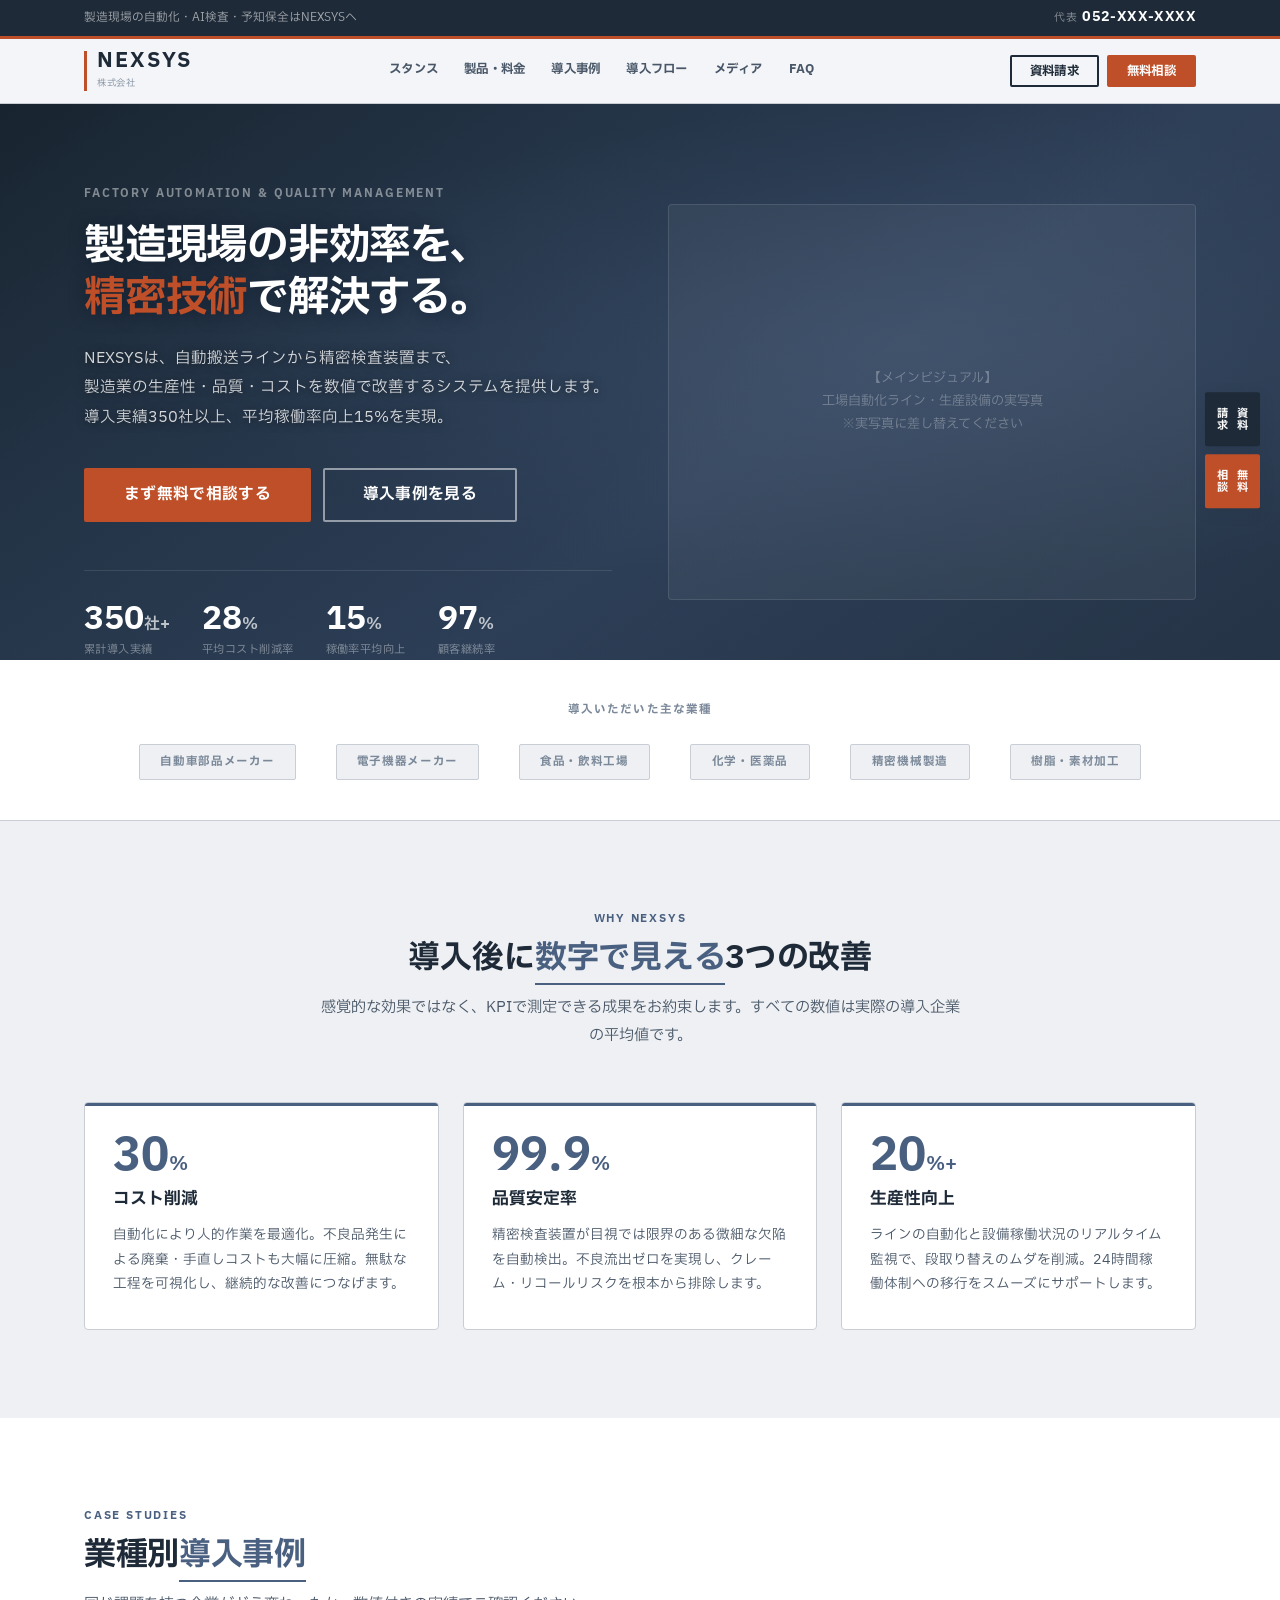
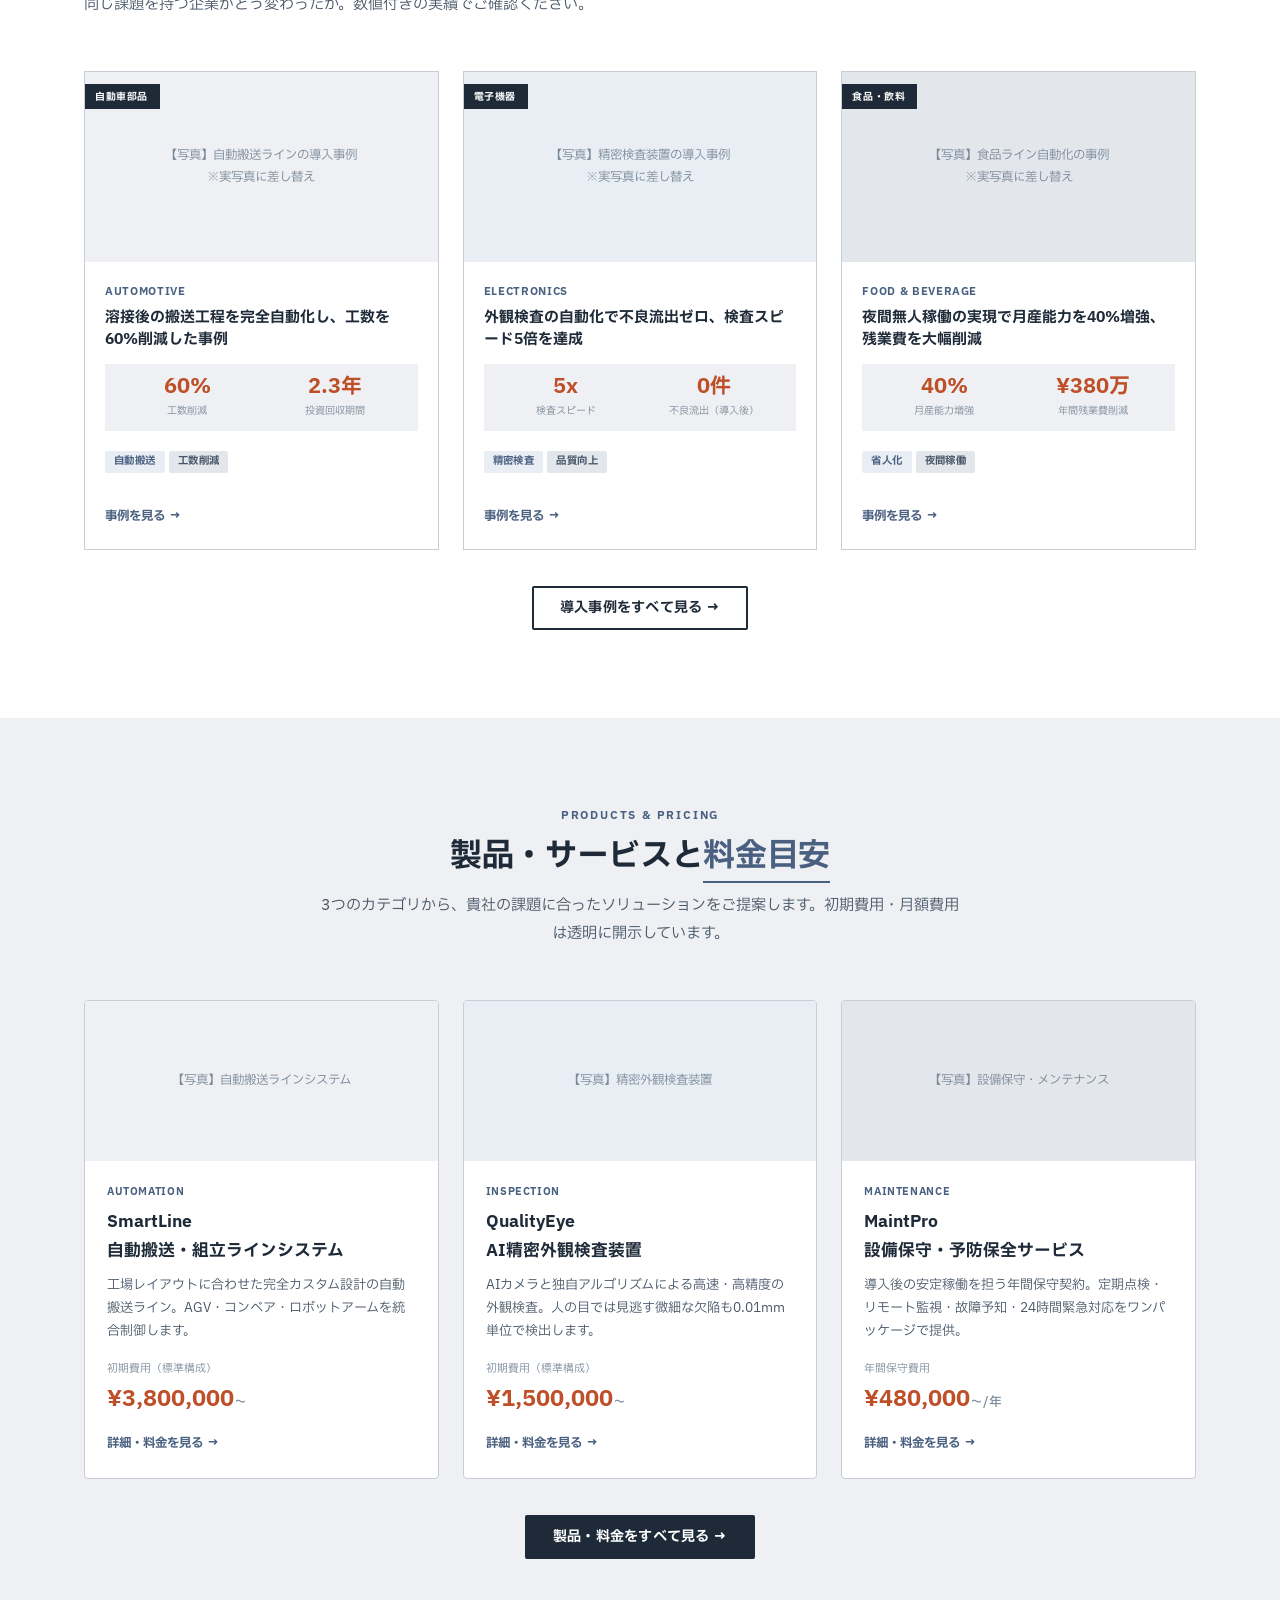
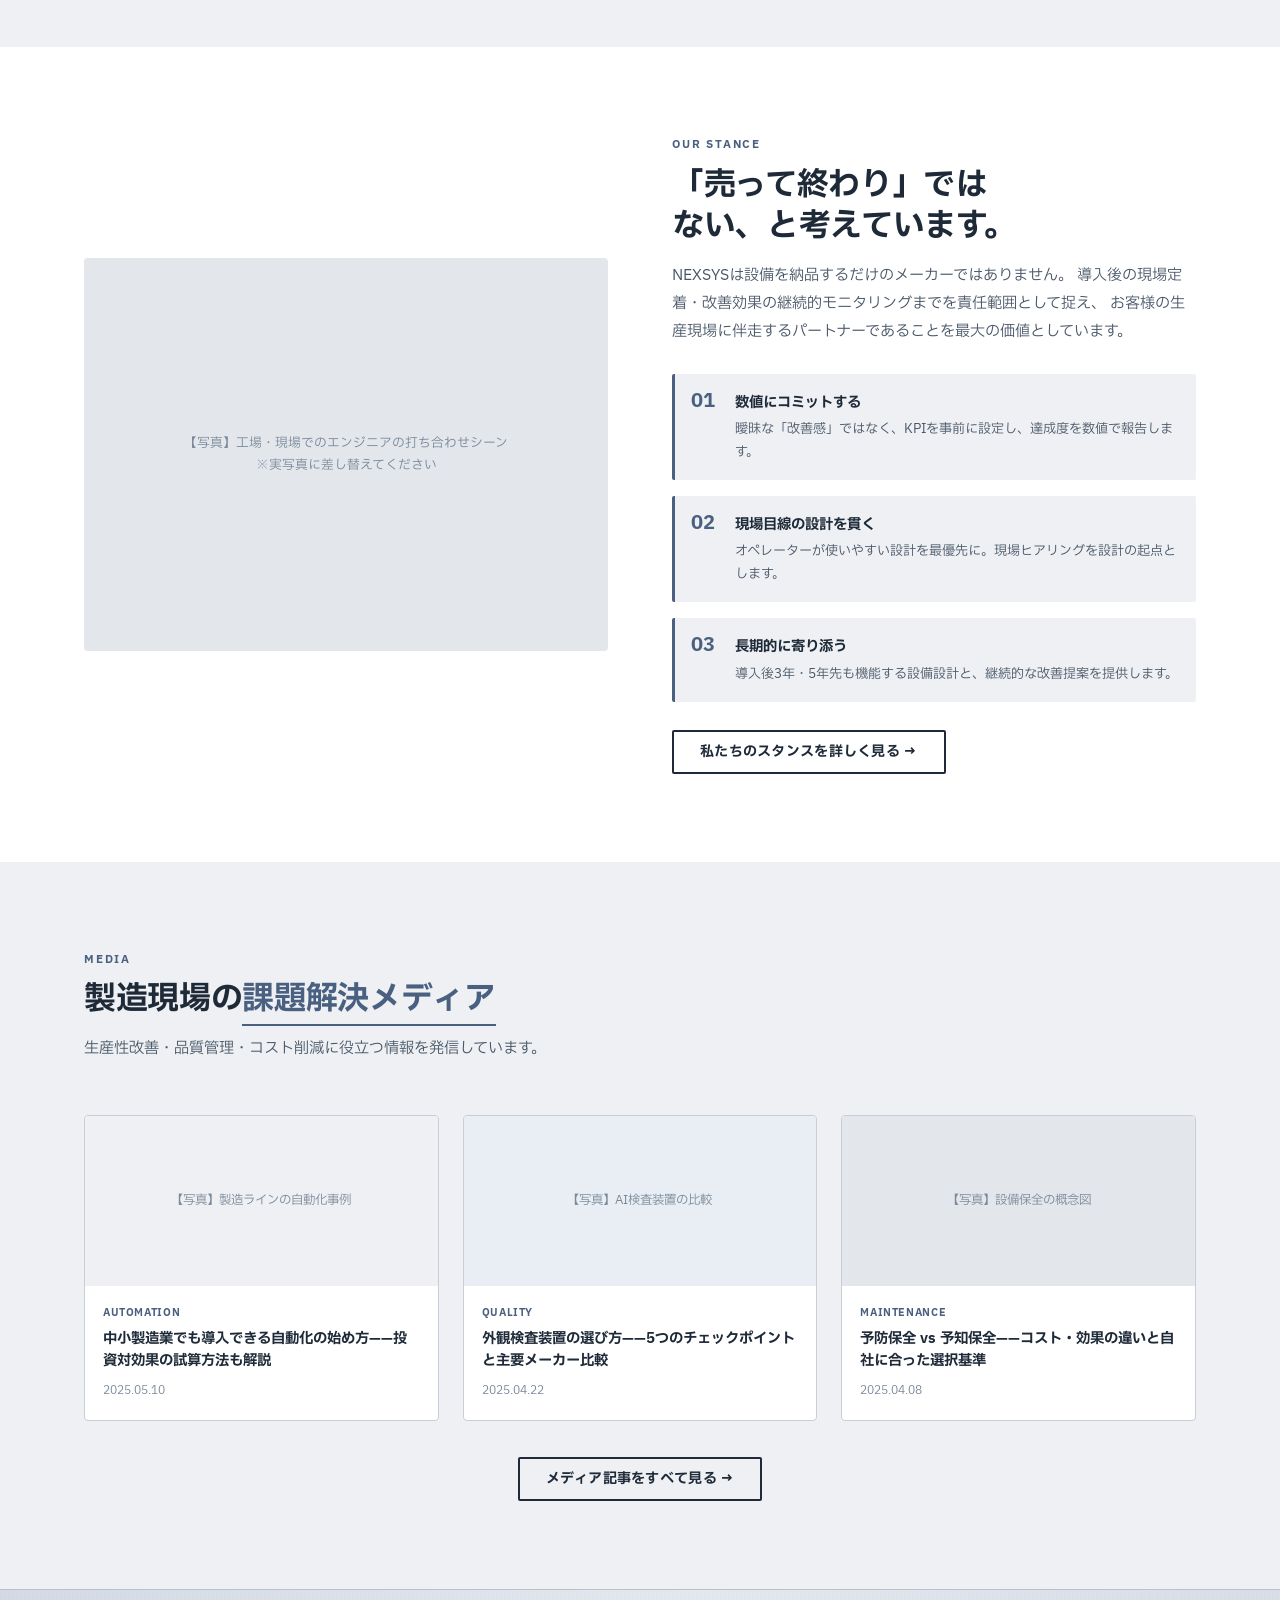
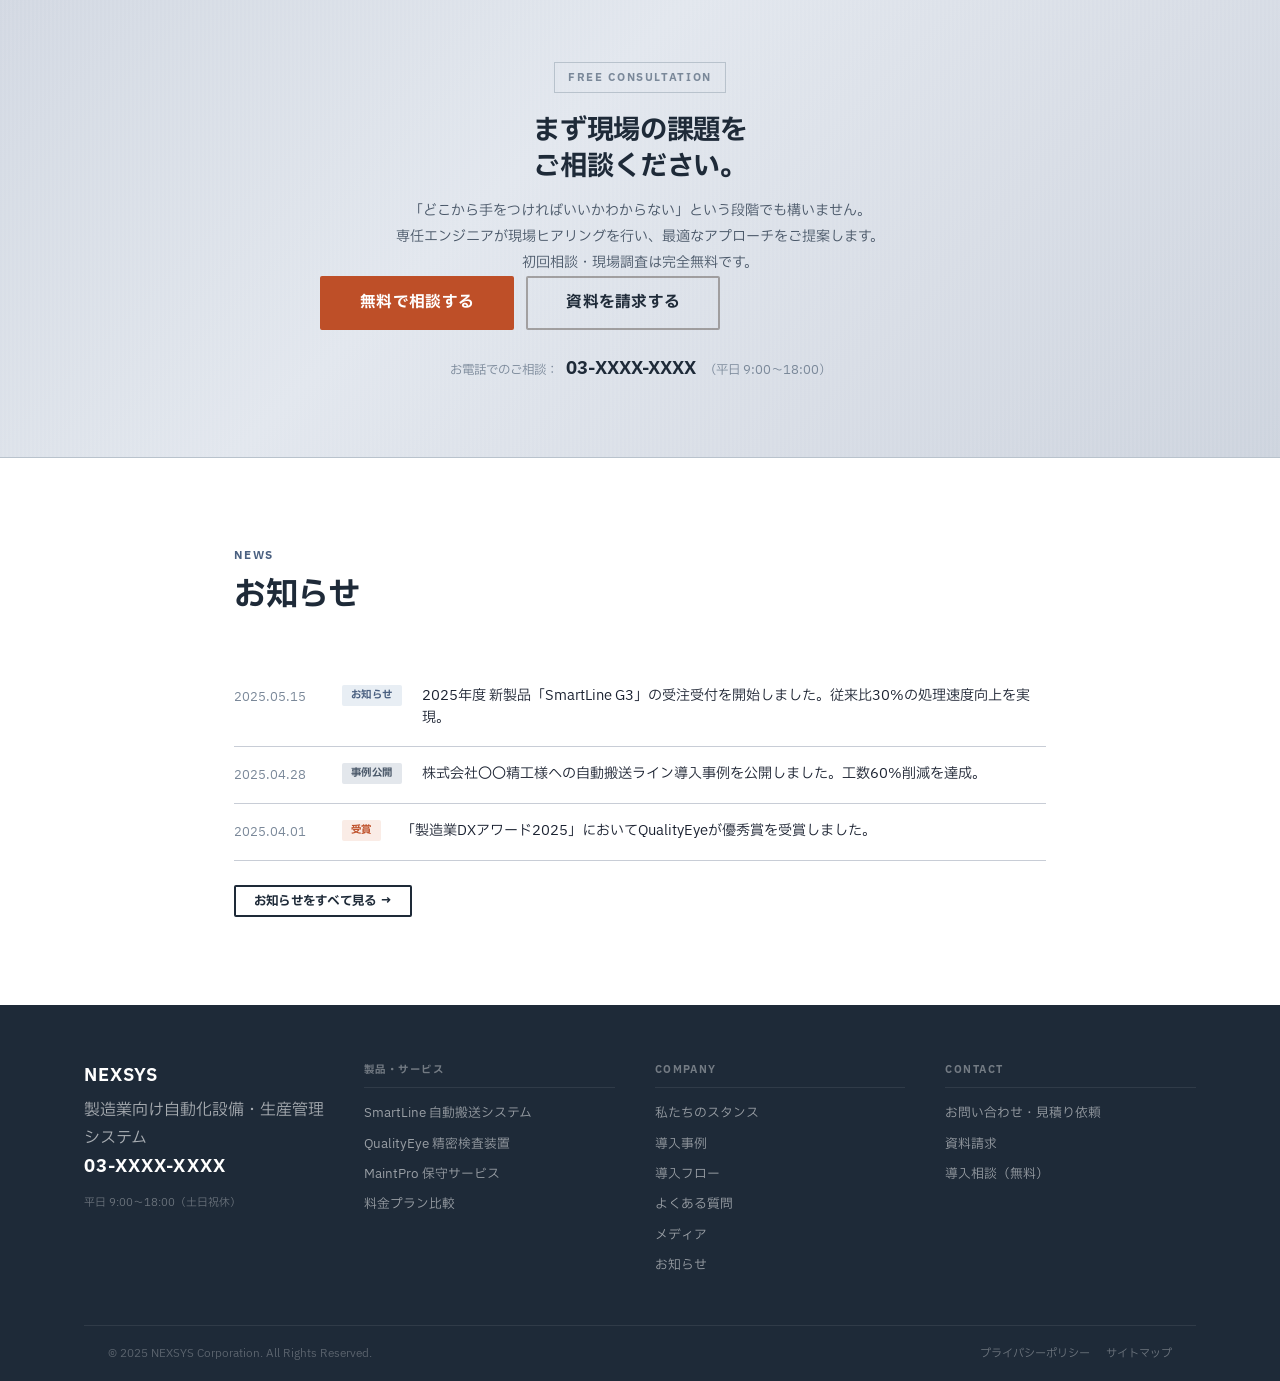
<file: index.html>
<!DOCTYPE html>
<html lang="ja">
<head>
<meta charset="UTF-8">
<meta name="viewport" content="width=device-width, initial-scale=1.0">
<title>NEXSYS株式会社 | 製造業向け自動化設備・生産管理システム</title>
<link rel="preconnect" href="https://fonts.googleapis.com">
<link href="https://fonts.googleapis.com/css2?family=IBM+Plex+Sans+JP:wght@400;500;700&display=swap" rel="stylesheet">
<link rel="stylesheet" href="style.css">
<style>
/* ===== HERO ===== */
.hero {
  background: linear-gradient(145deg, #18242F 0%, #243447 30%, #2C3E56 60%, #1E2D40 100%);
  padding: 80px 0 0;
  overflow: hidden;
  position: relative;
}
.hero::before {
  content: '';
  position: absolute;
  inset: 0;
  /* 右側に淡いスチールハイライト */
  background:
    radial-gradient(ellipse at 72% 44%, rgba(74,96,128,0.32) 0%, transparent 55%),
    linear-gradient(135deg, transparent 50%, rgba(255,255,255,0.03) 100%);
}
.hero-inner {
  display: grid;
  grid-template-columns: 1fr 1fr;
  gap: 56px;
  align-items: center;
  max-width: var(--container);
  margin: 0 auto;
  padding: 0 24px;
  position: relative;
  z-index: 1;
}
.hero-eyebrow {
  font-size: .72rem;
  font-weight: 700;
  letter-spacing: .16em;
  text-transform: uppercase;
  color: rgba(255,255,255,.45);
  display: block;
  margin-bottom: 16px;
}
.hero-h1 {
  font-size: 2.6rem;
  font-weight: 800;
  color: #fff;
  line-height: 1.25;
  letter-spacing: -.03em;
  margin-bottom: 20px;
  text-shadow: 0 2px 16px rgba(10,20,36,0.55);
}
.hero-h1 em { font-style: normal; color: var(--c-orange); }
.hero-desc { font-size: .97rem; color: rgba(255,255,255,.82); line-height: 1.9; margin-bottom: 36px; text-shadow: 0 1px 8px rgba(0,0,0,0.55); }
.hero-btns { display: flex; gap: 12px; flex-wrap: wrap; }
.hero-stats {
  display: flex;
  gap: 32px;
  margin-top: 48px;
  padding-top: 32px;
  border-top: 1px solid rgba(255,255,255,.1);
}
.hero-stat-num { font-size: 2rem; font-weight: 800; color: #fff; line-height: 1; }
.hero-stat-unit { font-size: 1rem; font-weight: 600; color: rgba(255,255,255,.7); }
.hero-stat-label { font-size: .7rem; color: rgba(255,255,255,.45); margin-top: 5px; letter-spacing: .04em; }
.hero-visual {
  aspect-ratio: 4/3;
  background: rgba(255,255,255,.05);
  border: 1px solid rgba(255,255,255,.1);
  border-radius: var(--r-md);
  display: flex;
  align-items: center;
  justify-content: center;
  color: rgba(255,255,255,.3);
  font-size: .82rem;
  text-align: center;
  padding: 24px;
  margin-bottom: 40px;
}

/* ===== CLIENTS ===== */
.clients { padding: 40px 0; border-bottom: 1px solid var(--c-border); }
.clients-label { font-size: .72rem; font-weight: 700; color: var(--c-text-3); letter-spacing: .1em; text-align: center; margin-bottom: 24px; }
.clients-logos {
  display: flex;
  align-items: center;
  justify-content: center;
  gap: 40px;
  flex-wrap: wrap;
}
.client-logo {
  height: 36px;
  padding: 6px 20px;
  background: var(--c-bg);
  border: 1px solid var(--c-border);
  border-radius: var(--r-sm);
  display: flex;
  align-items: center;
  justify-content: center;
  font-size: .72rem;
  font-weight: 700;
  color: var(--c-text-3);
  letter-spacing: .06em;
  min-width: 120px;
}

/* ===== BENEFITS ===== */
.benefits-grid { display: grid; grid-template-columns: repeat(3, 1fr); gap: 24px; }
.benefit-card {
  background: #fff;
  border: 1px solid var(--c-border);
  border-radius: var(--r-md);
  padding: 32px 28px;
  position: relative;
  overflow: hidden;
}
.benefit-card::before {
  content: '';
  position: absolute;
  top: 0; left: 0; right: 0;
  height: 3px;
  background: var(--c-blue);
}
.benefit-num {
  font-size: 2.8rem;
  font-weight: 800;
  color: var(--c-blue);
  line-height: 1;
  margin-bottom: 4px;
}
.benefit-num span { font-size: 1.2rem; font-weight: 600; }
.benefit-title { font-size: 1.05rem; font-weight: 700; color: var(--c-navy); margin-bottom: 10px; }
.benefit-desc { font-size: .85rem; color: var(--c-text-2); line-height: 1.8; }

/* ===== CASES PREVIEW ===== */
/* shared .cases-grid in style.css */

/* ===== PRODUCTS PREVIEW ===== */
.products-grid { display: grid; grid-template-columns: repeat(3, 1fr); gap: 24px; }
.product-card {
  background: #fff;
  border: 1px solid var(--c-border);
  border-radius: var(--r-md);
  overflow: hidden;
  transition: transform .2s, box-shadow .2s;
}
.product-card:hover { transform: translateY(-3px); box-shadow: var(--shadow); }
.product-thumb {
  height: 160px;
  background: var(--c-bg);
  display: flex;
  align-items: center;
  justify-content: center;
  color: var(--c-text-3);
  font-size: .78rem;
  text-align: center;
  padding: 20px;
}
.product-thumb--b { background: var(--c-blue-light); }
.product-thumb--d { background: var(--c-bg-alt); }
.product-body { padding: 22px; }
.product-tag { font-size: .65rem; font-weight: 700; color: var(--c-blue); letter-spacing: .06em; text-transform: uppercase; margin-bottom: 6px; display: block; }
.product-name { font-size: 1.05rem; font-weight: 700; color: var(--c-navy); margin-bottom: 8px; }
.product-desc { font-size: .82rem; color: var(--c-text-2); line-height: 1.75; margin-bottom: 16px; }
.product-price-label { font-size: .68rem; color: var(--c-text-3); margin-bottom: 2px; }
.product-price { font-size: 1.4rem; font-weight: 800; color: var(--c-orange); }
.product-price span { font-size: .8rem; font-weight: 500; color: var(--c-text-3); }
.product-link {
  display: inline-flex;
  align-items: center;
  gap: 4px;
  font-size: .78rem;
  font-weight: 700;
  color: var(--c-blue);
  margin-top: 14px;
}
.product-link::after { content: ' →'; }

/* ===== STANCE PREVIEW ===== */
.stance-inner {
  display: grid;
  grid-template-columns: 1fr 1fr;
  gap: 64px;
  align-items: center;
}
.stance-photo {
  aspect-ratio: 4/3;
  background: var(--c-bg-alt);
  border-radius: var(--r-md);
  display: flex;
  align-items: center;
  justify-content: center;
  color: var(--c-text-3);
  font-size: .8rem;
  text-align: center;
  padding: 24px;
}
.stance-body .sec-desc { max-width: none; }
.stance-values { margin-top: 28px; display: flex; flex-direction: column; gap: 16px; }
.stance-value {
  display: flex;
  align-items: flex-start;
  gap: 16px;
  padding: 16px;
  background: var(--c-bg);
  border-radius: var(--r-sm);
  border-left: 3px solid var(--c-blue);
}
.stance-value-num {
  font-size: 1.2rem;
  font-weight: 800;
  color: var(--c-blue);
  min-width: 28px;
  line-height: 1;
  padding-top: 2px;
}
.stance-value-title { font-size: .9rem; font-weight: 700; color: var(--c-navy); margin-bottom: 3px; }
.stance-value-desc { font-size: .82rem; color: var(--c-text-2); }

/* ===== BLOG PREVIEW ===== */
.blog-grid { display: grid; grid-template-columns: repeat(3, 1fr); gap: 24px; }
.blog-card {
  background: #fff;
  border: 1px solid var(--c-border);
  border-radius: var(--r-md);
  overflow: hidden;
  transition: transform .2s, box-shadow .2s;
  display: block;
}
.blog-card:hover { transform: translateY(-3px); box-shadow: var(--shadow); }
.blog-thumb {
  height: 170px;
  background: var(--c-bg);
  display: flex;
  align-items: center;
  justify-content: center;
  color: var(--c-text-3);
  font-size: .78rem;
  text-align: center;
  padding: 16px;
}
.blog-thumb--b { background: var(--c-blue-light); }
.blog-thumb--d { background: var(--c-bg-alt); }
.blog-body { padding: 18px; }
.blog-cat { font-size: .65rem; font-weight: 700; color: var(--c-blue); letter-spacing: .06em; text-transform: uppercase; margin-bottom: 6px; display: block; }
.blog-title { font-size: .9rem; font-weight: 700; color: var(--c-navy); line-height: 1.5; margin-bottom: 10px; }
.blog-date { font-size: .72rem; color: var(--c-text-3); }

/* ===== NEWS ===== */
/* .news-item は style.css に定義済み */

/* ===== RESPONSIVE ===== */
@media (max-width: 1024px) {
  .hero-inner { grid-template-columns: 1fr; }
  .hero-visual { display: none; }
  .benefits-grid { grid-template-columns: repeat(2, 1fr); }
  .products-grid { grid-template-columns: repeat(2, 1fr); }
  .stance-inner { grid-template-columns: 1fr; }
  .stance-photo { display: none; }
  .blog-grid { grid-template-columns: repeat(2, 1fr); }
}
@media (max-width: 768px) {
  .hero-h1 { font-size: 1.9rem; }
  .hero-stats { gap: 20px; }
  .benefits-grid, .products-grid, .blog-grid { grid-template-columns: 1fr; }
  .clients-logos { gap: 16px; }
}
</style>
</head>
<body>

<div class="topbar">
  <div class="topbar-inner">
    <span>製造現場の自動化・AI検査・予知保全はNEXSYSへ</span>
    <a href="tel:052XXXXXXXX" class="topbar-tel"><span>代表</span>052-XXX-XXXX</a>
  </div>
</div>

<header id="header">
  <div class="header-inner">
    <a href="index.html" class="logo">
      <span class="logo-mark">NEXSYS</span>
      <span class="logo-tagline">株式会社</span>
    </a>
    <nav>
      <a href="why.html" class="nav-link">スタンス</a>
      <a href="items.html" class="nav-link">製品・料金</a>
      <a href="cases.html" class="nav-link">導入事例</a>
      <a href="flow.html" class="nav-link">導入フロー</a>
      <a href="blog.html" class="nav-link">メディア</a>
      <a href="faq.html" class="nav-link">FAQ</a>
    </nav>
    <div class="header-actions">
      <a href="contact.html" class="btn btn-outline btn-sm">資料請求</a>
      <a href="contact.html" class="btn btn-primary btn-sm">無料相談</a>
    </div>
    <button class="menu-toggle" id="menuToggle" aria-expanded="false" aria-label="メニューを開く">
      <span></span><span></span><span></span>
    </button>
  </div>
</header>
<nav id="mobile-nav">
  <a href="why.html" class="nav-link">スタンス</a>
  <a href="items.html" class="nav-link">製品・料金</a>
  <a href="cases.html" class="nav-link">導入事例</a>
  <a href="flow.html" class="nav-link">導入フロー</a>
  <a href="blog.html" class="nav-link">メディア</a>
  <a href="faq.html" class="nav-link">FAQ</a>
  <div class="mobile-actions">
    <a href="contact.html" class="btn btn-primary btn-block">無料相談する</a>
  </div>
</nav>

<div class="float-cta">
  <a href="contact.html" class="float-btn">資料<br>請求</a>
  <a href="contact.html" class="float-btn float-btn--orange">無料<br>相談</a>
</div>

<!-- ============================================================
     HERO
     ============================================================ -->
<section class="hero">
  <div class="hero-inner">
    <div>
      <span class="hero-eyebrow">Factory Automation &amp; Quality Management</span>
      <h1 class="hero-h1">製造現場の非効率を、<br><em>精密技術</em>で解決する。</h1>
      <p class="hero-desc">
        NEXSYSは、自動搬送ラインから精密検査装置まで、<br>
        製造業の生産性・品質・コストを数値で改善するシステムを提供します。<br>
        導入実績350社以上、平均稼働率向上15%を実現。
      </p>
      <div class="hero-btns">
        <a href="contact.html" class="btn btn-primary btn-lg">まず無料で相談する</a>
        <a href="cases.html"   class="btn btn-outline-white btn-lg">導入事例を見る</a>
      </div>
      <div class="hero-stats">
        <div>
          <div class="hero-stat-num">350<span class="hero-stat-unit">社+</span></div>
          <div class="hero-stat-label">累計導入実績</div>
        </div>
        <div>
          <div class="hero-stat-num">28<span class="hero-stat-unit">%</span></div>
          <div class="hero-stat-label">平均コスト削減率</div>
        </div>
        <div>
          <div class="hero-stat-num">15<span class="hero-stat-unit">%</span></div>
          <div class="hero-stat-label">稼働率平均向上</div>
        </div>
        <div>
          <div class="hero-stat-num">97<span class="hero-stat-unit">%</span></div>
          <div class="hero-stat-label">顧客継続率</div>
        </div>
      </div>
    </div>
    <div class="hero-visual">
      【メインビジュアル】<br>工場自動化ライン・生産設備の実写真<br>※実写真に差し替えてください
    </div>
  </div>
</section>

<!-- ============================================================
     CLIENT LOGOS（信頼性・実績）
     ============================================================ -->
<div class="clients">
  <div class="container">
    <p class="clients-label">導入いただいた主な業種</p>
    <div class="clients-logos">
      <div class="client-logo">自動車部品メーカー</div>
      <div class="client-logo">電子機器メーカー</div>
      <div class="client-logo">食品・飲料工場</div>
      <div class="client-logo">化学・医薬品</div>
      <div class="client-logo">精密機械製造</div>
      <div class="client-logo">樹脂・素材加工</div>
    </div>
  </div>
</div>

<!-- ============================================================
     BENEFITS（メリット — 数字で示す）
     ============================================================ -->
<section class="section section--alt">
  <div class="container">
    <div class="sec-header center">
      <span class="sec-eyebrow">Why NEXSYS</span>
      <h2 class="sec-title">導入後に<em>数字で見える</em>3つの改善</h2>
      <p class="sec-desc">感覚的な効果ではなく、KPIで測定できる成果をお約束します。すべての数値は実際の導入企業の平均値です。</p>
    </div>
    <div class="benefits-grid">
      <div class="benefit-card fade-in">
        <div class="benefit-num">30<span>%</span></div>
        <div class="benefit-title">コスト削減</div>
        <p class="benefit-desc">自動化により人的作業を最適化。不良品発生による廃棄・手直しコストも大幅に圧縮。無駄な工程を可視化し、継続的な改善につなげます。</p>
      </div>
      <div class="benefit-card fade-in fade-in-delay-1">
        <div class="benefit-num">99.9<span>%</span></div>
        <div class="benefit-title">品質安定率</div>
        <p class="benefit-desc">精密検査装置が目視では限界のある微細な欠陥を自動検出。不良流出ゼロを実現し、クレーム・リコールリスクを根本から排除します。</p>
      </div>
      <div class="benefit-card fade-in fade-in-delay-2">
        <div class="benefit-num">20<span>%+</span></div>
        <div class="benefit-title">生産性向上</div>
        <p class="benefit-desc">ラインの自動化と設備稼働状況のリアルタイム監視で、段取り替えのムダを削減。24時間稼働体制への移行をスムーズにサポートします。</p>
      </div>
    </div>
  </div>
</section>

<!-- ============================================================
     CASE STUDIES PREVIEW（導入事例）
     ============================================================ -->
<section class="section">
  <div class="container">
    <div class="sec-header">
      <span class="sec-eyebrow">Case Studies</span>
      <h2 class="sec-title">業種別<em>導入事例</em></h2>
      <p class="sec-desc">同じ課題を持つ企業がどう変わったか。数値付きの実績でご確認ください。</p>
    </div>
    <div class="cases-grid">
      <!-- Case 1 -->
      <a href="cases.html" class="case-card fade-in">
        <div class="case-photo">
          <span class="case-ribbon">自動車部品</span>
          【写真】自動搬送ラインの導入事例<br>※実写真に差し替え
        </div>
        <div class="case-body">
          <div class="case-category">Automotive</div>
          <div class="case-title">溶接後の搬送工程を完全自動化し、工数を60%削減した事例</div>
          <div class="case-result">
            <div class="case-result-item">
              <div class="case-result-num">60%</div>
              <div class="case-result-label">工数削減</div>
            </div>
            <div class="case-result-item">
              <div class="case-result-num">2.3年</div>
              <div class="case-result-label">投資回収期間</div>
            </div>
          </div>
          <div><span class="tag tag--blue">自動搬送</span> <span class="tag tag--gray">工数削減</span></div>
          <br><span class="case-link">事例を見る</span>
        </div>
      </a>
      <!-- Case 2 -->
      <a href="cases.html" class="case-card fade-in fade-in-delay-1">
        <div class="case-photo case-photo--b">
          <span class="case-ribbon">電子機器</span>
          【写真】精密検査装置の導入事例<br>※実写真に差し替え
        </div>
        <div class="case-body">
          <div class="case-category">Electronics</div>
          <div class="case-title">外観検査の自動化で不良流出ゼロ、検査スピード5倍を達成</div>
          <div class="case-result">
            <div class="case-result-item">
              <div class="case-result-num">5x</div>
              <div class="case-result-label">検査スピード</div>
            </div>
            <div class="case-result-item">
              <div class="case-result-num">0件</div>
              <div class="case-result-label">不良流出（導入後）</div>
            </div>
          </div>
          <div><span class="tag tag--blue">精密検査</span> <span class="tag tag--gray">品質向上</span></div>
          <br><span class="case-link">事例を見る</span>
        </div>
      </a>
      <!-- Case 3 -->
      <a href="cases.html" class="case-card fade-in fade-in-delay-2">
        <div class="case-photo case-photo--d">
          <span class="case-ribbon">食品・飲料</span>
          【写真】食品ライン自動化の事例<br>※実写真に差し替え
        </div>
        <div class="case-body">
          <div class="case-category">Food &amp; Beverage</div>
          <div class="case-title">夜間無人稼働の実現で月産能力を40%増強、残業費を大幅削減</div>
          <div class="case-result">
            <div class="case-result-item">
              <div class="case-result-num">40%</div>
              <div class="case-result-label">月産能力増強</div>
            </div>
            <div class="case-result-item">
              <div class="case-result-num">¥380万</div>
              <div class="case-result-label">年間残業費削減</div>
            </div>
          </div>
          <div><span class="tag tag--blue">省人化</span> <span class="tag tag--gray">夜間稼働</span></div>
          <br><span class="case-link">事例を見る</span>
        </div>
      </a>
    </div>
    <div style="text-align:center;margin-top:36px;">
      <a href="cases.html" class="btn btn-outline">導入事例をすべて見る →</a>
    </div>
  </div>
</section>

<!-- ============================================================
     PRODUCTS PREVIEW（製品・料金）
     ============================================================ -->
<section class="section section--alt">
  <div class="container">
    <div class="sec-header center">
      <span class="sec-eyebrow">Products &amp; Pricing</span>
      <h2 class="sec-title">製品・サービスと<em>料金目安</em></h2>
      <p class="sec-desc">3つのカテゴリから、貴社の課題に合ったソリューションをご提案します。初期費用・月額費用は透明に開示しています。</p>
    </div>
    <div class="products-grid">
      <!-- Product 1 -->
      <div class="product-card fade-in">
        <div class="product-thumb">【写真】自動搬送ラインシステム</div>
        <div class="product-body">
          <span class="product-tag">Automation</span>
          <div class="product-name">SmartLine<br>自動搬送・組立ラインシステム</div>
          <p class="product-desc">工場レイアウトに合わせた完全カスタム設計の自動搬送ライン。AGV・コンベア・ロボットアームを統合制御します。</p>
          <div class="product-price-label">初期費用（標準構成）</div>
          <div class="product-price">¥3,800,000<span>〜</span></div>
          <a href="items.html#smartline" class="product-link">詳細・料金を見る</a>
        </div>
      </div>
      <!-- Product 2 -->
      <div class="product-card fade-in fade-in-delay-1">
        <div class="product-thumb product-thumb--b">【写真】精密外観検査装置</div>
        <div class="product-body">
          <span class="product-tag">Inspection</span>
          <div class="product-name">QualityEye<br>AI精密外観検査装置</div>
          <p class="product-desc">AIカメラと独自アルゴリズムによる高速・高精度の外観検査。人の目では見逃す微細な欠陥も0.01mm単位で検出します。</p>
          <div class="product-price-label">初期費用（標準構成）</div>
          <div class="product-price">¥1,500,000<span>〜</span></div>
          <a href="items.html#qualityeye" class="product-link">詳細・料金を見る</a>
        </div>
      </div>
      <!-- Product 3 -->
      <div class="product-card fade-in fade-in-delay-2">
        <div class="product-thumb product-thumb--d">【写真】設備保守・メンテナンス</div>
        <div class="product-body">
          <span class="product-tag">Maintenance</span>
          <div class="product-name">MaintPro<br>設備保守・予防保全サービス</div>
          <p class="product-desc">導入後の安定稼働を担う年間保守契約。定期点検・リモート監視・故障予知・24時間緊急対応をワンパッケージで提供。</p>
          <div class="product-price-label">年間保守費用</div>
          <div class="product-price">¥480,000<span>〜/年</span></div>
          <a href="items.html#maintpro" class="product-link">詳細・料金を見る</a>
        </div>
      </div>
    </div>
    <div style="text-align:center;margin-top:36px;">
      <a href="items.html" class="btn btn-secondary">製品・料金をすべて見る →</a>
    </div>
  </div>
</section>

<!-- ============================================================
     STANCE PREVIEW（私たちのスタンス）
     ============================================================ -->
<section class="section">
  <div class="container">
    <div class="stance-inner">
      <div class="stance-photo">
        【写真】工場・現場でのエンジニアの打ち合わせシーン<br>
        ※実写真に差し替えてください
      </div>
      <div class="stance-body fade-in">
        <span class="sec-eyebrow">Our Stance</span>
        <h2 class="sec-title">「売って終わり」では<br>ない、と考えています。</h2>
        <p class="sec-desc">
          NEXSYSは設備を納品するだけのメーカーではありません。
          導入後の現場定着・改善効果の継続的モニタリングまでを責任範囲として捉え、
          お客様の生産現場に伴走するパートナーであることを最大の価値としています。
        </p>
        <div class="stance-values">
          <div class="stance-value">
            <div class="stance-value-num">01</div>
            <div>
              <div class="stance-value-title">数値にコミットする</div>
              <div class="stance-value-desc">曖昧な「改善感」ではなく、KPIを事前に設定し、達成度を数値で報告します。</div>
            </div>
          </div>
          <div class="stance-value">
            <div class="stance-value-num">02</div>
            <div>
              <div class="stance-value-title">現場目線の設計を貫く</div>
              <div class="stance-value-desc">オペレーターが使いやすい設計を最優先に。現場ヒアリングを設計の起点とします。</div>
            </div>
          </div>
          <div class="stance-value">
            <div class="stance-value-num">03</div>
            <div>
              <div class="stance-value-title">長期的に寄り添う</div>
              <div class="stance-value-desc">導入後3年・5年先も機能する設備設計と、継続的な改善提案を提供します。</div>
            </div>
          </div>
        </div>
        <div style="margin-top:28px;">
          <a href="why.html" class="btn btn-outline">私たちのスタンスを詳しく見る →</a>
        </div>
      </div>
    </div>
  </div>
</section>

<!-- ============================================================
     BLOG PREVIEW（オウンドメディア）
     ============================================================ -->
<section class="section section--alt">
  <div class="container">
    <div class="sec-header">
      <span class="sec-eyebrow">Media</span>
      <h2 class="sec-title">製造現場の<em>課題解決メディア</em></h2>
      <p class="sec-desc">生産性改善・品質管理・コスト削減に役立つ情報を発信しています。</p>
    </div>
    <div class="blog-grid">
      <a href="blog-single.html" class="blog-card fade-in">
        <div class="blog-thumb">【写真】製造ラインの自動化事例</div>
        <div class="blog-body">
          <span class="blog-cat">Automation</span>
          <div class="blog-title">中小製造業でも導入できる自動化の始め方——投資対効果の試算方法も解説</div>
          <div class="blog-date">2025.05.10</div>
        </div>
      </a>
      <a href="blog-single.html" class="blog-card fade-in fade-in-delay-1">
        <div class="blog-thumb blog-thumb--b">【写真】AI検査装置の比較</div>
        <div class="blog-body">
          <span class="blog-cat">Quality</span>
          <div class="blog-title">外観検査装置の選び方——5つのチェックポイントと主要メーカー比較</div>
          <div class="blog-date">2025.04.22</div>
        </div>
      </a>
      <a href="blog-single.html" class="blog-card fade-in fade-in-delay-2">
        <div class="blog-thumb blog-thumb--d">【写真】設備保全の概念図</div>
        <div class="blog-body">
          <span class="blog-cat">Maintenance</span>
          <div class="blog-title">予防保全 vs 予知保全——コスト・効果の違いと自社に合った選択基準</div>
          <div class="blog-date">2025.04.08</div>
        </div>
      </a>
    </div>
    <div style="text-align:center;margin-top:36px;">
      <a href="blog.html" class="btn btn-outline">メディア記事をすべて見る →</a>
    </div>
  </div>
</section>

<!-- ============================================================
     CTA BANNER
     ============================================================ -->
<section class="cta-banner">
  <div class="container">
    <div class="cta-inner">
      <span class="cta-label">Free Consultation</span>
      <h2 class="cta-title">まず現場の課題を<br>ご相談ください。</h2>
      <p class="cta-desc">
        「どこから手をつければいいかわからない」という段階でも構いません。<br>
        専任エンジニアが現場ヒアリングを行い、最適なアプローチをご提案します。<br>
        初回相談・現場調査は完全無料です。
      </p>
      <div class="cta-btns">
        <a href="contact.html" class="btn btn-primary btn-lg">無料で相談する</a>
        <a href="contact.html" class="btn btn-outline-white btn-lg">資料を請求する</a>
      </div>
      <div class="cta-tel">お電話でのご相談：<strong>03-XXXX-XXXX</strong>（平日 9:00〜18:00）</div>
    </div>
  </div>
</section>

<!-- ============================================================
     NEWS
     ============================================================ -->
<section class="section">
  <div class="container" style="max-width:860px;">
    <div class="sec-header">
      <span class="sec-eyebrow">News</span>
      <h2 class="sec-title">お知らせ</h2>
    </div>
    <a href="news.html" class="news-item">
      <span class="news-date">2025.05.15</span>
      <span class="tag tag--blue" style="flex-shrink:0;">お知らせ</span>
      <span class="news-title">2025年度 新製品「SmartLine G3」の受注受付を開始しました。従来比30%の処理速度向上を実現。</span>
    </a>
    <a href="news.html" class="news-item">
      <span class="news-date">2025.04.28</span>
      <span class="tag tag--gray" style="flex-shrink:0;">事例公開</span>
      <span class="news-title">株式会社〇〇精工様への自動搬送ライン導入事例を公開しました。工数60%削減を達成。</span>
    </a>
    <a href="news.html" class="news-item">
      <span class="news-date">2025.04.01</span>
      <span class="tag tag--orange" style="flex-shrink:0;">受賞</span>
      <span class="news-title">「製造業DXアワード2025」においてQualityEyeが優秀賞を受賞しました。</span>
    </a>
    <div style="margin-top:24px;">
      <a href="news.html" class="btn btn-outline btn-sm">お知らせをすべて見る →</a>
    </div>
  </div>
</section>

<!-- FOOTER -->
<footer>
  <div class="container">
    <div class="footer-top">
      <div>
        <span class="footer-logo-mark">NEXSYS</span>
        <p class="footer-tagline">製造業向け自動化設備・生産管理システム</p>
        <span class="footer-tel">03-XXXX-XXXX</span>
        <span class="footer-hours">平日 9:00〜18:00（土日祝休）</span>
      </div>
      <div class="footer-col">
        <h4>製品・サービス</h4>
        <ul>
          <li><a href="items.html#smartline">SmartLine 自動搬送システム</a></li>
          <li><a href="items.html#qualityeye">QualityEye 精密検査装置</a></li>
          <li><a href="items.html#maintpro">MaintPro 保守サービス</a></li>
          <li><a href="items.html#pricing">料金プラン比較</a></li>
        </ul>
      </div>
      <div class="footer-col">
        <h4>Company</h4>
        <ul>
          <li><a href="why.html">私たちのスタンス</a></li>
          <li><a href="cases.html">導入事例</a></li>
          <li><a href="flow.html">導入フロー</a></li>
          <li><a href="faq.html">よくある質問</a></li>
          <li><a href="blog.html">メディア</a></li>
          <li><a href="news.html">お知らせ</a></li>
        </ul>
      </div>
      <div class="footer-col">
        <h4>Contact</h4>
        <ul>
          <li><a href="contact.html">お問い合わせ・見積り依頼</a></li>
          <li><a href="contact.html">資料請求</a></li>
          <li><a href="contact.html">導入相談（無料）</a></li>
        </ul>
      </div>
    </div>
    <div class="footer-bottom">
      <div>© 2025 NEXSYS Corporation. All Rights Reserved.</div>
      <div class="footer-links">
        <a href="#">プライバシーポリシー</a>
        <a href="#">サイトマップ</a>
      </div>
    </div>
  </div>
</footer>

<script src="main.js"></script>
</body>
</html>
</file>
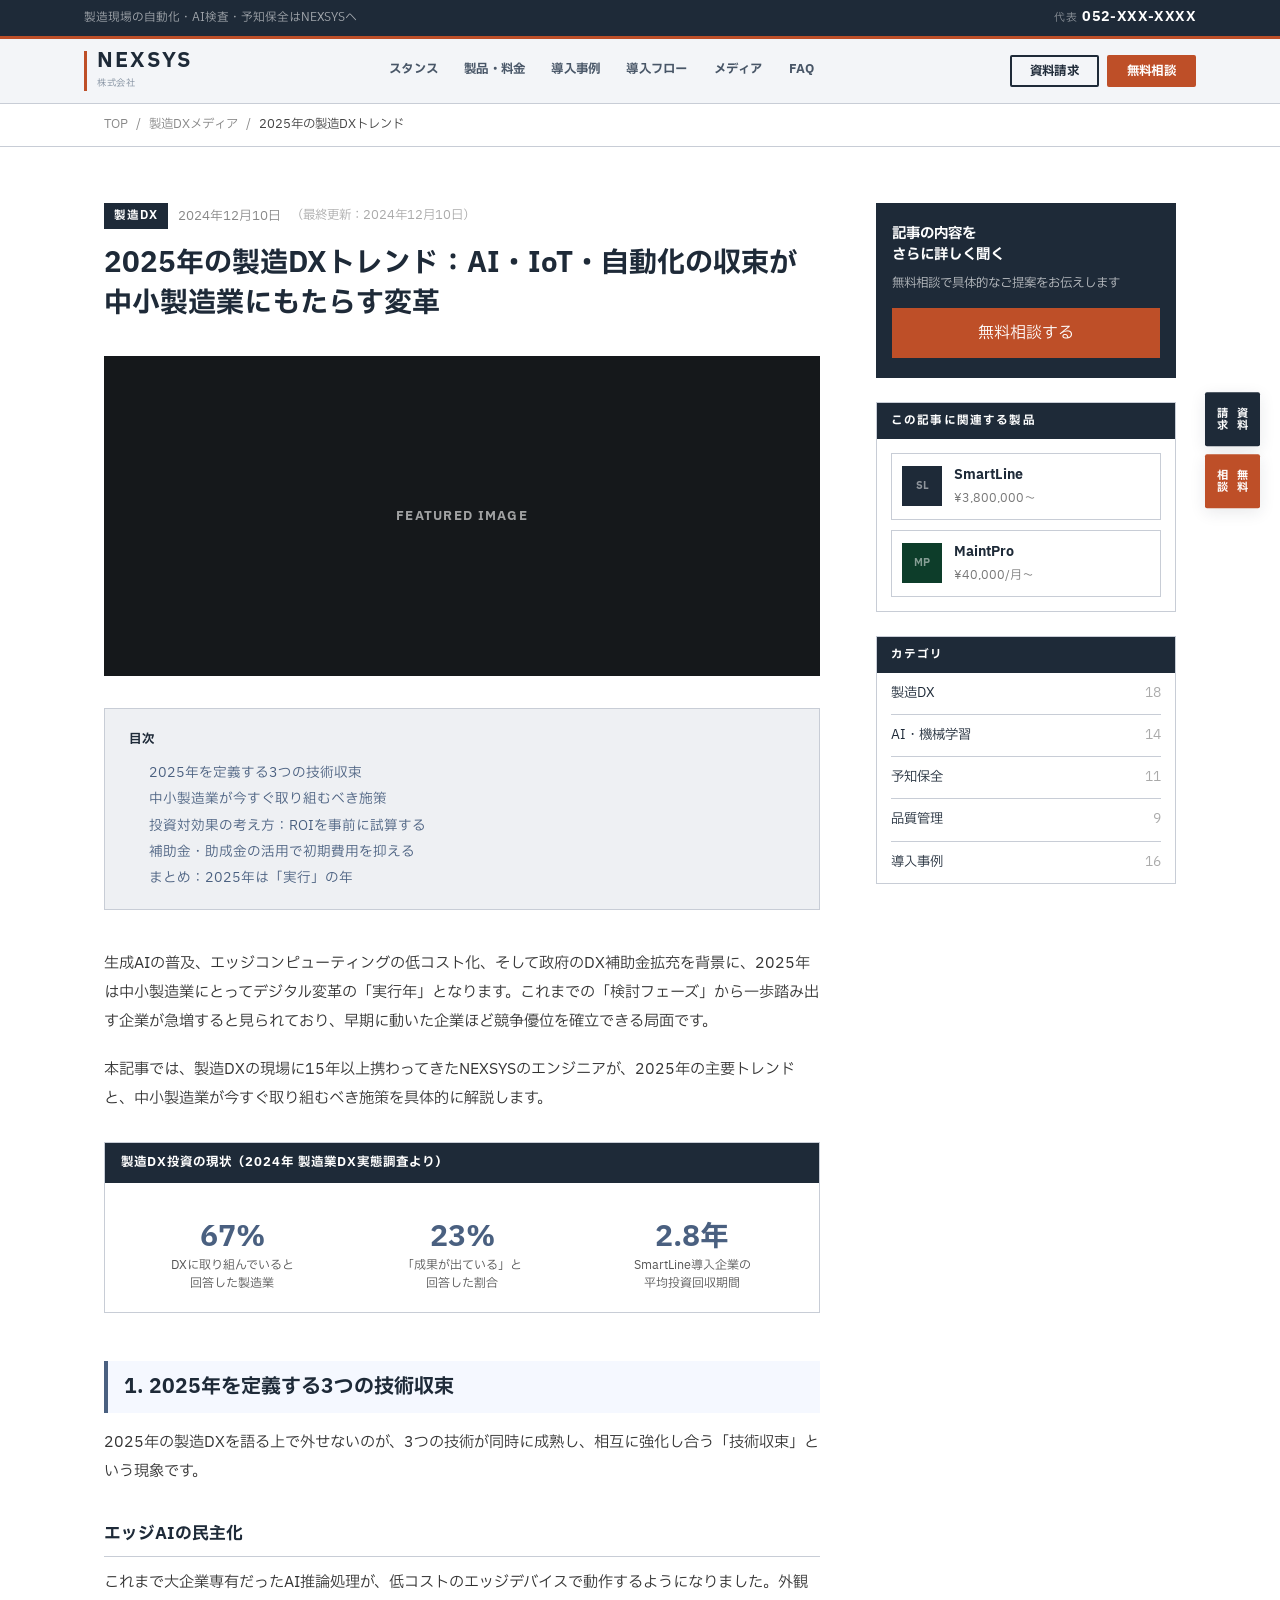
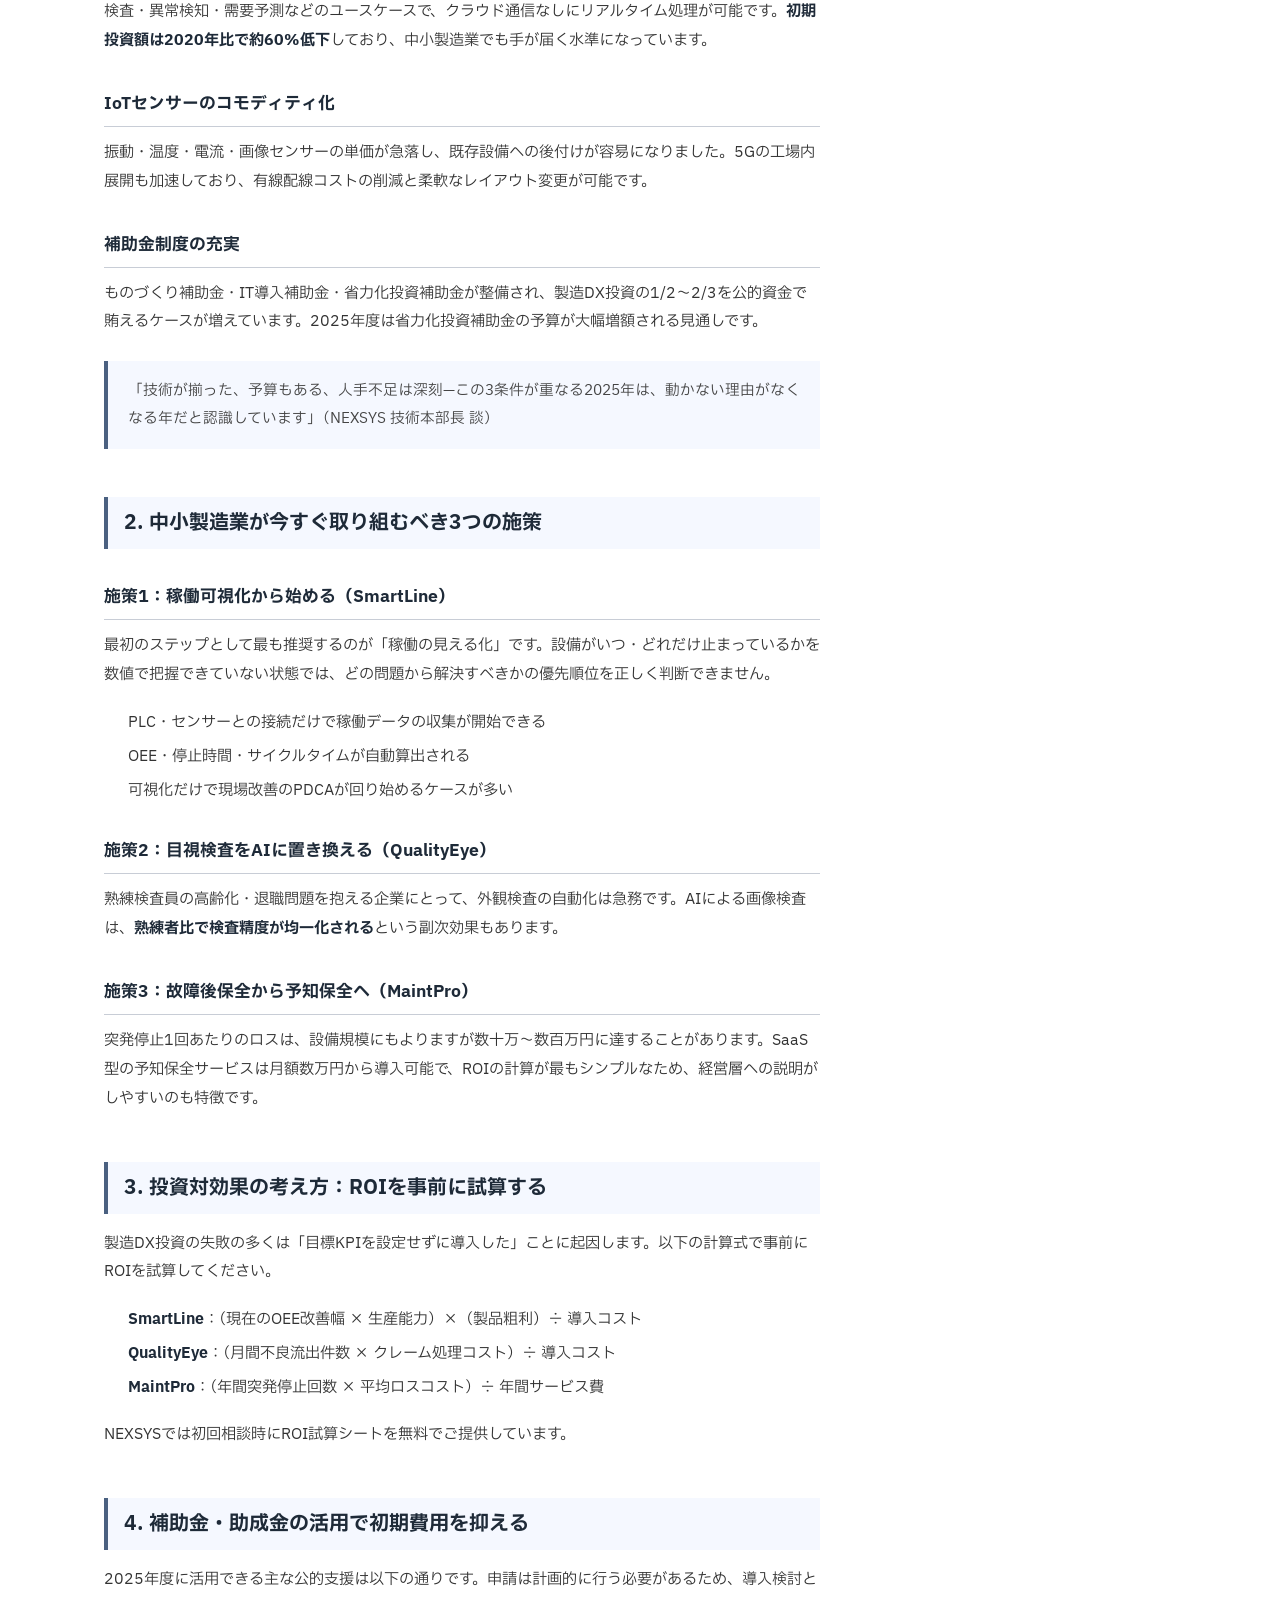
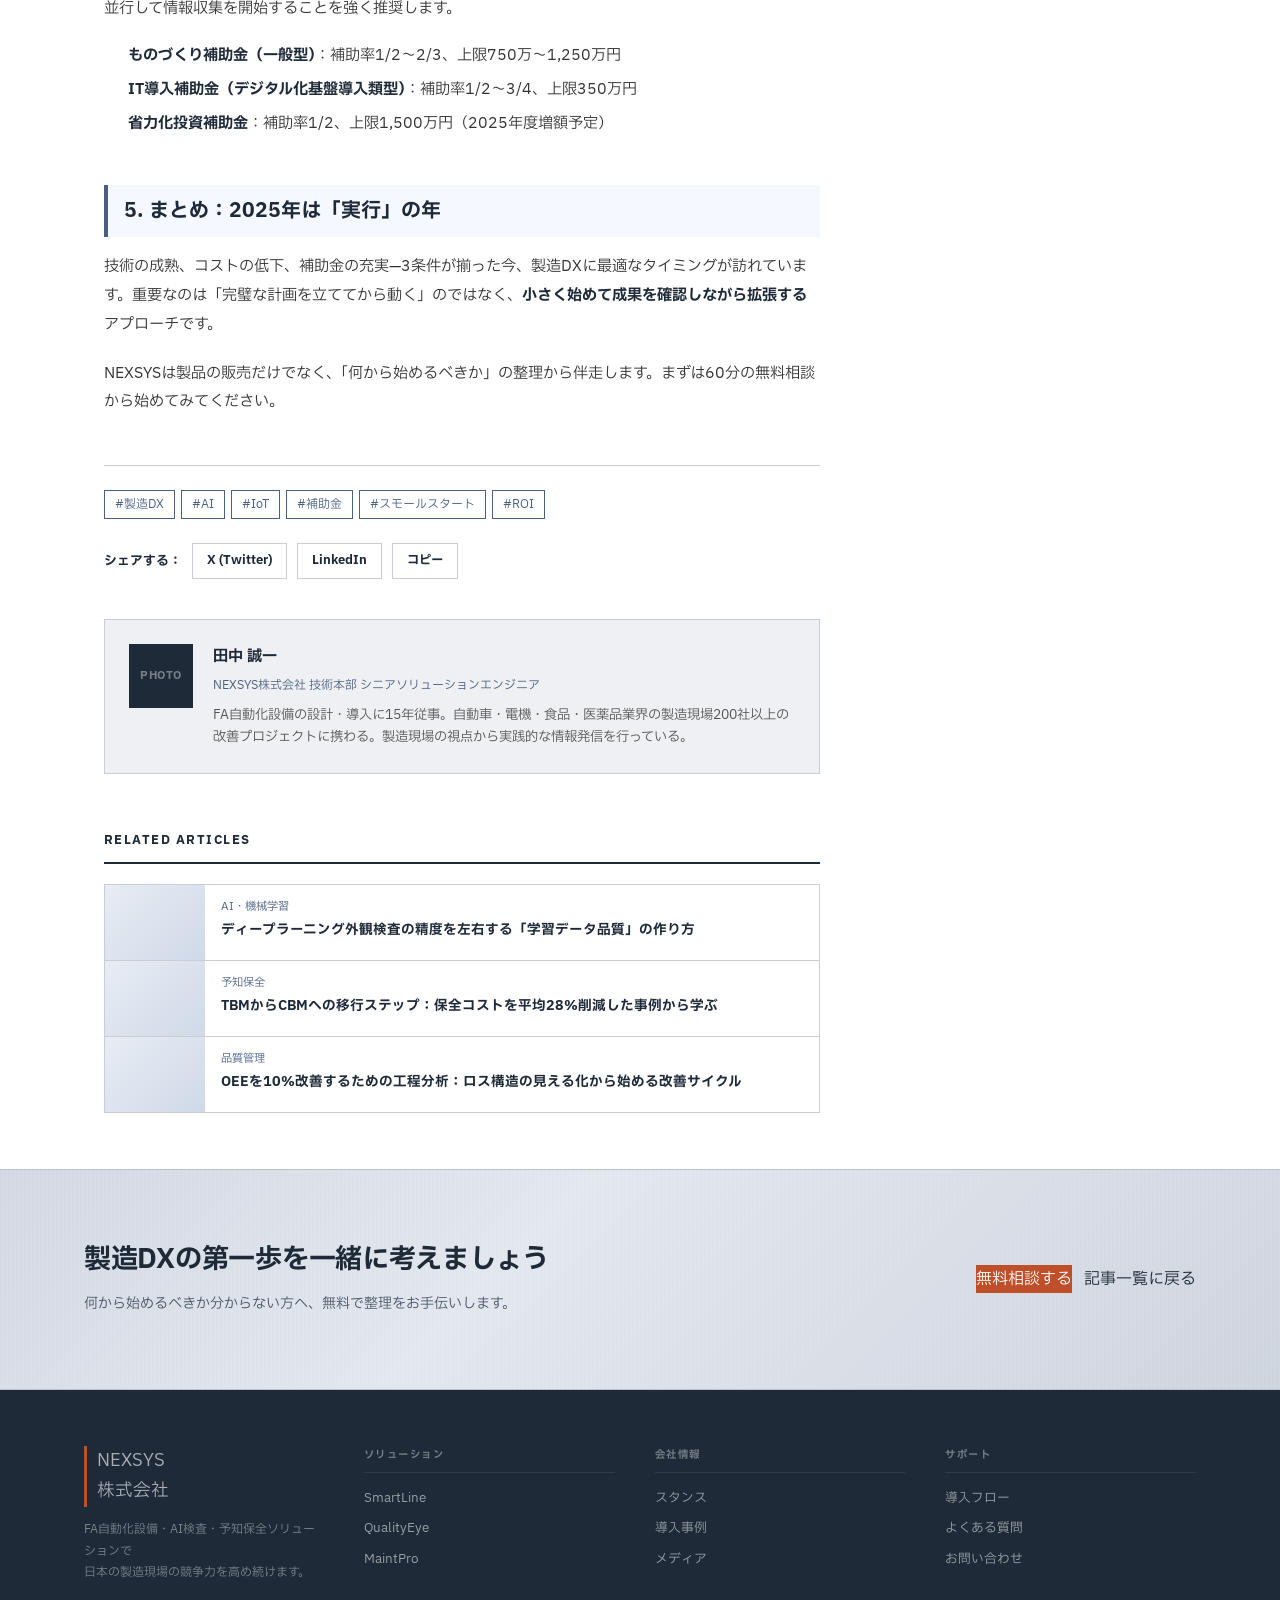
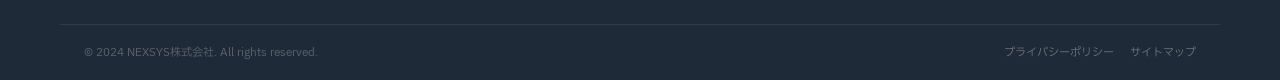
<file: blog-single.html>
<!DOCTYPE html>
<html lang="ja">
<head>
  <meta charset="UTF-8">
  <meta name="viewport" content="width=device-width, initial-scale=1.0">
  <title>2025年の製造DXトレンド | NEXSYS株式会社</title>
  <link rel="preconnect" href="https://fonts.googleapis.com">
  <link href="https://fonts.googleapis.com/css2?family=IBM+Plex+Sans+JP:wght@400;500;700&display=swap" rel="stylesheet">
  <link rel="stylesheet" href="style.css">
  <style>
    /* ── Layout ── */
    .single-layout {
      max-width: 1120px;
      margin: 0 auto;
      padding: 56px 24px;
      display: grid;
      grid-template-columns: 1fr 300px;
      gap: 56px;
      align-items: start;
    }

    /* ── Article Header ── */
    .article-header { margin-bottom: 32px; }
    .article-header-meta {
      display: flex;
      align-items: center;
      gap: 10px;
      margin-bottom: 14px;
    }
    .article-cat-badge {
      font-size: .72rem;
      font-weight: 700;
      letter-spacing: .08em;
      padding: 3px 10px;
      background: var(--c-navy);
      color: #fff;
    }
    .article-header-date {
      font-size: .8rem;
      color: #888;
    }
    .article-header-updated {
      font-size: .78rem;
      color: #aaa;
    }
    .article-h1 {
      font-size: 1.75rem;
      font-weight: 700;
      color: var(--c-navy);
      line-height: 1.45;
      margin: 0 0 16px;
    }
    .article-header-thumb {
      background: var(--c-navy);
      background-image: url('https://images.pexels.com/photos/10406128/pexels-photo-10406128.jpeg?auto=compress&cs=tinysrgb&w=1200&h=400&fit=crop');
      background-size: cover;
      background-position: center;
      height: 320px;
      display: flex;
      align-items: center;
      justify-content: center;
      margin-bottom: 32px;
      position: relative;
    }
    .article-header-thumb::after {
      content: '';
      position: absolute;
      inset: 0;
      background: rgba(15,10,5,0.55);
    }
    .article-header-thumb-label {
      font-size: .8rem;
      font-weight: 700;
      letter-spacing: .1em;
      color: rgba(255,255,255,.6);
      position: relative;
      z-index: 1;
    }

    /* ── TOC ── */
    .article-toc {
      border: 1px solid var(--c-border);
      padding: 20px 24px;
      background: var(--c-bg);
      margin-bottom: 40px;
    }
    .article-toc-title {
      font-size: .78rem;
      font-weight: 700;
      letter-spacing: .1em;
      color: var(--c-navy);
      margin: 0 0 12px;
    }
    .article-toc ol {
      margin: 0;
      padding-left: 20px;
      display: flex;
      flex-direction: column;
      gap: 6px;
    }
    .article-toc li {
      font-size: .85rem;
      line-height: 1.5;
    }
    .article-toc a {
      color: var(--c-blue);
      text-decoration: none;
    }
    .article-toc a:hover { text-decoration: underline; }

    /* ── Article Body ── */
    .article-body { font-size: .95rem; line-height: 1.9; color: #333; }
    .article-body h2 {
      font-size: 1.25rem;
      font-weight: 700;
      color: var(--c-navy);
      margin: 48px 0 16px;
      padding: 12px 16px;
      border-left: 4px solid var(--c-blue);
      background: #f5f8ff;
      line-height: 1.4;
    }
    .article-body h3 {
      font-size: 1.05rem;
      font-weight: 700;
      color: var(--c-navy);
      margin: 32px 0 12px;
      padding-bottom: 6px;
      border-bottom: 1px solid var(--c-border);
    }
    .article-body p { margin: 0 0 20px; }
    .article-body ul, .article-body ol {
      padding-left: 24px;
      margin: 0 0 20px;
      display: flex;
      flex-direction: column;
      gap: 8px;
    }
    .article-body li { line-height: 1.7; }
    .article-body strong { font-weight: 700; color: var(--c-navy); }
    .article-body blockquote {
      border-left: 4px solid var(--c-blue);
      margin: 24px 0;
      padding: 16px 20px;
      background: #f5f8ff;
      color: #444;
      font-size: .92rem;
    }
    .article-body blockquote p { margin: 0; }

    /* ── Data box ── */
    .data-box {
      border: 1px solid var(--c-border);
      margin: 28px 0;
    }
    .data-box-title {
      background: var(--c-navy);
      color: #fff;
      font-size: .78rem;
      font-weight: 700;
      letter-spacing: .08em;
      padding: 8px 16px;
    }
    .data-box-body {
      padding: 20px;
      display: grid;
      grid-template-columns: repeat(3, 1fr);
      gap: 16px;
    }
    .data-box-item { text-align: center; }
    .data-box-num {
      font-size: 1.8rem;
      font-weight: 700;
      color: var(--c-blue);
      line-height: 1;
      margin-bottom: 4px;
    }
    .data-box-label { font-size: .75rem; color: #555; line-height: 1.5; }

    /* ── Article Footer ── */
    .article-footer {
      margin-top: 48px;
      padding-top: 24px;
      border-top: 1px solid var(--c-border);
    }
    .article-tags {
      display: flex;
      flex-wrap: wrap;
      gap: 6px;
      margin-bottom: 24px;
    }
    .article-tag-item {
      font-size: .75rem;
      color: var(--c-blue);
      border: 1px solid var(--c-blue);
      padding: 3px 10px;
      text-decoration: none;
    }
    .article-tag-item:hover { background: var(--c-blue); color: #fff; }
    .article-share {
      display: flex;
      align-items: center;
      gap: 10px;
    }
    .article-share-label { font-size: .8rem; font-weight: 700; color: var(--c-navy); }
    .share-btn {
      display: inline-block;
      font-size: .78rem;
      font-weight: 700;
      padding: 6px 14px;
      border: 1px solid var(--c-border);
      color: var(--c-navy);
      text-decoration: none;
      transition: all .15s;
    }
    .share-btn:hover { background: var(--c-navy); color: #fff; border-color: var(--c-navy); }

    /* ── Author box ── */
    .author-box {
      display: flex;
      gap: 20px;
      align-items: flex-start;
      border: 1px solid var(--c-border);
      padding: 24px;
      margin-top: 40px;
      background: var(--c-bg);
    }
    .author-avatar {
      width: 64px; height: 64px;
      background: var(--c-navy);
      flex-shrink: 0;
      display: flex;
      align-items: center;
      justify-content: center;
      font-size: .7rem;
      font-weight: 700;
      color: rgba(255,255,255,.4);
      letter-spacing: .05em;
    }
    .author-name { font-size: .95rem; font-weight: 700; color: var(--c-navy); margin: 0 0 4px; }
    .author-role { font-size: .75rem; color: var(--c-blue); margin: 0 0 8px; }
    .author-bio { font-size: .83rem; color: #555; line-height: 1.7; margin: 0; }

    /* ── Related articles ── */
    .related-articles { margin-top: 56px; }
    .related-title {
      font-size: .78rem;
      font-weight: 700;
      letter-spacing: .12em;
      color: var(--c-navy);
      border-bottom: 2px solid var(--c-navy);
      padding-bottom: 10px;
      margin-bottom: 20px;
    }
    .related-list { display: flex; flex-direction: column; gap: 0; }
    .related-item {
      display: grid;
      grid-template-columns: 100px 1fr;
      gap: 0;
      border: 1px solid var(--c-border);
      border-bottom: none;
      text-decoration: none;
      color: inherit;
      transition: background .15s;
    }
    .related-item:last-child { border-bottom: 1px solid var(--c-border); }
    .related-item:hover { background: var(--c-bg); }
    .related-thumb {
      background: linear-gradient(135deg, #e8edf4, #d0d9e8);
      aspect-ratio: 4/3;
    }
    .related-body { padding: 12px 16px; }
    .related-cat { font-size: .7rem; color: var(--c-blue); margin: 0 0 4px; }
    .related-item-title {
      font-size: .85rem;
      font-weight: 700;
      color: var(--c-navy);
      line-height: 1.5;
      margin: 0;
      display: -webkit-box;
      -webkit-line-clamp: 2;
      -webkit-box-orient: vertical;
      overflow: hidden;
    }

    /* ── Sidebar ── */
    .single-sidebar { display: flex; flex-direction: column; gap: 24px; }
    .sidebar-block { border: 1px solid var(--c-border); background: #fff; }
    .sidebar-block-title {
      font-size: .72rem;
      font-weight: 700;
      letter-spacing: .1em;
      color: #fff;
      background: var(--c-navy);
      padding: 8px 14px;
    }
    .sidebar-block-body { padding: 14px; }
    .sidebar-cta-card {
      background: var(--c-navy);
      padding: 20px 16px;
    }
    .sidebar-cta-title { font-size: .9rem; font-weight: 700; color: #fff; margin: 0 0 8px; line-height: 1.5; }
    .sidebar-cta-desc { font-size: .78rem; color: rgba(255,255,255,.7); line-height: 1.6; margin: 0 0 14px; }

    @media (max-width: 1024px) {
      .single-layout { grid-template-columns: 1fr; }
      .single-sidebar { display: grid; grid-template-columns: repeat(2, 1fr); }
    }
    @media (max-width: 768px) {
      .article-h1 { font-size: 1.35rem; }
      .article-header-thumb { height: 200px; }
      .data-box-body { grid-template-columns: 1fr; }
      .single-sidebar { grid-template-columns: 1fr; }
    }
  </style>
</head>
<body>

<div class="topbar">
  <div class="topbar-inner">
    <span>製造現場の自動化・AI検査・予知保全はNEXSYSへ</span>
    <a href="tel:052XXXXXXXX" class="topbar-tel"><span>代表</span>052-XXX-XXXX</a>
  </div>
</div>

<header id="header">
  <div class="header-inner">
    <a href="index.html" class="logo">
      <span class="logo-mark">NEXSYS</span>
      <span class="logo-tagline">株式会社</span>
    </a>
    <nav>
      <a href="why.html" class="nav-link">スタンス</a>
      <a href="items.html" class="nav-link">製品・料金</a>
      <a href="cases.html" class="nav-link">導入事例</a>
      <a href="flow.html" class="nav-link">導入フロー</a>
      <a href="blog.html" class="nav-link">メディア</a>
      <a href="faq.html" class="nav-link">FAQ</a>
    </nav>
    <div class="header-actions">
      <a href="contact.html" class="btn btn-outline btn-sm">資料請求</a>
      <a href="contact.html" class="btn btn-primary btn-sm">無料相談</a>
    </div>
    <button class="menu-toggle" id="menuToggle" aria-expanded="false" aria-label="メニューを開く">
      <span></span><span></span><span></span>
    </button>
  </div>
</header>
<nav id="mobile-nav">
  <a href="why.html" class="nav-link">スタンス</a>
  <a href="items.html" class="nav-link">製品・料金</a>
  <a href="cases.html" class="nav-link">導入事例</a>
  <a href="flow.html" class="nav-link">導入フロー</a>
  <a href="blog.html" class="nav-link">メディア</a>
  <a href="faq.html" class="nav-link">FAQ</a>
  <div class="mobile-actions">
    <a href="contact.html" class="btn btn-primary btn-block">無料相談する</a>
  </div>
</nav>

<div class="float-cta">
  <a href="contact.html" class="float-btn">資料<br>請求</a>
  <a href="contact.html" class="float-btn float-btn--orange">無料<br>相談</a>
</div>

<!-- Breadcrumb -->
  <div style="background:#fff;border-bottom:1px solid var(--c-border);">
    <div style="max-width:1120px;margin:0 auto;padding:10px 24px;font-size:.78rem;color:#888;display:flex;gap:8px;align-items:center;">
      <a href="index.html" style="color:#888;text-decoration:none;">TOP</a>
      <span>/</span>
      <a href="blog.html" style="color:#888;text-decoration:none;">製造DXメディア</a>
      <span>/</span>
      <span style="color:#444;">2025年の製造DXトレンド</span>
    </div>
  </div>

  <!-- Single Layout -->
  <div class="single-layout">

    <!-- Article -->
    <article>
      <div class="article-header">
        <div class="article-header-meta">
          <span class="article-cat-badge">製造DX</span>
          <span class="article-header-date">2024年12月10日</span>
          <span class="article-header-updated">（最終更新：2024年12月10日）</span>
        </div>
        <h1 class="article-h1">2025年の製造DXトレンド：AI・IoT・自動化の収束が中小製造業にもたらす変革</h1>
      </div>

      <div class="article-header-thumb">
        <span class="article-header-thumb-label">FEATURED IMAGE</span>
      </div>

      <!-- TOC -->
      <div class="article-toc">
        <p class="article-toc-title">目次</p>
        <ol>
          <li><a href="#trend1">2025年を定義する3つの技術収束</a></li>
          <li><a href="#trend2">中小製造業が今すぐ取り組むべき施策</a></li>
          <li><a href="#trend3">投資対効果の考え方：ROIを事前に試算する</a></li>
          <li><a href="#trend4">補助金・助成金の活用で初期費用を抑える</a></li>
          <li><a href="#trend5">まとめ：2025年は「実行」の年</a></li>
        </ol>
      </div>

      <!-- Body -->
      <div class="article-body">

        <p>生成AIの普及、エッジコンピューティングの低コスト化、そして政府のDX補助金拡充を背景に、2025年は中小製造業にとってデジタル変革の「実行年」となります。これまでの「検討フェーズ」から一歩踏み出す企業が急増すると見られており、早期に動いた企業ほど競争優位を確立できる局面です。</p>

        <p>本記事では、製造DXの現場に15年以上携わってきたNEXSYSのエンジニアが、2025年の主要トレンドと、中小製造業が今すぐ取り組むべき施策を具体的に解説します。</p>

        <div class="data-box">
          <p class="data-box-title">製造DX投資の現状（2024年 製造業DX実態調査より）</p>
          <div class="data-box-body">
            <div class="data-box-item">
              <div class="data-box-num">67%</div>
              <div class="data-box-label">DXに取り組んでいると<br>回答した製造業</div>
            </div>
            <div class="data-box-item">
              <div class="data-box-num">23%</div>
              <div class="data-box-label">「成果が出ている」と<br>回答した割合</div>
            </div>
            <div class="data-box-item">
              <div class="data-box-num">2.8年</div>
              <div class="data-box-label">SmartLine導入企業の<br>平均投資回収期間</div>
            </div>
          </div>
        </div>

        <h2 id="trend1">1. 2025年を定義する3つの技術収束</h2>

        <p>2025年の製造DXを語る上で外せないのが、3つの技術が同時に成熟し、相互に強化し合う「技術収束」という現象です。</p>

        <h3>エッジAIの民主化</h3>
        <p>これまで大企業専有だったAI推論処理が、低コストのエッジデバイスで動作するようになりました。外観検査・異常検知・需要予測などのユースケースで、クラウド通信なしにリアルタイム処理が可能です。<strong>初期投資額は2020年比で約60%低下</strong>しており、中小製造業でも手が届く水準になっています。</p>

        <h3>IoTセンサーのコモディティ化</h3>
        <p>振動・温度・電流・画像センサーの単価が急落し、既存設備への後付けが容易になりました。5Gの工場内展開も加速しており、有線配線コストの削減と柔軟なレイアウト変更が可能です。</p>

        <h3>補助金制度の充実</h3>
        <p>ものづくり補助金・IT導入補助金・省力化投資補助金が整備され、製造DX投資の1/2〜2/3を公的資金で賄えるケースが増えています。2025年度は省力化投資補助金の予算が大幅増額される見通しです。</p>

        <blockquote>
          <p>「技術が揃った、予算もある、人手不足は深刻—この3条件が重なる2025年は、動かない理由がなくなる年だと認識しています」（NEXSYS 技術本部長 談）</p>
        </blockquote>

        <h2 id="trend2">2. 中小製造業が今すぐ取り組むべき3つの施策</h2>

        <h3>施策1：稼働可視化から始める（SmartLine）</h3>
        <p>最初のステップとして最も推奨するのが「稼働の見える化」です。設備がいつ・どれだけ止まっているかを数値で把握できていない状態では、どの問題から解決すべきかの優先順位を正しく判断できません。</p>
        <ul>
          <li>PLC・センサーとの接続だけで稼働データの収集が開始できる</li>
          <li>OEE・停止時間・サイクルタイムが自動算出される</li>
          <li>可視化だけで現場改善のPDCAが回り始めるケースが多い</li>
        </ul>

        <h3>施策2：目視検査をAIに置き換える（QualityEye）</h3>
        <p>熟練検査員の高齢化・退職問題を抱える企業にとって、外観検査の自動化は急務です。AIによる画像検査は、<strong>熟練者比で検査精度が均一化される</strong>という副次効果もあります。</p>

        <h3>施策3：故障後保全から予知保全へ（MaintPro）</h3>
        <p>突発停止1回あたりのロスは、設備規模にもよりますが数十万〜数百万円に達することがあります。SaaS型の予知保全サービスは月額数万円から導入可能で、ROIの計算が最もシンプルなため、経営層への説明がしやすいのも特徴です。</p>

        <h2 id="trend3">3. 投資対効果の考え方：ROIを事前に試算する</h2>
        <p>製造DX投資の失敗の多くは「目標KPIを設定せずに導入した」ことに起因します。以下の計算式で事前にROIを試算してください。</p>
        <ul>
          <li><strong>SmartLine</strong>：（現在のOEE改善幅 × 生産能力）×（製品粗利）÷ 導入コスト</li>
          <li><strong>QualityEye</strong>：（月間不良流出件数 × クレーム処理コスト）÷ 導入コスト</li>
          <li><strong>MaintPro</strong>：（年間突発停止回数 × 平均ロスコスト）÷ 年間サービス費</li>
        </ul>
        <p>NEXSYSでは初回相談時にROI試算シートを無料でご提供しています。</p>

        <h2 id="trend4">4. 補助金・助成金の活用で初期費用を抑える</h2>
        <p>2025年度に活用できる主な公的支援は以下の通りです。申請は計画的に行う必要があるため、導入検討と並行して情報収集を開始することを強く推奨します。</p>
        <ul>
          <li><strong>ものづくり補助金（一般型）</strong>：補助率1/2〜2/3、上限750万〜1,250万円</li>
          <li><strong>IT導入補助金（デジタル化基盤導入類型）</strong>：補助率1/2〜3/4、上限350万円</li>
          <li><strong>省力化投資補助金</strong>：補助率1/2、上限1,500万円（2025年度増額予定）</li>
        </ul>

        <h2 id="trend5">5. まとめ：2025年は「実行」の年</h2>
        <p>技術の成熟、コストの低下、補助金の充実—3条件が揃った今、製造DXに最適なタイミングが訪れています。重要なのは「完璧な計画を立ててから動く」のではなく、<strong>小さく始めて成果を確認しながら拡張する</strong>アプローチです。</p>
        <p>NEXSYSは製品の販売だけでなく、「何から始めるべきか」の整理から伴走します。まずは60分の無料相談から始めてみてください。</p>

      </div>

      <!-- Article Footer -->
      <div class="article-footer">
        <div class="article-tags">
          <a href="blog.html" class="article-tag-item">#製造DX</a>
          <a href="blog.html" class="article-tag-item">#AI</a>
          <a href="blog.html" class="article-tag-item">#IoT</a>
          <a href="blog.html" class="article-tag-item">#補助金</a>
          <a href="blog.html" class="article-tag-item">#スモールスタート</a>
          <a href="blog.html" class="article-tag-item">#ROI</a>
        </div>
        <div class="article-share">
          <span class="article-share-label">シェアする：</span>
          <a href="#" class="share-btn">X (Twitter)</a>
          <a href="#" class="share-btn">LinkedIn</a>
          <a href="#" class="share-btn">コピー</a>
        </div>
      </div>

      <!-- Author -->
      <div class="author-box">
        <div class="author-avatar">PHOTO</div>
        <div>
          <p class="author-name">田中 誠一</p>
          <p class="author-role">NEXSYS株式会社 技術本部 シニアソリューションエンジニア</p>
          <p class="author-bio">FA自動化設備の設計・導入に15年従事。自動車・電機・食品・医薬品業界の製造現場200社以上の改善プロジェクトに携わる。製造現場の視点から実践的な情報発信を行っている。</p>
        </div>
      </div>

      <!-- Related -->
      <div class="related-articles">
        <p class="related-title">RELATED ARTICLES</p>
        <div class="related-list">
          <a href="blog-single.html" class="related-item">
            <div class="related-thumb"></div>
            <div class="related-body">
              <p class="related-cat">AI・機械学習</p>
              <p class="related-item-title">ディープラーニング外観検査の精度を左右する「学習データ品質」の作り方</p>
            </div>
          </a>
          <a href="blog-single.html" class="related-item">
            <div class="related-thumb"></div>
            <div class="related-body">
              <p class="related-cat">予知保全</p>
              <p class="related-item-title">TBMからCBMへの移行ステップ：保全コストを平均28%削減した事例から学ぶ</p>
            </div>
          </a>
          <a href="blog-single.html" class="related-item">
            <div class="related-thumb"></div>
            <div class="related-body">
              <p class="related-cat">品質管理</p>
              <p class="related-item-title">OEEを10%改善するための工程分析：ロス構造の見える化から始める改善サイクル</p>
            </div>
          </a>
        </div>
      </div>
    </article>

    <!-- Sidebar -->
    <aside class="single-sidebar">

      <div class="sidebar-cta-card">
        <p class="sidebar-cta-title">記事の内容を<br>さらに詳しく聞く</p>
        <p class="sidebar-cta-desc">無料相談で具体的なご提案をお伝えします</p>
        <a href="contact.html" class="btn-primary" style="display:block;text-align:center;padding:11px 0;">無料相談する</a>
      </div>

      <div class="sidebar-block">
        <p class="sidebar-block-title">この記事に関連する製品</p>
        <div class="sidebar-block-body" style="display:flex;flex-direction:column;gap:10px;">
          <a href="items.html#smartline" style="display:flex;gap:12px;align-items:center;text-decoration:none;color:inherit;border:1px solid var(--c-border);padding:10px;">
            <div style="width:40px;height:40px;background:var(--c-navy);display:flex;align-items:center;justify-content:center;font-size:.65rem;font-weight:700;color:rgba(255,255,255,.5);flex-shrink:0;">SL</div>
            <div>
              <div style="font-size:.85rem;font-weight:700;color:var(--c-navy);">SmartLine</div>
              <div style="font-size:.75rem;color:#777;">¥3,800,000〜</div>
            </div>
          </a>
          <a href="items.html#maintpro" style="display:flex;gap:12px;align-items:center;text-decoration:none;color:inherit;border:1px solid var(--c-border);padding:10px;">
            <div style="width:40px;height:40px;background:#0d3d2a;display:flex;align-items:center;justify-content:center;font-size:.65rem;font-weight:700;color:rgba(255,255,255,.5);flex-shrink:0;">MP</div>
            <div>
              <div style="font-size:.85rem;font-weight:700;color:var(--c-navy);">MaintPro</div>
              <div style="font-size:.75rem;color:#777;">¥40,000/月〜</div>
            </div>
          </a>
        </div>
      </div>

      <div class="sidebar-block">
        <p class="sidebar-block-title">カテゴリ</p>
        <div class="sidebar-block-body" style="padding:0;">
          <ul style="list-style:none;padding:0 14px;margin:0;">
            <li style="border-bottom:1px solid var(--c-border);"><a href="blog.html" style="display:flex;justify-content:space-between;padding:9px 0;font-size:.83rem;color:var(--c-navy);text-decoration:none;">製造DX <span style="color:#aaa;">18</span></a></li>
            <li style="border-bottom:1px solid var(--c-border);"><a href="blog.html" style="display:flex;justify-content:space-between;padding:9px 0;font-size:.83rem;color:var(--c-navy);text-decoration:none;">AI・機械学習 <span style="color:#aaa;">14</span></a></li>
            <li style="border-bottom:1px solid var(--c-border);"><a href="blog.html" style="display:flex;justify-content:space-between;padding:9px 0;font-size:.83rem;color:var(--c-navy);text-decoration:none;">予知保全 <span style="color:#aaa;">11</span></a></li>
            <li style="border-bottom:1px solid var(--c-border);"><a href="blog.html" style="display:flex;justify-content:space-between;padding:9px 0;font-size:.83rem;color:var(--c-navy);text-decoration:none;">品質管理 <span style="color:#aaa;">9</span></a></li>
            <li><a href="blog.html" style="display:flex;justify-content:space-between;padding:9px 0;font-size:.83rem;color:var(--c-navy);text-decoration:none;">導入事例 <span style="color:#aaa;">16</span></a></li>
          </ul>
        </div>
      </div>

    </aside>
  </div>

  <!-- CTA Banner -->
  <section class="cta-banner">
    <div class="cta-banner-inner">
      <div>
        <p class="cta-banner-title">製造DXの第一歩を一緒に考えましょう</p>
        <p class="cta-banner-sub">何から始めるべきか分からない方へ、無料で整理をお手伝いします。</p>
      </div>
      <div class="cta-banner-btns">
        <a href="contact.html" class="btn-primary">無料相談する</a>
        <a href="blog.html" class="btn-outline-white">記事一覧に戻る</a>
      </div>
    </div>
  </section>

  <!-- Footer -->
  <footer>
    <div class="footer-inner">
      <div class="footer-brand">
        <a href="index.html" class="logo" style="font-size:1.1rem;">NEXSYS<span>株式会社</span></a>
        <p class="footer-desc">FA自動化設備・AI検査・予知保全ソリューションで<br>日本の製造現場の競争力を高め続けます。</p>
      </div>
      <div class="footer-nav-group">
        <p class="footer-nav-title">ソリューション</p>
        <a href="items.html#smartline">SmartLine</a>
        <a href="items.html#qualityeye">QualityEye</a>
        <a href="items.html#maintpro">MaintPro</a>
      </div>
      <div class="footer-nav-group">
        <p class="footer-nav-title">会社情報</p>
        <a href="why.html">スタンス</a>
        <a href="cases.html">導入事例</a>
        <a href="blog.html">メディア</a>
      </div>
      <div class="footer-nav-group">
        <p class="footer-nav-title">サポート</p>
        <a href="flow.html">導入フロー</a>
        <a href="faq.html">よくある質問</a>
        <a href="contact.html">お問い合わせ</a>
      </div>
    </div>
    <div class="footer-bottom">
      <p>&copy; 2024 NEXSYS株式会社. All rights reserved.</p>
      <div class="footer-bottom-links">
        <a href="#">プライバシーポリシー</a>
        <a href="#">サイトマップ</a>
      </div>
    </div>
  </footer>


  <script src="main.js"></script>
</body>
</html>
</file>
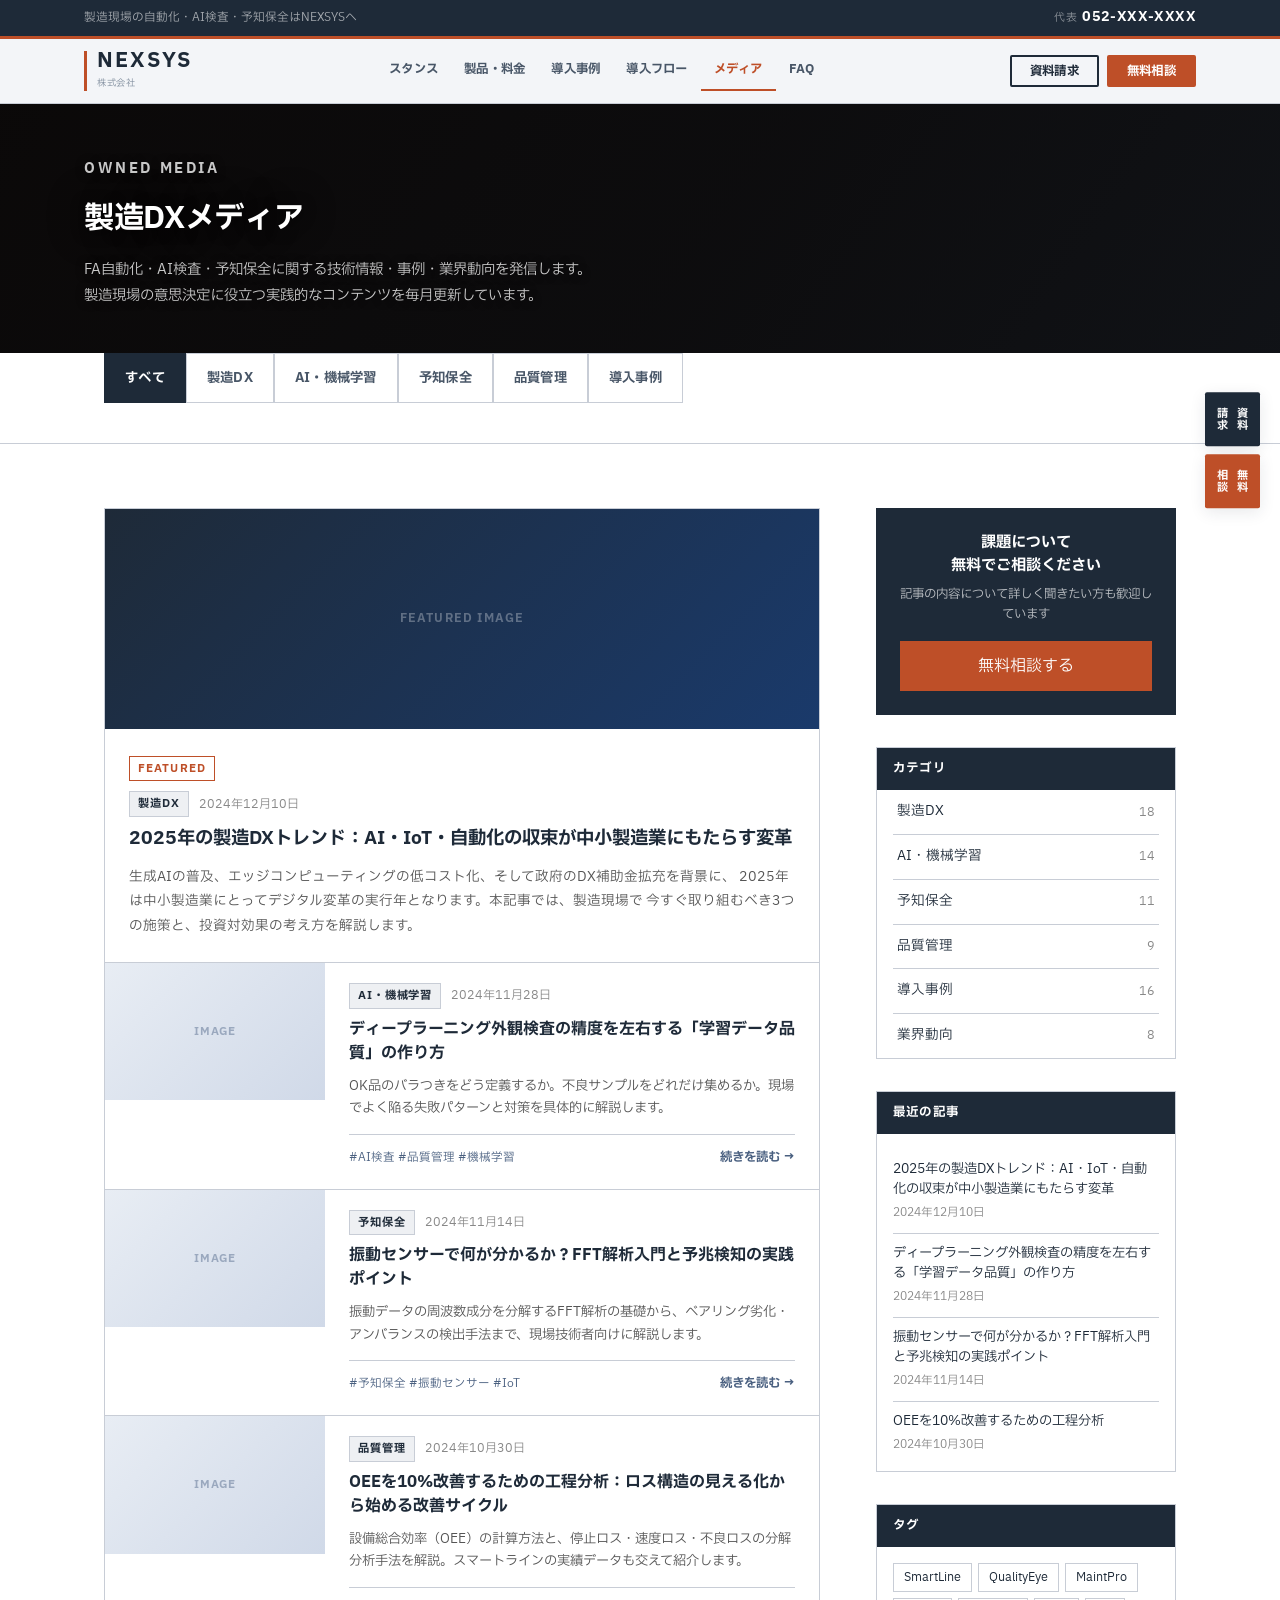
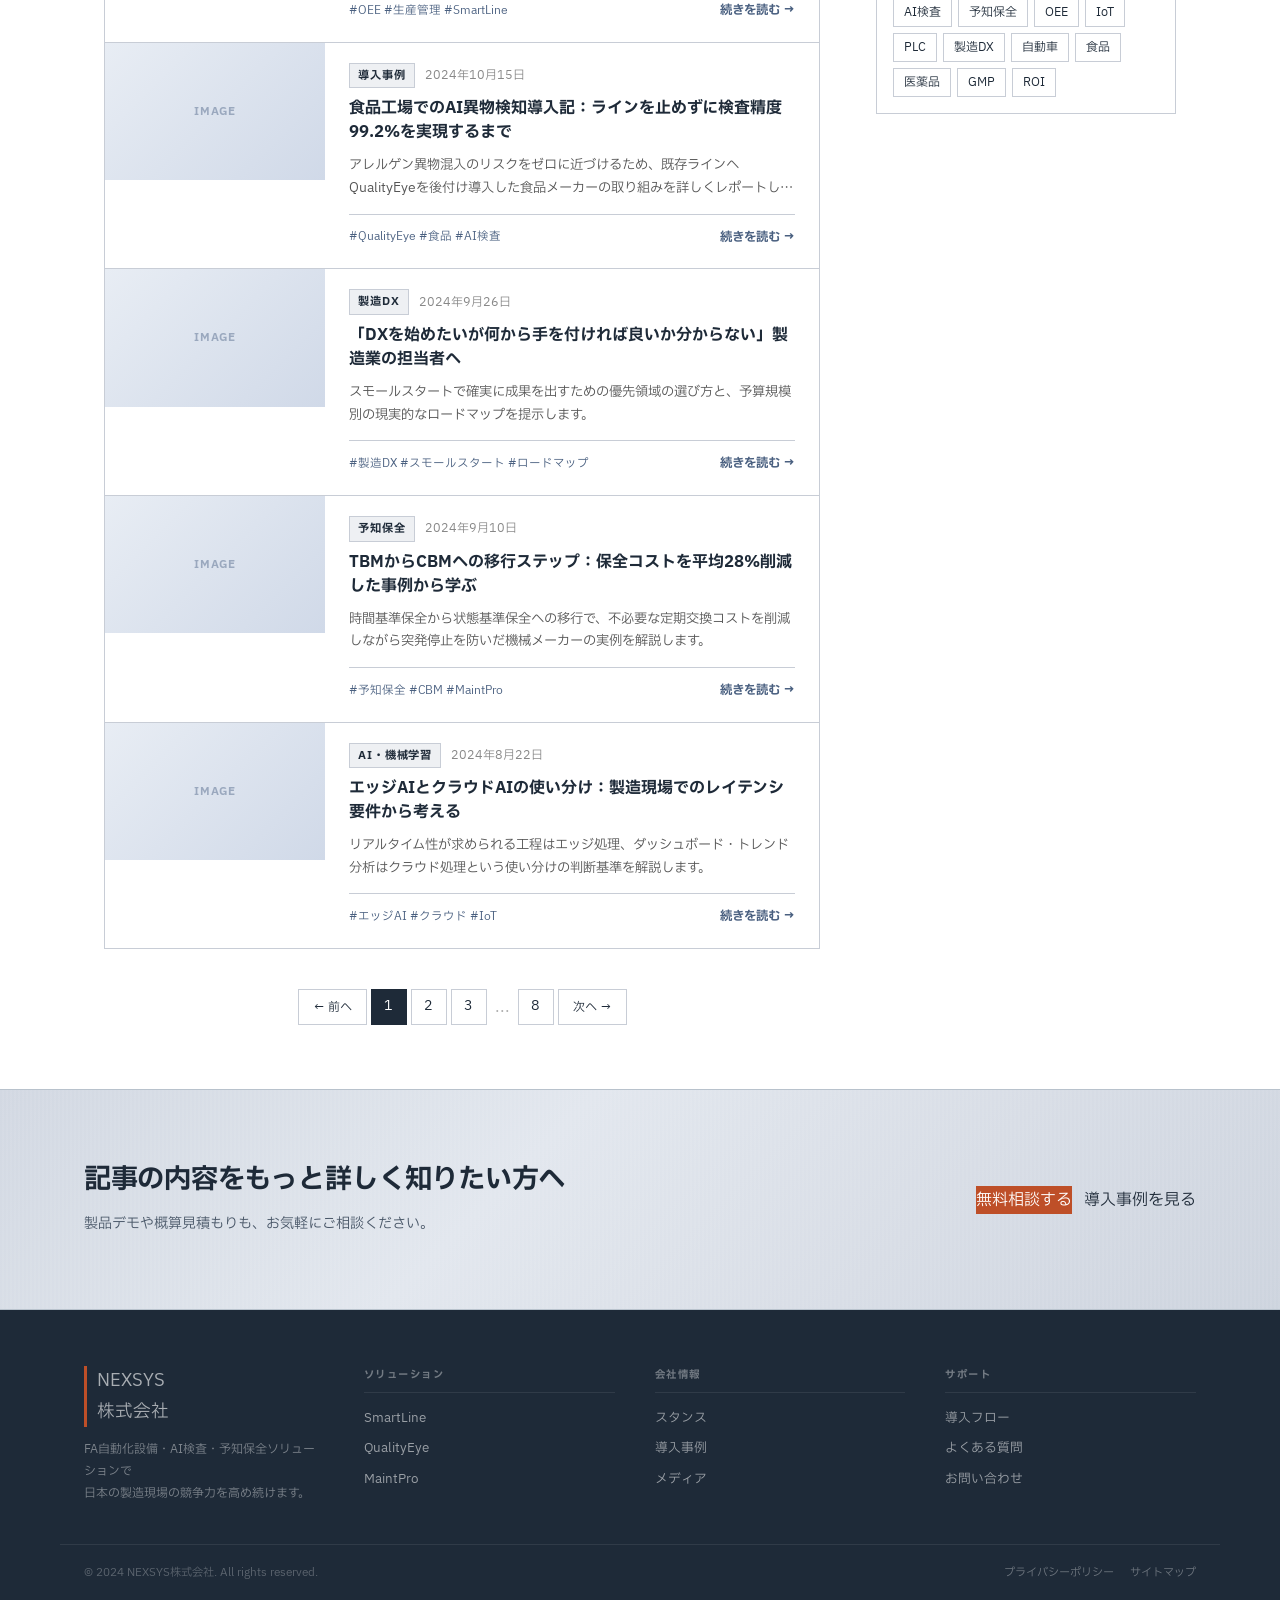
<file: blog.html>
<!DOCTYPE html>
<html lang="ja">
<head>
  <meta charset="UTF-8">
  <meta name="viewport" content="width=device-width, initial-scale=1.0">
  <title>オウンドメディア | NEXSYS株式会社</title>
  <link rel="preconnect" href="https://fonts.googleapis.com">
  <link href="https://fonts.googleapis.com/css2?family=IBM+Plex+Sans+JP:wght@400;500;700&display=swap" rel="stylesheet">
  <link rel="stylesheet" href="style.css">
  <style>
    /* ── Layout ── */
    .blog-layout {
      max-width: 1120px;
      margin: 0 auto;
      padding: 64px 24px;
      display: grid;
      grid-template-columns: 1fr 300px;
      gap: 56px;
      align-items: start;
    }

    /* ── Article List ── */
    .article-list {
      display: flex;
      flex-direction: column;
      gap: 0;
    }
    .article-card {
      display: grid;
      grid-template-columns: 220px 1fr;
      gap: 0;
      border: 1px solid var(--c-border);
      border-bottom: none;
      background: #fff;
      transition: box-shadow .2s;
      text-decoration: none;
      color: inherit;
    }
    .article-card:last-child { border-bottom: 1px solid var(--c-border); }
    .article-card:hover { box-shadow: 0 4px 20px rgba(0,0,0,.08); z-index: 1; position: relative; }
    .article-card-thumb {
      background: linear-gradient(135deg, #e8edf4 0%, #d0d9e8 100%);
      aspect-ratio: 16/10;
      display: flex;
      align-items: center;
      justify-content: center;
      flex-shrink: 0;
    }
    .article-card-thumb-label {
      font-size: .7rem;
      font-weight: 700;
      letter-spacing: .08em;
      color: #9aa8be;
    }
    .article-card-body {
      padding: 20px 24px;
      display: flex;
      flex-direction: column;
      justify-content: space-between;
    }
    .article-card-meta {
      display: flex;
      align-items: center;
      gap: 10px;
      margin-bottom: 8px;
    }
    .article-cat {
      font-size: .7rem;
      font-weight: 700;
      letter-spacing: .08em;
      padding: 2px 8px;
      background: var(--c-bg);
      border: 1px solid var(--c-border);
      color: var(--c-navy);
    }
    .article-date {
      font-size: .75rem;
      color: #888;
    }
    .article-card-title {
      font-size: 1rem;
      font-weight: 700;
      color: var(--c-navy);
      line-height: 1.5;
      margin: 0 0 10px;
    }
    .article-card-excerpt {
      font-size: .83rem;
      color: #555;
      line-height: 1.7;
      margin: 0;
      display: -webkit-box;
      -webkit-line-clamp: 2;
      -webkit-box-orient: vertical;
      overflow: hidden;
    }
    .article-card-footer {
      display: flex;
      align-items: center;
      justify-content: space-between;
      margin-top: 14px;
      padding-top: 12px;
      border-top: 1px solid var(--c-border);
    }
    .article-tag {
      font-size: .72rem;
      color: var(--c-blue);
    }
    .article-read-more {
      font-size: .78rem;
      font-weight: 700;
      color: var(--c-blue);
    }

    /* ── Featured Article ── */
    .article-featured {
      border: 1px solid var(--c-border);
      border-bottom: none;
      background: #fff;
      text-decoration: none;
      color: inherit;
      display: block;
      transition: box-shadow .2s;
    }
    .article-featured:hover { box-shadow: 0 4px 20px rgba(0,0,0,.08); }
    .article-featured-thumb {
      background: linear-gradient(135deg, var(--c-navy) 0%, #1a3a6b 100%);
      height: 220px;
      display: flex;
      align-items: center;
      justify-content: center;
    }
    .article-featured-thumb-label {
      font-size: .75rem;
      font-weight: 700;
      letter-spacing: .1em;
      color: rgba(255,255,255,.3);
    }
    .article-featured-body { padding: 24px; }
    .article-featured-label {
      display: inline-block;
      font-size: .7rem;
      font-weight: 700;
      letter-spacing: .1em;
      color: var(--c-orange);
      border: 1px solid var(--c-orange);
      padding: 2px 8px;
      margin-bottom: 10px;
    }
    .article-featured-title {
      font-size: 1.15rem;
      font-weight: 700;
      color: var(--c-navy);
      line-height: 1.5;
      margin: 0 0 12px;
    }
    .article-featured-excerpt {
      font-size: .85rem;
      color: #555;
      line-height: 1.8;
      margin: 0;
    }

    /* ── Pagination ── */
    .pagination {
      display: flex;
      align-items: center;
      justify-content: center;
      gap: 4px;
      margin-top: 40px;
    }
    .page-btn {
      width: 36px; height: 36px;
      display: flex; align-items: center; justify-content: center;
      border: 1px solid var(--c-border);
      font-size: .85rem;
      color: var(--c-navy);
      text-decoration: none;
      transition: all .2s;
      background: #fff;
    }
    .page-btn:hover, .page-btn.active {
      background: var(--c-navy);
      color: #fff;
      border-color: var(--c-navy);
    }
    .page-btn.prev, .page-btn.next { font-size: .75rem; width: auto; padding: 0 14px; }

    /* ── Sidebar ── */
    .sidebar { display: flex; flex-direction: column; gap: 32px; }
    .sidebar-block {
      border: 1px solid var(--c-border);
      background: #fff;
    }
    .sidebar-block-title {
      font-size: .78rem;
      font-weight: 700;
      letter-spacing: .1em;
      color: #fff;
      background: var(--c-navy);
      padding: 10px 16px;
    }
    .sidebar-block-body { padding: 16px; }
    .sidebar-cat-list { list-style: none; padding: 0; margin: 0; }
    .sidebar-cat-list li {
      border-bottom: 1px solid var(--c-border);
    }
    .sidebar-cat-list li:last-child { border-bottom: none; }
    .sidebar-cat-list a {
      display: flex;
      justify-content: space-between;
      align-items: center;
      padding: 10px 4px;
      font-size: .85rem;
      color: var(--c-navy);
      text-decoration: none;
    }
    .sidebar-cat-list a:hover { color: var(--c-blue); }
    .sidebar-cat-count {
      font-size: .75rem;
      color: #888;
    }
    .sidebar-recent-list { list-style: none; padding: 0; margin: 0; }
    .sidebar-recent-list li {
      border-bottom: 1px solid var(--c-border);
      padding: 10px 0;
    }
    .sidebar-recent-list li:last-child { border-bottom: none; padding-bottom: 0; }
    .sidebar-recent-list a {
      font-size: .83rem;
      color: var(--c-navy);
      text-decoration: none;
      line-height: 1.5;
      display: block;
    }
    .sidebar-recent-list a:hover { color: var(--c-blue); }
    .sidebar-recent-date {
      font-size: .72rem;
      color: #888;
      margin-top: 3px;
    }
    .sidebar-tag-cloud { display: flex; flex-wrap: wrap; gap: 6px; }
    .sidebar-tag {
      font-size: .75rem;
      color: var(--c-navy);
      border: 1px solid var(--c-border);
      padding: 3px 10px;
      text-decoration: none;
      transition: all .15s;
    }
    .sidebar-tag:hover { background: var(--c-navy); color: #fff; border-color: var(--c-navy); }
    .sidebar-cta {
      background: var(--c-navy);
      padding: 24px;
      text-align: center;
    }
    .sidebar-cta-title {
      font-size: .95rem;
      font-weight: 700;
      color: #fff;
      margin: 0 0 8px;
      line-height: 1.5;
    }
    .sidebar-cta-desc {
      font-size: .78rem;
      color: rgba(255,255,255,.7);
      margin: 0 0 16px;
      line-height: 1.6;
    }

    @media (max-width: 1024px) {
      .blog-layout { grid-template-columns: 1fr; }
      .sidebar { display: grid; grid-template-columns: repeat(2, 1fr); }
    }
    @media (max-width: 768px) {
      .article-card { grid-template-columns: 1fr; }
      .article-card-thumb { aspect-ratio: 16/7; }
      .sidebar { grid-template-columns: 1fr; }
    }
  </style>
</head>
<body>

<div class="topbar">
  <div class="topbar-inner">
    <span>製造現場の自動化・AI検査・予知保全はNEXSYSへ</span>
    <a href="tel:052XXXXXXXX" class="topbar-tel"><span>代表</span>052-XXX-XXXX</a>
  </div>
</div>

<header id="header">
  <div class="header-inner">
    <a href="index.html" class="logo">
      <span class="logo-mark">NEXSYS</span>
      <span class="logo-tagline">株式会社</span>
    </a>
    <nav>
      <a href="why.html" class="nav-link">スタンス</a>
      <a href="items.html" class="nav-link">製品・料金</a>
      <a href="cases.html" class="nav-link">導入事例</a>
      <a href="flow.html" class="nav-link">導入フロー</a>
      <a href="blog.html" class="nav-link">メディア</a>
      <a href="faq.html" class="nav-link">FAQ</a>
    </nav>
    <div class="header-actions">
      <a href="contact.html" class="btn btn-outline btn-sm">資料請求</a>
      <a href="contact.html" class="btn btn-primary btn-sm">無料相談</a>
    </div>
    <button class="menu-toggle" id="menuToggle" aria-expanded="false" aria-label="メニューを開く">
      <span></span><span></span><span></span>
    </button>
  </div>
</header>
<nav id="mobile-nav">
  <a href="why.html" class="nav-link">スタンス</a>
  <a href="items.html" class="nav-link">製品・料金</a>
  <a href="cases.html" class="nav-link">導入事例</a>
  <a href="flow.html" class="nav-link">導入フロー</a>
  <a href="blog.html" class="nav-link">メディア</a>
  <a href="faq.html" class="nav-link">FAQ</a>
  <div class="mobile-actions">
    <a href="contact.html" class="btn btn-primary btn-block">無料相談する</a>
  </div>
</nav>

<div class="float-cta">
  <a href="contact.html" class="float-btn">資料<br>請求</a>
  <a href="contact.html" class="float-btn float-btn--orange">無料<br>相談</a>
</div>

<!-- Page Hero -->
  <section class="page-hero" style="background-image:url('https://images.pexels.com/photos/7097290/pexels-photo-7097290.jpeg?auto=compress&cs=tinysrgb&w=1600&h=700&fit=crop')">
    <div class="page-hero-inner">
      <p class="page-hero-label">Owned Media</p>
      <h1 class="page-hero-title">製造DXメディア</h1>
      <p class="page-hero-desc">FA自動化・AI検査・予知保全に関する技術情報・事例・業界動向を発信します。<br>製造現場の意思決定に役立つ実践的なコンテンツを毎月更新しています。</p>
    </div>
  </section>

  <!-- Category Filter -->
  <div style="background:#fff;border-bottom:1px solid var(--c-border);">
    <div style="max-width:1120px;margin:0 auto;padding:0 24px;">
      <div class="filter-row" data-target="articleList" style="display:flex;gap:0;overflow-x:auto;">
        <button class="filter-btn active" data-cat="all" style="padding:14px 20px;font-size:.83rem;white-space:nowrap;">すべて</button>
        <button class="filter-btn" data-cat="dx" style="padding:14px 20px;font-size:.83rem;white-space:nowrap;">製造DX</button>
        <button class="filter-btn" data-cat="ai" style="padding:14px 20px;font-size:.83rem;white-space:nowrap;">AI・機械学習</button>
        <button class="filter-btn" data-cat="maint" style="padding:14px 20px;font-size:.83rem;white-space:nowrap;">予知保全</button>
        <button class="filter-btn" data-cat="quality" style="padding:14px 20px;font-size:.83rem;white-space:nowrap;">品質管理</button>
        <button class="filter-btn" data-cat="case" style="padding:14px 20px;font-size:.83rem;white-space:nowrap;">導入事例</button>
      </div>
    </div>
  </div>

  <!-- Blog Layout -->
  <div class="blog-layout">
    <!-- Main: Article List -->
    <main>
      <div class="article-list" id="articleList">

        <!-- Featured -->
        <a href="blog-single.html" class="article-featured" data-cat="dx">
          <div class="article-featured-thumb">
            <span class="article-featured-thumb-label">FEATURED IMAGE</span>
          </div>
          <div class="article-featured-body">
            <span class="article-featured-label">FEATURED</span>
            <div class="article-card-meta">
              <span class="article-cat">製造DX</span>
              <span class="article-date">2024年12月10日</span>
            </div>
            <h2 class="article-featured-title">2025年の製造DXトレンド：AI・IoT・自動化の収束が中小製造業にもたらす変革</h2>
            <p class="article-featured-excerpt">
              生成AIの普及、エッジコンピューティングの低コスト化、そして政府のDX補助金拡充を背景に、
              2025年は中小製造業にとってデジタル変革の実行年となります。本記事では、製造現場で
              今すぐ取り組むべき3つの施策と、投資対効果の考え方を解説します。
            </p>
          </div>
        </a>

        <!-- Article 1 -->
        <a href="blog-single.html" class="article-card" data-cat="ai">
          <div class="article-card-thumb">
            <span class="article-card-thumb-label">IMAGE</span>
          </div>
          <div class="article-card-body">
            <div>
              <div class="article-card-meta">
                <span class="article-cat">AI・機械学習</span>
                <span class="article-date">2024年11月28日</span>
              </div>
              <h3 class="article-card-title">ディープラーニング外観検査の精度を左右する「学習データ品質」の作り方</h3>
              <p class="article-card-excerpt">OK品のバラつきをどう定義するか。不良サンプルをどれだけ集めるか。現場でよく陥る失敗パターンと対策を具体的に解説します。</p>
            </div>
            <div class="article-card-footer">
              <span class="article-tag">#AI検査 #品質管理 #機械学習</span>
              <span class="article-read-more">続きを読む →</span>
            </div>
          </div>
        </a>

        <!-- Article 2 -->
        <a href="blog-single.html" class="article-card" data-cat="maint">
          <div class="article-card-thumb">
            <span class="article-card-thumb-label">IMAGE</span>
          </div>
          <div class="article-card-body">
            <div>
              <div class="article-card-meta">
                <span class="article-cat">予知保全</span>
                <span class="article-date">2024年11月14日</span>
              </div>
              <h3 class="article-card-title">振動センサーで何が分かるか？FFT解析入門と予兆検知の実践ポイント</h3>
              <p class="article-card-excerpt">振動データの周波数成分を分解するFFT解析の基礎から、ベアリング劣化・アンバランスの検出手法まで、現場技術者向けに解説します。</p>
            </div>
            <div class="article-card-footer">
              <span class="article-tag">#予知保全 #振動センサー #IoT</span>
              <span class="article-read-more">続きを読む →</span>
            </div>
          </div>
        </a>

        <!-- Article 3 -->
        <a href="blog-single.html" class="article-card" data-cat="quality">
          <div class="article-card-thumb">
            <span class="article-card-thumb-label">IMAGE</span>
          </div>
          <div class="article-card-body">
            <div>
              <div class="article-card-meta">
                <span class="article-cat">品質管理</span>
                <span class="article-date">2024年10月30日</span>
              </div>
              <h3 class="article-card-title">OEEを10%改善するための工程分析：ロス構造の見える化から始める改善サイクル</h3>
              <p class="article-card-excerpt">設備総合効率（OEE）の計算方法と、停止ロス・速度ロス・不良ロスの分解分析手法を解説。スマートラインの実績データも交えて紹介します。</p>
            </div>
            <div class="article-card-footer">
              <span class="article-tag">#OEE #生産管理 #SmartLine</span>
              <span class="article-read-more">続きを読む →</span>
            </div>
          </div>
        </a>

        <!-- Article 4 -->
        <a href="blog-single.html" class="article-card" data-cat="case">
          <div class="article-card-thumb">
            <span class="article-card-thumb-label">IMAGE</span>
          </div>
          <div class="article-card-body">
            <div>
              <div class="article-card-meta">
                <span class="article-cat">導入事例</span>
                <span class="article-date">2024年10月15日</span>
              </div>
              <h3 class="article-card-title">食品工場でのAI異物検知導入記：ラインを止めずに検査精度99.2%を実現するまで</h3>
              <p class="article-card-excerpt">アレルゲン異物混入のリスクをゼロに近づけるため、既存ラインへQualityEyeを後付け導入した食品メーカーの取り組みを詳しくレポートします。</p>
            </div>
            <div class="article-card-footer">
              <span class="article-tag">#QualityEye #食品 #AI検査</span>
              <span class="article-read-more">続きを読む →</span>
            </div>
          </div>
        </a>

        <!-- Article 5 -->
        <a href="blog-single.html" class="article-card" data-cat="dx">
          <div class="article-card-thumb">
            <span class="article-card-thumb-label">IMAGE</span>
          </div>
          <div class="article-card-body">
            <div>
              <div class="article-card-meta">
                <span class="article-cat">製造DX</span>
                <span class="article-date">2024年9月26日</span>
              </div>
              <h3 class="article-card-title">「DXを始めたいが何から手を付ければ良いか分からない」製造業の担当者へ</h3>
              <p class="article-card-excerpt">スモールスタートで確実に成果を出すための優先領域の選び方と、予算規模別の現実的なロードマップを提示します。</p>
            </div>
            <div class="article-card-footer">
              <span class="article-tag">#製造DX #スモールスタート #ロードマップ</span>
              <span class="article-read-more">続きを読む →</span>
            </div>
          </div>
        </a>

        <!-- Article 6 -->
        <a href="blog-single.html" class="article-card" data-cat="maint">
          <div class="article-card-thumb">
            <span class="article-card-thumb-label">IMAGE</span>
          </div>
          <div class="article-card-body">
            <div>
              <div class="article-card-meta">
                <span class="article-cat">予知保全</span>
                <span class="article-date">2024年9月10日</span>
              </div>
              <h3 class="article-card-title">TBMからCBMへの移行ステップ：保全コストを平均28%削減した事例から学ぶ</h3>
              <p class="article-card-excerpt">時間基準保全から状態基準保全への移行で、不必要な定期交換コストを削減しながら突発停止を防いだ機械メーカーの実例を解説します。</p>
            </div>
            <div class="article-card-footer">
              <span class="article-tag">#予知保全 #CBM #MaintPro</span>
              <span class="article-read-more">続きを読む →</span>
            </div>
          </div>
        </a>

        <!-- Article 7 -->
        <a href="blog-single.html" class="article-card" data-cat="ai">
          <div class="article-card-thumb">
            <span class="article-card-thumb-label">IMAGE</span>
          </div>
          <div class="article-card-body">
            <div>
              <div class="article-card-meta">
                <span class="article-cat">AI・機械学習</span>
                <span class="article-date">2024年8月22日</span>
              </div>
              <h3 class="article-card-title">エッジAIとクラウドAIの使い分け：製造現場でのレイテンシ要件から考える</h3>
              <p class="article-card-excerpt">リアルタイム性が求められる工程はエッジ処理、ダッシュボード・トレンド分析はクラウド処理という使い分けの判断基準を解説します。</p>
            </div>
            <div class="article-card-footer">
              <span class="article-tag">#エッジAI #クラウド #IoT</span>
              <span class="article-read-more">続きを読む →</span>
            </div>
          </div>
        </a>

      </div>

      <!-- Pagination -->
      <div class="pagination">
        <a href="#" class="page-btn prev">← 前へ</a>
        <a href="#" class="page-btn active">1</a>
        <a href="#" class="page-btn">2</a>
        <a href="#" class="page-btn">3</a>
        <span style="padding:0 4px;color:#aaa;">...</span>
        <a href="#" class="page-btn">8</a>
        <a href="#" class="page-btn next">次へ →</a>
      </div>
    </main>

    <!-- Sidebar -->
    <aside class="sidebar">

      <!-- CTA -->
      <div class="sidebar-cta">
        <p class="sidebar-cta-title">課題について<br>無料でご相談ください</p>
        <p class="sidebar-cta-desc">記事の内容について詳しく聞きたい方も歓迎しています</p>
        <a href="contact.html" class="btn-primary" style="display:block;text-align:center;padding:11px 0;">無料相談する</a>
      </div>

      <!-- Categories -->
      <div class="sidebar-block">
        <p class="sidebar-block-title">カテゴリ</p>
        <div class="sidebar-block-body" style="padding:0;">
          <ul class="sidebar-cat-list" style="padding:0 16px;">
            <li><a href="#">製造DX <span class="sidebar-cat-count">18</span></a></li>
            <li><a href="#">AI・機械学習 <span class="sidebar-cat-count">14</span></a></li>
            <li><a href="#">予知保全 <span class="sidebar-cat-count">11</span></a></li>
            <li><a href="#">品質管理 <span class="sidebar-cat-count">9</span></a></li>
            <li><a href="#">導入事例 <span class="sidebar-cat-count">16</span></a></li>
            <li><a href="#">業界動向 <span class="sidebar-cat-count">8</span></a></li>
          </ul>
        </div>
      </div>

      <!-- Recent Articles -->
      <div class="sidebar-block">
        <p class="sidebar-block-title">最近の記事</p>
        <div class="sidebar-block-body">
          <ul class="sidebar-recent-list">
            <li>
              <a href="blog-single.html">2025年の製造DXトレンド：AI・IoT・自動化の収束が中小製造業にもたらす変革</a>
              <div class="sidebar-recent-date">2024年12月10日</div>
            </li>
            <li>
              <a href="blog-single.html">ディープラーニング外観検査の精度を左右する「学習データ品質」の作り方</a>
              <div class="sidebar-recent-date">2024年11月28日</div>
            </li>
            <li>
              <a href="blog-single.html">振動センサーで何が分かるか？FFT解析入門と予兆検知の実践ポイント</a>
              <div class="sidebar-recent-date">2024年11月14日</div>
            </li>
            <li>
              <a href="blog-single.html">OEEを10%改善するための工程分析</a>
              <div class="sidebar-recent-date">2024年10月30日</div>
            </li>
          </ul>
        </div>
      </div>

      <!-- Tags -->
      <div class="sidebar-block">
        <p class="sidebar-block-title">タグ</p>
        <div class="sidebar-block-body">
          <div class="sidebar-tag-cloud">
            <a href="#" class="sidebar-tag">SmartLine</a>
            <a href="#" class="sidebar-tag">QualityEye</a>
            <a href="#" class="sidebar-tag">MaintPro</a>
            <a href="#" class="sidebar-tag">AI検査</a>
            <a href="#" class="sidebar-tag">予知保全</a>
            <a href="#" class="sidebar-tag">OEE</a>
            <a href="#" class="sidebar-tag">IoT</a>
            <a href="#" class="sidebar-tag">PLC</a>
            <a href="#" class="sidebar-tag">製造DX</a>
            <a href="#" class="sidebar-tag">自動車</a>
            <a href="#" class="sidebar-tag">食品</a>
            <a href="#" class="sidebar-tag">医薬品</a>
            <a href="#" class="sidebar-tag">GMP</a>
            <a href="#" class="sidebar-tag">ROI</a>
          </div>
        </div>
      </div>

    </aside>
  </div>

  <!-- CTA Banner -->
  <section class="cta-banner">
    <div class="cta-banner-inner">
      <div>
        <p class="cta-banner-title">記事の内容をもっと詳しく知りたい方へ</p>
        <p class="cta-banner-sub">製品デモや概算見積もりも、お気軽にご相談ください。</p>
      </div>
      <div class="cta-banner-btns">
        <a href="contact.html" class="btn-primary">無料相談する</a>
        <a href="cases.html" class="btn-outline-white">導入事例を見る</a>
      </div>
    </div>
  </section>

  <!-- Footer -->
  <footer>
    <div class="footer-inner">
      <div class="footer-brand">
        <a href="index.html" class="logo" style="font-size:1.1rem;">NEXSYS<span>株式会社</span></a>
        <p class="footer-desc">FA自動化設備・AI検査・予知保全ソリューションで<br>日本の製造現場の競争力を高め続けます。</p>
      </div>
      <div class="footer-nav-group">
        <p class="footer-nav-title">ソリューション</p>
        <a href="items.html#smartline">SmartLine</a>
        <a href="items.html#qualityeye">QualityEye</a>
        <a href="items.html#maintpro">MaintPro</a>
      </div>
      <div class="footer-nav-group">
        <p class="footer-nav-title">会社情報</p>
        <a href="why.html">スタンス</a>
        <a href="cases.html">導入事例</a>
        <a href="blog.html">メディア</a>
      </div>
      <div class="footer-nav-group">
        <p class="footer-nav-title">サポート</p>
        <a href="flow.html">導入フロー</a>
        <a href="faq.html">よくある質問</a>
        <a href="contact.html">お問い合わせ</a>
      </div>
    </div>
    <div class="footer-bottom">
      <p>&copy; 2024 NEXSYS株式会社. All rights reserved.</p>
      <div class="footer-bottom-links">
        <a href="#">プライバシーポリシー</a>
        <a href="#">サイトマップ</a>
      </div>
    </div>
  </footer>


  <script src="main.js"></script>
</body>
</html>
</file>
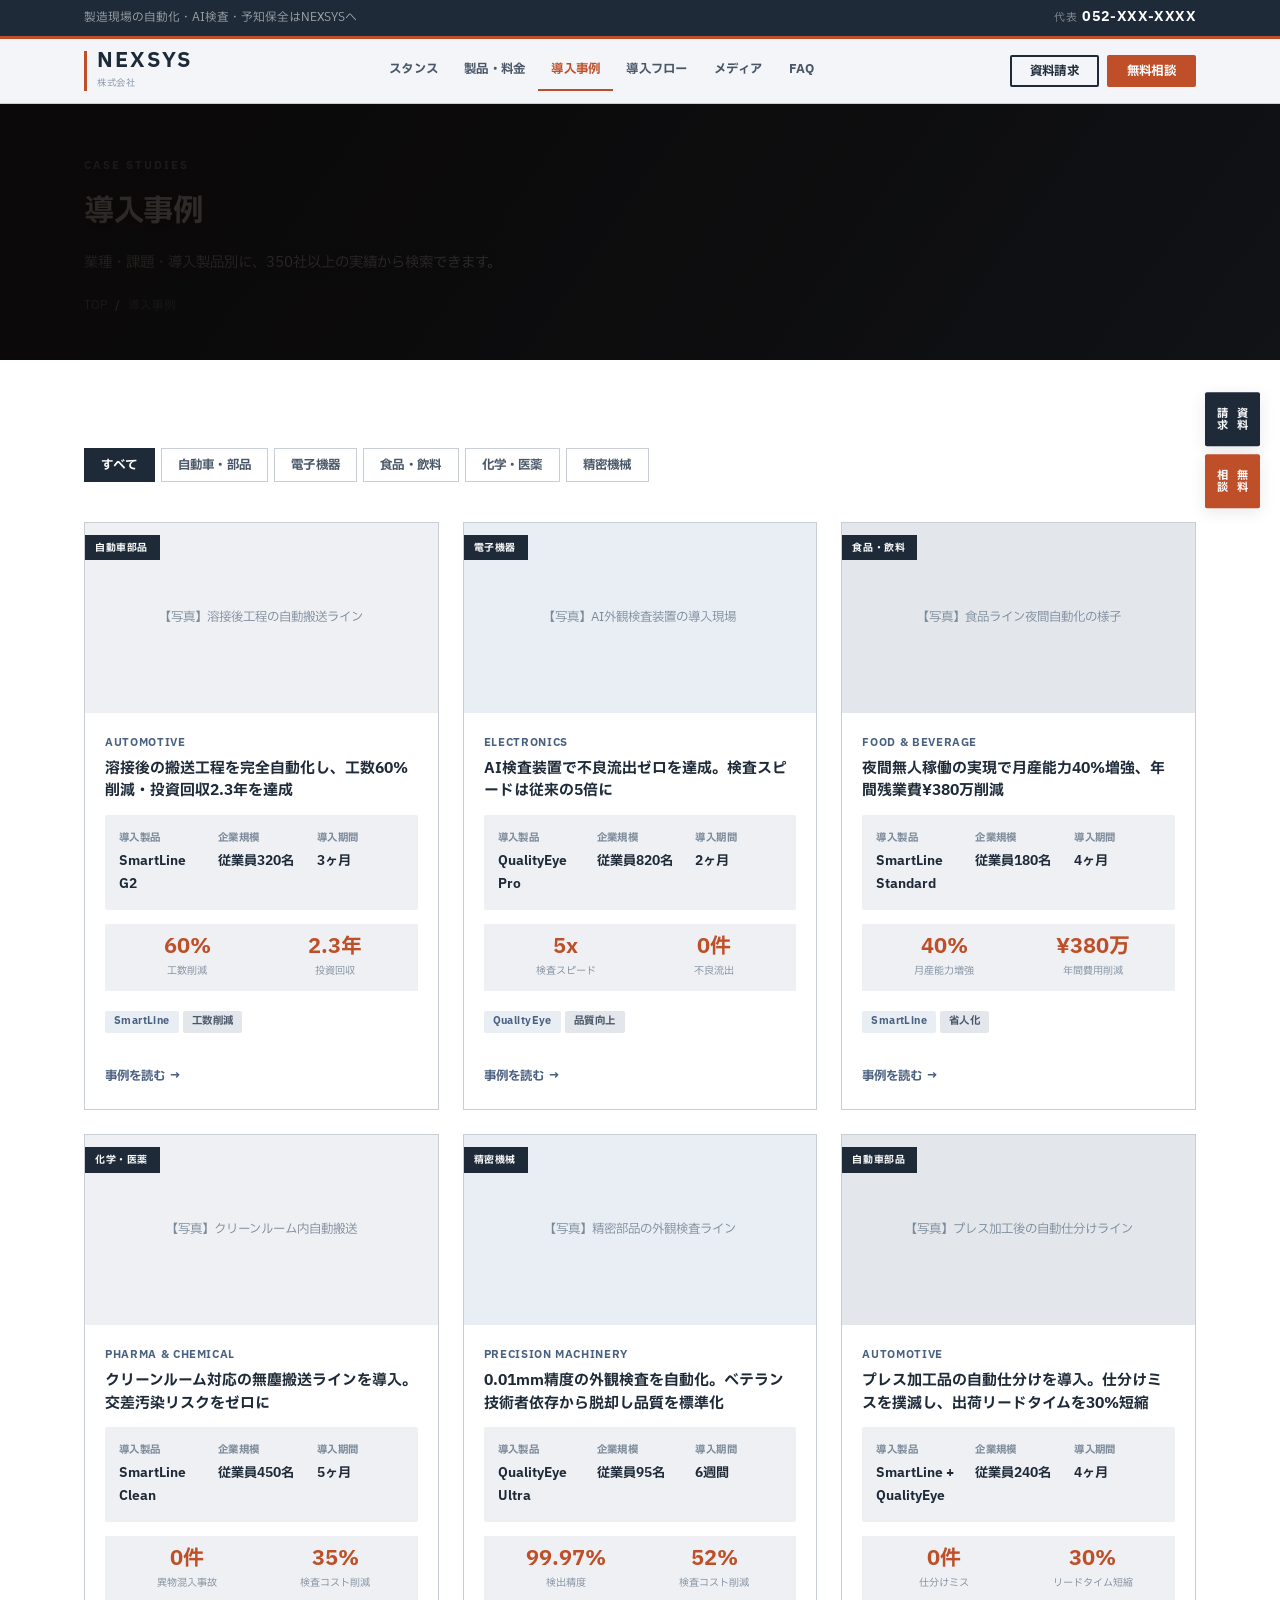
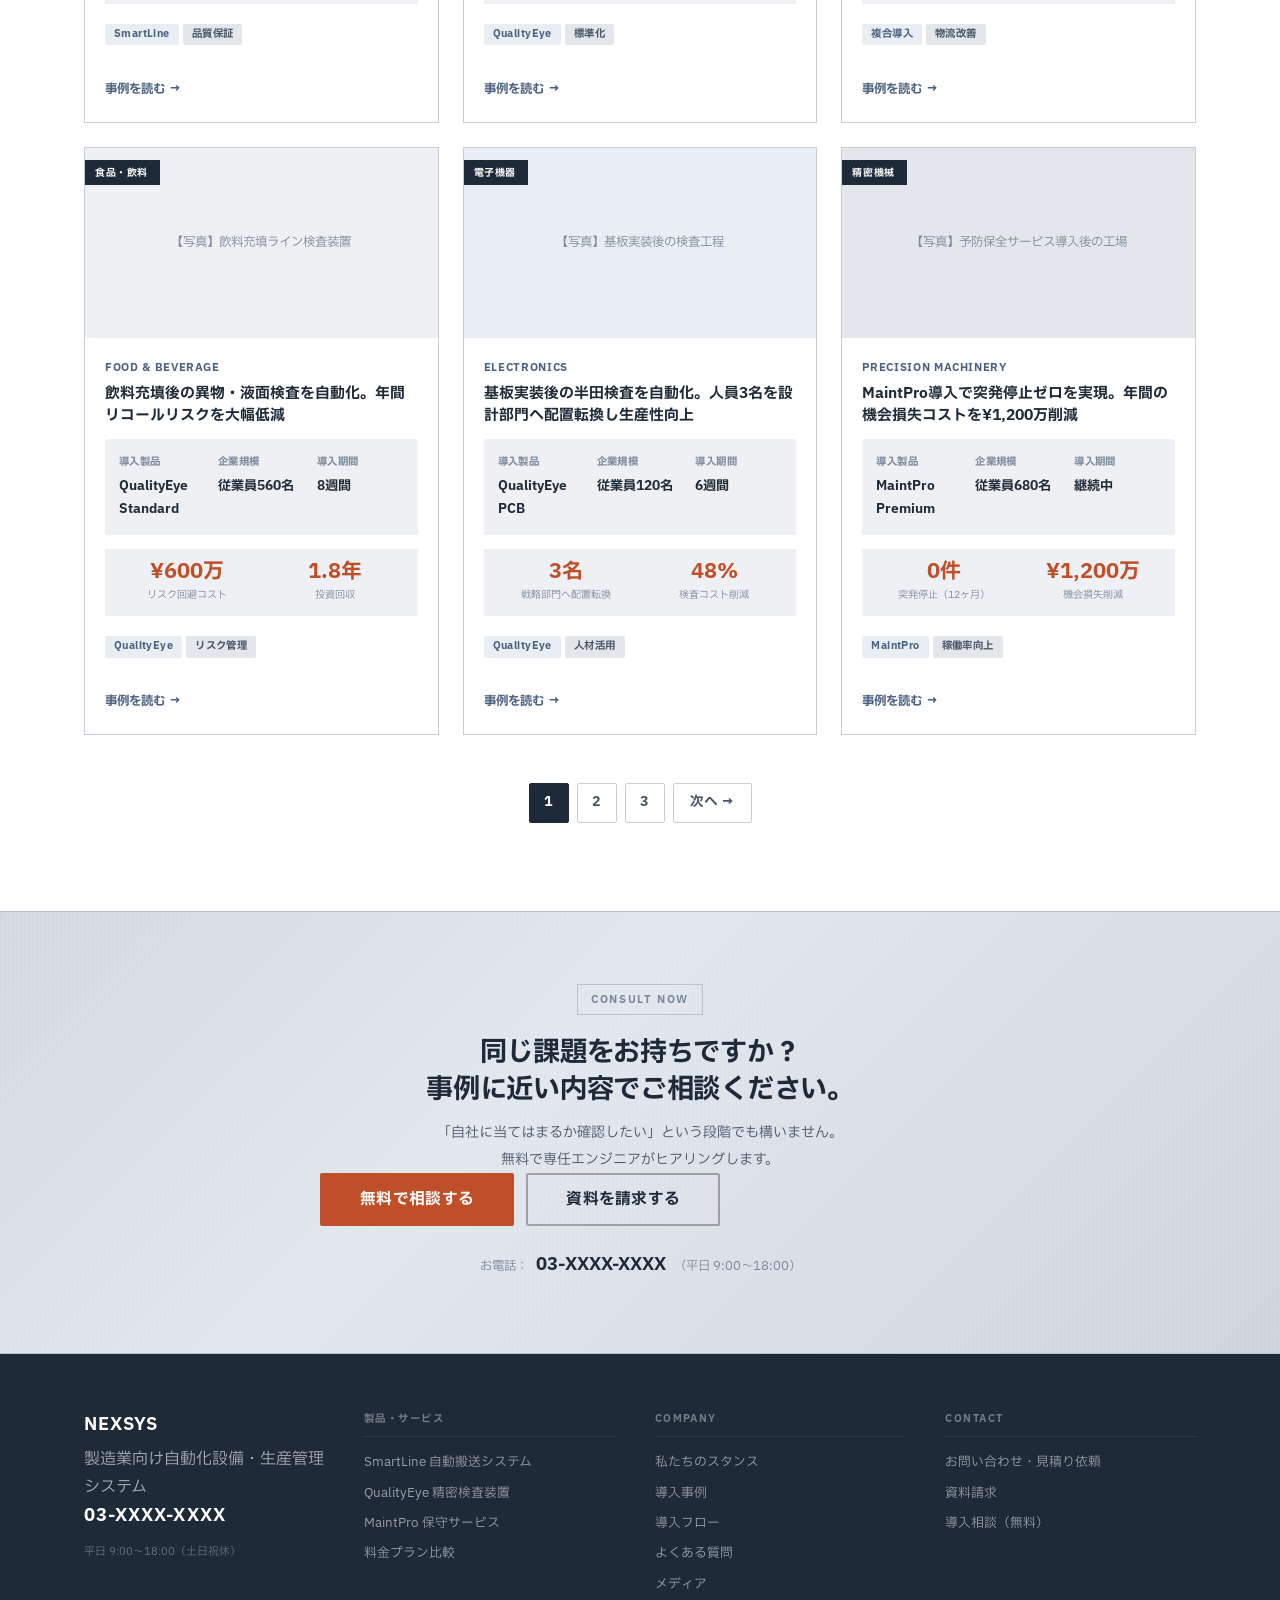
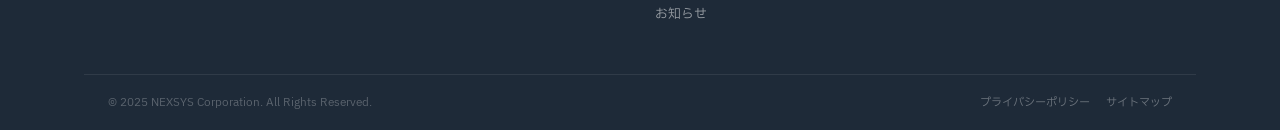
<file: cases.html>
<!DOCTYPE html>
<html lang="ja">
<head>
<meta charset="UTF-8">
<meta name="viewport" content="width=device-width, initial-scale=1.0">
<title>導入事例 | NEXSYS株式会社</title>
<link rel="preconnect" href="https://fonts.googleapis.com">
<link href="https://fonts.googleapis.com/css2?family=IBM+Plex+Sans+JP:wght@400;500;700&display=swap" rel="stylesheet">
<link rel="stylesheet" href="style.css">
<style>
/* ===== CASES PAGE ===== */
.cases-section { padding: var(--section-py) 0; }

/* 詳細データボックス */
.case-detail-box {
  display: grid;
  grid-template-columns: repeat(3, 1fr);
  gap: 12px;
  background: var(--c-bg);
  border-radius: var(--r-sm);
  padding: 14px;
  margin-bottom: 14px;
}
.case-detail-item dt { font-size: .65rem; color: var(--c-text-3); font-weight: 700; margin-bottom: 3px; letter-spacing: .04em; }
.case-detail-item dd { font-size: .82rem; color: var(--c-navy); font-weight: 700; }

/* ケーススタディ一覧（全カード共通は style.css へ） */
#casesGrid { display: grid; grid-template-columns: repeat(3, 1fr); gap: 24px; }

/* ページャー */
.pagination { display: flex; gap: 8px; justify-content: center; margin-top: 48px; }
.page-btn {
  width: 40px; height: 40px;
  border-radius: var(--r-sm);
  display: flex; align-items: center; justify-content: center;
  font-size: .85rem; font-weight: 700;
  border: 1.5px solid var(--c-border);
  background: #fff; color: var(--c-text-2);
  transition: all .15s;
}
.page-btn:hover, .page-btn.active { background: var(--c-navy); color: #fff; border-color: var(--c-navy); }

@media (max-width: 1024px) { #casesGrid { grid-template-columns: repeat(2, 1fr); } }
@media (max-width: 768px)  { #casesGrid { grid-template-columns: 1fr; } }
</style>
</head>
<body>

<div class="topbar">
  <div class="topbar-inner">
    <span>製造現場の自動化・AI検査・予知保全はNEXSYSへ</span>
    <a href="tel:052XXXXXXXX" class="topbar-tel"><span>代表</span>052-XXX-XXXX</a>
  </div>
</div>

<header id="header">
  <div class="header-inner">
    <a href="index.html" class="logo">
      <span class="logo-mark">NEXSYS</span>
      <span class="logo-tagline">株式会社</span>
    </a>
    <nav>
      <a href="why.html" class="nav-link">スタンス</a>
      <a href="items.html" class="nav-link">製品・料金</a>
      <a href="cases.html" class="nav-link">導入事例</a>
      <a href="flow.html" class="nav-link">導入フロー</a>
      <a href="blog.html" class="nav-link">メディア</a>
      <a href="faq.html" class="nav-link">FAQ</a>
    </nav>
    <div class="header-actions">
      <a href="contact.html" class="btn btn-outline btn-sm">資料請求</a>
      <a href="contact.html" class="btn btn-primary btn-sm">無料相談</a>
    </div>
    <button class="menu-toggle" id="menuToggle" aria-expanded="false" aria-label="メニューを開く">
      <span></span><span></span><span></span>
    </button>
  </div>
</header>
<nav id="mobile-nav">
  <a href="why.html" class="nav-link">スタンス</a>
  <a href="items.html" class="nav-link">製品・料金</a>
  <a href="cases.html" class="nav-link">導入事例</a>
  <a href="flow.html" class="nav-link">導入フロー</a>
  <a href="blog.html" class="nav-link">メディア</a>
  <a href="faq.html" class="nav-link">FAQ</a>
  <div class="mobile-actions">
    <a href="contact.html" class="btn btn-primary btn-block">無料相談する</a>
  </div>
</nav>

<div class="float-cta">
  <a href="contact.html" class="float-btn">資料<br>請求</a>
  <a href="contact.html" class="float-btn float-btn--orange">無料<br>相談</a>
</div>

<div class="page-hero" style="background-image:url('https://images.pexels.com/photos/5532669/pexels-photo-5532669.jpeg?auto=compress&cs=tinysrgb&w=1600&h=700&fit=crop')">
  <div class="container">
    <span class="page-hero-eyebrow">Case Studies</span>
    <h1>導入事例</h1>
    <p>業種・課題・導入製品別に、350社以上の実績から検索できます。</p>
    <div class="breadcrumb">
      <a href="index.html">TOP</a><span class="breadcrumb-sep">/</span><span>導入事例</span>
    </div>
  </div>
</div>

<section class="cases-section">
  <div class="container">

    <!-- フィルター -->
    <div class="filter-row" data-target="casesGrid">
      <button class="filter-btn active" data-cat="all">すべて</button>
      <button class="filter-btn" data-cat="auto">自動車・部品</button>
      <button class="filter-btn" data-cat="elec">電子機器</button>
      <button class="filter-btn" data-cat="food">食品・飲料</button>
      <button class="filter-btn" data-cat="pharma">化学・医薬</button>
      <button class="filter-btn" data-cat="precision">精密機械</button>
    </div>

    <!-- カードグリッド -->
    <div id="casesGrid">

      <!-- Case 01 -->
      <a href="#" class="case-card" data-cat="auto">
        <div class="case-photo">
          <span class="case-ribbon">自動車部品</span>
          【写真】溶接後工程の自動搬送ライン
        </div>
        <div class="case-body">
          <div class="case-category">Automotive</div>
          <div class="case-title">溶接後の搬送工程を完全自動化し、工数60%削減・投資回収2.3年を達成</div>
          <div class="case-detail-box">
            <dl class="case-detail-item"><dt>導入製品</dt><dd>SmartLine G2</dd></dl>
            <dl class="case-detail-item"><dt>企業規模</dt><dd>従業員320名</dd></dl>
            <dl class="case-detail-item"><dt>導入期間</dt><dd>3ヶ月</dd></dl>
          </div>
          <div class="case-result">
            <div class="case-result-item"><div class="case-result-num">60%</div><div class="case-result-label">工数削減</div></div>
            <div class="case-result-item"><div class="case-result-num">2.3年</div><div class="case-result-label">投資回収</div></div>
          </div>
          <div><span class="tag tag--blue">SmartLine</span> <span class="tag tag--gray">工数削減</span></div>
          <br><span class="case-link">事例を読む</span>
        </div>
      </a>

      <!-- Case 02 -->
      <a href="#" class="case-card" data-cat="elec">
        <div class="case-photo case-photo--b">
          <span class="case-ribbon">電子機器</span>
          【写真】AI外観検査装置の導入現場
        </div>
        <div class="case-body">
          <div class="case-category">Electronics</div>
          <div class="case-title">AI検査装置で不良流出ゼロを達成。検査スピードは従来の5倍に</div>
          <div class="case-detail-box">
            <dl class="case-detail-item"><dt>導入製品</dt><dd>QualityEye Pro</dd></dl>
            <dl class="case-detail-item"><dt>企業規模</dt><dd>従業員820名</dd></dl>
            <dl class="case-detail-item"><dt>導入期間</dt><dd>2ヶ月</dd></dl>
          </div>
          <div class="case-result">
            <div class="case-result-item"><div class="case-result-num">5x</div><div class="case-result-label">検査スピード</div></div>
            <div class="case-result-item"><div class="case-result-num">0件</div><div class="case-result-label">不良流出</div></div>
          </div>
          <div><span class="tag tag--blue">QualityEye</span> <span class="tag tag--gray">品質向上</span></div>
          <br><span class="case-link">事例を読む</span>
        </div>
      </a>

      <!-- Case 03 -->
      <a href="#" class="case-card" data-cat="food">
        <div class="case-photo case-photo--d">
          <span class="case-ribbon">食品・飲料</span>
          【写真】食品ライン夜間自動化の様子
        </div>
        <div class="case-body">
          <div class="case-category">Food &amp; Beverage</div>
          <div class="case-title">夜間無人稼働の実現で月産能力40%増強、年間残業費¥380万削減</div>
          <div class="case-detail-box">
            <dl class="case-detail-item"><dt>導入製品</dt><dd>SmartLine Standard</dd></dl>
            <dl class="case-detail-item"><dt>企業規模</dt><dd>従業員180名</dd></dl>
            <dl class="case-detail-item"><dt>導入期間</dt><dd>4ヶ月</dd></dl>
          </div>
          <div class="case-result">
            <div class="case-result-item"><div class="case-result-num">40%</div><div class="case-result-label">月産能力増強</div></div>
            <div class="case-result-item"><div class="case-result-num">¥380万</div><div class="case-result-label">年間費用削減</div></div>
          </div>
          <div><span class="tag tag--blue">SmartLine</span> <span class="tag tag--gray">省人化</span></div>
          <br><span class="case-link">事例を読む</span>
        </div>
      </a>

      <!-- Case 04 -->
      <a href="#" class="case-card" data-cat="pharma">
        <div class="case-photo">
          <span class="case-ribbon">化学・医薬</span>
          【写真】クリーンルーム内自動搬送
        </div>
        <div class="case-body">
          <div class="case-category">Pharma &amp; Chemical</div>
          <div class="case-title">クリーンルーム対応の無塵搬送ラインを導入。交差汚染リスクをゼロに</div>
          <div class="case-detail-box">
            <dl class="case-detail-item"><dt>導入製品</dt><dd>SmartLine Clean</dd></dl>
            <dl class="case-detail-item"><dt>企業規模</dt><dd>従業員450名</dd></dl>
            <dl class="case-detail-item"><dt>導入期間</dt><dd>5ヶ月</dd></dl>
          </div>
          <div class="case-result">
            <div class="case-result-item"><div class="case-result-num">0件</div><div class="case-result-label">異物混入事故</div></div>
            <div class="case-result-item"><div class="case-result-num">35%</div><div class="case-result-label">検査コスト削減</div></div>
          </div>
          <div><span class="tag tag--blue">SmartLine</span> <span class="tag tag--gray">品質保証</span></div>
          <br><span class="case-link">事例を読む</span>
        </div>
      </a>

      <!-- Case 05 -->
      <a href="#" class="case-card" data-cat="precision">
        <div class="case-photo case-photo--b">
          <span class="case-ribbon">精密機械</span>
          【写真】精密部品の外観検査ライン
        </div>
        <div class="case-body">
          <div class="case-category">Precision Machinery</div>
          <div class="case-title">0.01mm精度の外観検査を自動化。ベテラン技術者依存から脱却し品質を標準化</div>
          <div class="case-detail-box">
            <dl class="case-detail-item"><dt>導入製品</dt><dd>QualityEye Ultra</dd></dl>
            <dl class="case-detail-item"><dt>企業規模</dt><dd>従業員95名</dd></dl>
            <dl class="case-detail-item"><dt>導入期間</dt><dd>6週間</dd></dl>
          </div>
          <div class="case-result">
            <div class="case-result-item"><div class="case-result-num">99.97%</div><div class="case-result-label">検出精度</div></div>
            <div class="case-result-item"><div class="case-result-num">52%</div><div class="case-result-label">検査コスト削減</div></div>
          </div>
          <div><span class="tag tag--blue">QualityEye</span> <span class="tag tag--gray">標準化</span></div>
          <br><span class="case-link">事例を読む</span>
        </div>
      </a>

      <!-- Case 06 -->
      <a href="#" class="case-card" data-cat="auto">
        <div class="case-photo case-photo--d">
          <span class="case-ribbon">自動車部品</span>
          【写真】プレス加工後の自動仕分けライン
        </div>
        <div class="case-body">
          <div class="case-category">Automotive</div>
          <div class="case-title">プレス加工品の自動仕分けを導入。仕分けミスを撲滅し、出荷リードタイムを30%短縮</div>
          <div class="case-detail-box">
            <dl class="case-detail-item"><dt>導入製品</dt><dd>SmartLine + QualityEye</dd></dl>
            <dl class="case-detail-item"><dt>企業規模</dt><dd>従業員240名</dd></dl>
            <dl class="case-detail-item"><dt>導入期間</dt><dd>4ヶ月</dd></dl>
          </div>
          <div class="case-result">
            <div class="case-result-item"><div class="case-result-num">0件</div><div class="case-result-label">仕分けミス</div></div>
            <div class="case-result-item"><div class="case-result-num">30%</div><div class="case-result-label">リードタイム短縮</div></div>
          </div>
          <div><span class="tag tag--blue">複合導入</span> <span class="tag tag--gray">物流改善</span></div>
          <br><span class="case-link">事例を読む</span>
        </div>
      </a>

      <!-- Case 07 -->
      <a href="#" class="case-card" data-cat="food">
        <div class="case-photo">
          <span class="case-ribbon">食品・飲料</span>
          【写真】飲料充填ライン検査装置
        </div>
        <div class="case-body">
          <div class="case-category">Food &amp; Beverage</div>
          <div class="case-title">飲料充填後の異物・液面検査を自動化。年間リコールリスクを大幅低減</div>
          <div class="case-detail-box">
            <dl class="case-detail-item"><dt>導入製品</dt><dd>QualityEye Standard</dd></dl>
            <dl class="case-detail-item"><dt>企業規模</dt><dd>従業員560名</dd></dl>
            <dl class="case-detail-item"><dt>導入期間</dt><dd>8週間</dd></dl>
          </div>
          <div class="case-result">
            <div class="case-result-item"><div class="case-result-num">¥600万</div><div class="case-result-label">リスク回避コスト</div></div>
            <div class="case-result-item"><div class="case-result-num">1.8年</div><div class="case-result-label">投資回収</div></div>
          </div>
          <div><span class="tag tag--blue">QualityEye</span> <span class="tag tag--gray">リスク管理</span></div>
          <br><span class="case-link">事例を読む</span>
        </div>
      </a>

      <!-- Case 08 -->
      <a href="#" class="case-card" data-cat="elec">
        <div class="case-photo case-photo--b">
          <span class="case-ribbon">電子機器</span>
          【写真】基板実装後の検査工程
        </div>
        <div class="case-body">
          <div class="case-category">Electronics</div>
          <div class="case-title">基板実装後の半田検査を自動化。人員3名を設計部門へ配置転換し生産性向上</div>
          <div class="case-detail-box">
            <dl class="case-detail-item"><dt>導入製品</dt><dd>QualityEye PCB</dd></dl>
            <dl class="case-detail-item"><dt>企業規模</dt><dd>従業員120名</dd></dl>
            <dl class="case-detail-item"><dt>導入期間</dt><dd>6週間</dd></dl>
          </div>
          <div class="case-result">
            <div class="case-result-item"><div class="case-result-num">3名</div><div class="case-result-label">戦略部門へ配置転換</div></div>
            <div class="case-result-item"><div class="case-result-num">48%</div><div class="case-result-label">検査コスト削減</div></div>
          </div>
          <div><span class="tag tag--blue">QualityEye</span> <span class="tag tag--gray">人材活用</span></div>
          <br><span class="case-link">事例を読む</span>
        </div>
      </a>

      <!-- Case 09 -->
      <a href="#" class="case-card" data-cat="precision">
        <div class="case-photo case-photo--d">
          <span class="case-ribbon">精密機械</span>
          【写真】予防保全サービス導入後の工場
        </div>
        <div class="case-body">
          <div class="case-category">Precision Machinery</div>
          <div class="case-title">MaintPro導入で突発停止ゼロを実現。年間の機会損失コストを¥1,200万削減</div>
          <div class="case-detail-box">
            <dl class="case-detail-item"><dt>導入製品</dt><dd>MaintPro Premium</dd></dl>
            <dl class="case-detail-item"><dt>企業規模</dt><dd>従業員680名</dd></dl>
            <dl class="case-detail-item"><dt>導入期間</dt><dd>継続中</dd></dl>
          </div>
          <div class="case-result">
            <div class="case-result-item"><div class="case-result-num">0件</div><div class="case-result-label">突発停止（12ヶ月）</div></div>
            <div class="case-result-item"><div class="case-result-num">¥1,200万</div><div class="case-result-label">機会損失削減</div></div>
          </div>
          <div><span class="tag tag--blue">MaintPro</span> <span class="tag tag--gray">稼働率向上</span></div>
          <br><span class="case-link">事例を読む</span>
        </div>
      </a>

    </div><!-- /casesGrid -->

    <div class="pagination">
      <a href="#" class="page-btn active">1</a>
      <a href="#" class="page-btn">2</a>
      <a href="#" class="page-btn">3</a>
      <a href="#" class="page-btn" style="width:auto;padding:0 16px;">次へ →</a>
    </div>

  </div>
</section>

<!-- CTA -->
<section class="cta-banner">
  <div class="container">
    <div class="cta-inner">
      <span class="cta-label">Consult Now</span>
      <h2 class="cta-title">同じ課題をお持ちですか？<br>事例に近い内容でご相談ください。</h2>
      <p class="cta-desc">「自社に当てはまるか確認したい」という段階でも構いません。<br>無料で専任エンジニアがヒアリングします。</p>
      <div class="cta-btns">
        <a href="contact.html" class="btn btn-primary btn-lg">無料で相談する</a>
        <a href="contact.html" class="btn btn-outline-white btn-lg">資料を請求する</a>
      </div>
      <div class="cta-tel">お電話：<strong>03-XXXX-XXXX</strong>（平日 9:00〜18:00）</div>
    </div>
  </div>
</section>

<footer>
  <div class="container">
    <div class="footer-top">
      <div>
        <span class="footer-logo-mark">NEXSYS</span>
        <p class="footer-tagline">製造業向け自動化設備・生産管理システム</p>
        <span class="footer-tel">03-XXXX-XXXX</span>
        <span class="footer-hours">平日 9:00〜18:00（土日祝休）</span>
      </div>
      <div class="footer-col"><h4>製品・サービス</h4><ul>
        <li><a href="items.html#smartline">SmartLine 自動搬送システム</a></li>
        <li><a href="items.html#qualityeye">QualityEye 精密検査装置</a></li>
        <li><a href="items.html#maintpro">MaintPro 保守サービス</a></li>
        <li><a href="items.html#pricing">料金プラン比較</a></li>
      </ul></div>
      <div class="footer-col"><h4>Company</h4><ul>
        <li><a href="why.html">私たちのスタンス</a></li>
        <li><a href="cases.html">導入事例</a></li>
        <li><a href="flow.html">導入フロー</a></li>
        <li><a href="faq.html">よくある質問</a></li>
        <li><a href="blog.html">メディア</a></li>
        <li><a href="news.html">お知らせ</a></li>
      </ul></div>
      <div class="footer-col"><h4>Contact</h4><ul>
        <li><a href="contact.html">お問い合わせ・見積り依頼</a></li>
        <li><a href="contact.html">資料請求</a></li>
        <li><a href="contact.html">導入相談（無料）</a></li>
      </ul></div>
    </div>
    <div class="footer-bottom">
      <div>© 2025 NEXSYS Corporation. All Rights Reserved.</div>
      <div class="footer-links"><a href="#">プライバシーポリシー</a><a href="#">サイトマップ</a></div>
    </div>
  </div>
</footer>

<script src="main.js"></script>
</body>
</html>
</file>
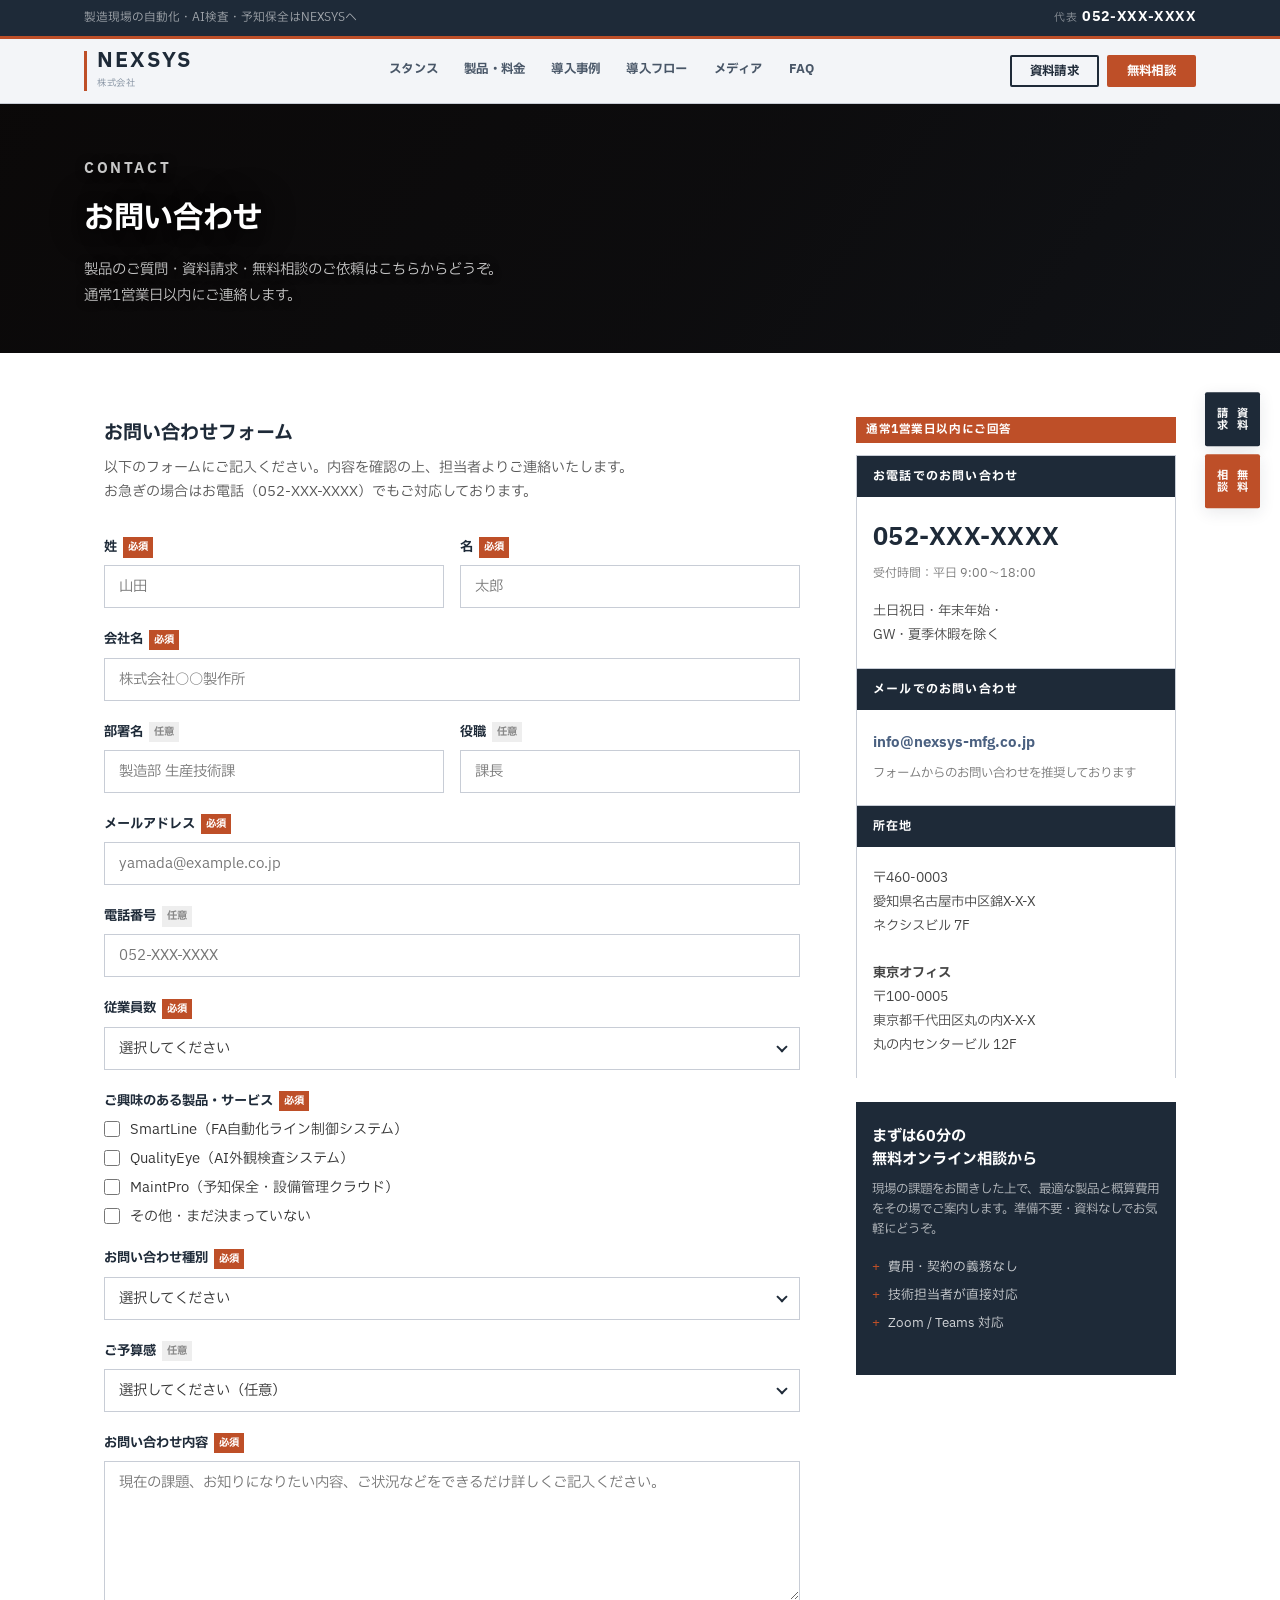
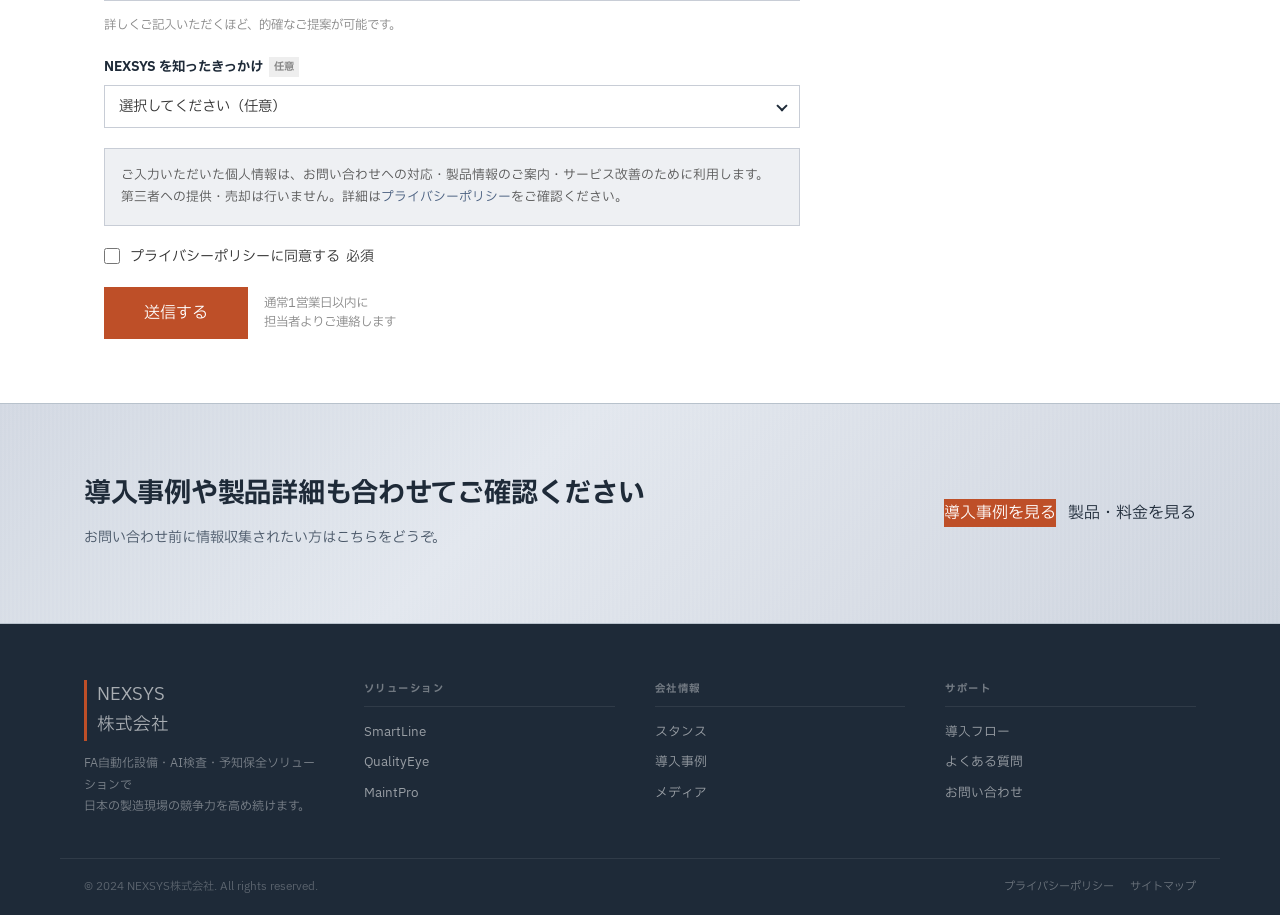
<file: contact.html>
<!DOCTYPE html>
<html lang="ja">
<head>
  <meta charset="UTF-8">
  <meta name="viewport" content="width=device-width, initial-scale=1.0">
  <title>お問い合わせ | NEXSYS株式会社</title>
  <link rel="preconnect" href="https://fonts.googleapis.com">
  <link href="https://fonts.googleapis.com/css2?family=IBM+Plex+Sans+JP:wght@400;500;700&display=swap" rel="stylesheet">
  <link rel="stylesheet" href="style.css">
  <style>
    /* ── Layout ── */
    .contact-layout {
      max-width: 1120px;
      margin: 0 auto;
      padding: 64px 24px;
      display: grid;
      grid-template-columns: 1fr 320px;
      gap: 56px;
      align-items: start;
    }

    /* ── Form ── */
    .contact-form-title {
      font-size: 1.2rem;
      font-weight: 700;
      color: var(--c-navy);
      margin: 0 0 6px;
    }
    .contact-form-desc {
      font-size: .88rem;
      color: #555;
      line-height: 1.7;
      margin: 0 0 32px;
    }
    .form-group {
      margin-bottom: 20px;
    }
    .form-label {
      display: block;
      font-size: .83rem;
      font-weight: 700;
      color: var(--c-navy);
      margin-bottom: 6px;
    }
    .form-label .required {
      display: inline-block;
      font-size: .65rem;
      font-weight: 700;
      color: #fff;
      background: var(--c-orange);
      padding: 1px 5px;
      margin-left: 6px;
      vertical-align: middle;
    }
    .form-label .optional {
      display: inline-block;
      font-size: .65rem;
      font-weight: 700;
      color: #888;
      background: #eee;
      padding: 1px 5px;
      margin-left: 6px;
      vertical-align: middle;
    }
    .form-input,
    .form-select,
    .form-textarea {
      width: 100%;
      border: 1px solid var(--c-border);
      background: #fff;
      font-family: inherit;
      font-size: .9rem;
      color: #333;
      padding: 10px 14px;
      transition: border-color .2s, box-shadow .2s;
      appearance: none;
      box-sizing: border-box;
    }
    .form-input:focus,
    .form-select:focus,
    .form-textarea:focus {
      outline: none;
      border-color: var(--c-blue);
      box-shadow: 0 0 0 3px rgba(124,91,58,.15);
    }
    .form-select-wrap {
      position: relative;
    }
    .form-select-wrap::after {
      content: '';
      position: absolute;
      right: 14px;
      top: 50%;
      transform: translateY(-50%);
      width: 8px; height: 8px;
      border-right: 2px solid var(--c-navy);
      border-bottom: 2px solid var(--c-navy);
      transform: translateY(-65%) rotate(45deg);
      pointer-events: none;
    }
    .form-textarea { resize: vertical; min-height: 140px; }
    .form-row {
      display: grid;
      grid-template-columns: repeat(2, 1fr);
      gap: 16px;
    }
    .form-note {
      font-size: .78rem;
      color: #888;
      margin-top: 6px;
      line-height: 1.6;
    }
    .form-check-group {
      display: flex;
      flex-direction: column;
      gap: 8px;
    }
    .form-check {
      display: flex;
      align-items: flex-start;
      gap: 10px;
      cursor: pointer;
    }
    .form-check input[type="checkbox"] {
      width: 16px; height: 16px;
      margin-top: 2px;
      flex-shrink: 0;
      accent-color: var(--c-blue);
    }
    .form-check-label {
      font-size: .88rem;
      color: #333;
      line-height: 1.5;
    }
    .form-privacy {
      background: var(--c-bg);
      border: 1px solid var(--c-border);
      padding: 16px;
      font-size: .8rem;
      color: #555;
      line-height: 1.7;
      margin-bottom: 20px;
    }
    .form-privacy a { color: var(--c-blue); }
    .form-submit-wrap {
      display: flex;
      align-items: center;
      gap: 16px;
    }
    .form-submit-wrap .btn-primary {
      padding: 14px 40px;
      font-size: 1rem;
      cursor: pointer;
      border: none;
    }
    .form-submit-note {
      font-size: .78rem;
      color: #888;
      line-height: 1.5;
    }

    /* ── Sidebar ── */
    .contact-sidebar { display: flex; flex-direction: column; gap: 0; }
    .contact-info-block {
      border: 1px solid var(--c-border);
      border-bottom: none;
      background: #fff;
    }
    .contact-info-block:last-child { border-bottom: 1px solid var(--c-border); }
    .contact-info-block-title {
      font-size: .75rem;
      font-weight: 700;
      letter-spacing: .1em;
      color: #fff;
      background: var(--c-navy);
      padding: 10px 16px;
    }
    .contact-info-block-body {
      padding: 20px 16px;
    }
    .contact-tel {
      font-size: 1.5rem;
      font-weight: 700;
      color: var(--c-navy);
      letter-spacing: .02em;
      margin: 0 0 4px;
    }
    .contact-tel-note {
      font-size: .75rem;
      color: #777;
      margin: 0 0 16px;
    }
    .contact-hours {
      font-size: .83rem;
      color: #444;
      line-height: 1.8;
    }
    .contact-email {
      font-size: .9rem;
      font-weight: 700;
      color: var(--c-blue);
      word-break: break-all;
      margin: 0 0 8px;
    }
    .contact-address {
      font-size: .83rem;
      color: #444;
      line-height: 1.8;
    }
    .contact-cta-card {
      background: var(--c-navy);
      padding: 24px 16px;
      margin-top: 24px;
    }
    .contact-cta-card-title {
      font-size: .95rem;
      font-weight: 700;
      color: #fff;
      margin: 0 0 8px;
      line-height: 1.5;
    }
    .contact-cta-card-desc {
      font-size: .78rem;
      color: rgba(255,255,255,.7);
      line-height: 1.6;
      margin: 0 0 16px;
    }
    .response-badge {
      display: inline-block;
      background: var(--c-orange);
      color: #fff;
      font-size: .72rem;
      font-weight: 700;
      padding: 3px 10px;
      letter-spacing: .05em;
      margin-bottom: 12px;
    }

    /* ── Thank you state (hidden by default) ── */
    .form-thankyou {
      display: none;
      text-align: center;
      padding: 64px 24px;
    }
    .form-thankyou.visible { display: block; }
    .form-thankyou-icon {
      width: 64px; height: 64px;
      background: var(--c-blue);
      margin: 0 auto 20px;
      clip-path: polygon(14% 44%, 0 65%, 50% 100%, 100% 14%, 80% 0%, 43% 62%);
    }
    .form-thankyou-title {
      font-size: 1.4rem;
      font-weight: 700;
      color: var(--c-navy);
      margin: 0 0 12px;
    }
    .form-thankyou-desc {
      font-size: .9rem;
      color: #555;
      line-height: 1.8;
    }

    @media (max-width: 1024px) {
      .contact-layout { grid-template-columns: 1fr; }
    }
    @media (max-width: 768px) {
      .form-row { grid-template-columns: 1fr; }
      .form-submit-wrap { flex-direction: column; align-items: flex-start; }
    }
  </style>
</head>
<body>

<div class="topbar">
  <div class="topbar-inner">
    <span>製造現場の自動化・AI検査・予知保全はNEXSYSへ</span>
    <a href="tel:052XXXXXXXX" class="topbar-tel"><span>代表</span>052-XXX-XXXX</a>
  </div>
</div>

<header id="header">
  <div class="header-inner">
    <a href="index.html" class="logo">
      <span class="logo-mark">NEXSYS</span>
      <span class="logo-tagline">株式会社</span>
    </a>
    <nav>
      <a href="why.html" class="nav-link">スタンス</a>
      <a href="items.html" class="nav-link">製品・料金</a>
      <a href="cases.html" class="nav-link">導入事例</a>
      <a href="flow.html" class="nav-link">導入フロー</a>
      <a href="blog.html" class="nav-link">メディア</a>
      <a href="faq.html" class="nav-link">FAQ</a>
    </nav>
    <div class="header-actions">
      <a href="contact.html" class="btn btn-outline btn-sm">資料請求</a>
      <a href="contact.html" class="btn btn-primary btn-sm">無料相談</a>
    </div>
    <button class="menu-toggle" id="menuToggle" aria-expanded="false" aria-label="メニューを開く">
      <span></span><span></span><span></span>
    </button>
  </div>
</header>
<nav id="mobile-nav">
  <a href="why.html" class="nav-link">スタンス</a>
  <a href="items.html" class="nav-link">製品・料金</a>
  <a href="cases.html" class="nav-link">導入事例</a>
  <a href="flow.html" class="nav-link">導入フロー</a>
  <a href="blog.html" class="nav-link">メディア</a>
  <a href="faq.html" class="nav-link">FAQ</a>
  <div class="mobile-actions">
    <a href="contact.html" class="btn btn-primary btn-block">無料相談する</a>
  </div>
</nav>

<div class="float-cta">
  <a href="contact.html" class="float-btn">資料<br>請求</a>
  <a href="contact.html" class="float-btn float-btn--orange">無料<br>相談</a>
</div>

<!-- Page Hero -->
  <section class="page-hero" style="background-image:url('https://images.pexels.com/photos/7480239/pexels-photo-7480239.jpeg?auto=compress&cs=tinysrgb&w=1600&h=700&fit=crop')">
    <div class="page-hero-inner">
      <p class="page-hero-label">Contact</p>
      <h1 class="page-hero-title">お問い合わせ</h1>
      <p class="page-hero-desc">製品のご質問・資料請求・無料相談のご依頼はこちらからどうぞ。<br>通常1営業日以内にご連絡します。</p>
    </div>
  </section>

  <!-- Contact Layout -->
  <div class="contact-layout">

    <!-- Form -->
    <main>
      <h2 class="contact-form-title">お問い合わせフォーム</h2>
      <p class="contact-form-desc">
        以下のフォームにご記入ください。内容を確認の上、担当者よりご連絡いたします。<br>
        お急ぎの場合はお電話（052-XXX-XXXX）でもご対応しております。
      </p>

      <form id="contactForm" novalidate>
        <div class="form-row">
          <div class="form-group">
            <label class="form-label" for="lastName">姓<span class="required">必須</span></label>
            <input class="form-input" type="text" id="lastName" name="lastName" placeholder="山田" autocomplete="family-name">
          </div>
          <div class="form-group">
            <label class="form-label" for="firstName">名<span class="required">必須</span></label>
            <input class="form-input" type="text" id="firstName" name="firstName" placeholder="太郎" autocomplete="given-name">
          </div>
        </div>

        <div class="form-group">
          <label class="form-label" for="company">会社名<span class="required">必須</span></label>
          <input class="form-input" type="text" id="company" name="company" placeholder="株式会社○○製作所" autocomplete="organization">
        </div>

        <div class="form-row">
          <div class="form-group">
            <label class="form-label" for="dept">部署名<span class="optional">任意</span></label>
            <input class="form-input" type="text" id="dept" name="dept" placeholder="製造部 生産技術課">
          </div>
          <div class="form-group">
            <label class="form-label" for="position">役職<span class="optional">任意</span></label>
            <input class="form-input" type="text" id="position" name="position" placeholder="課長">
          </div>
        </div>

        <div class="form-group">
          <label class="form-label" for="email">メールアドレス<span class="required">必須</span></label>
          <input class="form-input" type="email" id="email" name="email" placeholder="yamada@example.co.jp" autocomplete="email">
        </div>

        <div class="form-group">
          <label class="form-label" for="tel">電話番号<span class="optional">任意</span></label>
          <input class="form-input" type="tel" id="tel" name="tel" placeholder="052-XXX-XXXX" autocomplete="tel">
        </div>

        <div class="form-group">
          <label class="form-label" for="employees">従業員数<span class="required">必須</span></label>
          <div class="form-select-wrap">
            <select class="form-select" id="employees" name="employees">
              <option value="" disabled selected>選択してください</option>
              <option value="lt50">50名未満</option>
              <option value="50-199">50〜199名</option>
              <option value="200-499">200〜499名</option>
              <option value="500-999">500〜999名</option>
              <option value="gte1000">1,000名以上</option>
            </select>
          </div>
        </div>

        <div class="form-group">
          <label class="form-label">ご興味のある製品・サービス<span class="required">必須</span></label>
          <div class="form-check-group">
            <label class="form-check">
              <input type="checkbox" name="product" value="smartline">
              <span class="form-check-label">SmartLine（FA自動化ライン制御システム）</span>
            </label>
            <label class="form-check">
              <input type="checkbox" name="product" value="qualityeye">
              <span class="form-check-label">QualityEye（AI外観検査システム）</span>
            </label>
            <label class="form-check">
              <input type="checkbox" name="product" value="maintpro">
              <span class="form-check-label">MaintPro（予知保全・設備管理クラウド）</span>
            </label>
            <label class="form-check">
              <input type="checkbox" name="product" value="other">
              <span class="form-check-label">その他・まだ決まっていない</span>
            </label>
          </div>
        </div>

        <div class="form-group">
          <label class="form-label" for="inquiry_type">お問い合わせ種別<span class="required">必須</span></label>
          <div class="form-select-wrap">
            <select class="form-select" id="inquiry_type" name="inquiry_type">
              <option value="" disabled selected>選択してください</option>
              <option value="consult">無料相談を希望する</option>
              <option value="catalog">資料・カタログを請求する</option>
              <option value="demo">デモ・検証テストを希望する</option>
              <option value="quote">見積もりを依頼する</option>
              <option value="question">製品仕様について質問したい</option>
              <option value="other">その他</option>
            </select>
          </div>
        </div>

        <div class="form-group">
          <label class="form-label" for="budget">ご予算感<span class="optional">任意</span></label>
          <div class="form-select-wrap">
            <select class="form-select" id="budget" name="budget">
              <option value="" selected>選択してください（任意）</option>
              <option value="lt500">500万円未満</option>
              <option value="500-1000">500〜1,000万円</option>
              <option value="1000-3000">1,000〜3,000万円</option>
              <option value="gte3000">3,000万円以上</option>
              <option value="undecided">未定・要相談</option>
            </select>
          </div>
        </div>

        <div class="form-group">
          <label class="form-label" for="message">お問い合わせ内容<span class="required">必須</span></label>
          <textarea class="form-textarea" id="message" name="message" placeholder="現在の課題、お知りになりたい内容、ご状況などをできるだけ詳しくご記入ください。"></textarea>
          <p class="form-note">詳しくご記入いただくほど、的確なご提案が可能です。</p>
        </div>

        <div class="form-group">
          <label class="form-label" for="how">NEXSYS を知ったきっかけ<span class="optional">任意</span></label>
          <div class="form-select-wrap">
            <select class="form-select" id="how" name="how">
              <option value="" selected>選択してください（任意）</option>
              <option value="search">Web検索（Google / Yahoo等）</option>
              <option value="sns">SNS</option>
              <option value="exhibition">展示会・セミナー</option>
              <option value="referral">知人・取引先の紹介</option>
              <option value="media">業界誌・メディア</option>
              <option value="other">その他</option>
            </select>
          </div>
        </div>

        <div class="form-privacy">
          ご入力いただいた個人情報は、お問い合わせへの対応・製品情報のご案内・サービス改善のために利用します。
          第三者への提供・売却は行いません。詳細は<a href="#">プライバシーポリシー</a>をご確認ください。
        </div>

        <div class="form-group">
          <label class="form-check">
            <input type="checkbox" id="agree" name="agree" required>
            <span class="form-check-label">プライバシーポリシーに同意する<span class="required" style="margin-left:6px;">必須</span></span>
          </label>
        </div>

        <div class="form-submit-wrap">
          <button type="submit" class="btn-primary">送信する</button>
          <p class="form-submit-note">通常1営業日以内に<br>担当者よりご連絡します</p>
        </div>
      </form>

      <!-- Thank you (shown after submit) -->
      <div class="form-thankyou" id="formThankyou">
        <div class="form-thankyou-icon"></div>
        <h2 class="form-thankyou-title">お問い合わせありがとうございました</h2>
        <p class="form-thankyou-desc">
          内容を確認の上、通常1営業日以内に担当者よりご連絡いたします。<br>
          しばらくお待ちください。
        </p>
      </div>
    </main>

    <!-- Sidebar -->
    <aside class="contact-sidebar">

      <div class="response-badge" style="display:inline-block;">通常1営業日以内にご回答</div>

      <div class="contact-info-block">
        <p class="contact-info-block-title">お電話でのお問い合わせ</p>
        <div class="contact-info-block-body">
          <p class="contact-tel">052-XXX-XXXX</p>
          <p class="contact-tel-note">受付時間：平日 9:00〜18:00</p>
          <p class="contact-hours">
            土日祝日・年末年始・<br>
            GW・夏季休暇を除く
          </p>
        </div>
      </div>

      <div class="contact-info-block">
        <p class="contact-info-block-title">メールでのお問い合わせ</p>
        <div class="contact-info-block-body">
          <p class="contact-email">info@nexsys-mfg.co.jp</p>
          <p style="font-size:.78rem;color:#777;margin:0;">フォームからのお問い合わせを推奨しております</p>
        </div>
      </div>

      <div class="contact-info-block">
        <p class="contact-info-block-title">所在地</p>
        <div class="contact-info-block-body">
          <p class="contact-address">
            〒460-0003<br>
            愛知県名古屋市中区錦X-X-X<br>
            ネクシスビル 7F<br><br>
            <strong>東京オフィス</strong><br>
            〒100-0005<br>
            東京都千代田区丸の内X-X-X<br>
            丸の内センタービル 12F
          </p>
        </div>
      </div>

      <div class="contact-cta-card">
        <p class="contact-cta-card-title">まずは60分の<br>無料オンライン相談から</p>
        <p class="contact-cta-card-desc">現場の課題をお聞きした上で、最適な製品と概算費用をその場でご案内します。準備不要・資料なしでお気軽にどうぞ。</p>
        <ul style="list-style:none;padding:0;margin:0 0 16px;display:flex;flex-direction:column;gap:6px;">
          <li style="font-size:.8rem;color:rgba(255,255,255,.8);padding-left:16px;position:relative;">
            <span style="position:absolute;left:0;color:var(--c-orange);">+</span>費用・契約の義務なし
          </li>
          <li style="font-size:.8rem;color:rgba(255,255,255,.8);padding-left:16px;position:relative;">
            <span style="position:absolute;left:0;color:var(--c-orange);">+</span>技術担当者が直接対応
          </li>
          <li style="font-size:.8rem;color:rgba(255,255,255,.8);padding-left:16px;position:relative;">
            <span style="position:absolute;left:0;color:var(--c-orange);">+</span>Zoom / Teams 対応
          </li>
        </ul>
      </div>

    </aside>
  </div>

  <!-- CTA Banner -->
  <section class="cta-banner">
    <div class="cta-banner-inner">
      <div>
        <p class="cta-banner-title">導入事例や製品詳細も合わせてご確認ください</p>
        <p class="cta-banner-sub">お問い合わせ前に情報収集されたい方はこちらをどうぞ。</p>
      </div>
      <div class="cta-banner-btns">
        <a href="cases.html" class="btn-primary">導入事例を見る</a>
        <a href="items.html" class="btn-outline-white">製品・料金を見る</a>
      </div>
    </div>
  </section>

  <!-- Footer -->
  <footer>
    <div class="footer-inner">
      <div class="footer-brand">
        <a href="index.html" class="logo" style="font-size:1.1rem;">NEXSYS<span>株式会社</span></a>
        <p class="footer-desc">FA自動化設備・AI検査・予知保全ソリューションで<br>日本の製造現場の競争力を高め続けます。</p>
      </div>
      <div class="footer-nav-group">
        <p class="footer-nav-title">ソリューション</p>
        <a href="items.html#smartline">SmartLine</a>
        <a href="items.html#qualityeye">QualityEye</a>
        <a href="items.html#maintpro">MaintPro</a>
      </div>
      <div class="footer-nav-group">
        <p class="footer-nav-title">会社情報</p>
        <a href="why.html">スタンス</a>
        <a href="cases.html">導入事例</a>
        <a href="blog.html">メディア</a>
      </div>
      <div class="footer-nav-group">
        <p class="footer-nav-title">サポート</p>
        <a href="flow.html">導入フロー</a>
        <a href="faq.html">よくある質問</a>
        <a href="contact.html">お問い合わせ</a>
      </div>
    </div>
    <div class="footer-bottom">
      <p>&copy; 2024 NEXSYS株式会社. All rights reserved.</p>
      <div class="footer-bottom-links">
        <a href="#">プライバシーポリシー</a>
        <a href="#">サイトマップ</a>
      </div>
    </div>
  </footer>

  <script src="main.js"></script>
  <script>
    document.getElementById('contactForm').addEventListener('submit', function(e) {
      e.preventDefault();
      this.style.display = 'none';
      document.getElementById('formThankyou').classList.add('visible');
      window.scrollTo({ top: document.getElementById('formThankyou').offsetTop - 100, behavior: 'smooth' });
    });
  </script>
</body>
</html>
</file>
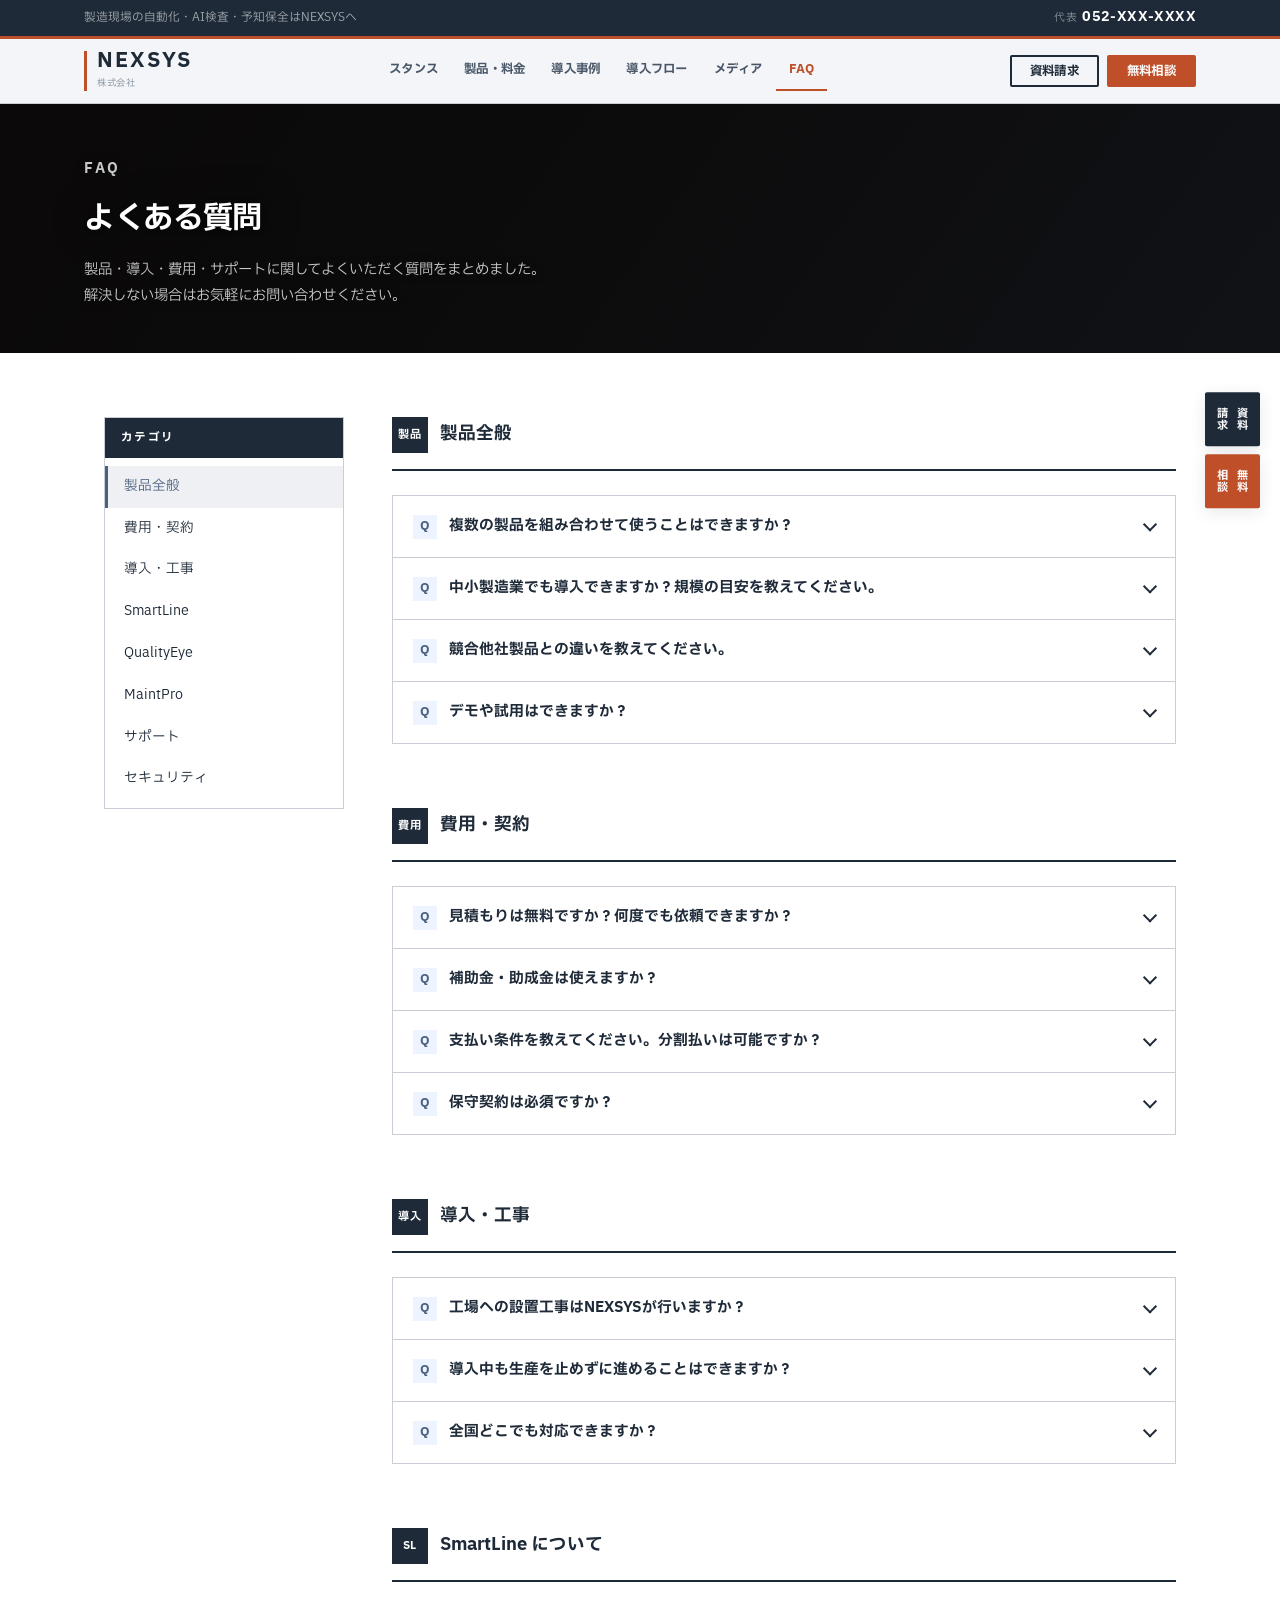
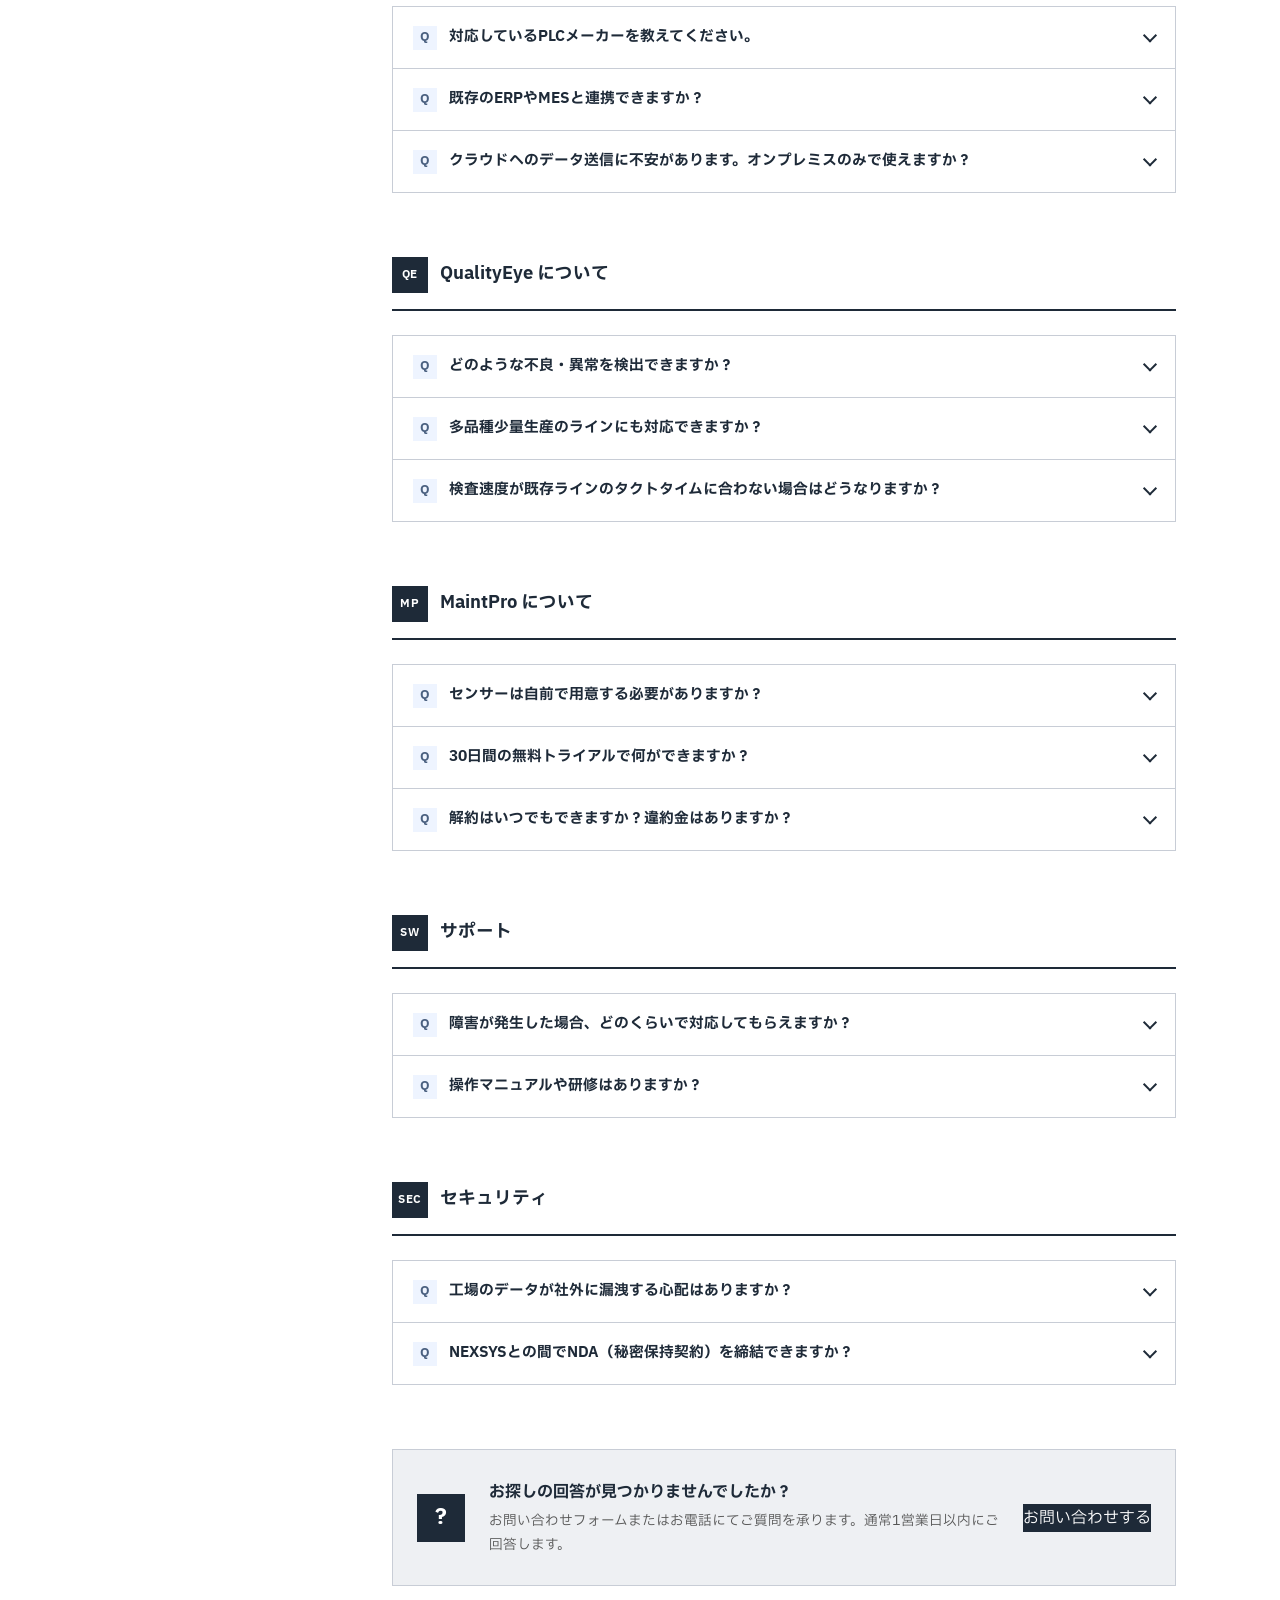
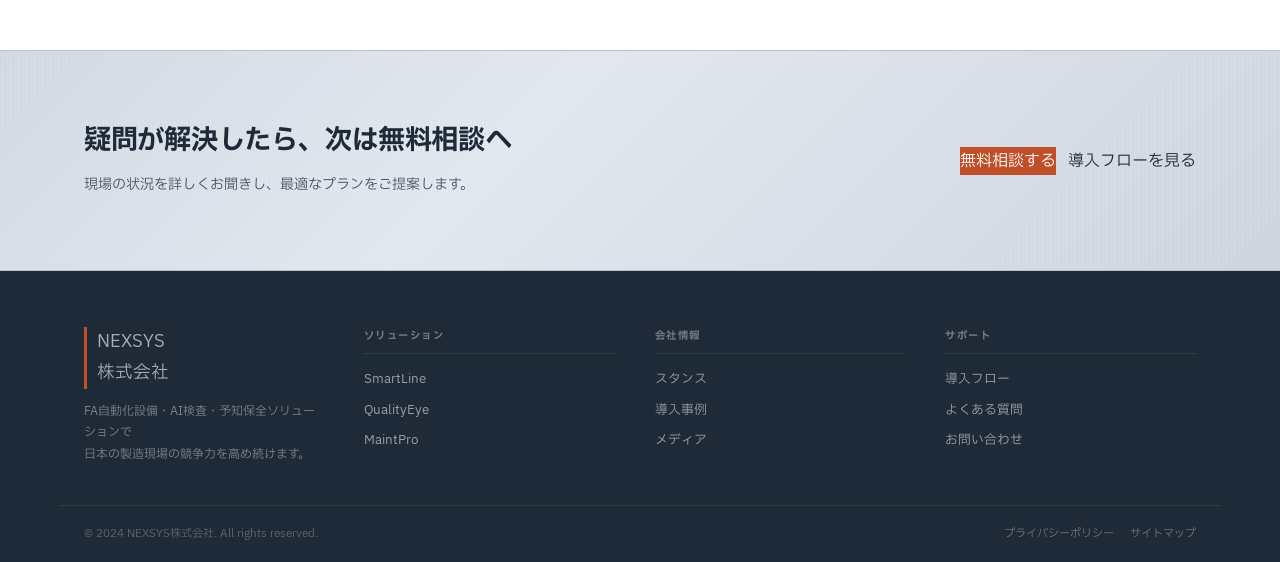
<file: faq.html>
<!DOCTYPE html>
<html lang="ja">
<head>
  <meta charset="UTF-8">
  <meta name="viewport" content="width=device-width, initial-scale=1.0">
  <title>よくある質問 | NEXSYS株式会社</title>
  <link rel="preconnect" href="https://fonts.googleapis.com">
  <link href="https://fonts.googleapis.com/css2?family=IBM+Plex+Sans+JP:wght@400;500;700&display=swap" rel="stylesheet">
  <link rel="stylesheet" href="style.css">
  <style>
    /* ── FAQ Layout ── */
    .faq-layout {
      max-width: 1120px;
      margin: 0 auto;
      padding: 64px 24px;
      display: grid;
      grid-template-columns: 240px 1fr;
      gap: 48px;
      align-items: start;
    }

    /* ── Category Nav (sticky) ── */
    .faq-cat-nav {
      position: sticky;
      top: 84px;
      border: 1px solid var(--c-border);
      background: #fff;
    }
    .faq-cat-nav-title {
      font-size: .72rem;
      font-weight: 700;
      letter-spacing: .12em;
      color: #fff;
      background: var(--c-navy);
      padding: 10px 16px;
    }
    .faq-cat-nav-list {
      list-style: none;
      padding: 8px 0;
      margin: 0;
    }
    .faq-cat-nav-list li a {
      display: block;
      padding: 9px 16px;
      font-size: .85rem;
      color: var(--c-navy);
      text-decoration: none;
      border-left: 3px solid transparent;
      transition: all .15s;
    }
    .faq-cat-nav-list li a:hover,
    .faq-cat-nav-list li a.active {
      color: var(--c-blue);
      border-left-color: var(--c-blue);
      background: var(--c-bg);
    }

    /* ── FAQ Section ── */
    .faq-section {
      margin-bottom: 64px;
    }
    .faq-section:last-child { margin-bottom: 0; }
    .faq-section-header {
      display: flex;
      align-items: center;
      gap: 12px;
      margin-bottom: 24px;
      padding-bottom: 16px;
      border-bottom: 2px solid var(--c-navy);
    }
    .faq-section-icon {
      width: 36px; height: 36px;
      background: var(--c-navy);
      color: #fff;
      display: flex;
      align-items: center;
      justify-content: center;
      font-size: .7rem;
      font-weight: 700;
      letter-spacing: .05em;
      flex-shrink: 0;
    }
    .faq-section-title {
      font-size: 1.1rem;
      font-weight: 700;
      color: var(--c-navy);
      margin: 0;
    }

    /* override global faq styles for this page */
    .faq-list { display: flex; flex-direction: column; gap: 0; }
    .faq-item {
      border: 1px solid var(--c-border);
      border-bottom: none;
      background: #fff;
    }
    .faq-item:last-child { border-bottom: 1px solid var(--c-border); }
    .faq-q {
      width: 100%;
      text-align: left;
      background: none;
      border: none;
      padding: 18px 52px 18px 20px;
      font-size: .92rem;
      font-weight: 700;
      color: var(--c-navy);
      cursor: pointer;
      position: relative;
      line-height: 1.5;
      display: flex;
      align-items: flex-start;
      gap: 12px;
    }
    .faq-q::before {
      content: 'Q';
      font-size: .8rem;
      font-weight: 700;
      color: var(--c-blue);
      background: #eef4ff;
      width: 24px;
      height: 24px;
      display: flex;
      align-items: center;
      justify-content: center;
      flex-shrink: 0;
      margin-top: 1px;
    }
    .faq-q::after {
      content: '';
      position: absolute;
      right: 20px;
      top: 50%;
      transform: translateY(-50%);
      width: 10px; height: 10px;
      border-right: 2px solid var(--c-navy);
      border-bottom: 2px solid var(--c-navy);
      transform: translateY(-65%) rotate(45deg);
      transition: transform .25s;
    }
    .faq-item.open .faq-q::after {
      transform: translateY(-35%) rotate(-135deg);
    }
    .faq-a {
      max-height: 0;
      overflow: hidden;
      transition: max-height .35s ease;
    }
    .faq-item.open .faq-a {
      max-height: 600px;
    }
    .faq-a-inner {
      padding: 0 20px 20px 56px;
      font-size: .88rem;
      line-height: 1.9;
      color: #444;
      border-top: 1px solid var(--c-bg);
    }
    .faq-a-inner p { margin: 0 0 10px; }
    .faq-a-inner p:last-child { margin-bottom: 0; }
    .faq-a-inner a { color: var(--c-blue); }

    /* ── Contact Nudge ── */
    .faq-contact-nudge {
      background: var(--c-bg);
      border: 1px solid var(--c-border);
      padding: 28px 24px;
      margin-top: 48px;
      display: flex;
      gap: 24px;
      align-items: center;
    }
    .faq-contact-nudge-icon {
      width: 48px; height: 48px;
      background: var(--c-navy);
      display: flex;
      align-items: center;
      justify-content: center;
      flex-shrink: 0;
    }
    .faq-contact-nudge-icon::before {
      content: '?';
      font-size: 1.4rem;
      font-weight: 700;
      color: #fff;
    }
    .faq-contact-nudge-text p:first-child {
      font-size: 1rem;
      font-weight: 700;
      color: var(--c-navy);
      margin: 0 0 4px;
    }
    .faq-contact-nudge-text p:last-child {
      font-size: .85rem;
      color: #555;
      margin: 0;
    }

    @media (max-width: 1024px) {
      .faq-layout { grid-template-columns: 1fr; }
      .faq-cat-nav { position: static; }
      .faq-cat-nav-list { display: flex; flex-wrap: wrap; padding: 8px; gap: 4px; }
      .faq-cat-nav-list li a { border-left: none; border-bottom: 2px solid transparent; padding: 6px 12px; }
      .faq-cat-nav-list li a:hover,
      .faq-cat-nav-list li a.active { border-left: none; border-bottom-color: var(--c-blue); }
    }
    @media (max-width: 768px) {
      .faq-contact-nudge { flex-direction: column; align-items: flex-start; }
    }
  </style>
</head>
<body>

<div class="topbar">
  <div class="topbar-inner">
    <span>製造現場の自動化・AI検査・予知保全はNEXSYSへ</span>
    <a href="tel:052XXXXXXXX" class="topbar-tel"><span>代表</span>052-XXX-XXXX</a>
  </div>
</div>

<header id="header">
  <div class="header-inner">
    <a href="index.html" class="logo">
      <span class="logo-mark">NEXSYS</span>
      <span class="logo-tagline">株式会社</span>
    </a>
    <nav>
      <a href="why.html" class="nav-link">スタンス</a>
      <a href="items.html" class="nav-link">製品・料金</a>
      <a href="cases.html" class="nav-link">導入事例</a>
      <a href="flow.html" class="nav-link">導入フロー</a>
      <a href="blog.html" class="nav-link">メディア</a>
      <a href="faq.html" class="nav-link">FAQ</a>
    </nav>
    <div class="header-actions">
      <a href="contact.html" class="btn btn-outline btn-sm">資料請求</a>
      <a href="contact.html" class="btn btn-primary btn-sm">無料相談</a>
    </div>
    <button class="menu-toggle" id="menuToggle" aria-expanded="false" aria-label="メニューを開く">
      <span></span><span></span><span></span>
    </button>
  </div>
</header>
<nav id="mobile-nav">
  <a href="why.html" class="nav-link">スタンス</a>
  <a href="items.html" class="nav-link">製品・料金</a>
  <a href="cases.html" class="nav-link">導入事例</a>
  <a href="flow.html" class="nav-link">導入フロー</a>
  <a href="blog.html" class="nav-link">メディア</a>
  <a href="faq.html" class="nav-link">FAQ</a>
  <div class="mobile-actions">
    <a href="contact.html" class="btn btn-primary btn-block">無料相談する</a>
  </div>
</nav>

<div class="float-cta">
  <a href="contact.html" class="float-btn">資料<br>請求</a>
  <a href="contact.html" class="float-btn float-btn--orange">無料<br>相談</a>
</div>

<!-- Page Hero -->
  <section class="page-hero" style="background-image:url('https://images.pexels.com/photos/8956313/pexels-photo-8956313.jpeg?auto=compress&cs=tinysrgb&w=1600&h=700&fit=crop')">
    <div class="page-hero-inner">
      <p class="page-hero-label">FAQ</p>
      <h1 class="page-hero-title">よくある質問</h1>
      <p class="page-hero-desc">製品・導入・費用・サポートに関してよくいただく質問をまとめました。<br>解決しない場合はお気軽にお問い合わせください。</p>
    </div>
  </section>

  <!-- FAQ Layout -->
  <div class="faq-layout">

    <!-- Sidebar: Category Nav -->
    <nav class="faq-cat-nav">
      <p class="faq-cat-nav-title">カテゴリ</p>
      <ul class="faq-cat-nav-list">
        <li><a href="#general" class="active">製品全般</a></li>
        <li><a href="#pricing">費用・契約</a></li>
        <li><a href="#implementation">導入・工事</a></li>
        <li><a href="#smartline">SmartLine</a></li>
        <li><a href="#qualityeye">QualityEye</a></li>
        <li><a href="#maintpro">MaintPro</a></li>
        <li><a href="#support">サポート</a></li>
        <li><a href="#security">セキュリティ</a></li>
      </ul>
    </nav>

    <!-- Main: FAQ Sections -->
    <main>

      <!-- 製品全般 -->
      <section class="faq-section" id="general">
        <div class="faq-section-header">
          <div class="faq-section-icon">製品</div>
          <h2 class="faq-section-title">製品全般</h2>
        </div>
        <div class="faq-list">
          <div class="faq-item">
            <button class="faq-q">複数の製品を組み合わせて使うことはできますか？</button>
            <div class="faq-a"><div class="faq-a-inner">
              <p>はい、可能です。SmartLine・QualityEye・MaintProはそれぞれ単独でも導入できますが、組み合わせることでより大きな効果を発揮します。特にSmartLine + QualityEyeの組み合わせは「生産管理と品質保証の一元化」として多くのお客様に採用いただいています。</p>
              <p>複数製品を同時に導入される場合、プロジェクト管理の効率化により個別導入より有利な条件でご提案できることもあります。詳しくはご相談ください。</p>
            </div></div>
          </div>
          <div class="faq-item">
            <button class="faq-q">中小製造業でも導入できますか？規模の目安を教えてください。</button>
            <div class="faq-a"><div class="faq-a-inner">
              <p>はい、中小製造業への導入実績が多数あります。SmartLine・QualityEyeは従業員数50名以上の製造業を中心に導入実績があり、MaintProはSaaS型のため従業員数20〜30名規模のお客様にもご利用いただいています。</p>
              <p>重要なのは従業員規模よりも「解決したい課題が明確か」です。出荷不良・突発停止・稼働率低下などの具体的なお悩みがあれば、まずご相談ください。</p>
            </div></div>
          </div>
          <div class="faq-item">
            <button class="faq-q">競合他社製品との違いを教えてください。</button>
            <div class="faq-a"><div class="faq-a-inner">
              <p>主な差別化ポイントは3つです。①FA設備の製造〜ソフトウェア開発〜保守を一社完結できる垂直統合体制、②日本の製造現場に特化した15年の知見に基づく導入支援品質、③既存設備への後付け対応力です。</p>
              <p>海外製品は機能豊富な反面、日本語サポートや現場ノウハウに課題があります。国内汎用製品は柔軟性が高い反面、製造現場特有の要件への対応深度が異なります。NEXSYSは「製造現場専業」であることを強みにしています。</p>
            </div></div>
          </div>
          <div class="faq-item">
            <button class="faq-q">デモや試用はできますか？</button>
            <div class="faq-a"><div class="faq-a-inner">
              <p>製品によって異なります。<strong>MaintPro</strong>は30日間の無料トライアルをご利用いただけます。<strong>QualityEye</strong>はサンプルワーク（OK品・不良品各10〜50個）をお送りいただければ、無料検証テストを実施し検査精度をご確認いただけます。<strong>SmartLine</strong>はデモ環境での画面確認と、現地での概念実証（POC）をご相談ベースで承ります。</p>
            </div></div>
          </div>
        </div>
      </section>

      <!-- 費用・契約 -->
      <section class="faq-section" id="pricing">
        <div class="faq-section-header">
          <div class="faq-section-icon">費用</div>
          <h2 class="faq-section-title">費用・契約</h2>
        </div>
        <div class="faq-list">
          <div class="faq-item">
            <button class="faq-q">見積もりは無料ですか？何度でも依頼できますか？</button>
            <div class="faq-a"><div class="faq-a-inner">
              <p>はい、見積もりは無料です。仕様変更や条件変更に伴う再見積もりも追加費用なく対応します。見積有効期限は提出から90日間です。</p>
            </div></div>
          </div>
          <div class="faq-item">
            <button class="faq-q">補助金・助成金は使えますか？</button>
            <div class="faq-a"><div class="faq-a-inner">
              <p>NEXSYSの製品・サービスは、ものづくり補助金（一般型・グローバル展開型）、IT導入補助金（MaintProなどSaaS製品）、省力化投資補助金などの対象となるケースがあります。</p>
              <p>補助金の申請・採択はお客様側で行っていただく必要がありますが、申請に必要な製品仕様書・見積書の作成はNEXSYSがサポートします。補助金担当窓口にご相談ください。</p>
            </div></div>
          </div>
          <div class="faq-item">
            <button class="faq-q">支払い条件を教えてください。分割払いは可能ですか？</button>
            <div class="faq-a"><div class="faq-a-inner">
              <p>標準の支払い条件は「着手金50%・検収完了時50%」の2回払いです。大型案件（1,000万円以上）の場合は、着手金・中間・検収の3回払いにも対応します。</p>
              <p>リース・割賦のご利用も可能です（提携リース会社をご紹介します）。まずはご相談ください。</p>
            </div></div>
          </div>
          <div class="faq-item">
            <button class="faq-q">保守契約は必須ですか？</button>
            <div class="faq-a"><div class="faq-a-inner">
              <p>必須ではありませんが、強く推奨しています。保守契約なしの場合、障害対応・修理・ソフトウェアアップデートは都度有償となり、結果的にコストが高くなるケースがほとんどです。稼働開始後3ヶ月の集中サポート期間終了後に、年間保守契約をご案内しています。</p>
            </div></div>
          </div>
        </div>
      </section>

      <!-- 導入・工事 -->
      <section class="faq-section" id="implementation">
        <div class="faq-section-header">
          <div class="faq-section-icon">導入</div>
          <h2 class="faq-section-title">導入・工事</h2>
        </div>
        <div class="faq-list">
          <div class="faq-item">
            <button class="faq-q">工場への設置工事はNEXSYSが行いますか？</button>
            <div class="faq-a"><div class="faq-a-inner">
              <p>はい、設置・配線・ネットワーク設定・動作確認まで全てNEXSYSの技術者が担当します。電気工事（電気工事士資格が必要な作業）も社内有資格者が対応します。お客様側でご準備いただくのは「立ち合い担当者の確保」と「設置スペースの確保」のみです。</p>
            </div></div>
          </div>
          <div class="faq-item">
            <button class="faq-q">導入中も生産を止めずに進めることはできますか？</button>
            <div class="faq-a"><div class="faq-a-inner">
              <p>最大限生産への影響を抑えた工程計画を立案します。電気工事が必要な場合は、計画停止時間を事前に明示した上で夜間・休日施工にも対応します。SmartLineのソフトウェア設定やQualityEyeの架台組み立ては、既存ラインへの影響なしに進められるケースがほとんどです。</p>
            </div></div>
          </div>
          <div class="faq-item">
            <button class="faq-q">全国どこでも対応できますか？</button>
            <div class="faq-a"><div class="faq-a-inner">
              <p>はい、日本全国対応しています。本社は名古屋市ですが、東京・大阪・福岡に営業拠点があり、地方への出張対応も実績があります。遠方の場合は交通費・宿泊費を実費でご負担いただく場合があります（見積もりに明示します）。</p>
            </div></div>
          </div>
        </div>
      </section>

      <!-- SmartLine -->
      <section class="faq-section" id="smartline">
        <div class="faq-section-header">
          <div class="faq-section-icon">SL</div>
          <h2 class="faq-section-title">SmartLine について</h2>
        </div>
        <div class="faq-list">
          <div class="faq-item">
            <button class="faq-q">対応しているPLCメーカーを教えてください。</button>
            <div class="faq-a"><div class="faq-a-inner">
              <p>三菱電機（MELSEC）・オムロン（SYSMAC）・ファナック・シーメンス・アレン・ブラッドリー（Rockwell）に標準対応しています。その他メーカーについても、プロトコル仕様に基づいて個別対応が可能です。現地調査時に接続可否を確認します。</p>
            </div></div>
          </div>
          <div class="faq-item">
            <button class="faq-q">既存のERPやMESと連携できますか？</button>
            <div class="faq-a"><div class="faq-a-inner">
              <p>Advancedプラン以上でREST API連携に対応しています。SAP・Oracle・弥生などの主要ERPとの連携実績があります。MESについてはお使いのシステムにより対応可否が異なりますので、現地調査時にご確認します。</p>
            </div></div>
          </div>
          <div class="faq-item">
            <button class="faq-q">クラウドへのデータ送信に不安があります。オンプレミスのみで使えますか？</button>
            <div class="faq-a"><div class="faq-a-inner">
              <p>はい、完全なオンプレミス構成でも利用可能です。工場内のサーバーに全機能を構築し、インターネット非接続の環境でも動作します。クラウドとオンプレのハイブリッド構成も選択できます。セキュリティ要件に応じた最適な構成をご提案します。</p>
            </div></div>
          </div>
        </div>
      </section>

      <!-- QualityEye -->
      <section class="faq-section" id="qualityeye">
        <div class="faq-section-header">
          <div class="faq-section-icon">QE</div>
          <h2 class="faq-section-title">QualityEye について</h2>
        </div>
        <div class="faq-list">
          <div class="faq-item">
            <button class="faq-q">どのような不良・異常を検出できますか？</button>
            <div class="faq-a"><div class="faq-a-inner">
              <p>表面キズ・バリ・欠け・異物付着・印字ミス・色ムラ・寸法外れ・異品混入など、幅広い不良モードに対応しています。ただし、検出精度はワーク形状・素材・照明条件に大きく依存します。事前に無料検証テストを実施してご確認いただくことを推奨します。</p>
            </div></div>
          </div>
          <div class="faq-item">
            <button class="faq-q">多品種少量生産のラインにも対応できますか？</button>
            <div class="faq-a"><div class="faq-a-inner">
              <p>はい、マルチ品番対応オプションを追加することで、品番切り替えを自動認識して品番ごとの検査レシピを自動ロードする仕組みを構築できます。切り替えの頻度・品番数に応じた最適な構成をご提案します。</p>
            </div></div>
          </div>
          <div class="faq-item">
            <button class="faq-q">検査速度が既存ラインのタクトタイムに合わない場合はどうなりますか？</button>
            <div class="faq-a"><div class="faq-a-inner">
              <p>まず無料検証テスト時にタクトタイムをお聞きし、推論速度が要件を満たすか確認します。標準GPUユニットで対応できない場合は、高性能GPUへのアップグレードやカメラ・照明の最適化で対応します。物理的に1台では間に合わない場合の並列構成についても対応実績があります。</p>
            </div></div>
          </div>
        </div>
      </section>

      <!-- MaintPro -->
      <section class="faq-section" id="maintpro">
        <div class="faq-section-header">
          <div class="faq-section-icon">MP</div>
          <h2 class="faq-section-title">MaintPro について</h2>
        </div>
        <div class="faq-list">
          <div class="faq-item">
            <button class="faq-q">センサーは自前で用意する必要がありますか？</button>
            <div class="faq-a"><div class="faq-a-inner">
              <p>センサーはNEXSYS推奨品のレンタル（¥8,000/点/月）または購入（¥45,000/点〜）を選択できます。お客様がすでにお持ちのセンサーや他社センサーとの接続についても、仕様を確認の上で対応可否をご回答します。</p>
            </div></div>
          </div>
          <div class="faq-item">
            <button class="faq-q">30日間の無料トライアルで何ができますか？</button>
            <div class="faq-a"><div class="faq-a-inner">
              <p>Growthプランと同等の全機能をご利用いただけます。センサーはトライアル期間中もレンタルで提供します（設置費用のみ実費）。30日間のデータ蓄積後にAI解析レポートをご提示し、効果を確認した上でご契約いただけます。</p>
            </div></div>
          </div>
          <div class="faq-item">
            <button class="faq-q">解約はいつでもできますか？違約金はありますか？</button>
            <div class="faq-a"><div class="faq-a-inner">
              <p>年払いプランの場合、契約更新月（年1回）に解約いただけます。年度途中での解約は、残存期間分のご返金はございません。月払いプランの場合は当月末までにご連絡いただければ翌月より解約可能です。違約金は発生しません。</p>
            </div></div>
          </div>
        </div>
      </section>

      <!-- サポート -->
      <section class="faq-section" id="support">
        <div class="faq-section-header">
          <div class="faq-section-icon">SW</div>
          <h2 class="faq-section-title">サポート</h2>
        </div>
        <div class="faq-list">
          <div class="faq-item">
            <button class="faq-q">障害が発生した場合、どのくらいで対応してもらえますか？</button>
            <div class="faq-a"><div class="faq-a-inner">
              <p>プランによって応答時間が異なります。Standardプランは営業時間内（平日9:00〜18:00）での対応、Advancedプランは24時間以内の初期応答、Enterpriseプランは4時間以内の初期応答をSLAとして保証しています。リモートサポートで解決できない場合は現地エンジニアを派遣します。</p>
            </div></div>
          </div>
          <div class="faq-item">
            <button class="faq-q">操作マニュアルや研修はありますか？</button>
            <div class="faq-a"><div class="faq-a-inner">
              <p>はい、いずれの製品も日本語の操作マニュアル（PDF）を提供します。導入時には現地でのオペレーター向け研修（基本操作）と管理者向け研修（設定・メンテナンス）を実施します。追加研修が必要な場合は有償でのオプション対応も可能です。</p>
            </div></div>
          </div>
        </div>
      </section>

      <!-- セキュリティ -->
      <section class="faq-section" id="security">
        <div class="faq-section-header">
          <div class="faq-section-icon">SEC</div>
          <h2 class="faq-section-title">セキュリティ</h2>
        </div>
        <div class="faq-list">
          <div class="faq-item">
            <button class="faq-q">工場のデータが社外に漏洩する心配はありますか？</button>
            <div class="faq-a"><div class="faq-a-inner">
              <p>データは全て暗号化（TLS 1.3 / AES-256）した上で通信・保管します。クラウドはAWS東京リージョンを使用し、データは日本国内に保持します。オンプレミス構成を選択いただければ、データは工場内のサーバーから外部に出ません。</p>
            </div></div>
          </div>
          <div class="faq-item">
            <button class="faq-q">NEXSYSとの間でNDA（秘密保持契約）を締結できますか？</button>
            <div class="faq-a"><div class="faq-a-inner">
              <p>はい、初回相談前にNDAを締結することも可能です。NDAの様式はNEXSYS標準書式またはお客様の書式のどちらにも対応します。ご希望の場合はお問い合わせ時にその旨をお伝えください。</p>
            </div></div>
          </div>
        </div>
      </section>

      <!-- Contact Nudge -->
      <div class="faq-contact-nudge">
        <div class="faq-contact-nudge-icon"></div>
        <div class="faq-contact-nudge-text">
          <p>お探しの回答が見つかりませんでしたか？</p>
          <p>お問い合わせフォームまたはお電話にてご質問を承ります。通常1営業日以内にご回答します。</p>
        </div>
        <a href="contact.html" class="btn-secondary" style="flex-shrink:0;white-space:nowrap;">お問い合わせする</a>
      </div>

    </main>
  </div>

  <!-- CTA Banner -->
  <section class="cta-banner">
    <div class="cta-banner-inner">
      <div>
        <p class="cta-banner-title">疑問が解決したら、次は無料相談へ</p>
        <p class="cta-banner-sub">現場の状況を詳しくお聞きし、最適なプランをご提案します。</p>
      </div>
      <div class="cta-banner-btns">
        <a href="contact.html" class="btn-primary">無料相談する</a>
        <a href="flow.html" class="btn-outline-white">導入フローを見る</a>
      </div>
    </div>
  </section>

  <!-- Footer -->
  <footer>
    <div class="footer-inner">
      <div class="footer-brand">
        <a href="index.html" class="logo" style="font-size:1.1rem;">NEXSYS<span>株式会社</span></a>
        <p class="footer-desc">FA自動化設備・AI検査・予知保全ソリューションで<br>日本の製造現場の競争力を高め続けます。</p>
      </div>
      <div class="footer-nav-group">
        <p class="footer-nav-title">ソリューション</p>
        <a href="items.html#smartline">SmartLine</a>
        <a href="items.html#qualityeye">QualityEye</a>
        <a href="items.html#maintpro">MaintPro</a>
      </div>
      <div class="footer-nav-group">
        <p class="footer-nav-title">会社情報</p>
        <a href="why.html">スタンス</a>
        <a href="cases.html">導入事例</a>
        <a href="blog.html">メディア</a>
      </div>
      <div class="footer-nav-group">
        <p class="footer-nav-title">サポート</p>
        <a href="flow.html">導入フロー</a>
        <a href="faq.html">よくある質問</a>
        <a href="contact.html">お問い合わせ</a>
      </div>
    </div>
    <div class="footer-bottom">
      <p>&copy; 2024 NEXSYS株式会社. All rights reserved.</p>
      <div class="footer-bottom-links">
        <a href="#">プライバシーポリシー</a>
        <a href="#">サイトマップ</a>
      </div>
    </div>
  </footer>


  <script src="main.js"></script>
</body>
</html>
</file>
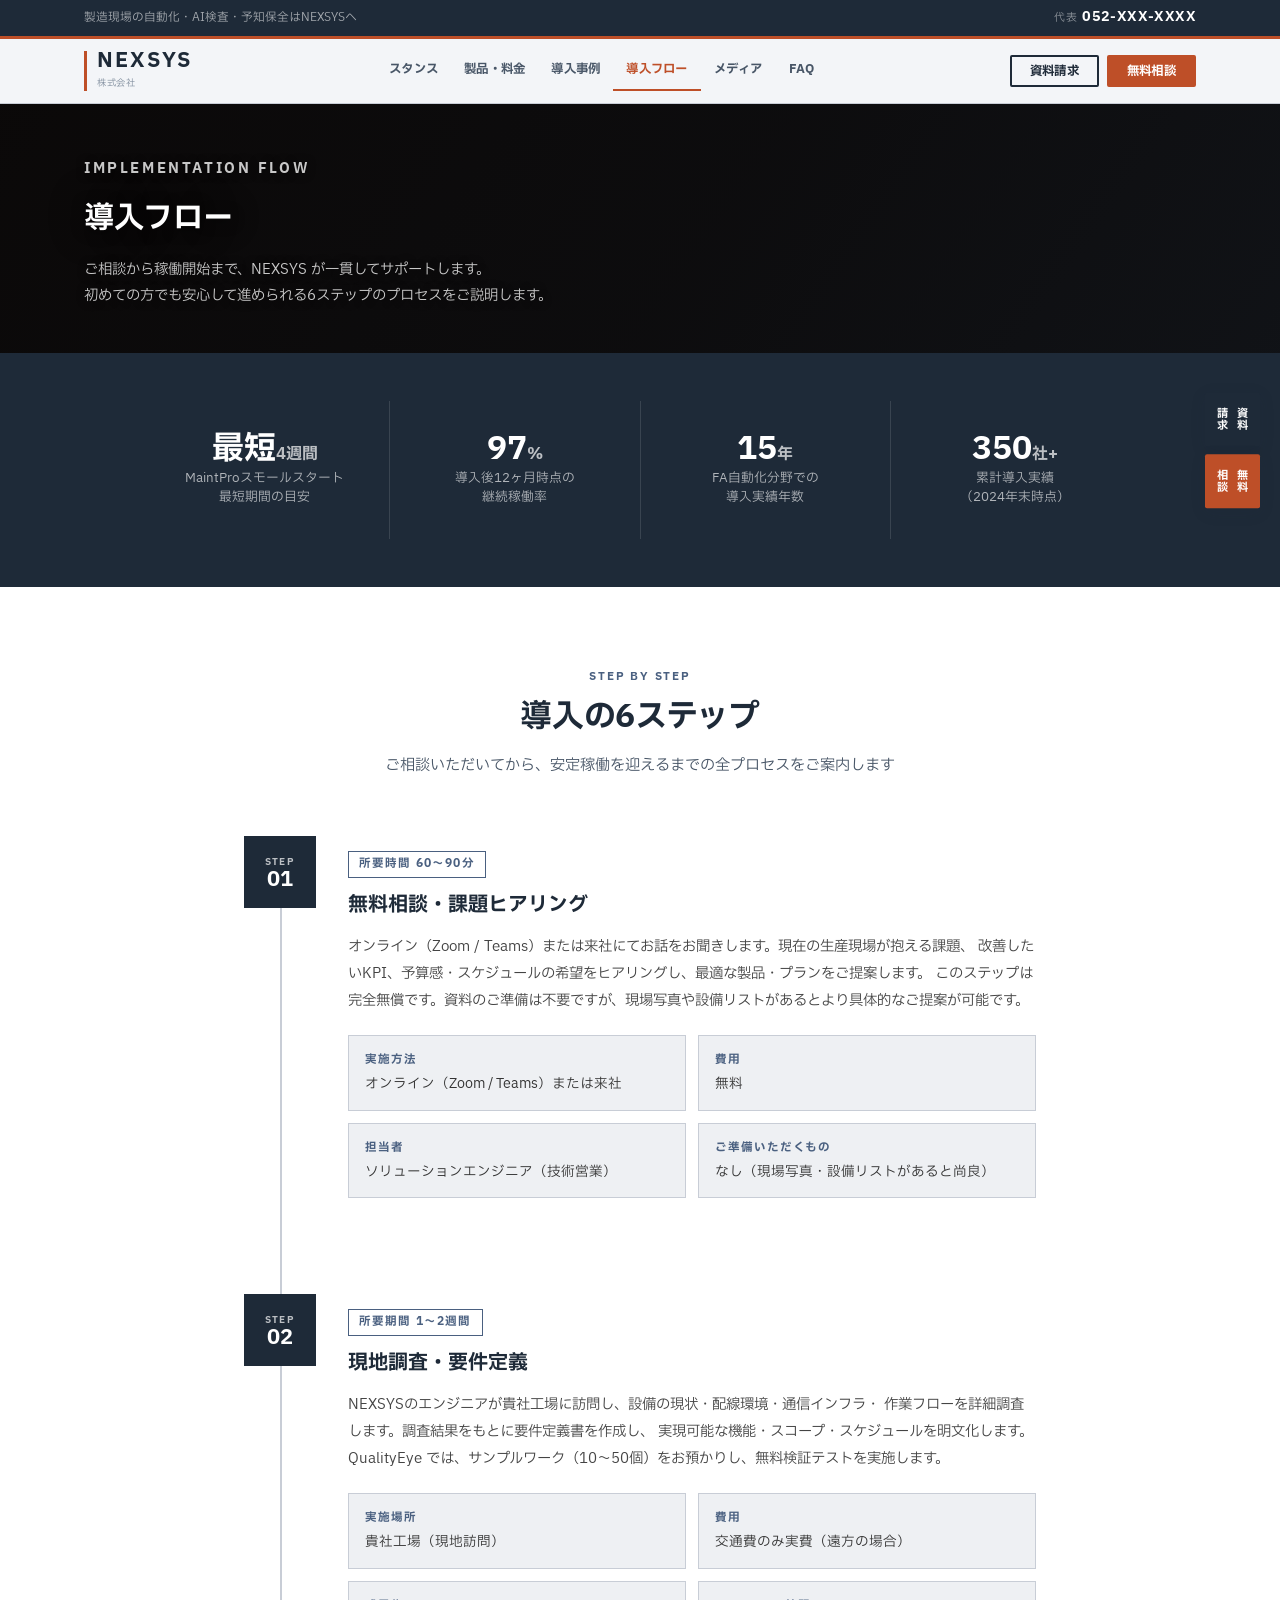
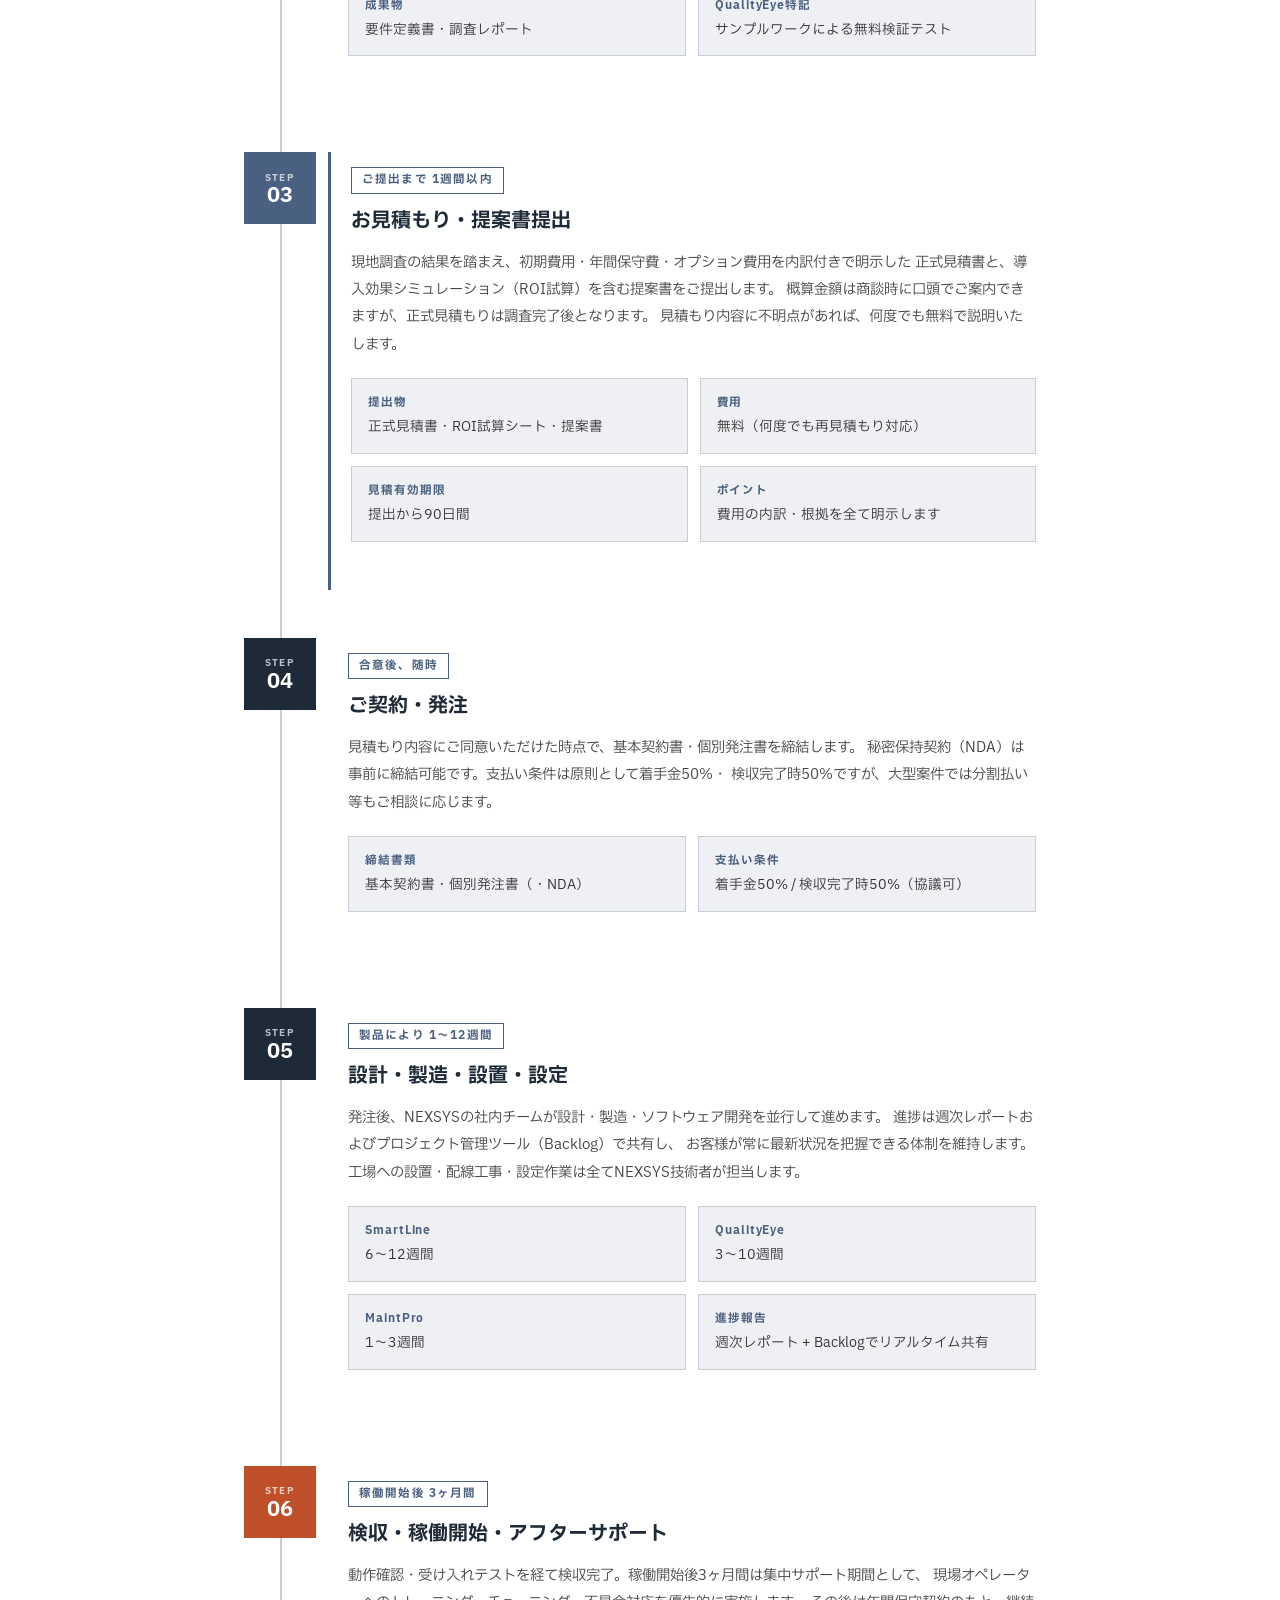
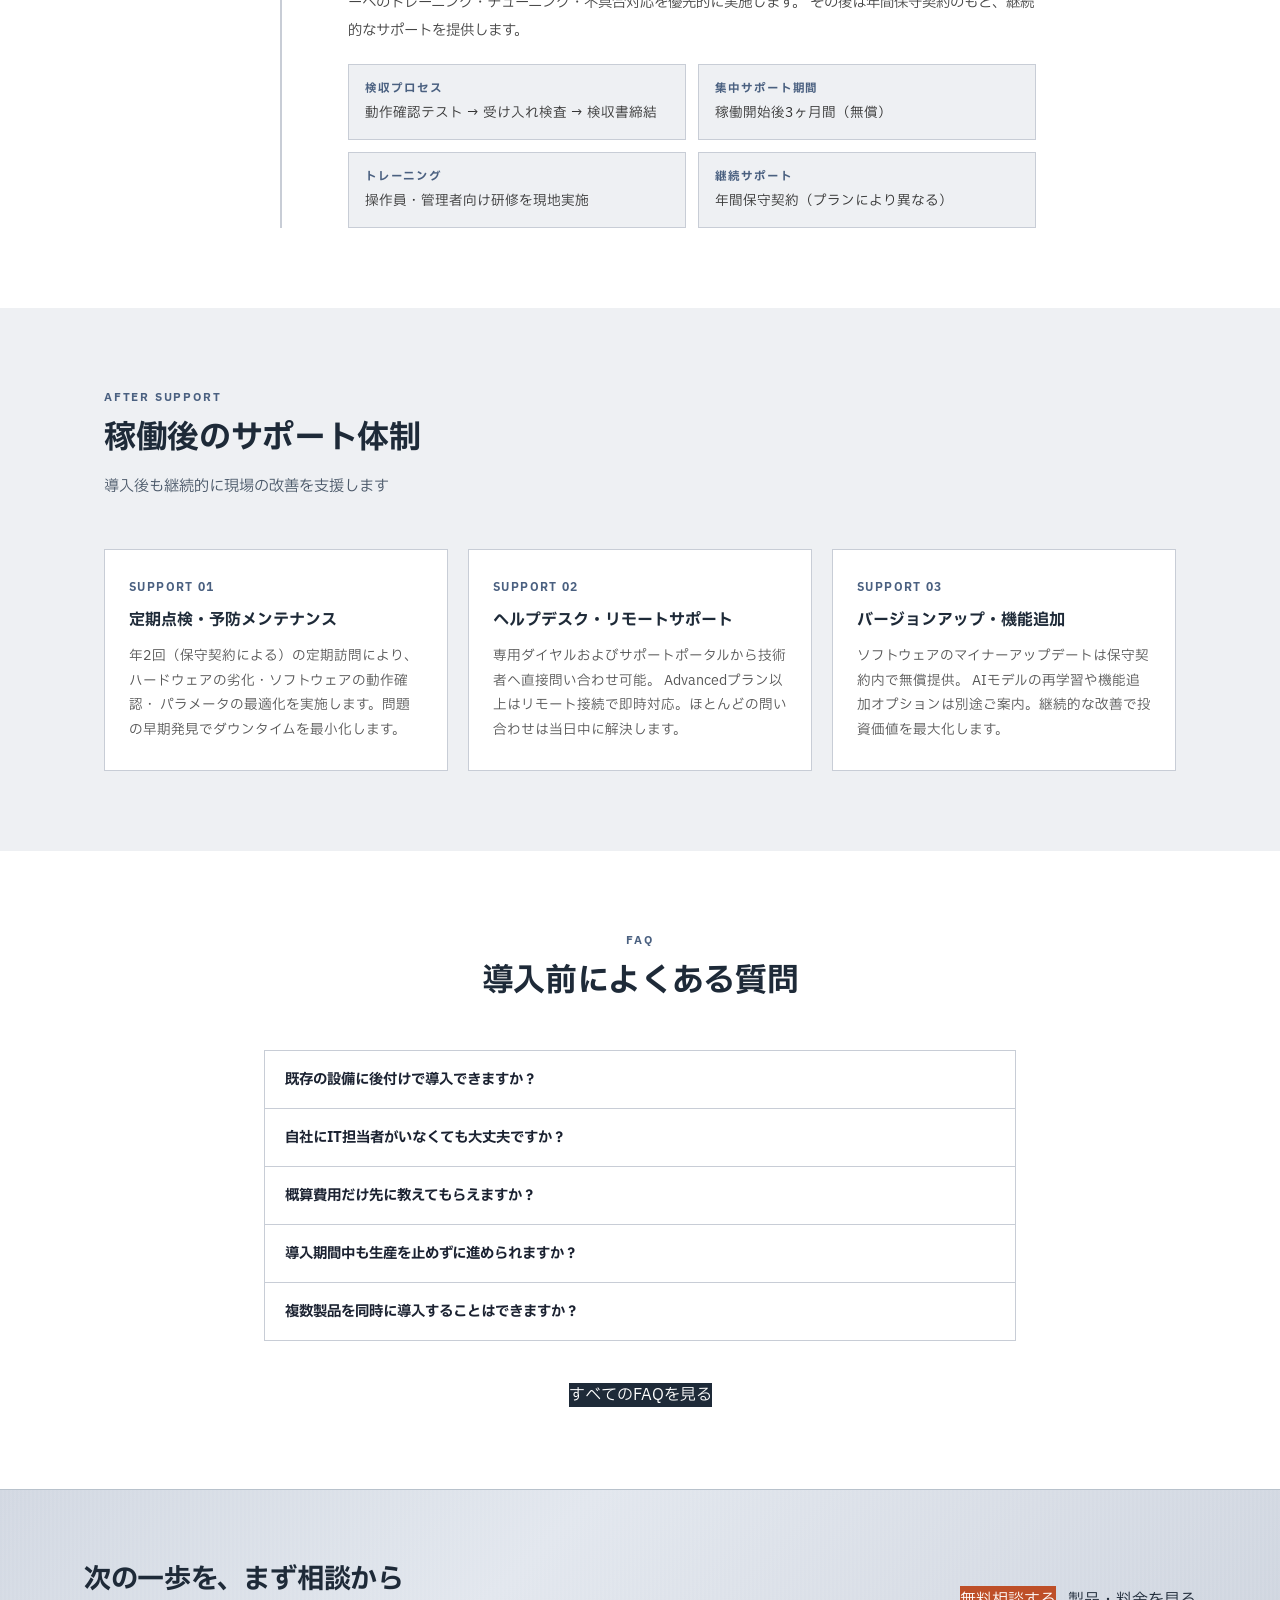
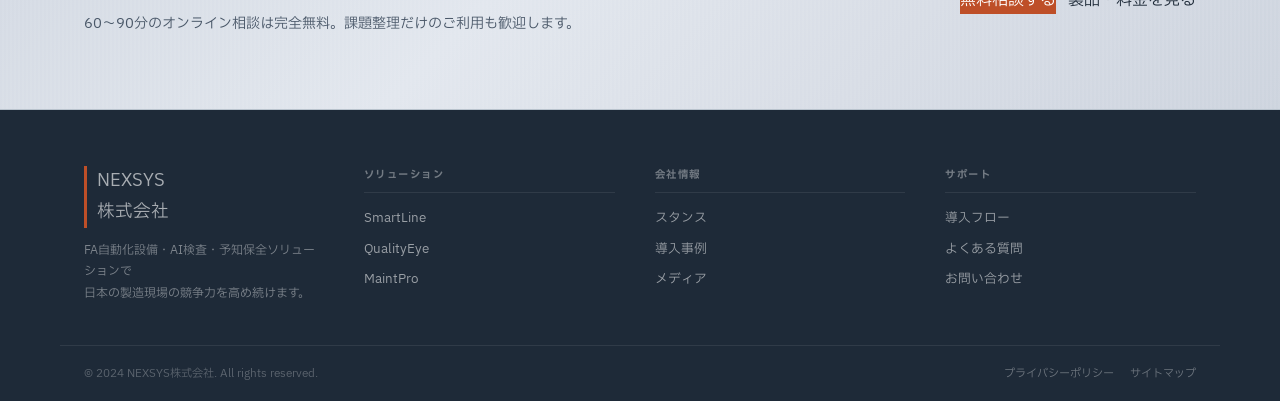
<file: flow.html>
<!DOCTYPE html>
<html lang="ja">
<head>
  <meta charset="UTF-8">
  <meta name="viewport" content="width=device-width, initial-scale=1.0">
  <title>導入フロー | NEXSYS株式会社</title>
  <link rel="preconnect" href="https://fonts.googleapis.com">
  <link href="https://fonts.googleapis.com/css2?family=IBM+Plex+Sans+JP:wght@400;500;700&display=swap" rel="stylesheet">
  <link rel="stylesheet" href="style.css">
  <style>
    /* ── Timeline ── */
    .timeline {
      max-width: 840px;
      margin: 0 auto;
      padding: 0 24px;
      position: relative;
    }
    .timeline::before {
      content: '';
      position: absolute;
      left: calc(24px + 36px);
      top: 0; bottom: 0;
      width: 2px;
      background: var(--c-border);
    }
    .timeline-item {
      display: grid;
      grid-template-columns: 72px 1fr;
      gap: 0 32px;
      margin-bottom: 48px;
      position: relative;
    }
    .timeline-item:last-child { margin-bottom: 0; }
    .timeline-node {
      display: flex;
      flex-direction: column;
      align-items: center;
      position: relative;
      z-index: 1;
    }
    .timeline-num {
      width: 72px; height: 72px;
      background: var(--c-navy);
      color: #fff;
      display: flex;
      flex-direction: column;
      align-items: center;
      justify-content: center;
      flex-shrink: 0;
    }
    .timeline-num .step-label { font-size: .6rem; font-weight: 700; letter-spacing: .12em; opacity: .7; }
    .timeline-num .step-num { font-size: 1.3rem; font-weight: 700; line-height: 1; }
    .timeline-connector {
      flex: 1;
      width: 2px;
      background: var(--c-border);
      margin-top: 0;
      display: none; /* handled by ::before on parent */
    }
    .timeline-content {
      padding-top: 12px;
      padding-bottom: 48px;
    }
    .timeline-item:last-child .timeline-content { padding-bottom: 0; }
    .timeline-period {
      display: inline-block;
      font-size: .72rem;
      font-weight: 700;
      letter-spacing: .1em;
      color: var(--c-blue);
      border: 1px solid var(--c-blue);
      padding: 2px 10px;
      margin-bottom: 10px;
    }
    .timeline-title {
      font-size: 1.25rem;
      font-weight: 700;
      color: var(--c-navy);
      margin: 0 0 10px;
    }
    .timeline-desc {
      font-size: .9rem;
      line-height: 1.9;
      color: #444;
      margin: 0 0 20px;
    }
    .timeline-details {
      display: grid;
      grid-template-columns: repeat(2, 1fr);
      gap: 12px;
    }
    .timeline-detail-item {
      background: var(--c-bg);
      border: 1px solid var(--c-border);
      padding: 14px 16px;
    }
    .timeline-detail-label {
      font-size: .72rem;
      font-weight: 700;
      letter-spacing: .08em;
      color: var(--c-blue);
      margin-bottom: 4px;
    }
    .timeline-detail-text {
      font-size: .85rem;
      color: #333;
      line-height: 1.6;
    }
    .timeline-item.highlight .timeline-num {
      background: var(--c-blue);
    }
    .timeline-item.highlight .timeline-content {
      border-left: 3px solid var(--c-blue);
      padding-left: 20px;
      margin-left: -20px;
    }

    /* ── After-support section ── */
    .support-grid {
      display: grid;
      grid-template-columns: repeat(3, 1fr);
      gap: 20px;
    }
    .support-card {
      border: 1px solid var(--c-border);
      padding: 28px 24px;
      background: #fff;
    }
    .support-card-num {
      font-size: .72rem;
      font-weight: 700;
      letter-spacing: .12em;
      color: var(--c-blue);
      margin-bottom: 8px;
    }
    .support-card-title {
      font-size: 1rem;
      font-weight: 700;
      color: var(--c-navy);
      margin: 0 0 10px;
    }
    .support-card-desc {
      font-size: .85rem;
      color: #555;
      line-height: 1.8;
      margin: 0;
    }

    /* ── FAQ mini ── */
    .mini-faq {
      max-width: 800px;
      margin: 0 auto;
      padding: 0 24px;
    }

    /* ── Guarantee strip ── */
    .guarantee-strip {
      background: var(--c-navy);
      padding: 48px 24px;
    }
    .guarantee-grid {
      display: grid;
      grid-template-columns: repeat(4, 1fr);
      gap: 1px;
      background: rgba(255,255,255,.12);
      max-width: 1000px;
      margin: 0 auto;
    }
    .guarantee-item {
      background: var(--c-navy);
      padding: 32px 24px;
      text-align: center;
    }
    .guarantee-item-num {
      font-size: 2rem;
      font-weight: 700;
      color: #fff;
      line-height: 1;
      margin-bottom: 4px;
    }
    .guarantee-item-num em {
      font-size: 1rem;
      font-style: normal;
      opacity: .7;
    }
    .guarantee-item-label {
      font-size: .8rem;
      color: rgba(255,255,255,.65);
      line-height: 1.5;
    }

    @media (max-width: 768px) {
      .timeline::before { left: calc(24px + 28px); }
      .timeline-item { grid-template-columns: 56px 1fr; gap: 0 20px; }
      .timeline-num { width: 56px; height: 56px; }
      .timeline-num .step-num { font-size: 1.1rem; }
      .timeline-details { grid-template-columns: 1fr; }
      .support-grid { grid-template-columns: 1fr; }
      .guarantee-grid { grid-template-columns: repeat(2, 1fr); }
      .timeline-item.highlight .timeline-content { margin-left: -10px; padding-left: 10px; }
    }
  </style>
</head>
<body>

<div class="topbar">
  <div class="topbar-inner">
    <span>製造現場の自動化・AI検査・予知保全はNEXSYSへ</span>
    <a href="tel:052XXXXXXXX" class="topbar-tel"><span>代表</span>052-XXX-XXXX</a>
  </div>
</div>

<header id="header">
  <div class="header-inner">
    <a href="index.html" class="logo">
      <span class="logo-mark">NEXSYS</span>
      <span class="logo-tagline">株式会社</span>
    </a>
    <nav>
      <a href="why.html" class="nav-link">スタンス</a>
      <a href="items.html" class="nav-link">製品・料金</a>
      <a href="cases.html" class="nav-link">導入事例</a>
      <a href="flow.html" class="nav-link">導入フロー</a>
      <a href="blog.html" class="nav-link">メディア</a>
      <a href="faq.html" class="nav-link">FAQ</a>
    </nav>
    <div class="header-actions">
      <a href="contact.html" class="btn btn-outline btn-sm">資料請求</a>
      <a href="contact.html" class="btn btn-primary btn-sm">無料相談</a>
    </div>
    <button class="menu-toggle" id="menuToggle" aria-expanded="false" aria-label="メニューを開く">
      <span></span><span></span><span></span>
    </button>
  </div>
</header>
<nav id="mobile-nav">
  <a href="why.html" class="nav-link">スタンス</a>
  <a href="items.html" class="nav-link">製品・料金</a>
  <a href="cases.html" class="nav-link">導入事例</a>
  <a href="flow.html" class="nav-link">導入フロー</a>
  <a href="blog.html" class="nav-link">メディア</a>
  <a href="faq.html" class="nav-link">FAQ</a>
  <div class="mobile-actions">
    <a href="contact.html" class="btn btn-primary btn-block">無料相談する</a>
  </div>
</nav>

<div class="float-cta">
  <a href="contact.html" class="float-btn">資料<br>請求</a>
  <a href="contact.html" class="float-btn float-btn--orange">無料<br>相談</a>
</div>

<!-- Page Hero -->
  <section class="page-hero" style="background-image:url('https://images.pexels.com/photos/9242167/pexels-photo-9242167.jpeg?auto=compress&cs=tinysrgb&w=1600&h=700&fit=crop')">
    <div class="page-hero-inner">
      <p class="page-hero-label">Implementation Flow</p>
      <h1 class="page-hero-title">導入フロー</h1>
      <p class="page-hero-desc">ご相談から稼働開始まで、NEXSYS が一貫してサポートします。<br>初めての方でも安心して進められる6ステップのプロセスをご説明します。</p>
    </div>
  </section>

  <!-- Guarantee Strip -->
  <div class="guarantee-strip">
    <div class="guarantee-grid">
      <div class="guarantee-item">
        <div class="guarantee-item-num">最短<em>4週間</em></div>
        <div class="guarantee-item-label">MaintProスモールスタート<br>最短期間の目安</div>
      </div>
      <div class="guarantee-item">
        <div class="guarantee-item-num">97<em>%</em></div>
        <div class="guarantee-item-label">導入後12ヶ月時点の<br>継続稼働率</div>
      </div>
      <div class="guarantee-item">
        <div class="guarantee-item-num">15<em>年</em></div>
        <div class="guarantee-item-label">FA自動化分野での<br>導入実績年数</div>
      </div>
      <div class="guarantee-item">
        <div class="guarantee-item-num">350<em>社+</em></div>
        <div class="guarantee-item-label">累計導入実績<br>（2024年末時点）</div>
      </div>
    </div>
  </div>

  <!-- Timeline Section -->
  <section style="padding: 80px 0; background: #fff;">
    <div style="max-width:840px;margin:0 auto 56px;padding:0 24px;text-align:center;">
      <p class="sec-label">Step by Step</p>
      <h2 class="sec-title">導入の6ステップ</h2>
      <p class="sec-subtitle">ご相談いただいてから、安定稼働を迎えるまでの全プロセスをご案内します</p>
    </div>

    <div class="timeline fade-in">

      <!-- Step 1 -->
      <div class="timeline-item">
        <div class="timeline-node">
          <div class="timeline-num">
            <span class="step-label">STEP</span>
            <span class="step-num">01</span>
          </div>
        </div>
        <div class="timeline-content">
          <span class="timeline-period">所要時間 60〜90分</span>
          <h3 class="timeline-title">無料相談・課題ヒアリング</h3>
          <p class="timeline-desc">
            オンライン（Zoom / Teams）または来社にてお話をお聞きします。現在の生産現場が抱える課題、
            改善したいKPI、予算感・スケジュールの希望をヒアリングし、最適な製品・プランをご提案します。
            このステップは完全無償です。資料のご準備は不要ですが、現場写真や設備リストがあるとより具体的なご提案が可能です。
          </p>
          <div class="timeline-details">
            <div class="timeline-detail-item">
              <div class="timeline-detail-label">実施方法</div>
              <div class="timeline-detail-text">オンライン（Zoom / Teams）または来社</div>
            </div>
            <div class="timeline-detail-item">
              <div class="timeline-detail-label">費用</div>
              <div class="timeline-detail-text">無料</div>
            </div>
            <div class="timeline-detail-item">
              <div class="timeline-detail-label">担当者</div>
              <div class="timeline-detail-text">ソリューションエンジニア（技術営業）</div>
            </div>
            <div class="timeline-detail-item">
              <div class="timeline-detail-label">ご準備いただくもの</div>
              <div class="timeline-detail-text">なし（現場写真・設備リストがあると尚良）</div>
            </div>
          </div>
        </div>
      </div>

      <!-- Step 2 -->
      <div class="timeline-item">
        <div class="timeline-node">
          <div class="timeline-num">
            <span class="step-label">STEP</span>
            <span class="step-num">02</span>
          </div>
        </div>
        <div class="timeline-content">
          <span class="timeline-period">所要期間 1〜2週間</span>
          <h3 class="timeline-title">現地調査・要件定義</h3>
          <p class="timeline-desc">
            NEXSYSのエンジニアが貴社工場に訪問し、設備の現状・配線環境・通信インフラ・
            作業フローを詳細調査します。調査結果をもとに要件定義書を作成し、
            実現可能な機能・スコープ・スケジュールを明文化します。
            QualityEye では、サンプルワーク（10〜50個）をお預かりし、無料検証テストを実施します。
          </p>
          <div class="timeline-details">
            <div class="timeline-detail-item">
              <div class="timeline-detail-label">実施場所</div>
              <div class="timeline-detail-text">貴社工場（現地訪問）</div>
            </div>
            <div class="timeline-detail-item">
              <div class="timeline-detail-label">費用</div>
              <div class="timeline-detail-text">交通費のみ実費（遠方の場合）</div>
            </div>
            <div class="timeline-detail-item">
              <div class="timeline-detail-label">成果物</div>
              <div class="timeline-detail-text">要件定義書・調査レポート</div>
            </div>
            <div class="timeline-detail-item">
              <div class="timeline-detail-label">QualityEye特記</div>
              <div class="timeline-detail-text">サンプルワークによる無料検証テスト</div>
            </div>
          </div>
        </div>
      </div>

      <!-- Step 3 (Highlighted) -->
      <div class="timeline-item highlight">
        <div class="timeline-node">
          <div class="timeline-num">
            <span class="step-label">STEP</span>
            <span class="step-num">03</span>
          </div>
        </div>
        <div class="timeline-content">
          <span class="timeline-period">ご提出まで 1週間以内</span>
          <h3 class="timeline-title">お見積もり・提案書提出</h3>
          <p class="timeline-desc">
            現地調査の結果を踏まえ、初期費用・年間保守費・オプション費用を内訳付きで明示した
            正式見積書と、導入効果シミュレーション（ROI試算）を含む提案書をご提出します。
            概算金額は商談時に口頭でご案内できますが、正式見積もりは調査完了後となります。
            見積もり内容に不明点があれば、何度でも無料で説明いたします。
          </p>
          <div class="timeline-details">
            <div class="timeline-detail-item">
              <div class="timeline-detail-label">提出物</div>
              <div class="timeline-detail-text">正式見積書・ROI試算シート・提案書</div>
            </div>
            <div class="timeline-detail-item">
              <div class="timeline-detail-label">費用</div>
              <div class="timeline-detail-text">無料（何度でも再見積もり対応）</div>
            </div>
            <div class="timeline-detail-item">
              <div class="timeline-detail-label">見積有効期限</div>
              <div class="timeline-detail-text">提出から90日間</div>
            </div>
            <div class="timeline-detail-item">
              <div class="timeline-detail-label">ポイント</div>
              <div class="timeline-detail-text">費用の内訳・根拠を全て明示します</div>
            </div>
          </div>
        </div>
      </div>

      <!-- Step 4 -->
      <div class="timeline-item">
        <div class="timeline-node">
          <div class="timeline-num">
            <span class="step-label">STEP</span>
            <span class="step-num">04</span>
          </div>
        </div>
        <div class="timeline-content">
          <span class="timeline-period">合意後、随時</span>
          <h3 class="timeline-title">ご契約・発注</h3>
          <p class="timeline-desc">
            見積もり内容にご同意いただけた時点で、基本契約書・個別発注書を締結します。
            秘密保持契約（NDA）は事前に締結可能です。支払い条件は原則として着手金50%・
            検収完了時50%ですが、大型案件では分割払い等もご相談に応じます。
          </p>
          <div class="timeline-details">
            <div class="timeline-detail-item">
              <div class="timeline-detail-label">締結書類</div>
              <div class="timeline-detail-text">基本契約書・個別発注書（・NDA）</div>
            </div>
            <div class="timeline-detail-item">
              <div class="timeline-detail-label">支払い条件</div>
              <div class="timeline-detail-text">着手金50% / 検収完了時50%（協議可）</div>
            </div>
          </div>
        </div>
      </div>

      <!-- Step 5 -->
      <div class="timeline-item">
        <div class="timeline-node">
          <div class="timeline-num">
            <span class="step-label">STEP</span>
            <span class="step-num">05</span>
          </div>
        </div>
        <div class="timeline-content">
          <span class="timeline-period">製品により 1〜12週間</span>
          <h3 class="timeline-title">設計・製造・設置・設定</h3>
          <p class="timeline-desc">
            発注後、NEXSYSの社内チームが設計・製造・ソフトウェア開発を並行して進めます。
            進捗は週次レポートおよびプロジェクト管理ツール（Backlog）で共有し、
            お客様が常に最新状況を把握できる体制を維持します。
            工場への設置・配線工事・設定作業は全てNEXSYS技術者が担当します。
          </p>
          <div class="timeline-details">
            <div class="timeline-detail-item">
              <div class="timeline-detail-label">SmartLine</div>
              <div class="timeline-detail-text">6〜12週間</div>
            </div>
            <div class="timeline-detail-item">
              <div class="timeline-detail-label">QualityEye</div>
              <div class="timeline-detail-text">3〜10週間</div>
            </div>
            <div class="timeline-detail-item">
              <div class="timeline-detail-label">MaintPro</div>
              <div class="timeline-detail-text">1〜3週間</div>
            </div>
            <div class="timeline-detail-item">
              <div class="timeline-detail-label">進捗報告</div>
              <div class="timeline-detail-text">週次レポート + Backlogでリアルタイム共有</div>
            </div>
          </div>
        </div>
      </div>

      <!-- Step 6 -->
      <div class="timeline-item">
        <div class="timeline-node">
          <div class="timeline-num" style="background: var(--c-orange);">
            <span class="step-label">STEP</span>
            <span class="step-num">06</span>
          </div>
        </div>
        <div class="timeline-content">
          <span class="timeline-period">稼働開始後 3ヶ月間</span>
          <h3 class="timeline-title">検収・稼働開始・アフターサポート</h3>
          <p class="timeline-desc">
            動作確認・受け入れテストを経て検収完了。稼働開始後3ヶ月間は集中サポート期間として、
            現場オペレーターへのトレーニング・チューニング・不具合対応を優先的に実施します。
            その後は年間保守契約のもと、継続的なサポートを提供します。
          </p>
          <div class="timeline-details">
            <div class="timeline-detail-item">
              <div class="timeline-detail-label">検収プロセス</div>
              <div class="timeline-detail-text">動作確認テスト → 受け入れ検査 → 検収書締結</div>
            </div>
            <div class="timeline-detail-item">
              <div class="timeline-detail-label">集中サポート期間</div>
              <div class="timeline-detail-text">稼働開始後3ヶ月間（無償）</div>
            </div>
            <div class="timeline-detail-item">
              <div class="timeline-detail-label">トレーニング</div>
              <div class="timeline-detail-text">操作員・管理者向け研修を現地実施</div>
            </div>
            <div class="timeline-detail-item">
              <div class="timeline-detail-label">継続サポート</div>
              <div class="timeline-detail-text">年間保守契約（プランにより異なる）</div>
            </div>
          </div>
        </div>
      </div>

    </div>
  </section>

  <!-- After Support -->
  <section style="background: var(--c-bg); padding: 80px 0;" class="fade-in">
    <div class="inner" style="max-width:1120px;margin:0 auto;padding:0 24px;">
      <p class="sec-label">After Support</p>
      <h2 class="sec-title">稼働後のサポート体制</h2>
      <p class="sec-subtitle">導入後も継続的に現場の改善を支援します</p>
      <div class="support-grid" style="margin-top:48px;">
        <div class="support-card">
          <p class="support-card-num">SUPPORT 01</p>
          <h3 class="support-card-title">定期点検・予防メンテナンス</h3>
          <p class="support-card-desc">
            年2回（保守契約による）の定期訪問により、ハードウェアの劣化・ソフトウェアの動作確認・
            パラメータの最適化を実施します。問題の早期発見でダウンタイムを最小化します。
          </p>
        </div>
        <div class="support-card">
          <p class="support-card-num">SUPPORT 02</p>
          <h3 class="support-card-title">ヘルプデスク・リモートサポート</h3>
          <p class="support-card-desc">
            専用ダイヤルおよびサポートポータルから技術者へ直接問い合わせ可能。
            Advancedプラン以上はリモート接続で即時対応。ほとんどの問い合わせは当日中に解決します。
          </p>
        </div>
        <div class="support-card">
          <p class="support-card-num">SUPPORT 03</p>
          <h3 class="support-card-title">バージョンアップ・機能追加</h3>
          <p class="support-card-desc">
            ソフトウェアのマイナーアップデートは保守契約内で無償提供。
            AIモデルの再学習や機能追加オプションは別途ご案内。継続的な改善で投資価値を最大化します。
          </p>
        </div>
      </div>
    </div>
  </section>

  <!-- Mini FAQ -->
  <section style="padding: 80px 0; background: #fff;" class="fade-in">
    <div style="text-align:center;margin-bottom:48px;">
      <p class="sec-label">FAQ</p>
      <h2 class="sec-title">導入前によくある質問</h2>
    </div>
    <div class="mini-faq">
      <div class="faq-list">
        <div class="faq-item">
          <button class="faq-q">既存の設備に後付けで導入できますか？</button>
          <div class="faq-a">
            <p>はい、対応可能です。NEXSYSのソリューションは既存設備への後付けを前提に設計されています。PLC・センサー・カメラとのマルチプロトコル対応により、設備の大規模改造なしに接続できるケースがほとんどです。事前の現地調査で接続可否を明確にします。</p>
          </div>
        </div>
        <div class="faq-item">
          <button class="faq-q">自社にIT担当者がいなくても大丈夫ですか？</button>
          <div class="faq-a">
            <p>問題ありません。設置・設定・ネットワーク構築はNEXSYSが全て対応します。稼働後の日常操作については、現場オペレーターが使いやすい操作画面を設計しており、導入時のトレーニングも実施します。IT専任者がいない中小製造業への導入実績も多数あります。</p>
          </div>
        </div>
        <div class="faq-item">
          <button class="faq-q">概算費用だけ先に教えてもらえますか？</button>
          <div class="faq-a">
            <p>はい、初回のオンライン相談時に概算レンジをご案内できます。設備規模・ライン数・接続台数などをヒアリングした上で、目安となる費用帯を口頭でお伝えします。正式な見積もりは現地調査後となりますが、大きく乖離することはありません。</p>
          </div>
        </div>
        <div class="faq-item">
          <button class="faq-q">導入期間中も生産を止めずに進められますか？</button>
          <div class="faq-a">
            <p>基本的に生産停止を最小限に抑えた導入計画を立案します。電気工事が必要な場合は計画停止時間を事前に明示し、夜間・休日施工にも対応します。SmartLineのソフトウェア設定・QualityEyeの架台設置は、既存ラインへの影響を最小化したフェーズ導入が可能です。</p>
          </div>
        </div>
        <div class="faq-item">
          <button class="faq-q">複数製品を同時に導入することはできますか？</button>
          <div class="faq-a">
            <p>可能です。SmartLine + QualityEye の組み合わせは最も多い構成で、生産管理と品質管理を一元化できます。複数製品を同時発注いただく場合は、プロジェクト管理コストを統合できるためご提案の余地があります。詳しくはご相談ください。</p>
          </div>
        </div>
      </div>
      <div style="text-align:center;margin-top:40px;">
        <a href="faq.html" class="btn-secondary">すべてのFAQを見る</a>
      </div>
    </div>
  </section>

  <!-- CTA Banner -->
  <section class="cta-banner">
    <div class="cta-banner-inner">
      <div>
        <p class="cta-banner-title">次の一歩を、まず相談から</p>
        <p class="cta-banner-sub">60〜90分のオンライン相談は完全無料。課題整理だけのご利用も歓迎します。</p>
      </div>
      <div class="cta-banner-btns">
        <a href="contact.html" class="btn-primary">無料相談する</a>
        <a href="items.html" class="btn-outline-white">製品・料金を見る</a>
      </div>
    </div>
  </section>

  <!-- Footer -->
  <footer>
    <div class="footer-inner">
      <div class="footer-brand">
        <a href="index.html" class="logo" style="font-size:1.1rem;">NEXSYS<span>株式会社</span></a>
        <p class="footer-desc">FA自動化設備・AI検査・予知保全ソリューションで<br>日本の製造現場の競争力を高め続けます。</p>
      </div>
      <div class="footer-nav-group">
        <p class="footer-nav-title">ソリューション</p>
        <a href="items.html#smartline">SmartLine</a>
        <a href="items.html#qualityeye">QualityEye</a>
        <a href="items.html#maintpro">MaintPro</a>
      </div>
      <div class="footer-nav-group">
        <p class="footer-nav-title">会社情報</p>
        <a href="why.html">スタンス</a>
        <a href="cases.html">導入事例</a>
        <a href="blog.html">メディア</a>
      </div>
      <div class="footer-nav-group">
        <p class="footer-nav-title">サポート</p>
        <a href="flow.html">導入フロー</a>
        <a href="faq.html">よくある質問</a>
        <a href="contact.html">お問い合わせ</a>
      </div>
    </div>
    <div class="footer-bottom">
      <p>&copy; 2024 NEXSYS株式会社. All rights reserved.</p>
      <div class="footer-bottom-links">
        <a href="#">プライバシーポリシー</a>
        <a href="#">サイトマップ</a>
      </div>
    </div>
  </footer>


  <script src="main.js"></script>
</body>
</html>
</file>
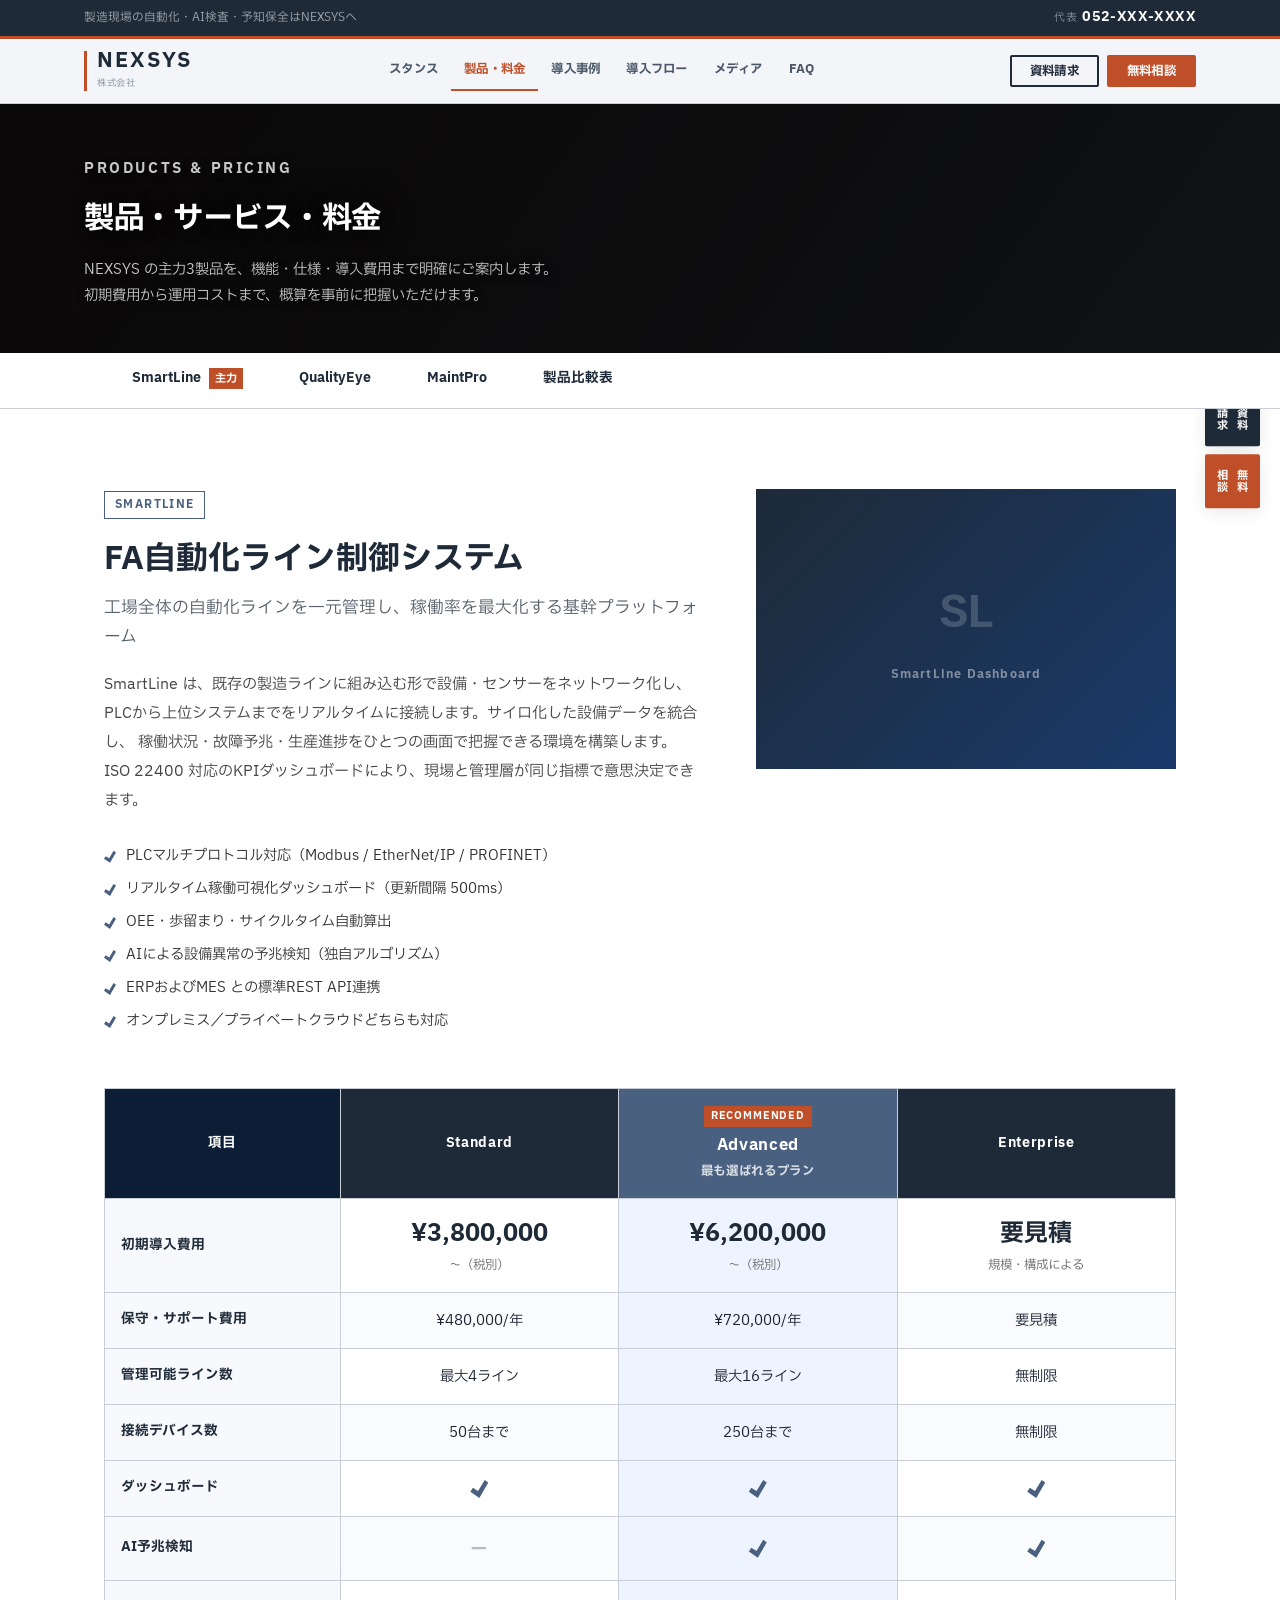
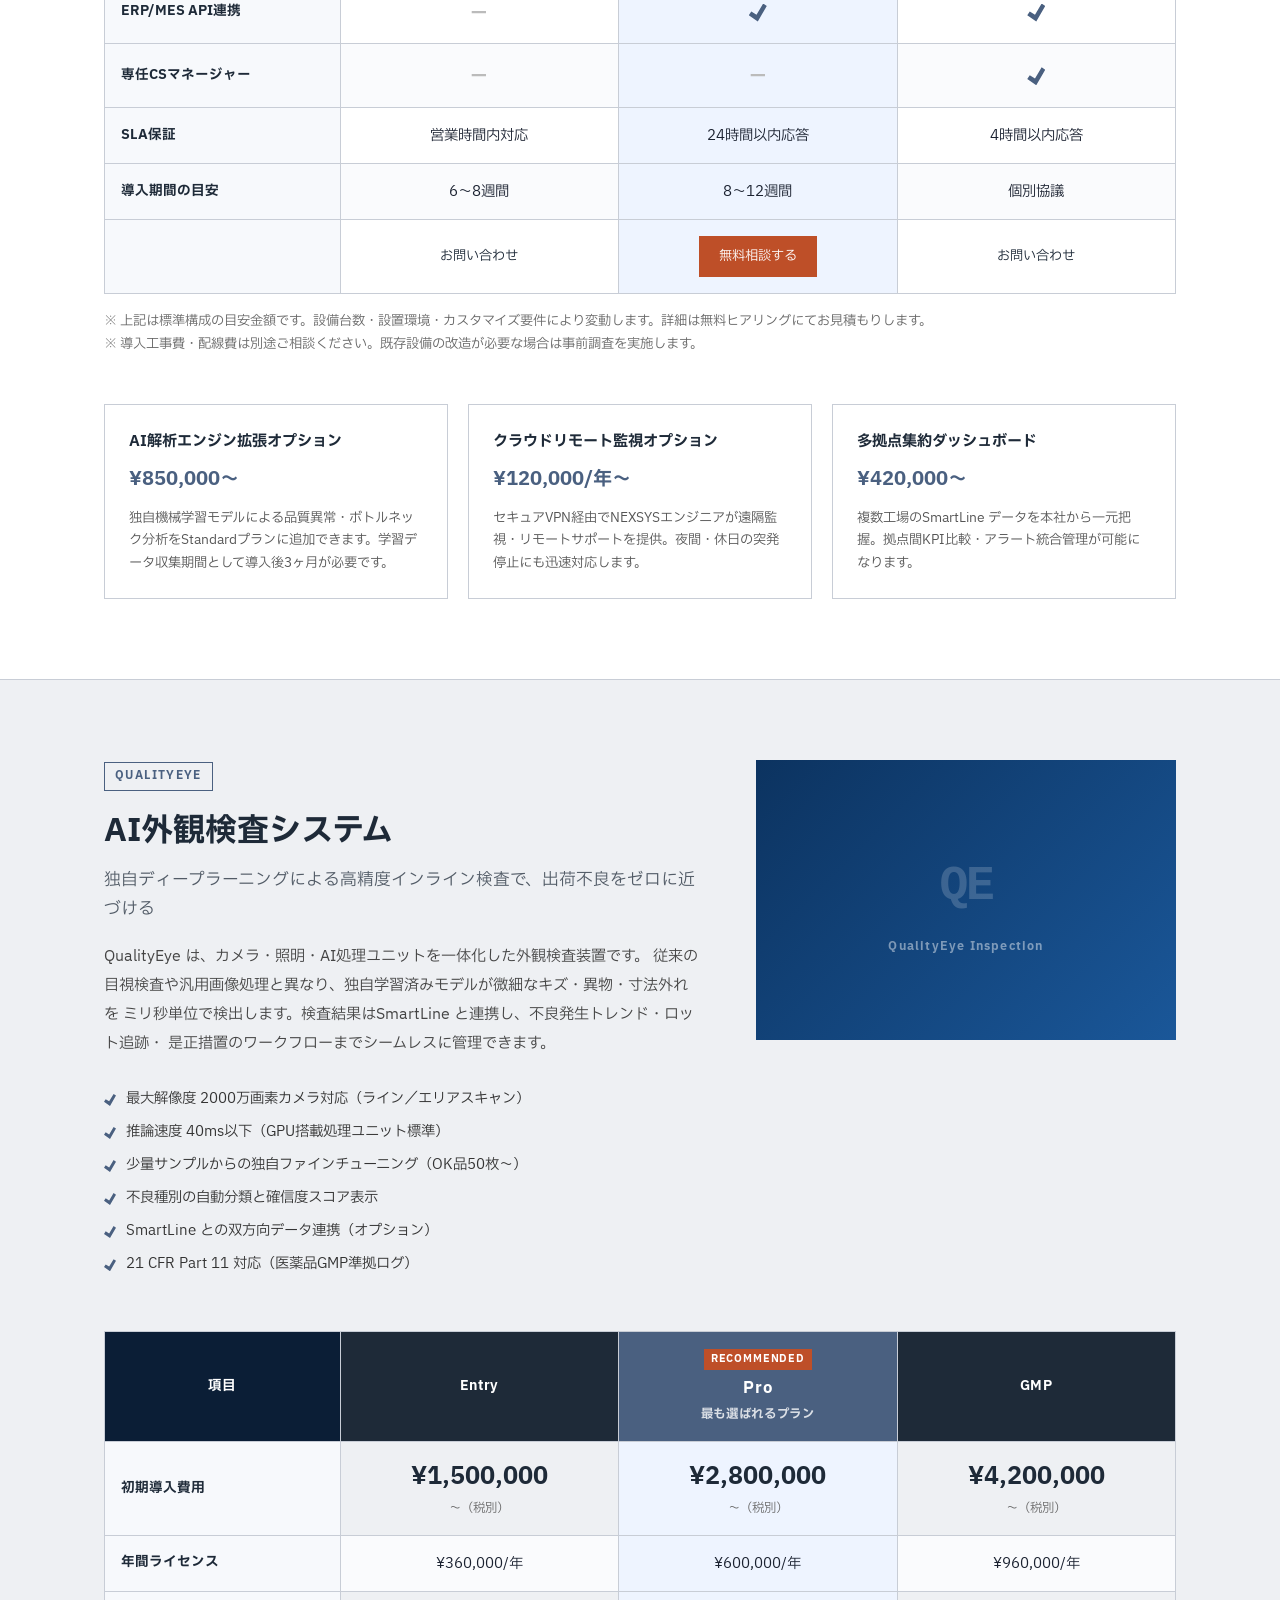
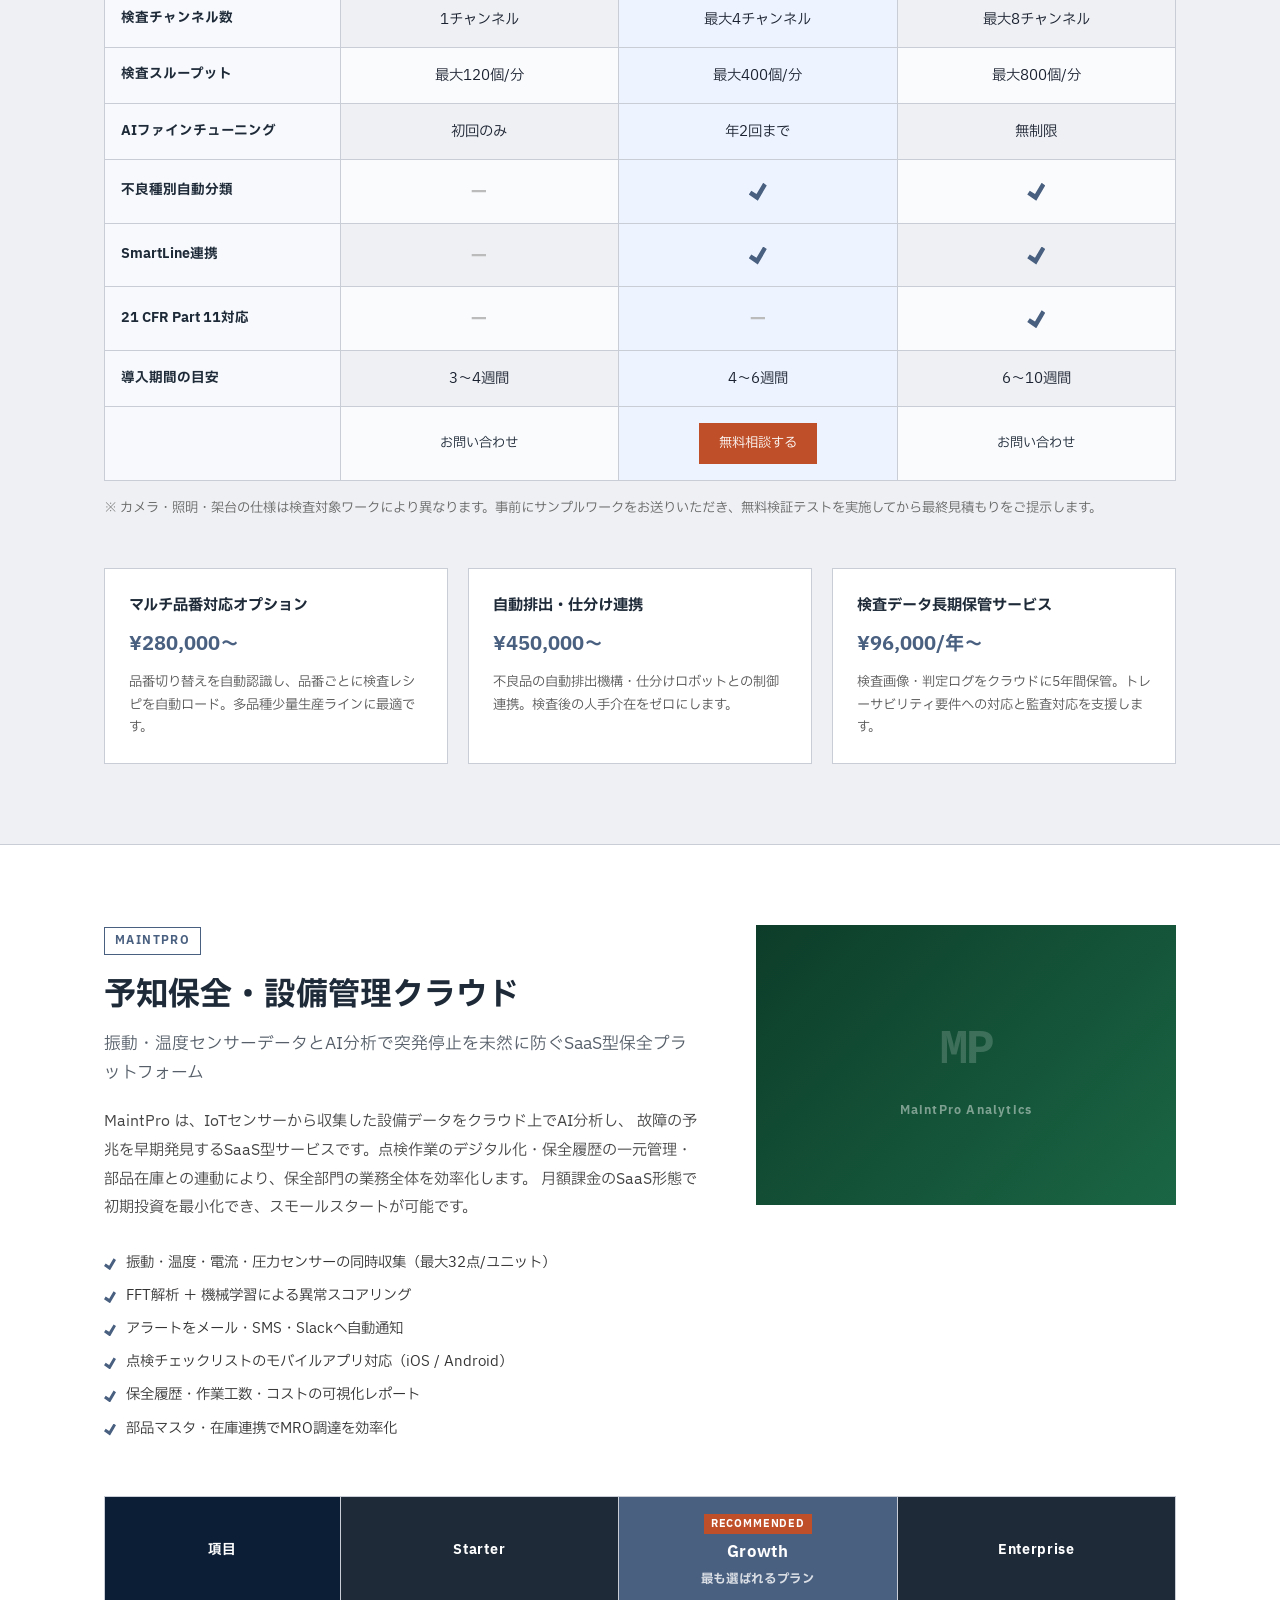
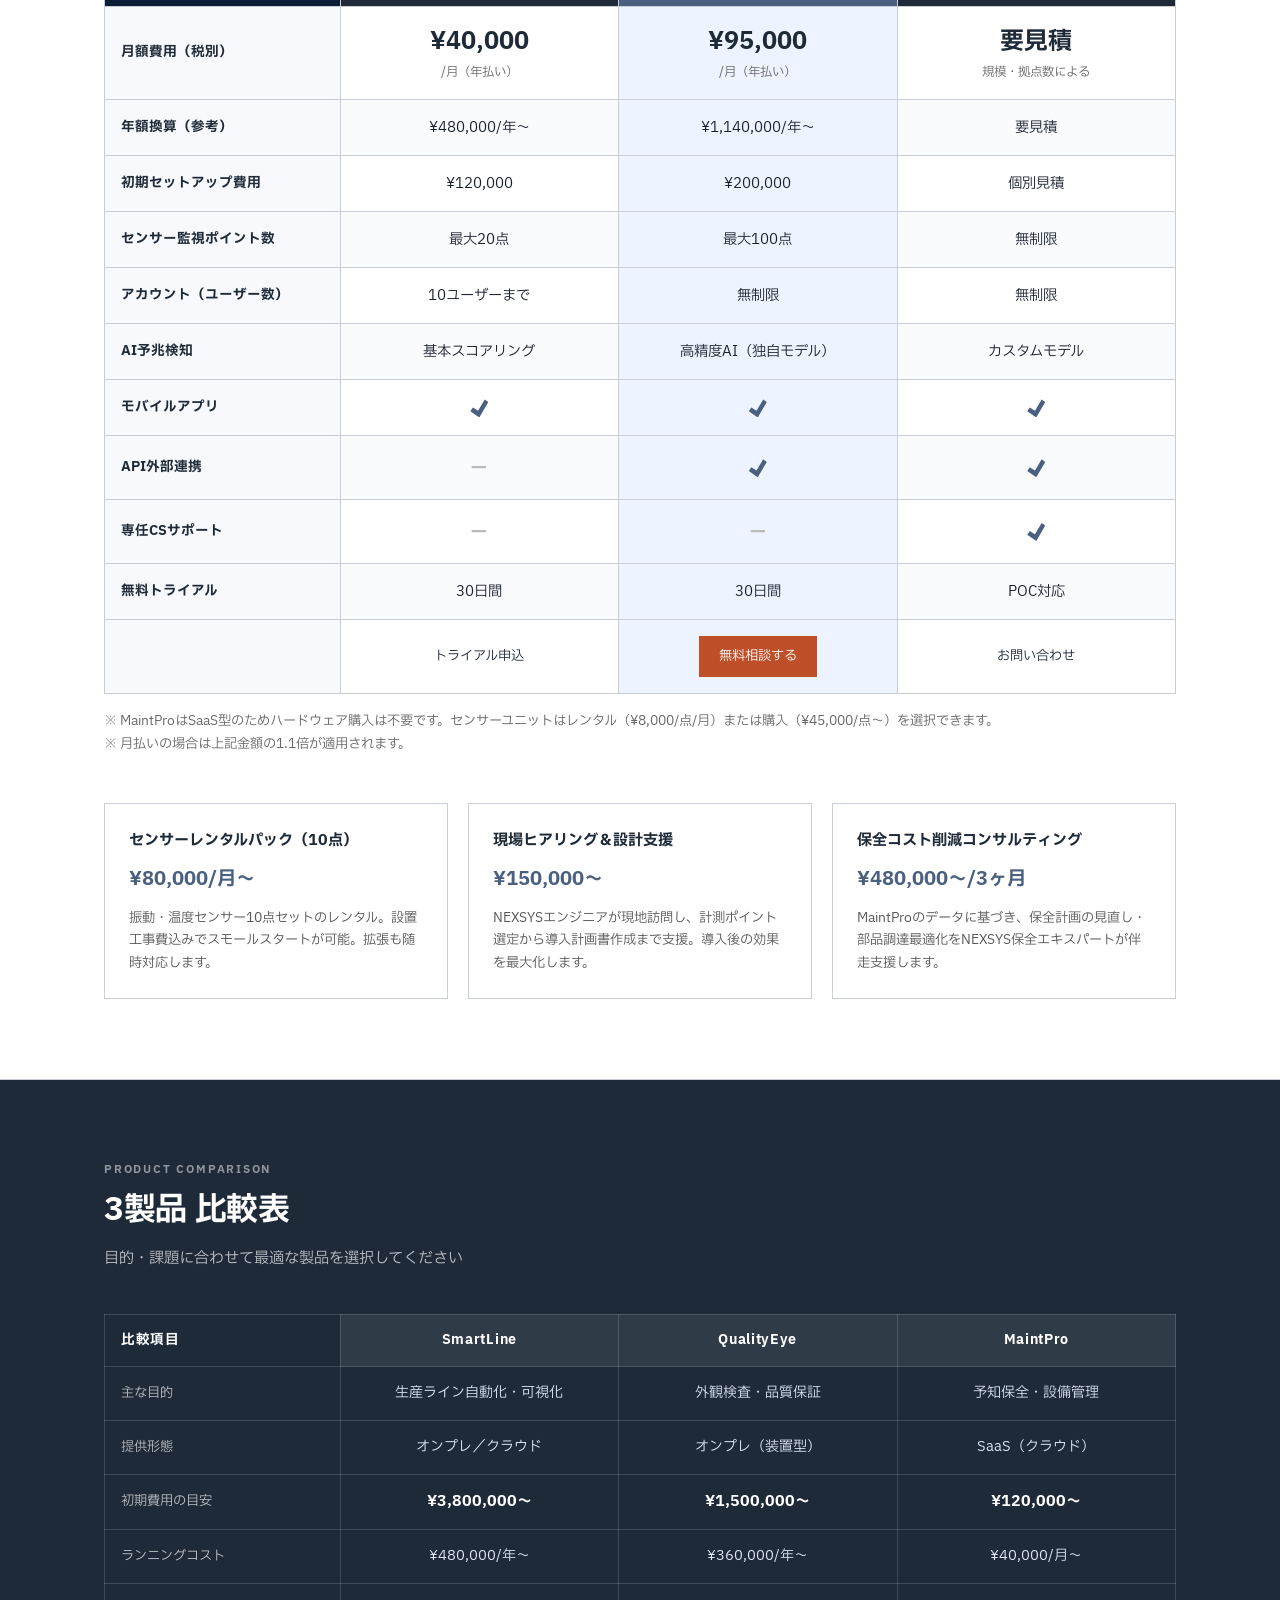
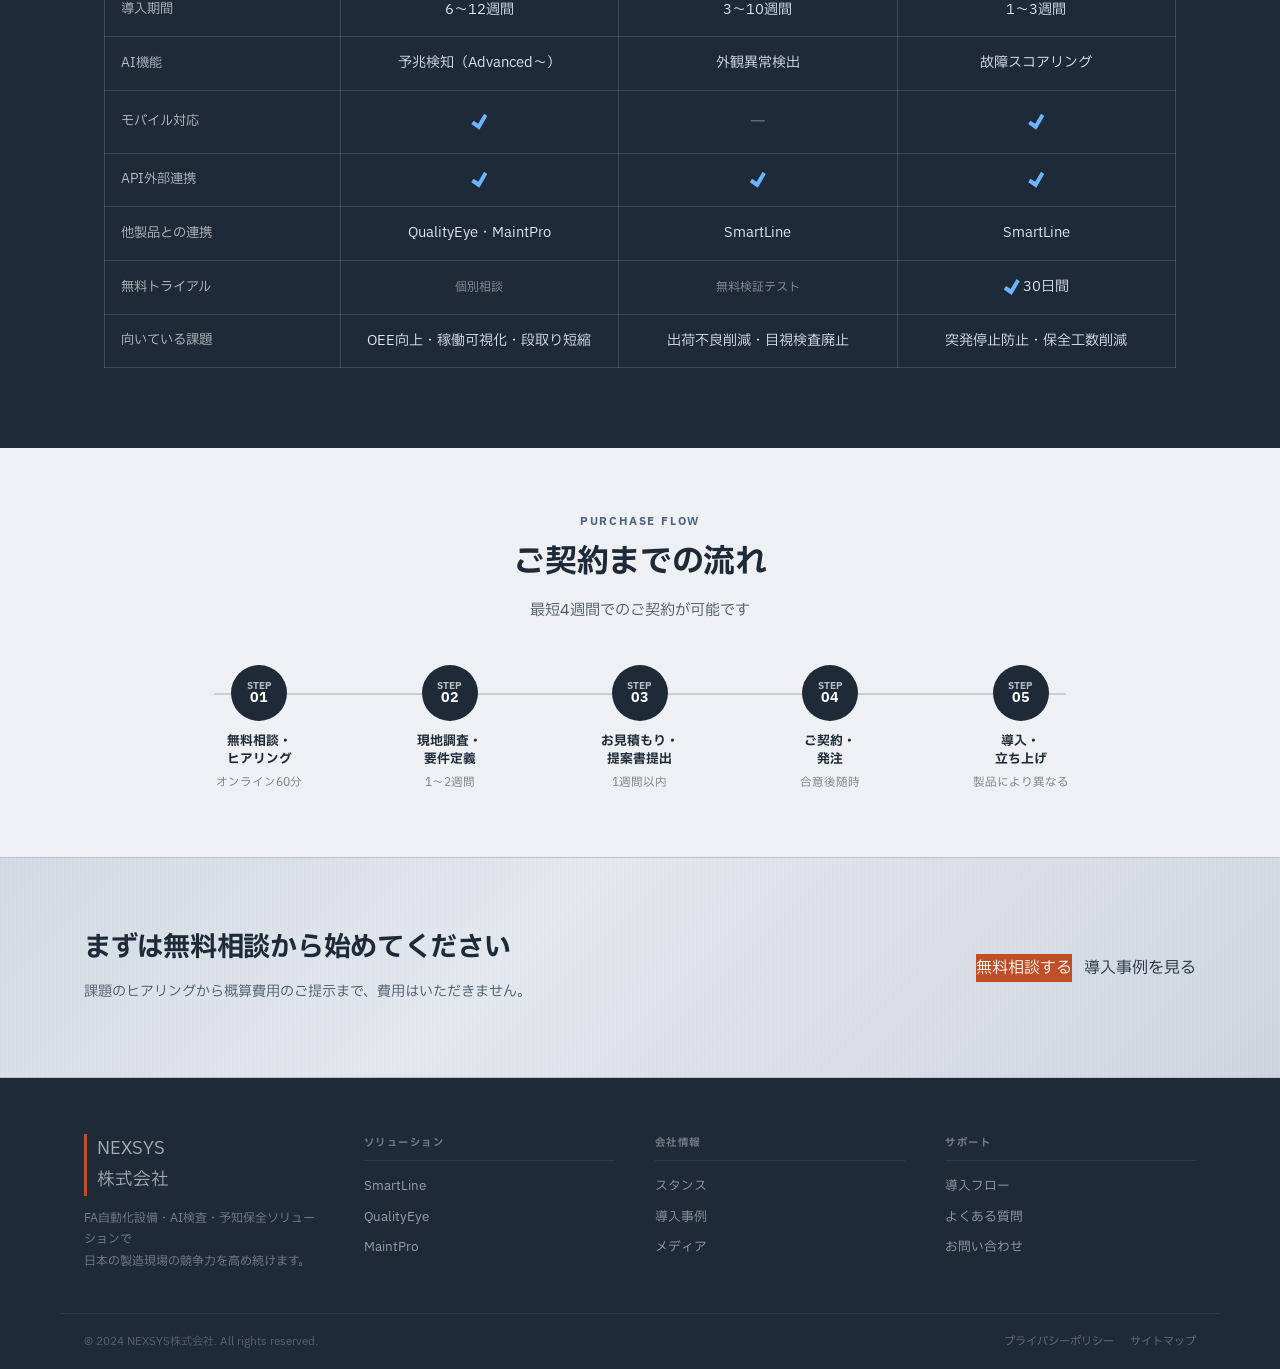
<file: items.html>
<!DOCTYPE html>
<html lang="ja">
<head>
  <meta charset="UTF-8">
  <meta name="viewport" content="width=device-width, initial-scale=1.0">
  <title>製品・サービス・料金 | NEXSYS株式会社</title>
  <link rel="preconnect" href="https://fonts.googleapis.com">
  <link href="https://fonts.googleapis.com/css2?family=IBM+Plex+Sans+JP:wght@400;500;700&display=swap" rel="stylesheet">
  <link rel="stylesheet" href="style.css">
  <style>
    /* ── Product Jump Nav ── */
    .product-jumpnav {
      position: sticky;
      top: 60px;
      z-index: 100;
      background: #fff;
      border-bottom: 1px solid var(--c-border);
    }
    .product-jumpnav-inner {
      max-width: 1120px;
      margin: 0 auto;
      padding: 0 24px;
      display: flex;
      gap: 0;
    }
    .pjn-link {
      display: flex;
      align-items: center;
      gap: 8px;
      padding: 14px 28px;
      font-size: .85rem;
      font-weight: 700;
      color: var(--c-navy);
      text-decoration: none;
      border-bottom: 3px solid transparent;
      transition: color .2s, border-color .2s;
      white-space: nowrap;
    }
    .pjn-link:hover,
    .pjn-link.active {
      color: var(--c-blue);
      border-bottom-color: var(--c-blue);
    }
    .pjn-badge {
      font-size: .7rem;
      font-weight: 700;
      color: #fff;
      background: var(--c-orange);
      padding: 1px 6px;
      letter-spacing: .02em;
    }

    /* ── Product Section ── */
    .product-section {
      padding: 80px 0;
      border-bottom: 1px solid var(--c-border);
    }
    .product-section:last-of-type { border-bottom: none; }
    .product-section:nth-child(even) { background: var(--c-bg); }

    .product-header {
      display: grid;
      grid-template-columns: 1fr 420px;
      gap: 56px;
      align-items: start;
      max-width: 1120px;
      margin: 0 auto 56px;
      padding: 0 24px;
    }
    .product-label {
      display: inline-block;
      font-size: .72rem;
      font-weight: 700;
      letter-spacing: .12em;
      color: var(--c-blue);
      text-transform: uppercase;
      border: 1px solid var(--c-blue);
      padding: 3px 10px;
      margin-bottom: 12px;
    }
    .product-name {
      font-size: 2rem;
      font-weight: 700;
      color: var(--c-navy);
      margin: 0 0 6px;
    }
    .product-tagline {
      font-size: 1.05rem;
      color: var(--c-navy);
      opacity: .75;
      margin: 0 0 20px;
    }
    .product-desc {
      font-size: .95rem;
      line-height: 1.9;
      color: #444;
      margin: 0 0 28px;
    }
    .product-features {
      list-style: none;
      padding: 0;
      margin: 0;
      display: flex;
      flex-direction: column;
      gap: 10px;
    }
    .product-features li {
      font-size: .9rem;
      padding-left: 22px;
      position: relative;
      color: #333;
      line-height: 1.6;
    }
    .product-features li::before {
      content: '';
      position: absolute;
      left: 0; top: 7px;
      width: 12px; height: 12px;
      background: var(--c-blue);
      clip-path: polygon(14% 44%, 0 65%, 50% 100%, 100% 14%, 80% 0%, 43% 62%);
    }

    /* ── Product Visual Placeholder ── */
    .product-visual {
      background: linear-gradient(135deg, var(--c-navy) 0%, #1a3a6b 100%);
      height: 280px;
      display: flex;
      flex-direction: column;
      align-items: center;
      justify-content: center;
      gap: 8px;
    }
    .product-visual-icon {
      font-size: 3rem;
      color: rgba(255,255,255,.18);
      font-weight: 900;
      font-family: monospace;
      letter-spacing: -.05em;
    }
    .product-visual-label {
      font-size: .75rem;
      font-weight: 700;
      letter-spacing: .1em;
      color: rgba(255,255,255,.45);
    }

    /* ── Pricing Table ── */
    .pricing-wrap {
      max-width: 1120px;
      margin: 0 auto;
      padding: 0 24px;
    }
    .pricing-table {
      width: 100%;
      border-collapse: collapse;
      table-layout: fixed;
    }
    .pricing-table th,
    .pricing-table td {
      padding: 16px 20px;
      text-align: center;
      border: 1px solid var(--c-border);
      font-size: .9rem;
      line-height: 1.6;
    }
    .pricing-table thead th {
      background: var(--c-navy);
      color: #fff;
      font-weight: 700;
      font-size: .85rem;
      letter-spacing: .05em;
    }
    .pricing-table thead th:first-child {
      background: #0b1e36;
    }
    .pricing-table .row-label {
      background: #f7f9fc;
      text-align: left;
      font-weight: 700;
      font-size: .85rem;
      color: var(--c-navy);
      padding-left: 16px;
    }
    .pricing-table tbody tr:nth-child(even) td:not(.row-label) {
      background: #fafbfd;
    }
    .pricing-table .tier-price {
      font-size: 1.5rem;
      font-weight: 700;
      color: var(--c-navy);
      display: block;
    }
    .pricing-table .tier-price-note {
      font-size: .78rem;
      color: #666;
      display: block;
      margin-top: 2px;
    }
    .pricing-table .tier-head-name {
      font-size: 1rem;
      font-weight: 700;
      display: block;
      margin-bottom: 4px;
    }
    .pricing-table .tier-head-sub {
      font-size: .78rem;
      opacity: .8;
      display: block;
    }
    .pricing-table .check {
      display: inline-block;
      width: 18px; height: 18px;
      background: var(--c-blue);
      clip-path: polygon(14% 44%, 0 65%, 50% 100%, 100% 14%, 80% 0%, 43% 62%);
      vertical-align: middle;
    }
    .pricing-table .dash {
      color: #bbb;
      font-size: 1.2rem;
      font-weight: 700;
    }
    .pricing-table .highlight-col {
      background: #eef4ff !important;
      position: relative;
    }
    .pricing-table thead .highlight-col {
      background: var(--c-blue) !important;
    }
    .recommended-badge {
      display: inline-block;
      background: var(--c-orange);
      color: #fff;
      font-size: .65rem;
      font-weight: 700;
      letter-spacing: .08em;
      padding: 2px 7px;
      margin-bottom: 6px;
    }
    .pricing-note {
      font-size: .83rem;
      color: #666;
      margin-top: 16px;
      line-height: 1.7;
    }

    /* ── Comparison Table ── */
    .comparison-section {
      background: var(--c-navy);
      padding: 80px 0;
    }
    .comparison-section .sec-title,
    .comparison-section .sec-subtitle {
      color: #fff;
    }
    .comparison-section .sec-subtitle { opacity: .7; }
    .comparison-table {
      width: 100%;
      border-collapse: collapse;
      table-layout: fixed;
    }
    .comparison-table th,
    .comparison-table td {
      padding: 14px 16px;
      text-align: center;
      border: 1px solid rgba(255,255,255,.15);
      font-size: .88rem;
      color: #e0e8f4;
    }
    .comparison-table thead th {
      background: rgba(255,255,255,.08);
      font-weight: 700;
      color: #fff;
      font-size: .85rem;
      letter-spacing: .05em;
    }
    .comparison-table thead th:first-child {
      background: transparent;
    }
    .comparison-table .row-label {
      text-align: left;
      color: rgba(255,255,255,.7);
      font-size: .83rem;
    }
    .comparison-table tbody tr:hover td {
      background: rgba(255,255,255,.04);
    }
    .comparison-table .prod-price {
      font-weight: 700;
      color: #fff;
      font-size: .95rem;
    }
    .comparison-table .check {
      display: inline-block;
      width: 16px; height: 16px;
      background: #6cb4ff;
      clip-path: polygon(14% 44%, 0 65%, 50% 100%, 100% 14%, 80% 0%, 43% 62%);
      vertical-align: middle;
    }
    .comparison-table .dash { color: rgba(255,255,255,.3); font-size: 1.2rem; }
    .comparison-table .opt {
      font-size: .75rem;
      color: rgba(255,255,255,.5);
    }

    /* ── Option/Add-on boxes ── */
    .option-grid {
      display: grid;
      grid-template-columns: repeat(3, 1fr);
      gap: 20px;
      max-width: 1120px;
      margin: 48px auto 0;
      padding: 0 24px;
    }
    .option-card {
      border: 1px solid var(--c-border);
      padding: 24px;
      background: #fff;
    }
    .option-card-title {
      font-size: .95rem;
      font-weight: 700;
      color: var(--c-navy);
      margin: 0 0 8px;
    }
    .option-card-price {
      font-size: 1.2rem;
      font-weight: 700;
      color: var(--c-blue);
      margin: 0 0 10px;
    }
    .option-card-desc {
      font-size: .83rem;
      color: #555;
      line-height: 1.7;
      margin: 0;
    }

    /* ── Flow strip ── */
    .purchase-flow {
      background: var(--c-bg);
      padding: 64px 0;
    }
    .flow-steps {
      display: grid;
      grid-template-columns: repeat(5, 1fr);
      gap: 0;
      max-width: 1000px;
      margin: 40px auto 0;
      padding: 0 24px;
      position: relative;
    }
    .flow-steps::before {
      content: '';
      position: absolute;
      top: 28px;
      left: calc(24px + 50px);
      right: calc(24px + 50px);
      height: 2px;
      background: var(--c-border);
    }
    .flow-step {
      display: flex;
      flex-direction: column;
      align-items: center;
      text-align: center;
      position: relative;
      z-index: 1;
    }
    .flow-step-num {
      width: 56px; height: 56px;
      border-radius: 50%;
      background: var(--c-navy);
      color: #fff;
      font-size: .85rem;
      font-weight: 700;
      display: flex;
      align-items: center;
      justify-content: center;
      flex-direction: column;
      line-height: 1.1;
      margin-bottom: 12px;
    }
    .flow-step-num span { font-size: .6rem; opacity: .7; }
    .flow-step-label {
      font-size: .8rem;
      font-weight: 700;
      color: var(--c-navy);
      line-height: 1.4;
    }
    .flow-step-sub {
      font-size: .72rem;
      color: #777;
      margin-top: 4px;
    }

    @media (max-width: 1024px) {
      .product-header { grid-template-columns: 1fr; gap: 32px; }
      .product-visual { height: 200px; }
      .option-grid { grid-template-columns: repeat(2, 1fr); }
    }
    @media (max-width: 768px) {
      .product-jumpnav-inner { overflow-x: auto; }
      .pjn-link { padding: 12px 16px; font-size: .78rem; }
      .product-name { font-size: 1.5rem; }
      .pricing-table th, .pricing-table td { padding: 12px 10px; font-size: .8rem; }
      .pricing-table .tier-price { font-size: 1.15rem; }
      .option-grid { grid-template-columns: 1fr; }
      .flow-steps { grid-template-columns: 1fr; gap: 16px; }
      .flow-steps::before { display: none; }
      .flow-step { flex-direction: row; gap: 16px; text-align: left; }
      .flow-step-num { flex-shrink: 0; }
    }
  </style>
</head>
<body>

<div class="topbar">
  <div class="topbar-inner">
    <span>製造現場の自動化・AI検査・予知保全はNEXSYSへ</span>
    <a href="tel:052XXXXXXXX" class="topbar-tel"><span>代表</span>052-XXX-XXXX</a>
  </div>
</div>

<header id="header">
  <div class="header-inner">
    <a href="index.html" class="logo">
      <span class="logo-mark">NEXSYS</span>
      <span class="logo-tagline">株式会社</span>
    </a>
    <nav>
      <a href="why.html" class="nav-link">スタンス</a>
      <a href="items.html" class="nav-link">製品・料金</a>
      <a href="cases.html" class="nav-link">導入事例</a>
      <a href="flow.html" class="nav-link">導入フロー</a>
      <a href="blog.html" class="nav-link">メディア</a>
      <a href="faq.html" class="nav-link">FAQ</a>
    </nav>
    <div class="header-actions">
      <a href="contact.html" class="btn btn-outline btn-sm">資料請求</a>
      <a href="contact.html" class="btn btn-primary btn-sm">無料相談</a>
    </div>
    <button class="menu-toggle" id="menuToggle" aria-expanded="false" aria-label="メニューを開く">
      <span></span><span></span><span></span>
    </button>
  </div>
</header>
<nav id="mobile-nav">
  <a href="why.html" class="nav-link">スタンス</a>
  <a href="items.html" class="nav-link">製品・料金</a>
  <a href="cases.html" class="nav-link">導入事例</a>
  <a href="flow.html" class="nav-link">導入フロー</a>
  <a href="blog.html" class="nav-link">メディア</a>
  <a href="faq.html" class="nav-link">FAQ</a>
  <div class="mobile-actions">
    <a href="contact.html" class="btn btn-primary btn-block">無料相談する</a>
  </div>
</nav>

<div class="float-cta">
  <a href="contact.html" class="float-btn">資料<br>請求</a>
  <a href="contact.html" class="float-btn float-btn--orange">無料<br>相談</a>
</div>

<!-- Page Hero -->
  <section class="page-hero" style="background-image:url('https://images.pexels.com/photos/20607184/pexels-photo-20607184.jpeg?auto=compress&cs=tinysrgb&w=1600&h=700&fit=crop')">
    <div class="page-hero-inner">
      <p class="page-hero-label">Products &amp; Pricing</p>
      <h1 class="page-hero-title">製品・サービス・料金</h1>
      <p class="page-hero-desc">NEXSYS の主力3製品を、機能・仕様・導入費用まで明確にご案内します。<br>初期費用から運用コストまで、概算を事前に把握いただけます。</p>
    </div>
  </section>

  <!-- Product Jump Nav -->
  <div class="product-jumpnav">
    <div class="product-jumpnav-inner">
      <a href="#smartline" class="pjn-link">SmartLine<span class="pjn-badge">主力</span></a>
      <a href="#qualityeye" class="pjn-link">QualityEye</a>
      <a href="#maintpro" class="pjn-link">MaintPro</a>
      <a href="#comparison" class="pjn-link">製品比較表</a>
    </div>
  </div>

  <!-- ============================
       PRODUCT 1 — SmartLine
  ============================= -->
  <section class="product-section fade-in" id="smartline">
    <div class="product-header">
      <div>
        <span class="product-label">SmartLine</span>
        <h2 class="product-name">FA自動化ライン制御システム</h2>
        <p class="product-tagline">工場全体の自動化ラインを一元管理し、稼働率を最大化する基幹プラットフォーム</p>
        <p class="product-desc">
          SmartLine は、既存の製造ラインに組み込む形で設備・センサーをネットワーク化し、
          PLCから上位システムまでをリアルタイムに接続します。サイロ化した設備データを統合し、
          稼働状況・故障予兆・生産進捗をひとつの画面で把握できる環境を構築します。
          ISO 22400 対応のKPIダッシュボードにより、現場と管理層が同じ指標で意思決定できます。
        </p>
        <ul class="product-features">
          <li>PLCマルチプロトコル対応（Modbus / EtherNet/IP / PROFINET）</li>
          <li>リアルタイム稼働可視化ダッシュボード（更新間隔 500ms）</li>
          <li>OEE・歩留まり・サイクルタイム自動算出</li>
          <li>AIによる設備異常の予兆検知（独自アルゴリズム）</li>
          <li>ERPおよびMES との標準REST API連携</li>
          <li>オンプレミス／プライベートクラウドどちらも対応</li>
        </ul>
      </div>
      <div class="product-visual">
        <div class="product-visual-icon">SL</div>
        <div class="product-visual-label">SmartLine Dashboard</div>
      </div>
    </div>

    <!-- Pricing Table -->
    <div class="pricing-wrap">
      <table class="pricing-table">
        <thead>
          <tr>
            <th style="width:22%;">項目</th>
            <th>Standard</th>
            <th class="highlight-col">
              <span class="recommended-badge">RECOMMENDED</span>
              <span class="tier-head-name">Advanced</span>
              <span class="tier-head-sub">最も選ばれるプラン</span>
            </th>
            <th>Enterprise</th>
          </tr>
        </thead>
        <tbody>
          <tr>
            <td class="row-label">初期導入費用</td>
            <td><span class="tier-price">¥3,800,000</span><span class="tier-price-note">〜（税別）</span></td>
            <td class="highlight-col"><span class="tier-price">¥6,200,000</span><span class="tier-price-note">〜（税別）</span></td>
            <td><span class="tier-price">要見積</span><span class="tier-price-note">規模・構成による</span></td>
          </tr>
          <tr>
            <td class="row-label">保守・サポート費用</td>
            <td>¥480,000/年</td>
            <td class="highlight-col">¥720,000/年</td>
            <td>要見積</td>
          </tr>
          <tr>
            <td class="row-label">管理可能ライン数</td>
            <td>最大4ライン</td>
            <td class="highlight-col">最大16ライン</td>
            <td>無制限</td>
          </tr>
          <tr>
            <td class="row-label">接続デバイス数</td>
            <td>50台まで</td>
            <td class="highlight-col">250台まで</td>
            <td>無制限</td>
          </tr>
          <tr>
            <td class="row-label">ダッシュボード</td>
            <td><span class="check"></span></td>
            <td class="highlight-col"><span class="check"></span></td>
            <td><span class="check"></span></td>
          </tr>
          <tr>
            <td class="row-label">AI予兆検知</td>
            <td><span class="dash">—</span></td>
            <td class="highlight-col"><span class="check"></span></td>
            <td><span class="check"></span></td>
          </tr>
          <tr>
            <td class="row-label">ERP/MES API連携</td>
            <td><span class="dash">—</span></td>
            <td class="highlight-col"><span class="check"></span></td>
            <td><span class="check"></span></td>
          </tr>
          <tr>
            <td class="row-label">専任CSマネージャー</td>
            <td><span class="dash">—</span></td>
            <td class="highlight-col"><span class="dash">—</span></td>
            <td><span class="check"></span></td>
          </tr>
          <tr>
            <td class="row-label">SLA保証</td>
            <td>営業時間内対応</td>
            <td class="highlight-col">24時間以内応答</td>
            <td>4時間以内応答</td>
          </tr>
          <tr>
            <td class="row-label">導入期間の目安</td>
            <td>6〜8週間</td>
            <td class="highlight-col">8〜12週間</td>
            <td>個別協議</td>
          </tr>
          <tr>
            <td class="row-label"></td>
            <td><a href="contact.html" class="btn-outline" style="display:inline-block;padding:10px 20px;font-size:.83rem;">お問い合わせ</a></td>
            <td class="highlight-col"><a href="contact.html" class="btn-primary" style="display:inline-block;padding:10px 20px;font-size:.83rem;">無料相談する</a></td>
            <td><a href="contact.html" class="btn-outline" style="display:inline-block;padding:10px 20px;font-size:.83rem;">お問い合わせ</a></td>
          </tr>
        </tbody>
      </table>
      <p class="pricing-note">※ 上記は標準構成の目安金額です。設備台数・設置環境・カスタマイズ要件により変動します。詳細は無料ヒアリングにてお見積もりします。<br>※ 導入工事費・配線費は別途ご相談ください。既存設備の改造が必要な場合は事前調査を実施します。</p>
    </div>

    <!-- Options -->
    <div class="option-grid">
      <div class="option-card">
        <p class="option-card-title">AI解析エンジン拡張オプション</p>
        <p class="option-card-price">¥850,000〜</p>
        <p class="option-card-desc">独自機械学習モデルによる品質異常・ボトルネック分析をStandardプランに追加できます。学習データ収集期間として導入後3ヶ月が必要です。</p>
      </div>
      <div class="option-card">
        <p class="option-card-title">クラウドリモート監視オプション</p>
        <p class="option-card-price">¥120,000/年〜</p>
        <p class="option-card-desc">セキュアVPN経由でNEXSYSエンジニアが遠隔監視・リモートサポートを提供。夜間・休日の突発停止にも迅速対応します。</p>
      </div>
      <div class="option-card">
        <p class="option-card-title">多拠点集約ダッシュボード</p>
        <p class="option-card-price">¥420,000〜</p>
        <p class="option-card-desc">複数工場のSmartLine データを本社から一元把握。拠点間KPI比較・アラート統合管理が可能になります。</p>
      </div>
    </div>
  </section>

  <!-- ============================
       PRODUCT 2 — QualityEye
  ============================= -->
  <section class="product-section fade-in" id="qualityeye">
    <div class="product-header">
      <div>
        <span class="product-label">QualityEye</span>
        <h2 class="product-name">AI外観検査システム</h2>
        <p class="product-tagline">独自ディープラーニングによる高精度インライン検査で、出荷不良をゼロに近づける</p>
        <p class="product-desc">
          QualityEye は、カメラ・照明・AI処理ユニットを一体化した外観検査装置です。
          従来の目視検査や汎用画像処理と異なり、独自学習済みモデルが微細なキズ・異物・寸法外れを
          ミリ秒単位で検出します。検査結果はSmartLine と連携し、不良発生トレンド・ロット追跡・
          是正措置のワークフローまでシームレスに管理できます。
        </p>
        <ul class="product-features">
          <li>最大解像度 2000万画素カメラ対応（ライン／エリアスキャン）</li>
          <li>推論速度 40ms以下（GPU搭載処理ユニット標準）</li>
          <li>少量サンプルからの独自ファインチューニング（OK品50枚〜）</li>
          <li>不良種別の自動分類と確信度スコア表示</li>
          <li>SmartLine との双方向データ連携（オプション）</li>
          <li>21 CFR Part 11 対応（医薬品GMP準拠ログ）</li>
        </ul>
      </div>
      <div class="product-visual" style="background: linear-gradient(135deg, #0c3360 0%, #1a5799 100%);">
        <div class="product-visual-icon">QE</div>
        <div class="product-visual-label">QualityEye Inspection</div>
      </div>
    </div>

    <div class="pricing-wrap">
      <table class="pricing-table">
        <thead>
          <tr>
            <th style="width:22%;">項目</th>
            <th>Entry</th>
            <th class="highlight-col">
              <span class="recommended-badge">RECOMMENDED</span>
              <span class="tier-head-name">Pro</span>
              <span class="tier-head-sub">最も選ばれるプラン</span>
            </th>
            <th>GMP</th>
          </tr>
        </thead>
        <tbody>
          <tr>
            <td class="row-label">初期導入費用</td>
            <td><span class="tier-price">¥1,500,000</span><span class="tier-price-note">〜（税別）</span></td>
            <td class="highlight-col"><span class="tier-price">¥2,800,000</span><span class="tier-price-note">〜（税別）</span></td>
            <td><span class="tier-price">¥4,200,000</span><span class="tier-price-note">〜（税別）</span></td>
          </tr>
          <tr>
            <td class="row-label">年間ライセンス</td>
            <td>¥360,000/年</td>
            <td class="highlight-col">¥600,000/年</td>
            <td>¥960,000/年</td>
          </tr>
          <tr>
            <td class="row-label">検査チャンネル数</td>
            <td>1チャンネル</td>
            <td class="highlight-col">最大4チャンネル</td>
            <td>最大8チャンネル</td>
          </tr>
          <tr>
            <td class="row-label">検査スループット</td>
            <td>最大120個/分</td>
            <td class="highlight-col">最大400個/分</td>
            <td>最大800個/分</td>
          </tr>
          <tr>
            <td class="row-label">AIファインチューニング</td>
            <td>初回のみ</td>
            <td class="highlight-col">年2回まで</td>
            <td>無制限</td>
          </tr>
          <tr>
            <td class="row-label">不良種別自動分類</td>
            <td><span class="dash">—</span></td>
            <td class="highlight-col"><span class="check"></span></td>
            <td><span class="check"></span></td>
          </tr>
          <tr>
            <td class="row-label">SmartLine連携</td>
            <td><span class="dash">—</span></td>
            <td class="highlight-col"><span class="check"></span></td>
            <td><span class="check"></span></td>
          </tr>
          <tr>
            <td class="row-label">21 CFR Part 11対応</td>
            <td><span class="dash">—</span></td>
            <td class="highlight-col"><span class="dash">—</span></td>
            <td><span class="check"></span></td>
          </tr>
          <tr>
            <td class="row-label">導入期間の目安</td>
            <td>3〜4週間</td>
            <td class="highlight-col">4〜6週間</td>
            <td>6〜10週間</td>
          </tr>
          <tr>
            <td class="row-label"></td>
            <td><a href="contact.html" class="btn-outline" style="display:inline-block;padding:10px 20px;font-size:.83rem;">お問い合わせ</a></td>
            <td class="highlight-col"><a href="contact.html" class="btn-primary" style="display:inline-block;padding:10px 20px;font-size:.83rem;">無料相談する</a></td>
            <td><a href="contact.html" class="btn-outline" style="display:inline-block;padding:10px 20px;font-size:.83rem;">お問い合わせ</a></td>
          </tr>
        </tbody>
      </table>
      <p class="pricing-note">※ カメラ・照明・架台の仕様は検査対象ワークにより異なります。事前にサンプルワークをお送りいただき、無料検証テストを実施してから最終見積もりをご提示します。</p>
    </div>

    <div class="option-grid">
      <div class="option-card">
        <p class="option-card-title">マルチ品番対応オプション</p>
        <p class="option-card-price">¥280,000〜</p>
        <p class="option-card-desc">品番切り替えを自動認識し、品番ごとに検査レシピを自動ロード。多品種少量生産ラインに最適です。</p>
      </div>
      <div class="option-card">
        <p class="option-card-title">自動排出・仕分け連携</p>
        <p class="option-card-price">¥450,000〜</p>
        <p class="option-card-desc">不良品の自動排出機構・仕分けロボットとの制御連携。検査後の人手介在をゼロにします。</p>
      </div>
      <div class="option-card">
        <p class="option-card-title">検査データ長期保管サービス</p>
        <p class="option-card-price">¥96,000/年〜</p>
        <p class="option-card-desc">検査画像・判定ログをクラウドに5年間保管。トレーサビリティ要件への対応と監査対応を支援します。</p>
      </div>
    </div>
  </section>

  <!-- ============================
       PRODUCT 3 — MaintPro
  ============================= -->
  <section class="product-section fade-in" id="maintpro">
    <div class="product-header">
      <div>
        <span class="product-label">MaintPro</span>
        <h2 class="product-name">予知保全・設備管理クラウド</h2>
        <p class="product-tagline">振動・温度センサーデータとAI分析で突発停止を未然に防ぐSaaS型保全プラットフォーム</p>
        <p class="product-desc">
          MaintPro は、IoTセンサーから収集した設備データをクラウド上でAI分析し、
          故障の予兆を早期発見するSaaS型サービスです。点検作業のデジタル化・保全履歴の一元管理・
          部品在庫との連動により、保全部門の業務全体を効率化します。
          月額課金のSaaS形態で初期投資を最小化でき、スモールスタートが可能です。
        </p>
        <ul class="product-features">
          <li>振動・温度・電流・圧力センサーの同時収集（最大32点/ユニット）</li>
          <li>FFT解析 ＋ 機械学習による異常スコアリング</li>
          <li>アラートをメール・SMS・Slackへ自動通知</li>
          <li>点検チェックリストのモバイルアプリ対応（iOS / Android）</li>
          <li>保全履歴・作業工数・コストの可視化レポート</li>
          <li>部品マスタ・在庫連携でMRO調達を効率化</li>
        </ul>
      </div>
      <div class="product-visual" style="background: linear-gradient(135deg, #0d3d2a 0%, #1a6644 100%);">
        <div class="product-visual-icon">MP</div>
        <div class="product-visual-label">MaintPro Analytics</div>
      </div>
    </div>

    <div class="pricing-wrap">
      <table class="pricing-table">
        <thead>
          <tr>
            <th style="width:22%;">項目</th>
            <th>Starter</th>
            <th class="highlight-col">
              <span class="recommended-badge">RECOMMENDED</span>
              <span class="tier-head-name">Growth</span>
              <span class="tier-head-sub">最も選ばれるプラン</span>
            </th>
            <th>Enterprise</th>
          </tr>
        </thead>
        <tbody>
          <tr>
            <td class="row-label">月額費用（税別）</td>
            <td><span class="tier-price">¥40,000</span><span class="tier-price-note">/月（年払い）</span></td>
            <td class="highlight-col"><span class="tier-price">¥95,000</span><span class="tier-price-note">/月（年払い）</span></td>
            <td><span class="tier-price">要見積</span><span class="tier-price-note">規模・拠点数による</span></td>
          </tr>
          <tr>
            <td class="row-label">年額換算（参考）</td>
            <td>¥480,000/年〜</td>
            <td class="highlight-col">¥1,140,000/年〜</td>
            <td>要見積</td>
          </tr>
          <tr>
            <td class="row-label">初期セットアップ費用</td>
            <td>¥120,000</td>
            <td class="highlight-col">¥200,000</td>
            <td>個別見積</td>
          </tr>
          <tr>
            <td class="row-label">センサー監視ポイント数</td>
            <td>最大20点</td>
            <td class="highlight-col">最大100点</td>
            <td>無制限</td>
          </tr>
          <tr>
            <td class="row-label">アカウント（ユーザー数）</td>
            <td>10ユーザーまで</td>
            <td class="highlight-col">無制限</td>
            <td>無制限</td>
          </tr>
          <tr>
            <td class="row-label">AI予兆検知</td>
            <td>基本スコアリング</td>
            <td class="highlight-col">高精度AI（独自モデル）</td>
            <td>カスタムモデル</td>
          </tr>
          <tr>
            <td class="row-label">モバイルアプリ</td>
            <td><span class="check"></span></td>
            <td class="highlight-col"><span class="check"></span></td>
            <td><span class="check"></span></td>
          </tr>
          <tr>
            <td class="row-label">API外部連携</td>
            <td><span class="dash">—</span></td>
            <td class="highlight-col"><span class="check"></span></td>
            <td><span class="check"></span></td>
          </tr>
          <tr>
            <td class="row-label">専任CSサポート</td>
            <td><span class="dash">—</span></td>
            <td class="highlight-col"><span class="dash">—</span></td>
            <td><span class="check"></span></td>
          </tr>
          <tr>
            <td class="row-label">無料トライアル</td>
            <td>30日間</td>
            <td class="highlight-col">30日間</td>
            <td>POC対応</td>
          </tr>
          <tr>
            <td class="row-label"></td>
            <td><a href="contact.html" class="btn-outline" style="display:inline-block;padding:10px 20px;font-size:.83rem;">トライアル申込</a></td>
            <td class="highlight-col"><a href="contact.html" class="btn-primary" style="display:inline-block;padding:10px 20px;font-size:.83rem;">無料相談する</a></td>
            <td><a href="contact.html" class="btn-outline" style="display:inline-block;padding:10px 20px;font-size:.83rem;">お問い合わせ</a></td>
          </tr>
        </tbody>
      </table>
      <p class="pricing-note">※ MaintProはSaaS型のためハードウェア購入は不要です。センサーユニットはレンタル（¥8,000/点/月）または購入（¥45,000/点〜）を選択できます。<br>※ 月払いの場合は上記金額の1.1倍が適用されます。</p>
    </div>

    <div class="option-grid">
      <div class="option-card">
        <p class="option-card-title">センサーレンタルパック（10点）</p>
        <p class="option-card-price">¥80,000/月〜</p>
        <p class="option-card-desc">振動・温度センサー10点セットのレンタル。設置工事費込みでスモールスタートが可能。拡張も随時対応します。</p>
      </div>
      <div class="option-card">
        <p class="option-card-title">現場ヒアリング＆設計支援</p>
        <p class="option-card-price">¥150,000〜</p>
        <p class="option-card-desc">NEXSYSエンジニアが現地訪問し、計測ポイント選定から導入計画書作成まで支援。導入後の効果を最大化します。</p>
      </div>
      <div class="option-card">
        <p class="option-card-title">保全コスト削減コンサルティング</p>
        <p class="option-card-price">¥480,000〜/3ヶ月</p>
        <p class="option-card-desc">MaintProのデータに基づき、保全計画の見直し・部品調達最適化をNEXSYS保全エキスパートが伴走支援します。</p>
      </div>
    </div>
  </section>

  <!-- ============================
       Comparison Table
  ============================= -->
  <section class="comparison-section fade-in" id="comparison">
    <div class="inner" style="max-width:1120px;margin:0 auto;padding:0 24px;">
      <p class="sec-label" style="color:rgba(255,255,255,.5);">Product Comparison</p>
      <h2 class="sec-title">3製品 比較表</h2>
      <p class="sec-subtitle">目的・課題に合わせて最適な製品を選択してください</p>

      <table class="comparison-table" style="margin-top:40px;">
        <thead>
          <tr>
            <th style="width:22%;text-align:left;padding-left:16px;">比較項目</th>
            <th>SmartLine</th>
            <th>QualityEye</th>
            <th>MaintPro</th>
          </tr>
        </thead>
        <tbody>
          <tr>
            <td class="row-label">主な目的</td>
            <td>生産ライン自動化・可視化</td>
            <td>外観検査・品質保証</td>
            <td>予知保全・設備管理</td>
          </tr>
          <tr>
            <td class="row-label">提供形態</td>
            <td>オンプレ／クラウド</td>
            <td>オンプレ（装置型）</td>
            <td>SaaS（クラウド）</td>
          </tr>
          <tr>
            <td class="row-label">初期費用の目安</td>
            <td class="prod-price">¥3,800,000〜</td>
            <td class="prod-price">¥1,500,000〜</td>
            <td class="prod-price">¥120,000〜</td>
          </tr>
          <tr>
            <td class="row-label">ランニングコスト</td>
            <td>¥480,000/年〜</td>
            <td>¥360,000/年〜</td>
            <td>¥40,000/月〜</td>
          </tr>
          <tr>
            <td class="row-label">導入期間</td>
            <td>6〜12週間</td>
            <td>3〜10週間</td>
            <td>1〜3週間</td>
          </tr>
          <tr>
            <td class="row-label">AI機能</td>
            <td>予兆検知（Advanced〜）</td>
            <td>外観異常検出</td>
            <td>故障スコアリング</td>
          </tr>
          <tr>
            <td class="row-label">モバイル対応</td>
            <td><span class="check"></span></td>
            <td><span class="dash">—</span></td>
            <td><span class="check"></span></td>
          </tr>
          <tr>
            <td class="row-label">API外部連携</td>
            <td><span class="check"></span></td>
            <td><span class="check"></span></td>
            <td><span class="check"></span></td>
          </tr>
          <tr>
            <td class="row-label">他製品との連携</td>
            <td>QualityEye・MaintPro</td>
            <td>SmartLine</td>
            <td>SmartLine</td>
          </tr>
          <tr>
            <td class="row-label">無料トライアル</td>
            <td><span class="opt">個別相談</span></td>
            <td><span class="opt">無料検証テスト</span></td>
            <td><span class="check"></span> 30日間</td>
          </tr>
          <tr>
            <td class="row-label">向いている課題</td>
            <td>OEE向上・稼働可視化・段取り短縮</td>
            <td>出荷不良削減・目視検査廃止</td>
            <td>突発停止防止・保全工数削減</td>
          </tr>
        </tbody>
      </table>
    </div>
  </section>

  <!-- Purchase Flow -->
  <section class="purchase-flow fade-in">
    <div class="inner" style="max-width:1120px;margin:0 auto;padding:0 24px;text-align:center;">
      <p class="sec-label">Purchase Flow</p>
      <h2 class="sec-title">ご契約までの流れ</h2>
      <p class="sec-subtitle">最短4週間でのご契約が可能です</p>
    </div>
    <div class="flow-steps">
      <div class="flow-step">
        <div class="flow-step-num"><span>STEP</span>01</div>
        <div>
          <div class="flow-step-label">無料相談・<br>ヒアリング</div>
          <div class="flow-step-sub">オンライン60分</div>
        </div>
      </div>
      <div class="flow-step">
        <div class="flow-step-num"><span>STEP</span>02</div>
        <div>
          <div class="flow-step-label">現地調査・<br>要件定義</div>
          <div class="flow-step-sub">1〜2週間</div>
        </div>
      </div>
      <div class="flow-step">
        <div class="flow-step-num"><span>STEP</span>03</div>
        <div>
          <div class="flow-step-label">お見積もり・<br>提案書提出</div>
          <div class="flow-step-sub">1週間以内</div>
        </div>
      </div>
      <div class="flow-step">
        <div class="flow-step-num"><span>STEP</span>04</div>
        <div>
          <div class="flow-step-label">ご契約・<br>発注</div>
          <div class="flow-step-sub">合意後随時</div>
        </div>
      </div>
      <div class="flow-step">
        <div class="flow-step-num"><span>STEP</span>05</div>
        <div>
          <div class="flow-step-label">導入・<br>立ち上げ</div>
          <div class="flow-step-sub">製品により異なる</div>
        </div>
      </div>
    </div>
  </section>

  <!-- CTA Banner -->
  <section class="cta-banner">
    <div class="cta-banner-inner">
      <div>
        <p class="cta-banner-title">まずは無料相談から始めてください</p>
        <p class="cta-banner-sub">課題のヒアリングから概算費用のご提示まで、費用はいただきません。</p>
      </div>
      <div class="cta-banner-btns">
        <a href="contact.html" class="btn-primary">無料相談する</a>
        <a href="cases.html" class="btn-outline-white">導入事例を見る</a>
      </div>
    </div>
  </section>

  <!-- Footer -->
  <footer>
    <div class="footer-inner">
      <div class="footer-brand">
        <a href="index.html" class="logo" style="font-size:1.1rem;">NEXSYS<span>株式会社</span></a>
        <p class="footer-desc">FA自動化設備・AI検査・予知保全ソリューションで<br>日本の製造現場の競争力を高め続けます。</p>
      </div>
      <div class="footer-nav-group">
        <p class="footer-nav-title">ソリューション</p>
        <a href="items.html#smartline">SmartLine</a>
        <a href="items.html#qualityeye">QualityEye</a>
        <a href="items.html#maintpro">MaintPro</a>
      </div>
      <div class="footer-nav-group">
        <p class="footer-nav-title">会社情報</p>
        <a href="why.html">スタンス</a>
        <a href="cases.html">導入事例</a>
        <a href="blog.html">メディア</a>
      </div>
      <div class="footer-nav-group">
        <p class="footer-nav-title">サポート</p>
        <a href="flow.html">導入フロー</a>
        <a href="faq.html">よくある質問</a>
        <a href="contact.html">お問い合わせ</a>
      </div>
    </div>
    <div class="footer-bottom">
      <p>&copy; 2024 NEXSYS株式会社. All rights reserved.</p>
      <div class="footer-bottom-links">
        <a href="#">プライバシーポリシー</a>
        <a href="#">サイトマップ</a>
      </div>
    </div>
  </footer>


  <script src="main.js"></script>
  <script>
    // Highlight active jump nav link on scroll
    const sections = ['smartline','qualityeye','maintpro','comparison'];
    const pjnLinks = document.querySelectorAll('.pjn-link');
    const header = document.getElementById('header');
    const jumpNav = document.querySelector('.product-jumpnav');

    window.addEventListener('scroll', () => {
      const offset = (header ? header.offsetHeight : 60) + (jumpNav ? jumpNav.offsetHeight : 0) + 20;
      let current = '';
      sections.forEach(id => {
        const el = document.getElementById(id);
        if (el && el.getBoundingClientRect().top <= offset) current = id;
      });
      pjnLinks.forEach(a => {
        a.classList.toggle('active', a.getAttribute('href') === '#' + current);
      });
    }, { passive: true });
  </script>
</body>
</html>
</file>
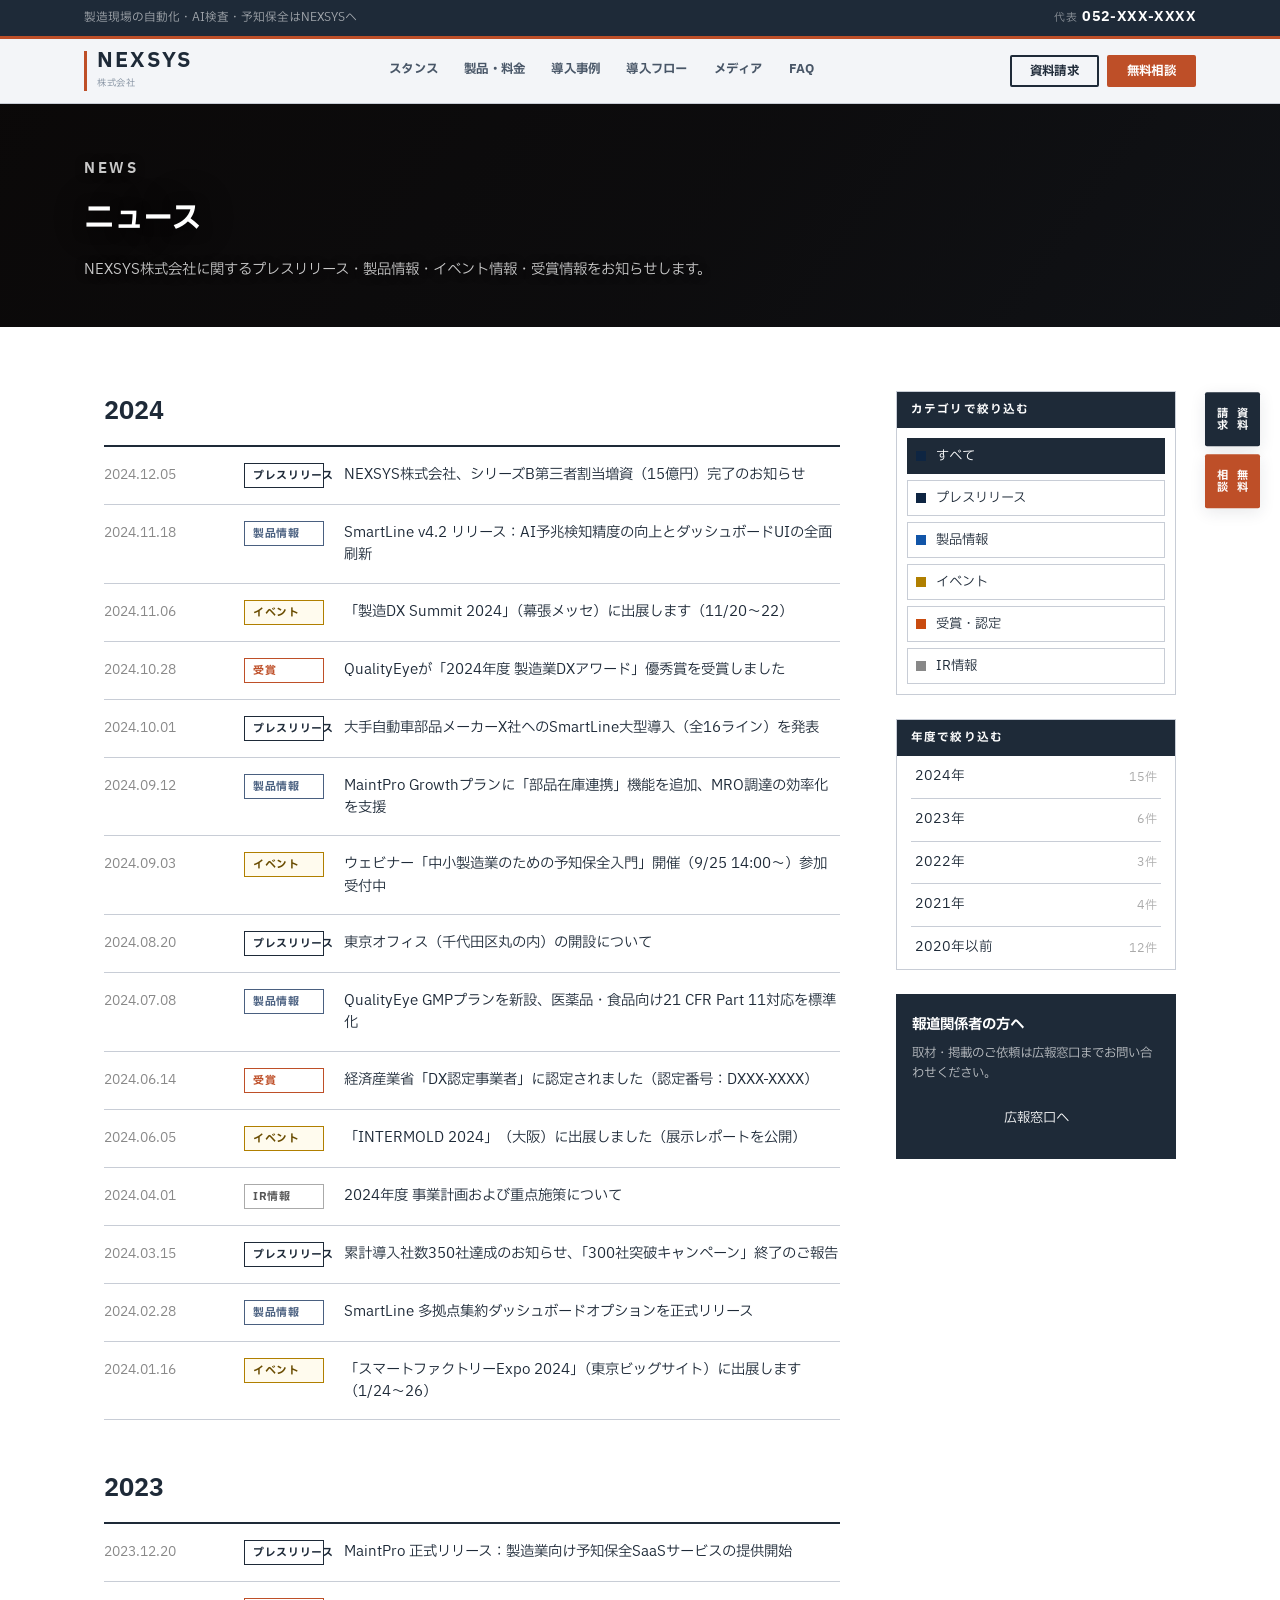
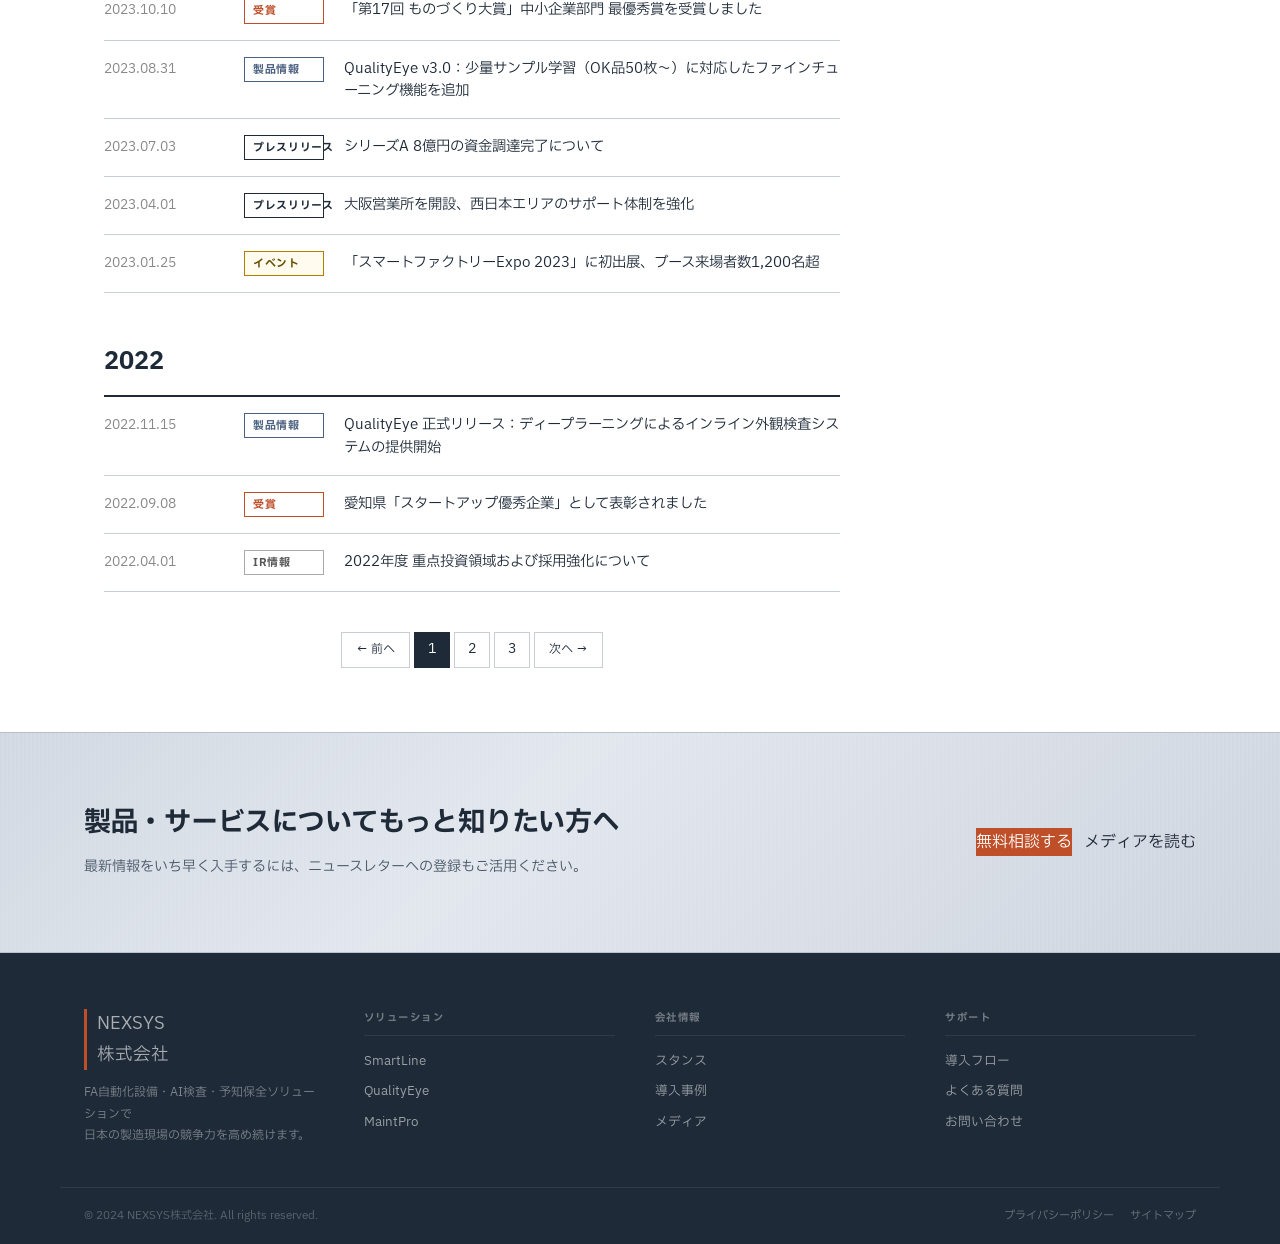
<file: news.html>
<!DOCTYPE html>
<html lang="ja">
<head>
  <meta charset="UTF-8">
  <meta name="viewport" content="width=device-width, initial-scale=1.0">
  <title>ニュース | NEXSYS株式会社</title>
  <link rel="preconnect" href="https://fonts.googleapis.com">
  <link href="https://fonts.googleapis.com/css2?family=IBM+Plex+Sans+JP:wght@400;500;700&display=swap" rel="stylesheet">
  <link rel="stylesheet" href="style.css">
  <style>
    /* ── Layout ── */
    .news-layout {
      max-width: 1120px;
      margin: 0 auto;
      padding: 64px 24px;
      display: grid;
      grid-template-columns: 1fr 280px;
      gap: 56px;
      align-items: start;
    }

    /* ── Year separator ── */
    .news-year {
      font-size: 1.5rem;
      font-weight: 700;
      color: var(--c-navy);
      padding: 0 0 12px;
      border-bottom: 2px solid var(--c-navy);
      margin: 48px 0 0;
    }
    .news-year:first-child { margin-top: 0; }

    /* ── News list ── */
    .news-list {
      display: flex;
      flex-direction: column;
      gap: 0;
    }
    .news-entry {
      display: grid;
      grid-template-columns: 120px 80px 1fr;
      gap: 0 20px;
      align-items: baseline;
      padding: 16px 0;
      border-bottom: 1px solid var(--c-border);
      text-decoration: none;
      color: inherit;
      transition: background .15s;
    }
    .news-entry:hover { background: var(--c-bg); padding-left: 8px; margin-left: -8px; }
    .news-entry-date {
      font-size: .83rem;
      color: #888;
      white-space: nowrap;
      flex-shrink: 0;
    }
    .news-entry-cat {
      font-size: .68rem;
      font-weight: 700;
      letter-spacing: .06em;
      padding: 2px 8px;
      white-space: nowrap;
      display: inline-block;
      border: 1px solid;
    }
    .news-entry-cat.cat-press    { color: var(--c-navy);  border-color: var(--c-navy); }
    .news-entry-cat.cat-product  { color: var(--c-blue);  border-color: var(--c-blue); }
    .news-entry-cat.cat-event    { color: #6a4c00;        border-color: #b07f00; background: #fffbee; }
    .news-entry-cat.cat-award    { color: var(--c-orange); border-color: var(--c-orange); }
    .news-entry-cat.cat-ir       { color: #555; border-color: #aaa; }
    .news-entry-title {
      font-size: .9rem;
      color: var(--c-navy);
      line-height: 1.55;
    }
    .news-entry:hover .news-entry-title { color: var(--c-blue); }

    /* ── Sidebar ── */
    .news-sidebar { display: flex; flex-direction: column; gap: 24px; }
    .sidebar-block { border: 1px solid var(--c-border); background: #fff; }
    .sidebar-block-title {
      font-size: .72rem;
      font-weight: 700;
      letter-spacing: .1em;
      color: #fff;
      background: var(--c-navy);
      padding: 8px 14px;
    }
    .sidebar-block-body { padding: 14px; }
    .sidebar-year-list { list-style: none; padding: 0; margin: 0; }
    .sidebar-year-list li { border-bottom: 1px solid var(--c-border); }
    .sidebar-year-list li:last-child { border-bottom: none; }
    .sidebar-year-list a {
      display: flex;
      justify-content: space-between;
      align-items: center;
      padding: 9px 4px;
      font-size: .85rem;
      color: var(--c-navy);
      text-decoration: none;
    }
    .sidebar-year-list a:hover { color: var(--c-blue); }
    .sidebar-year-count { font-size: .75rem; color: #aaa; }

    .sidebar-cat-filter { display: flex; flex-direction: column; gap: 6px; }
    .sidebar-cat-btn {
      display: flex;
      align-items: center;
      gap: 10px;
      padding: 7px 8px;
      font-size: .83rem;
      color: var(--c-navy);
      border: 1px solid var(--c-border);
      background: #fff;
      cursor: pointer;
      text-align: left;
      transition: all .15s;
    }
    .sidebar-cat-btn:hover,
    .sidebar-cat-btn.active {
      background: var(--c-navy);
      color: #fff;
      border-color: var(--c-navy);
    }
    .sidebar-cat-dot {
      width: 10px; height: 10px;
      flex-shrink: 0;
    }
    .sidebar-cta {
      background: var(--c-navy);
      padding: 20px 16px;
    }
    .sidebar-cta-title { font-size: .9rem; font-weight: 700; color: #fff; margin: 0 0 8px; line-height: 1.5; }
    .sidebar-cta-desc { font-size: .78rem; color: rgba(255,255,255,.7); line-height: 1.6; margin: 0 0 14px; }

    /* ── Pagination ── */
    .pagination {
      display: flex;
      align-items: center;
      justify-content: center;
      gap: 4px;
      margin-top: 40px;
    }
    .page-btn {
      width: 36px; height: 36px;
      display: flex; align-items: center; justify-content: center;
      border: 1px solid var(--c-border);
      font-size: .85rem;
      color: var(--c-navy);
      text-decoration: none;
      transition: all .2s;
      background: #fff;
    }
    .page-btn:hover, .page-btn.active {
      background: var(--c-navy);
      color: #fff;
      border-color: var(--c-navy);
    }
    .page-btn.wide { width: auto; padding: 0 14px; font-size: .75rem; }

    @media (max-width: 1024px) {
      .news-layout { grid-template-columns: 1fr; }
      .news-sidebar { display: grid; grid-template-columns: repeat(2, 1fr); }
    }
    @media (max-width: 768px) {
      .news-entry { grid-template-columns: 100px 70px 1fr; gap: 0 10px; }
      .news-sidebar { grid-template-columns: 1fr; }
    }
    @media (max-width: 480px) {
      .news-entry { grid-template-columns: 1fr; gap: 4px; }
      .news-entry-date { font-size: .75rem; }
    }
  </style>
</head>
<body>

<div class="topbar">
  <div class="topbar-inner">
    <span>製造現場の自動化・AI検査・予知保全はNEXSYSへ</span>
    <a href="tel:052XXXXXXXX" class="topbar-tel"><span>代表</span>052-XXX-XXXX</a>
  </div>
</div>

<header id="header">
  <div class="header-inner">
    <a href="index.html" class="logo">
      <span class="logo-mark">NEXSYS</span>
      <span class="logo-tagline">株式会社</span>
    </a>
    <nav>
      <a href="why.html" class="nav-link">スタンス</a>
      <a href="items.html" class="nav-link">製品・料金</a>
      <a href="cases.html" class="nav-link">導入事例</a>
      <a href="flow.html" class="nav-link">導入フロー</a>
      <a href="blog.html" class="nav-link">メディア</a>
      <a href="faq.html" class="nav-link">FAQ</a>
    </nav>
    <div class="header-actions">
      <a href="contact.html" class="btn btn-outline btn-sm">資料請求</a>
      <a href="contact.html" class="btn btn-primary btn-sm">無料相談</a>
    </div>
    <button class="menu-toggle" id="menuToggle" aria-expanded="false" aria-label="メニューを開く">
      <span></span><span></span><span></span>
    </button>
  </div>
</header>
<nav id="mobile-nav">
  <a href="why.html" class="nav-link">スタンス</a>
  <a href="items.html" class="nav-link">製品・料金</a>
  <a href="cases.html" class="nav-link">導入事例</a>
  <a href="flow.html" class="nav-link">導入フロー</a>
  <a href="blog.html" class="nav-link">メディア</a>
  <a href="faq.html" class="nav-link">FAQ</a>
  <div class="mobile-actions">
    <a href="contact.html" class="btn btn-primary btn-block">無料相談する</a>
  </div>
</nav>

<div class="float-cta">
  <a href="contact.html" class="float-btn">資料<br>請求</a>
  <a href="contact.html" class="float-btn float-btn--orange">無料<br>相談</a>
</div>

<!-- Page Hero -->
  <section class="page-hero" style="background-image:url('https://images.pexels.com/photos/7254428/pexels-photo-7254428.jpeg?auto=compress&cs=tinysrgb&w=1600&h=700&fit=crop')">
    <div class="page-hero-inner">
      <p class="page-hero-label">News</p>
      <h1 class="page-hero-title">ニュース</h1>
      <p class="page-hero-desc">NEXSYS株式会社に関するプレスリリース・製品情報・イベント情報・受賞情報をお知らせします。</p>
    </div>
  </section>

  <!-- News Layout -->
  <div class="news-layout">

    <!-- Main -->
    <main>

      <!-- 2024 -->
      <p class="news-year">2024</p>
      <div class="news-list">

        <a href="#" class="news-entry" data-cat="press">
          <span class="news-entry-date">2024.12.05</span>
          <span class="news-entry-cat cat-press">プレスリリース</span>
          <span class="news-entry-title">NEXSYS株式会社、シリーズB第三者割当増資（15億円）完了のお知らせ</span>
        </a>

        <a href="#" class="news-entry" data-cat="product">
          <span class="news-entry-date">2024.11.18</span>
          <span class="news-entry-cat cat-product">製品情報</span>
          <span class="news-entry-title">SmartLine v4.2 リリース：AI予兆検知精度の向上とダッシュボードUIの全面刷新</span>
        </a>

        <a href="#" class="news-entry" data-cat="event">
          <span class="news-entry-date">2024.11.06</span>
          <span class="news-entry-cat cat-event">イベント</span>
          <span class="news-entry-title">「製造DX Summit 2024」（幕張メッセ）に出展します（11/20〜22）</span>
        </a>

        <a href="#" class="news-entry" data-cat="award">
          <span class="news-entry-date">2024.10.28</span>
          <span class="news-entry-cat cat-award">受賞</span>
          <span class="news-entry-title">QualityEyeが「2024年度 製造業DXアワード」優秀賞を受賞しました</span>
        </a>

        <a href="#" class="news-entry" data-cat="press">
          <span class="news-entry-date">2024.10.01</span>
          <span class="news-entry-cat cat-press">プレスリリース</span>
          <span class="news-entry-title">大手自動車部品メーカーX社へのSmartLine大型導入（全16ライン）を発表</span>
        </a>

        <a href="#" class="news-entry" data-cat="product">
          <span class="news-entry-date">2024.09.12</span>
          <span class="news-entry-cat cat-product">製品情報</span>
          <span class="news-entry-title">MaintPro Growthプランに「部品在庫連携」機能を追加、MRO調達の効率化を支援</span>
        </a>

        <a href="#" class="news-entry" data-cat="event">
          <span class="news-entry-date">2024.09.03</span>
          <span class="news-entry-cat cat-event">イベント</span>
          <span class="news-entry-title">ウェビナー「中小製造業のための予知保全入門」開催（9/25 14:00〜）参加受付中</span>
        </a>

        <a href="#" class="news-entry" data-cat="press">
          <span class="news-entry-date">2024.08.20</span>
          <span class="news-entry-cat cat-press">プレスリリース</span>
          <span class="news-entry-title">東京オフィス（千代田区丸の内）の開設について</span>
        </a>

        <a href="#" class="news-entry" data-cat="product">
          <span class="news-entry-date">2024.07.08</span>
          <span class="news-entry-cat cat-product">製品情報</span>
          <span class="news-entry-title">QualityEye GMPプランを新設、医薬品・食品向け21 CFR Part 11対応を標準化</span>
        </a>

        <a href="#" class="news-entry" data-cat="award">
          <span class="news-entry-date">2024.06.14</span>
          <span class="news-entry-cat cat-award">受賞</span>
          <span class="news-entry-title">経済産業省「DX認定事業者」に認定されました（認定番号：DXXX-XXXX）</span>
        </a>

        <a href="#" class="news-entry" data-cat="event">
          <span class="news-entry-date">2024.06.05</span>
          <span class="news-entry-cat cat-event">イベント</span>
          <span class="news-entry-title">「INTERMOLD 2024」（大阪）に出展しました（展示レポートを公開）</span>
        </a>

        <a href="#" class="news-entry" data-cat="ir">
          <span class="news-entry-date">2024.04.01</span>
          <span class="news-entry-cat cat-ir">IR情報</span>
          <span class="news-entry-title">2024年度 事業計画および重点施策について</span>
        </a>

        <a href="#" class="news-entry" data-cat="press">
          <span class="news-entry-date">2024.03.15</span>
          <span class="news-entry-cat cat-press">プレスリリース</span>
          <span class="news-entry-title">累計導入社数350社達成のお知らせ、「300社突破キャンペーン」終了のご報告</span>
        </a>

        <a href="#" class="news-entry" data-cat="product">
          <span class="news-entry-date">2024.02.28</span>
          <span class="news-entry-cat cat-product">製品情報</span>
          <span class="news-entry-title">SmartLine 多拠点集約ダッシュボードオプションを正式リリース</span>
        </a>

        <a href="#" class="news-entry" data-cat="event">
          <span class="news-entry-date">2024.01.16</span>
          <span class="news-entry-cat cat-event">イベント</span>
          <span class="news-entry-title">「スマートファクトリーExpo 2024」（東京ビッグサイト）に出展します（1/24〜26）</span>
        </a>

      </div>

      <!-- 2023 -->
      <p class="news-year">2023</p>
      <div class="news-list">

        <a href="#" class="news-entry" data-cat="press">
          <span class="news-entry-date">2023.12.20</span>
          <span class="news-entry-cat cat-press">プレスリリース</span>
          <span class="news-entry-title">MaintPro 正式リリース：製造業向け予知保全SaaSサービスの提供開始</span>
        </a>

        <a href="#" class="news-entry" data-cat="award">
          <span class="news-entry-date">2023.10.10</span>
          <span class="news-entry-cat cat-award">受賞</span>
          <span class="news-entry-title">「第17回 ものづくり大賞」中小企業部門 最優秀賞を受賞しました</span>
        </a>

        <a href="#" class="news-entry" data-cat="product">
          <span class="news-entry-date">2023.08.31</span>
          <span class="news-entry-cat cat-product">製品情報</span>
          <span class="news-entry-title">QualityEye v3.0：少量サンプル学習（OK品50枚〜）に対応したファインチューニング機能を追加</span>
        </a>

        <a href="#" class="news-entry" data-cat="press">
          <span class="news-entry-date">2023.07.03</span>
          <span class="news-entry-cat cat-press">プレスリリース</span>
          <span class="news-entry-title">シリーズA 8億円の資金調達完了について</span>
        </a>

        <a href="#" class="news-entry" data-cat="press">
          <span class="news-entry-date">2023.04.01</span>
          <span class="news-entry-cat cat-press">プレスリリース</span>
          <span class="news-entry-title">大阪営業所を開設、西日本エリアのサポート体制を強化</span>
        </a>

        <a href="#" class="news-entry" data-cat="event">
          <span class="news-entry-date">2023.01.25</span>
          <span class="news-entry-cat cat-event">イベント</span>
          <span class="news-entry-title">「スマートファクトリーExpo 2023」に初出展、ブース来場者数1,200名超</span>
        </a>

      </div>

      <!-- 2022 -->
      <p class="news-year">2022</p>
      <div class="news-list">

        <a href="#" class="news-entry" data-cat="product">
          <span class="news-entry-date">2022.11.15</span>
          <span class="news-entry-cat cat-product">製品情報</span>
          <span class="news-entry-title">QualityEye 正式リリース：ディープラーニングによるインライン外観検査システムの提供開始</span>
        </a>

        <a href="#" class="news-entry" data-cat="award">
          <span class="news-entry-date">2022.09.08</span>
          <span class="news-entry-cat cat-award">受賞</span>
          <span class="news-entry-title">愛知県「スタートアップ優秀企業」として表彰されました</span>
        </a>

        <a href="#" class="news-entry" data-cat="ir">
          <span class="news-entry-date">2022.04.01</span>
          <span class="news-entry-cat cat-ir">IR情報</span>
          <span class="news-entry-title">2022年度 重点投資領域および採用強化について</span>
        </a>

      </div>

      <!-- Pagination -->
      <div class="pagination">
        <a href="#" class="page-btn wide">← 前へ</a>
        <a href="#" class="page-btn active">1</a>
        <a href="#" class="page-btn">2</a>
        <a href="#" class="page-btn">3</a>
        <a href="#" class="page-btn wide">次へ →</a>
      </div>
    </main>

    <!-- Sidebar -->
    <aside class="news-sidebar">

      <!-- Category Filter -->
      <div class="sidebar-block">
        <p class="sidebar-block-title">カテゴリで絞り込む</p>
        <div class="sidebar-block-body" style="padding:10px;">
          <div class="sidebar-cat-filter">
            <button class="sidebar-cat-btn active" onclick="filterNews('all', this)">
              <svg class="sidebar-cat-dot" viewBox="0 0 10 10"><rect width="10" height="10" fill="#0E2542"/></svg>
              すべて
            </button>
            <button class="sidebar-cat-btn" onclick="filterNews('press', this)">
              <svg class="sidebar-cat-dot" viewBox="0 0 10 10"><rect width="10" height="10" fill="#0E2542"/></svg>
              プレスリリース
            </button>
            <button class="sidebar-cat-btn" onclick="filterNews('product', this)">
              <svg class="sidebar-cat-dot" viewBox="0 0 10 10"><rect width="10" height="10" fill="#1155A8"/></svg>
              製品情報
            </button>
            <button class="sidebar-cat-btn" onclick="filterNews('event', this)">
              <svg class="sidebar-cat-dot" viewBox="0 0 10 10"><rect width="10" height="10" fill="#b07f00"/></svg>
              イベント
            </button>
            <button class="sidebar-cat-btn" onclick="filterNews('award', this)">
              <svg class="sidebar-cat-dot" viewBox="0 0 10 10"><rect width="10" height="10" fill="#C94B0F"/></svg>
              受賞・認定
            </button>
            <button class="sidebar-cat-btn" onclick="filterNews('ir', this)">
              <svg class="sidebar-cat-dot" viewBox="0 0 10 10"><rect width="10" height="10" fill="#888"/></svg>
              IR情報
            </button>
          </div>
        </div>
      </div>

      <!-- Year Nav -->
      <div class="sidebar-block">
        <p class="sidebar-block-title">年度で絞り込む</p>
        <div class="sidebar-block-body" style="padding:0;">
          <ul class="sidebar-year-list" style="padding:0 14px;">
            <li><a href="#">2024年 <span class="sidebar-year-count">15件</span></a></li>
            <li><a href="#">2023年 <span class="sidebar-year-count">6件</span></a></li>
            <li><a href="#">2022年 <span class="sidebar-year-count">3件</span></a></li>
            <li><a href="#">2021年 <span class="sidebar-year-count">4件</span></a></li>
            <li><a href="#">2020年以前 <span class="sidebar-year-count">12件</span></a></li>
          </ul>
        </div>
      </div>

      <!-- Media Inquiry -->
      <div class="sidebar-cta">
        <p class="sidebar-cta-title">報道関係者の方へ</p>
        <p class="sidebar-cta-desc">取材・掲載のご依頼は広報窓口までお問い合わせください。</p>
        <a href="contact.html" class="btn-outline-white" style="display:block;text-align:center;padding:9px 0;font-size:.83rem;">広報窓口へ</a>
      </div>

    </aside>
  </div>

  <!-- CTA Banner -->
  <section class="cta-banner">
    <div class="cta-banner-inner">
      <div>
        <p class="cta-banner-title">製品・サービスについてもっと知りたい方へ</p>
        <p class="cta-banner-sub">最新情報をいち早く入手するには、ニュースレターへの登録もご活用ください。</p>
      </div>
      <div class="cta-banner-btns">
        <a href="contact.html" class="btn-primary">無料相談する</a>
        <a href="blog.html" class="btn-outline-white">メディアを読む</a>
      </div>
    </div>
  </section>

  <!-- Footer -->
  <footer>
    <div class="footer-inner">
      <div class="footer-brand">
        <a href="index.html" class="logo" style="font-size:1.1rem;">NEXSYS<span>株式会社</span></a>
        <p class="footer-desc">FA自動化設備・AI検査・予知保全ソリューションで<br>日本の製造現場の競争力を高め続けます。</p>
      </div>
      <div class="footer-nav-group">
        <p class="footer-nav-title">ソリューション</p>
        <a href="items.html#smartline">SmartLine</a>
        <a href="items.html#qualityeye">QualityEye</a>
        <a href="items.html#maintpro">MaintPro</a>
      </div>
      <div class="footer-nav-group">
        <p class="footer-nav-title">会社情報</p>
        <a href="why.html">スタンス</a>
        <a href="cases.html">導入事例</a>
        <a href="blog.html">メディア</a>
      </div>
      <div class="footer-nav-group">
        <p class="footer-nav-title">サポート</p>
        <a href="flow.html">導入フロー</a>
        <a href="faq.html">よくある質問</a>
        <a href="contact.html">お問い合わせ</a>
      </div>
    </div>
    <div class="footer-bottom">
      <p>&copy; 2024 NEXSYS株式会社. All rights reserved.</p>
      <div class="footer-bottom-links">
        <a href="#">プライバシーポリシー</a>
        <a href="#">サイトマップ</a>
      </div>
    </div>
  </footer>


  <script src="main.js"></script>
  <script>
    function filterNews(cat, btn) {
      // update active button
      document.querySelectorAll('.sidebar-cat-btn').forEach(b => b.classList.remove('active'));
      btn.classList.add('active');

      // show/hide entries
      document.querySelectorAll('.news-entry').forEach(entry => {
        const show = cat === 'all' || entry.dataset.cat === cat;
        entry.style.display = show ? '' : 'none';
      });

      // hide empty year sections
      document.querySelectorAll('.news-year').forEach(year => {
        const list = year.nextElementSibling;
        if (!list) return;
        const visible = [...list.querySelectorAll('.news-entry')].some(e => e.style.display !== 'none');
        year.style.display = visible ? '' : 'none';
        list.style.display = visible ? '' : 'none';
      });
    }
  </script>
</body>
</html>
</file>
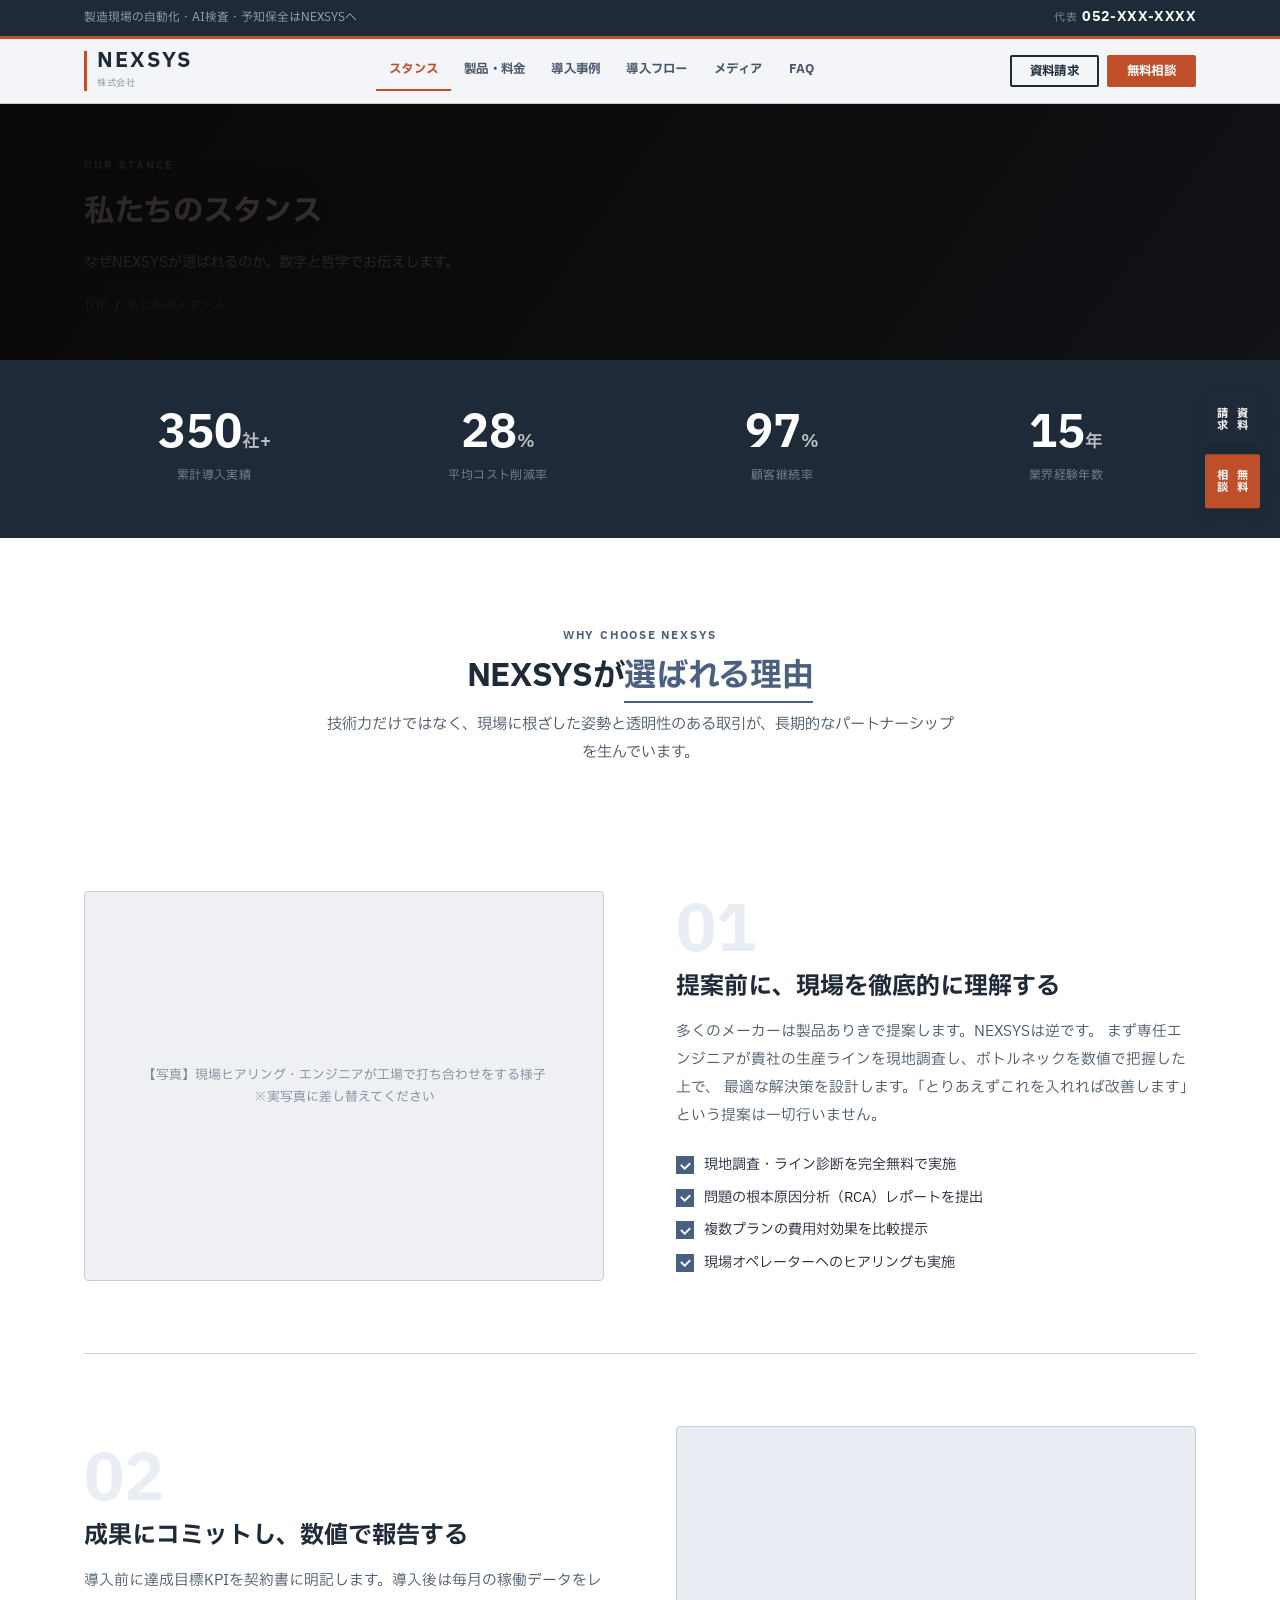
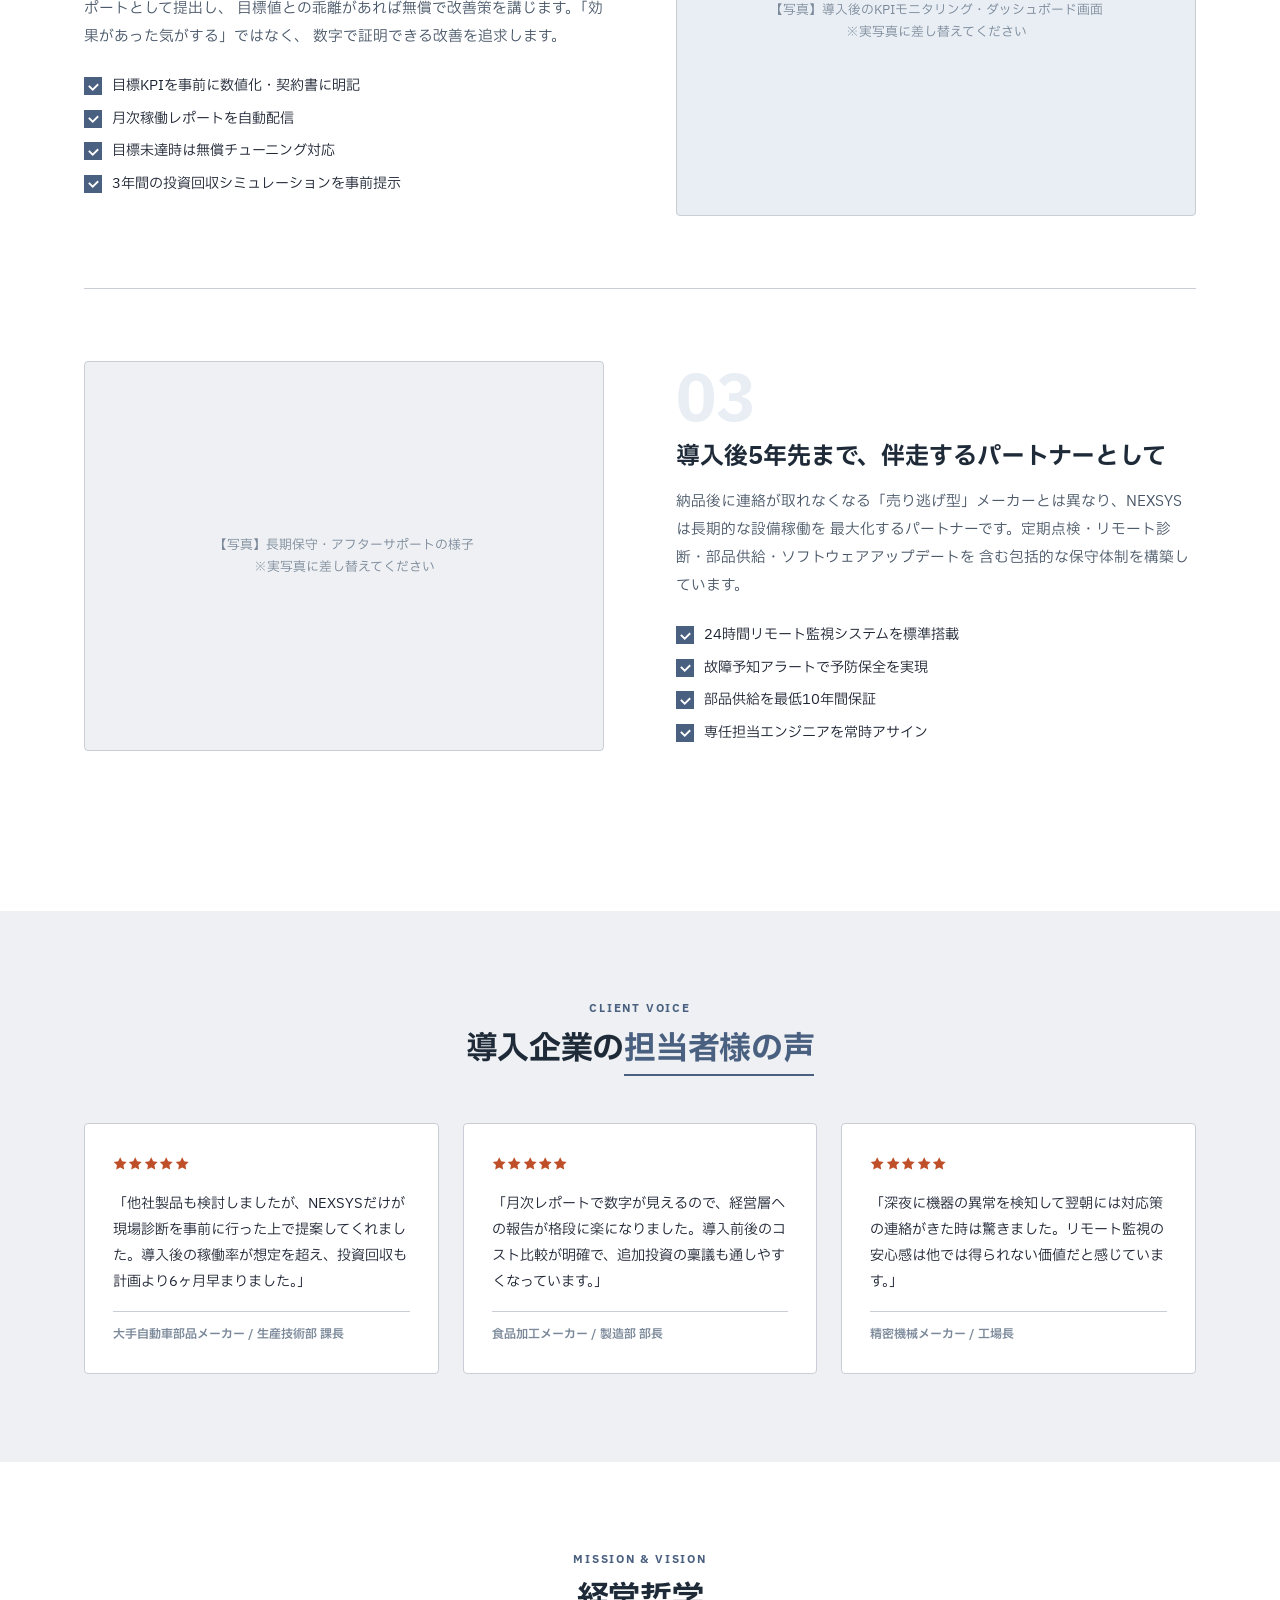
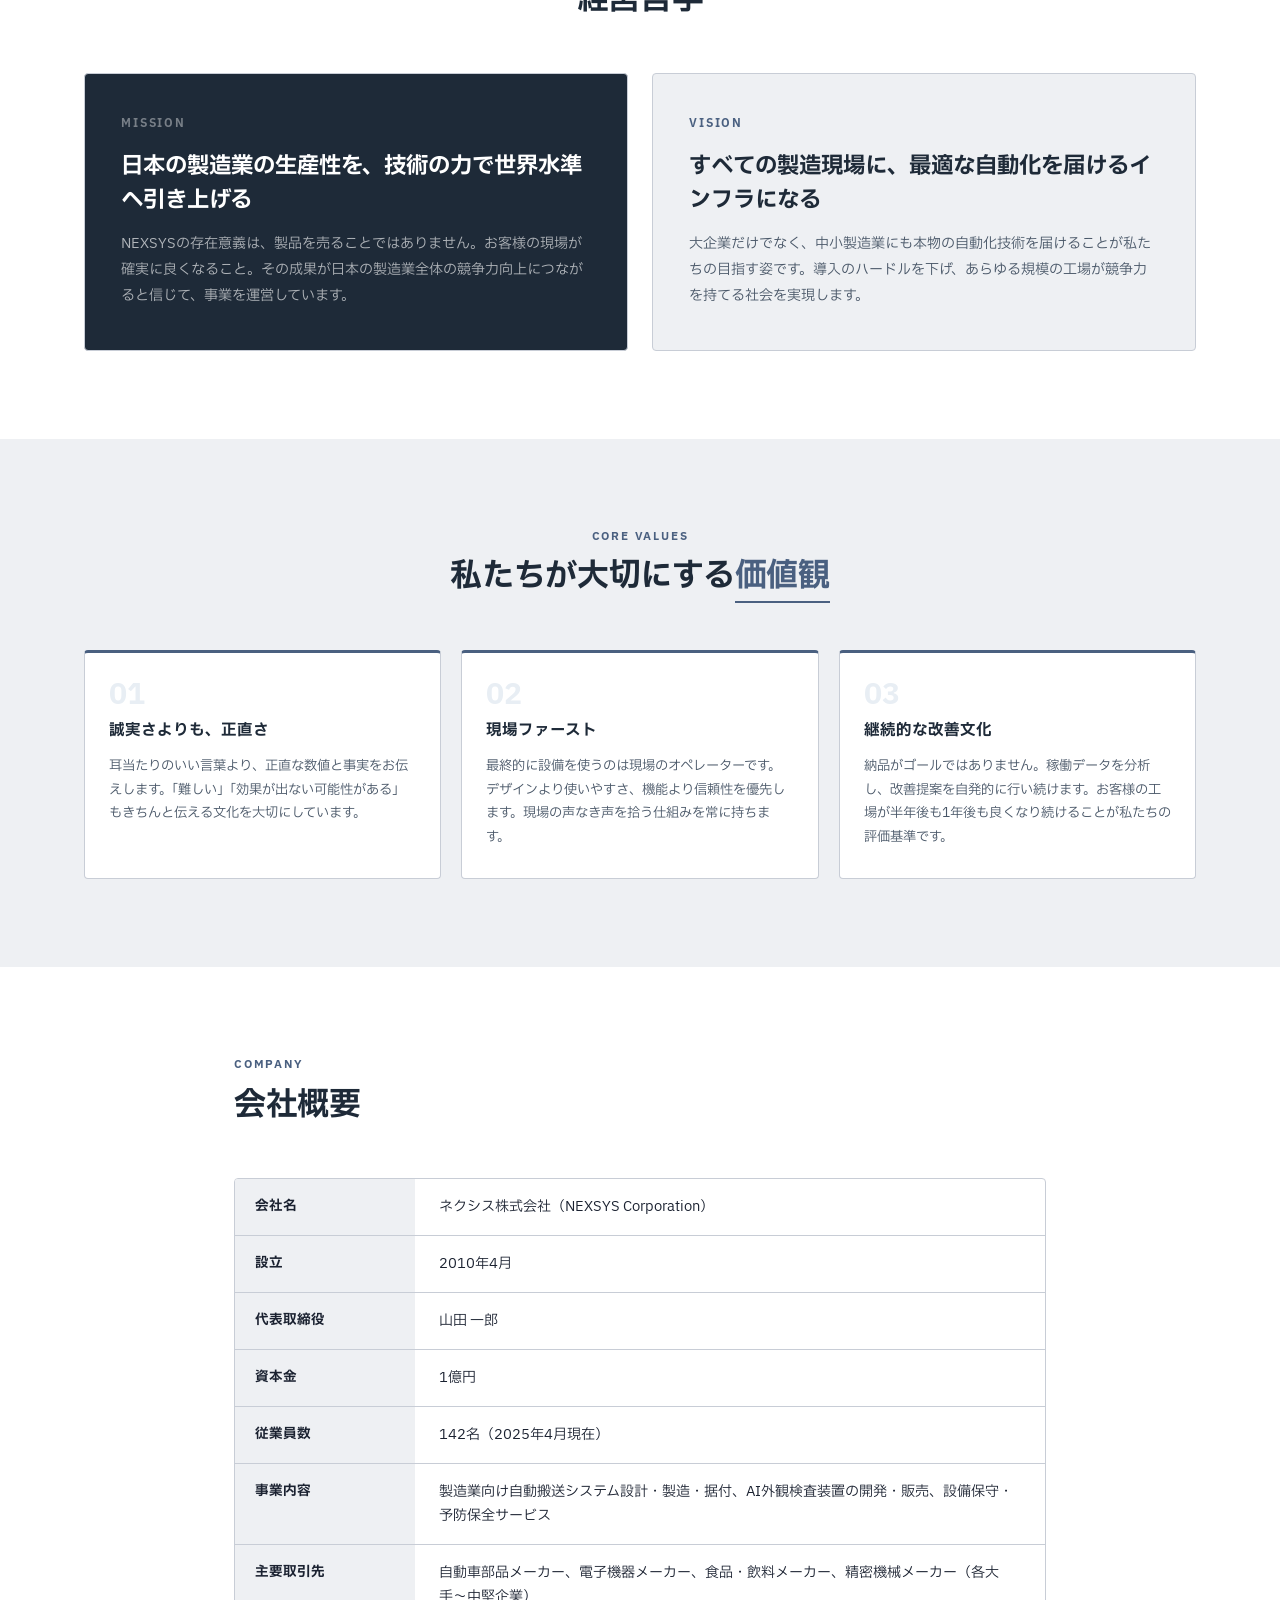
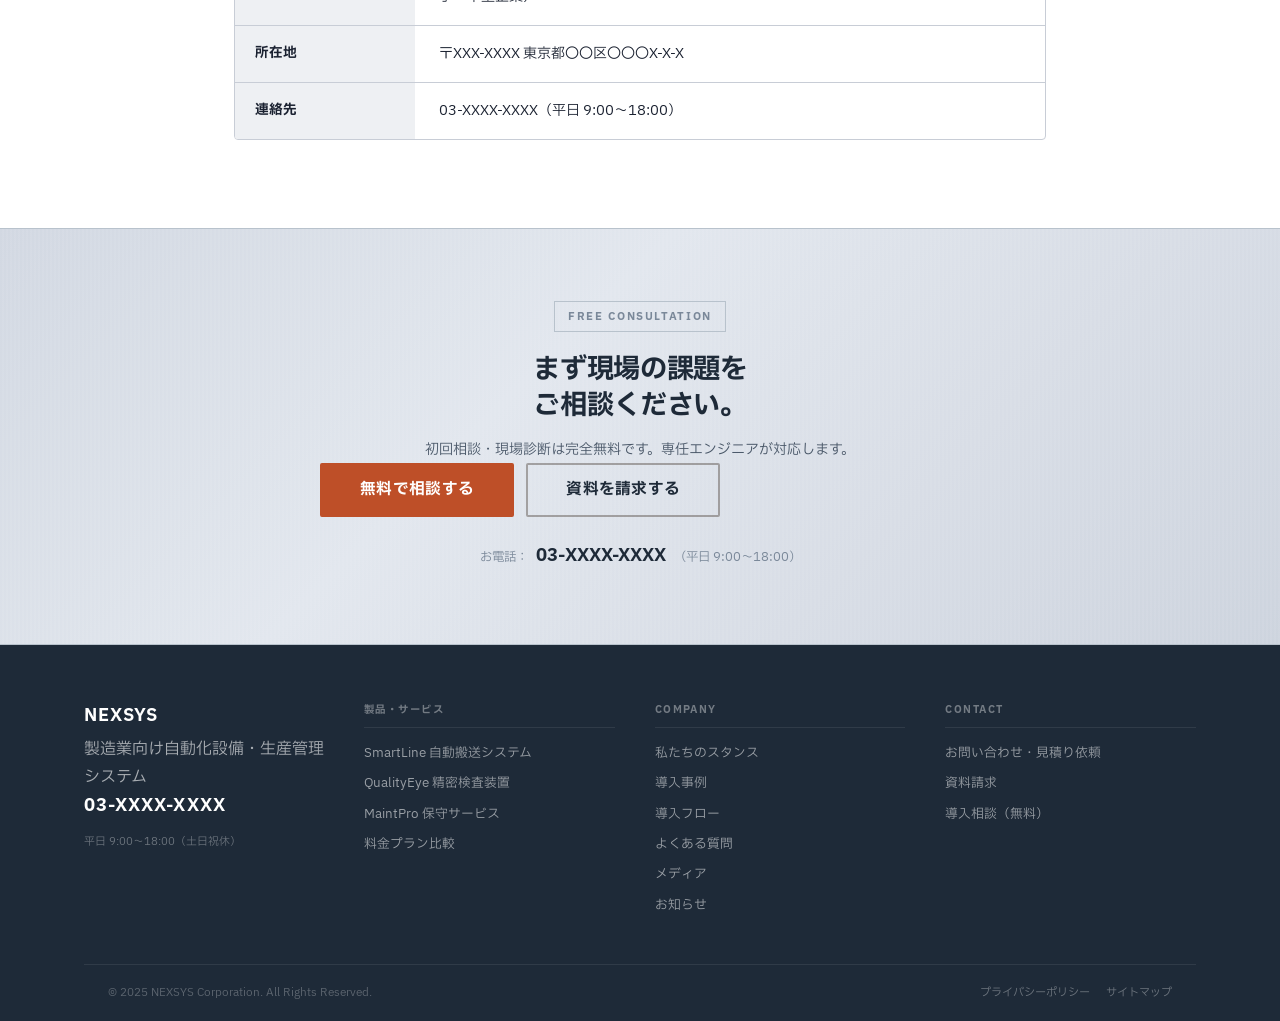
<file: why.html>
<!DOCTYPE html>
<html lang="ja">
<head>
<meta charset="UTF-8">
<meta name="viewport" content="width=device-width, initial-scale=1.0">
<title>私たちのスタンス | NEXSYS株式会社</title>
<link rel="preconnect" href="https://fonts.googleapis.com">
<link href="https://fonts.googleapis.com/css2?family=IBM+Plex+Sans+JP:wght@400;500;700&display=swap" rel="stylesheet">
<link rel="stylesheet" href="style.css">
<style>
/* ===== STANCE / WHY PAGE ===== */

/* 統計バー */
.stats-bar { background: var(--c-navy); padding: 52px 0; }
.stats-bar-grid { display: grid; grid-template-columns: repeat(4, 1fr); gap: 24px; text-align: center; }
.stat-num { font-size: 2.8rem; font-weight: 800; color: #fff; line-height: 1; }
.stat-unit { font-size: 1.1rem; color: rgba(255,255,255,.7); font-weight: 600; }
.stat-label { font-size: .75rem; color: rgba(255,255,255,.45); margin-top: 8px; letter-spacing: .04em; }
.stat-divider { width: 1px; background: rgba(255,255,255,.1); height: 60px; margin: auto; }

/* 理由ブロック */
.reason-block {
  display: grid;
  grid-template-columns: 1fr 1fr;
  gap: 72px;
  align-items: center;
  padding: 72px 0;
  border-bottom: 1px solid var(--c-border);
}
.reason-block:last-child { border-bottom: none; }
.reason-block.reverse { direction: rtl; }
.reason-block.reverse > * { direction: ltr; }
.reason-photo {
  aspect-ratio: 4/3;
  background: var(--c-bg);
  border-radius: var(--r-md);
  display: flex;
  align-items: center;
  justify-content: center;
  color: var(--c-text-3);
  font-size: .8rem;
  text-align: center;
  padding: 24px;
  border: 1px solid var(--c-border);
}
.reason-photo--b { background: var(--c-blue-light); }
.reason-num {
  font-size: 4rem;
  font-weight: 800;
  color: var(--c-blue-light);
  line-height: 1;
  margin-bottom: 8px;
  font-variant-numeric: tabular-nums;
}
.reason-title { font-size: 1.5rem; font-weight: 700; color: var(--c-navy); margin-bottom: 14px; line-height: 1.4; }
.reason-desc { font-size: .92rem; color: var(--c-text-2); margin-bottom: 24px; line-height: 1.9; }

/* 声（テスティモニアル） */
.voice-grid { display: grid; grid-template-columns: repeat(3, 1fr); gap: 24px; }
.voice-card {
  background: #fff;
  border: 1px solid var(--c-border);
  border-radius: var(--r-md);
  padding: 28px;
}
.voice-rating { color: var(--c-orange); font-size: .9rem; letter-spacing: .1em; margin-bottom: 14px; }
.voice-text { font-size: .88rem; color: var(--c-text); line-height: 1.85; margin-bottom: 16px; }
.voice-from { font-size: .75rem; color: var(--c-text-3); font-weight: 600; border-top: 1px solid var(--c-border); padding-top: 12px; }

/* 会社概要テーブル */
.company-table-wrap { background: #fff; border: 1px solid var(--c-border); border-radius: var(--r-md); overflow: hidden; }
.company-table { width: 100%; border-collapse: collapse; }
.company-table th {
  width: 180px;
  background: var(--c-bg);
  color: var(--c-text);
  font-size: .85rem;
  font-weight: 700;
  padding: 16px 20px;
  border-bottom: 1px solid var(--c-border);
  vertical-align: top;
  text-align: left;
}
.company-table td {
  font-size: .88rem;
  color: var(--c-text);
  padding: 16px 24px;
  border-bottom: 1px solid var(--c-border);
  line-height: 1.7;
}
.company-table tr:last-child th,
.company-table tr:last-child td { border-bottom: none; }

/* ミッション・ビジョン */
.mv-grid { display: grid; grid-template-columns: 1fr 1fr; gap: 24px; }
.mv-card {
  border-radius: var(--r-md);
  padding: 40px 36px;
  border: 1px solid var(--c-border);
}
.mv-card--mission { background: var(--c-navy); }
.mv-card--vision { background: var(--c-bg); }
.mv-en {
  font-size: .72rem;
  font-weight: 700;
  letter-spacing: .16em;
  text-transform: uppercase;
  margin-bottom: 16px;
  display: block;
}
.mv-card--mission .mv-en { color: rgba(255,255,255,.4); }
.mv-card--vision .mv-en { color: var(--c-blue); }
.mv-text { font-size: 1.4rem; font-weight: 700; line-height: 1.5; margin-bottom: 14px; }
.mv-card--mission .mv-text { color: #fff; }
.mv-card--vision .mv-text { color: var(--c-navy); }
.mv-desc { font-size: .88rem; line-height: 1.85; }
.mv-card--mission .mv-desc { color: rgba(255,255,255,.65); }
.mv-card--vision .mv-desc { color: var(--c-text-2); }

/* バリュー */
.values-grid { display: grid; grid-template-columns: repeat(3, 1fr); gap: 20px; }
.value-card {
  background: #fff;
  border: 1px solid var(--c-border);
  border-radius: var(--r-md);
  padding: 28px 24px;
  border-top: 3px solid var(--c-blue);
}
.value-num { font-size: 1.8rem; font-weight: 800; color: var(--c-blue-light); line-height: 1; margin-bottom: 8px; }
.value-title { font-size: .97rem; font-weight: 700; color: var(--c-navy); margin-bottom: 10px; }
.value-desc { font-size: .83rem; color: var(--c-text-2); line-height: 1.8; }

/* メンバー */
.members-grid { display: grid; grid-template-columns: repeat(4, 1fr); gap: 20px; }
.member-card {
  background: #fff;
  border: 1px solid var(--c-border);
  border-radius: var(--r-md);
  overflow: hidden;
}
.member-photo {
  height: 180px;
  background: var(--c-bg);
  display: flex;
  align-items: center;
  justify-content: center;
  font-size: .75rem;
  color: var(--c-text-3);
  text-align: center;
  padding: 16px;
}
.member-photo--b { background: var(--c-blue-light); }
.member-body { padding: 18px; }
.member-name { font-size: .97rem; font-weight: 700; color: var(--c-navy); margin-bottom: 4px; }
.member-role {
  display: inline-block;
  font-size: .65rem;
  font-weight: 700;
  color: var(--c-blue);
  background: var(--c-blue-light);
  padding: 2px 10px;
  border-radius: var(--r-sm);
  margin-bottom: 10px;
  letter-spacing: .04em;
}
.member-msg { font-size: .78rem; color: var(--c-text-2); line-height: 1.7; }

@media (max-width: 1024px) {
  .stats-bar-grid { grid-template-columns: repeat(2, 1fr); }
  .reason-block { grid-template-columns: 1fr; gap: 32px; }
  .reason-block.reverse { direction: ltr; }
  .reason-photo { aspect-ratio: 16/9; }
  .voice-grid { grid-template-columns: 1fr 1fr; }
  .mv-grid { grid-template-columns: 1fr; }
  .values-grid { grid-template-columns: repeat(2, 1fr); }
  .members-grid { grid-template-columns: repeat(2, 1fr); }
}
@media (max-width: 768px) {
  .voice-grid { grid-template-columns: 1fr; }
  .values-grid { grid-template-columns: 1fr; }
}
</style>
</head>
<body>

<div class="topbar">
  <div class="topbar-inner">
    <span>製造現場の自動化・AI検査・予知保全はNEXSYSへ</span>
    <a href="tel:052XXXXXXXX" class="topbar-tel"><span>代表</span>052-XXX-XXXX</a>
  </div>
</div>

<header id="header">
  <div class="header-inner">
    <a href="index.html" class="logo">
      <span class="logo-mark">NEXSYS</span>
      <span class="logo-tagline">株式会社</span>
    </a>
    <nav>
      <a href="why.html" class="nav-link">スタンス</a>
      <a href="items.html" class="nav-link">製品・料金</a>
      <a href="cases.html" class="nav-link">導入事例</a>
      <a href="flow.html" class="nav-link">導入フロー</a>
      <a href="blog.html" class="nav-link">メディア</a>
      <a href="faq.html" class="nav-link">FAQ</a>
    </nav>
    <div class="header-actions">
      <a href="contact.html" class="btn btn-outline btn-sm">資料請求</a>
      <a href="contact.html" class="btn btn-primary btn-sm">無料相談</a>
    </div>
    <button class="menu-toggle" id="menuToggle" aria-expanded="false" aria-label="メニューを開く">
      <span></span><span></span><span></span>
    </button>
  </div>
</header>
<nav id="mobile-nav">
  <a href="why.html" class="nav-link">スタンス</a>
  <a href="items.html" class="nav-link">製品・料金</a>
  <a href="cases.html" class="nav-link">導入事例</a>
  <a href="flow.html" class="nav-link">導入フロー</a>
  <a href="blog.html" class="nav-link">メディア</a>
  <a href="faq.html" class="nav-link">FAQ</a>
  <div class="mobile-actions">
    <a href="contact.html" class="btn btn-primary btn-block">無料相談する</a>
  </div>
</nav>

<div class="float-cta">
  <a href="contact.html" class="float-btn">資料<br>請求</a>
  <a href="contact.html" class="float-btn float-btn--orange">無料<br>相談</a>
</div>

<!-- PAGE HERO -->
<div class="page-hero" style="background-image:url('https://images.pexels.com/photos/9241726/pexels-photo-9241726.jpeg?auto=compress&cs=tinysrgb&w=1600&h=700&fit=crop')">
  <div class="container">
    <span class="page-hero-eyebrow">Our Stance</span>
    <h1>私たちのスタンス</h1>
    <p>なぜNEXSYSが選ばれるのか。数字と哲学でお伝えします。</p>
    <div class="breadcrumb">
      <a href="index.html">TOP</a>
      <span class="breadcrumb-sep">/</span>
      <span>私たちのスタンス</span>
    </div>
  </div>
</div>

<!-- STATS BAR -->
<section class="stats-bar">
  <div class="container">
    <div class="stats-bar-grid">
      <div>
        <div class="stat-num">350<span class="stat-unit">社+</span></div>
        <div class="stat-label">累計導入実績</div>
      </div>
      <div>
        <div class="stat-num">28<span class="stat-unit">%</span></div>
        <div class="stat-label">平均コスト削減率</div>
      </div>
      <div>
        <div class="stat-num">97<span class="stat-unit">%</span></div>
        <div class="stat-label">顧客継続率</div>
      </div>
      <div>
        <div class="stat-num">15<span class="stat-unit">年</span></div>
        <div class="stat-label">業界経験年数</div>
      </div>
    </div>
  </div>
</section>

<!-- 選ばれる理由（3つ）-->
<section class="section">
  <div class="container">
    <div class="sec-header center">
      <span class="sec-eyebrow">Why Choose NEXSYS</span>
      <h2 class="sec-title">NEXSYSが<em>選ばれる理由</em></h2>
      <p class="sec-desc">技術力だけではなく、現場に根ざした姿勢と透明性のある取引が、長期的なパートナーシップを生んでいます。</p>
    </div>

    <!-- Reason 01 -->
    <div class="reason-block fade-in">
      <div class="reason-photo">
        【写真】現場ヒアリング・エンジニアが工場で打ち合わせをする様子<br>
        ※実写真に差し替えてください
      </div>
      <div>
        <div class="reason-num">01</div>
        <div class="reason-title">提案前に、現場を徹底的に理解する</div>
        <p class="reason-desc">
          多くのメーカーは製品ありきで提案します。NEXSYSは逆です。
          まず専任エンジニアが貴社の生産ラインを現地調査し、ボトルネックを数値で把握した上で、
          最適な解決策を設計します。「とりあえずこれを入れれば改善します」という提案は一切行いません。
        </p>
        <ul class="check-list">
          <li>現地調査・ライン診断を完全無料で実施</li>
          <li>問題の根本原因分析（RCA）レポートを提出</li>
          <li>複数プランの費用対効果を比較提示</li>
          <li>現場オペレーターへのヒアリングも実施</li>
        </ul>
      </div>
    </div>

    <!-- Reason 02 -->
    <div class="reason-block reverse fade-in">
      <div class="reason-photo reason-photo--b">
        【写真】導入後のKPIモニタリング・ダッシュボード画面<br>
        ※実写真に差し替えてください
      </div>
      <div>
        <div class="reason-num">02</div>
        <div class="reason-title">成果にコミットし、数値で報告する</div>
        <p class="reason-desc">
          導入前に達成目標KPIを契約書に明記します。導入後は毎月の稼働データをレポートとして提出し、
          目標値との乖離があれば無償で改善策を講じます。「効果があった気がする」ではなく、
          数字で証明できる改善を追求します。
        </p>
        <ul class="check-list">
          <li>目標KPIを事前に数値化・契約書に明記</li>
          <li>月次稼働レポートを自動配信</li>
          <li>目標未達時は無償チューニング対応</li>
          <li>3年間の投資回収シミュレーションを事前提示</li>
        </ul>
      </div>
    </div>

    <!-- Reason 03 -->
    <div class="reason-block fade-in">
      <div class="reason-photo">
        【写真】長期保守・アフターサポートの様子<br>
        ※実写真に差し替えてください
      </div>
      <div>
        <div class="reason-num">03</div>
        <div class="reason-title">導入後5年先まで、伴走するパートナーとして</div>
        <p class="reason-desc">
          納品後に連絡が取れなくなる「売り逃げ型」メーカーとは異なり、NEXSYSは長期的な設備稼働を
          最大化するパートナーです。定期点検・リモート診断・部品供給・ソフトウェアアップデートを
          含む包括的な保守体制を構築しています。
        </p>
        <ul class="check-list">
          <li>24時間リモート監視システムを標準搭載</li>
          <li>故障予知アラートで予防保全を実現</li>
          <li>部品供給を最低10年間保証</li>
          <li>専任担当エンジニアを常時アサイン</li>
        </ul>
      </div>
    </div>
  </div>
</section>

<!-- 導入企業の声 -->
<section class="section section--alt">
  <div class="container">
    <div class="sec-header center">
      <span class="sec-eyebrow">Client Voice</span>
      <h2 class="sec-title">導入企業の<em>担当者様の声</em></h2>
    </div>
    <div class="voice-grid">
      <div class="voice-card fade-in">
        <div class="voice-rating">★★★★★</div>
        <p class="voice-text">「他社製品も検討しましたが、NEXSYSだけが現場診断を事前に行った上で提案してくれました。導入後の稼働率が想定を超え、投資回収も計画より6ヶ月早まりました。」</p>
        <div class="voice-from">大手自動車部品メーカー / 生産技術部 課長</div>
      </div>
      <div class="voice-card fade-in fade-in-delay-1">
        <div class="voice-rating">★★★★★</div>
        <p class="voice-text">「月次レポートで数字が見えるので、経営層への報告が格段に楽になりました。導入前後のコスト比較が明確で、追加投資の稟議も通しやすくなっています。」</p>
        <div class="voice-from">食品加工メーカー / 製造部 部長</div>
      </div>
      <div class="voice-card fade-in fade-in-delay-2">
        <div class="voice-rating">★★★★★</div>
        <p class="voice-text">「深夜に機器の異常を検知して翌朝には対応策の連絡がきた時は驚きました。リモート監視の安心感は他では得られない価値だと感じています。」</p>
        <div class="voice-from">精密機械メーカー / 工場長</div>
      </div>
    </div>
  </div>
</section>

<!-- ミッション・ビジョン -->
<section class="section">
  <div class="container">
    <div class="sec-header center">
      <span class="sec-eyebrow">Mission &amp; Vision</span>
      <h2 class="sec-title">経営哲学</h2>
    </div>
    <div class="mv-grid">
      <div class="mv-card mv-card--mission fade-in">
        <span class="mv-en">Mission</span>
        <div class="mv-text">日本の製造業の生産性を、技術の力で世界水準へ引き上げる</div>
        <p class="mv-desc">NEXSYSの存在意義は、製品を売ることではありません。お客様の現場が確実に良くなること。その成果が日本の製造業全体の競争力向上につながると信じて、事業を運営しています。</p>
      </div>
      <div class="mv-card mv-card--vision fade-in fade-in-delay-1">
        <span class="mv-en">Vision</span>
        <div class="mv-text">すべての製造現場に、最適な自動化を届けるインフラになる</div>
        <p class="mv-desc">大企業だけでなく、中小製造業にも本物の自動化技術を届けることが私たちの目指す姿です。導入のハードルを下げ、あらゆる規模の工場が競争力を持てる社会を実現します。</p>
      </div>
    </div>
  </div>
</section>

<!-- バリュー -->
<section class="section section--alt">
  <div class="container">
    <div class="sec-header center">
      <span class="sec-eyebrow">Core Values</span>
      <h2 class="sec-title">私たちが大切にする<em>価値観</em></h2>
    </div>
    <div class="values-grid">
      <div class="value-card fade-in">
        <div class="value-num">01</div>
        <div class="value-title">誠実さよりも、正直さ</div>
        <p class="value-desc">耳当たりのいい言葉より、正直な数値と事実をお伝えします。「難しい」「効果が出ない可能性がある」もきちんと伝える文化を大切にしています。</p>
      </div>
      <div class="value-card fade-in fade-in-delay-1">
        <div class="value-num">02</div>
        <div class="value-title">現場ファースト</div>
        <p class="value-desc">最終的に設備を使うのは現場のオペレーターです。デザインより使いやすさ、機能より信頼性を優先します。現場の声なき声を拾う仕組みを常に持ちます。</p>
      </div>
      <div class="value-card fade-in fade-in-delay-2">
        <div class="value-num">03</div>
        <div class="value-title">継続的な改善文化</div>
        <p class="value-desc">納品がゴールではありません。稼働データを分析し、改善提案を自発的に行い続けます。お客様の工場が半年後も1年後も良くなり続けることが私たちの評価基準です。</p>
      </div>
    </div>
  </div>
</section>

<!-- 会社概要 -->
<section class="section">
  <div class="container" style="max-width:860px;">
    <div class="sec-header">
      <span class="sec-eyebrow">Company</span>
      <h2 class="sec-title">会社概要</h2>
    </div>
    <div class="company-table-wrap">
      <table class="company-table">
        <tr><th>会社名</th><td>ネクシス株式会社（NEXSYS Corporation）</td></tr>
        <tr><th>設立</th><td>2010年4月</td></tr>
        <tr><th>代表取締役</th><td>山田 一郎</td></tr>
        <tr><th>資本金</th><td>1億円</td></tr>
        <tr><th>従業員数</th><td>142名（2025年4月現在）</td></tr>
        <tr><th>事業内容</th><td>製造業向け自動搬送システム設計・製造・据付、AI外観検査装置の開発・販売、設備保守・予防保全サービス</td></tr>
        <tr><th>主要取引先</th><td>自動車部品メーカー、電子機器メーカー、食品・飲料メーカー、精密機械メーカー（各大手〜中堅企業）</td></tr>
        <tr><th>所在地</th><td>〒XXX-XXXX 東京都〇〇区〇〇〇X-X-X</td></tr>
        <tr><th>連絡先</th><td>03-XXXX-XXXX（平日 9:00〜18:00）</td></tr>
      </table>
    </div>
  </div>
</section>

<!-- CTA -->
<section class="cta-banner">
  <div class="container">
    <div class="cta-inner">
      <span class="cta-label">Free Consultation</span>
      <h2 class="cta-title">まず現場の課題を<br>ご相談ください。</h2>
      <p class="cta-desc">初回相談・現場診断は完全無料です。専任エンジニアが対応します。</p>
      <div class="cta-btns">
        <a href="contact.html" class="btn btn-primary btn-lg">無料で相談する</a>
        <a href="contact.html" class="btn btn-outline-white btn-lg">資料を請求する</a>
      </div>
      <div class="cta-tel">お電話：<strong>03-XXXX-XXXX</strong>（平日 9:00〜18:00）</div>
    </div>
  </div>
</section>

<!-- FOOTER -->
<footer>
  <div class="container">
    <div class="footer-top">
      <div>
        <span class="footer-logo-mark">NEXSYS</span>
        <p class="footer-tagline">製造業向け自動化設備・生産管理システム</p>
        <span class="footer-tel">03-XXXX-XXXX</span>
        <span class="footer-hours">平日 9:00〜18:00（土日祝休）</span>
      </div>
      <div class="footer-col">
        <h4>製品・サービス</h4>
        <ul>
          <li><a href="items.html#smartline">SmartLine 自動搬送システム</a></li>
          <li><a href="items.html#qualityeye">QualityEye 精密検査装置</a></li>
          <li><a href="items.html#maintpro">MaintPro 保守サービス</a></li>
          <li><a href="items.html#pricing">料金プラン比較</a></li>
        </ul>
      </div>
      <div class="footer-col">
        <h4>Company</h4>
        <ul>
          <li><a href="why.html">私たちのスタンス</a></li>
          <li><a href="cases.html">導入事例</a></li>
          <li><a href="flow.html">導入フロー</a></li>
          <li><a href="faq.html">よくある質問</a></li>
          <li><a href="blog.html">メディア</a></li>
          <li><a href="news.html">お知らせ</a></li>
        </ul>
      </div>
      <div class="footer-col">
        <h4>Contact</h4>
        <ul>
          <li><a href="contact.html">お問い合わせ・見積り依頼</a></li>
          <li><a href="contact.html">資料請求</a></li>
          <li><a href="contact.html">導入相談（無料）</a></li>
        </ul>
      </div>
    </div>
    <div class="footer-bottom">
      <div>© 2025 NEXSYS Corporation. All Rights Reserved.</div>
      <div class="footer-links">
        <a href="#">プライバシーポリシー</a>
        <a href="#">サイトマップ</a>
      </div>
    </div>
  </div>
</footer>

<script src="main.js"></script>
</body>
</html>
</file>
<file: style.css>
/* ============================================================
   NEXSYS株式会社 — Global Stylesheet
   ============================================================
   :root のトークンを変更するだけでサイト全体を一括変更可能。
   ページ固有スタイルは各 HTML <style> に記述。
   ============================================================ */

/* 1. Reset
   ---------------------------------------------------------- */
*, *::before, *::after { box-sizing: border-box; margin: 0; padding: 0; }
html { scroll-behavior: smooth; }
body {
  font-family: 'IBM Plex Sans JP', 'BIZ UDGothic', 'Hiragino Kaku Gothic ProN', 'Yu Gothic Medium', sans-serif;
  color: var(--c-text);
  background: #fff;
  line-height: 1.75;
  overflow-x: hidden;
  -webkit-font-smoothing: antialiased;
}
img { max-width: 100%; height: auto; display: block; }
a { text-decoration: none; color: inherit; }
ul, ol { list-style: none; }
button { cursor: pointer; font-family: inherit; border: none; background: none; }

/* 2. Design Tokens
   ---------------------------------------------------------- */
:root {
  /* --- Brand Colors: Gunmetal × Steel × Terracotta --- */
  --c-navy:        #1E2A38;   /* gunmetal dark — ヘッダー文字・フッター・見出し */
  --c-blue:        #4A6080;   /* steel blue — リンク・アクセント */
  --c-blue-mid:    #6A8099;   /* mid steel — ホバー */
  --c-blue-light:  #E8EEF4;   /* pale steel — 薄い背景 */
  --c-orange:      #BE4F28;   /* terracotta — CTAボタン専用（アクセント） */
  --c-orange-lt:   #FAECE6;   /* 薄いテラコッタ背景 */

  /* --- Neutral: Cool Steel Scale --- */
  --c-bg:          #EEF0F3;   /* cool light gray — 偶数セクション背景 */
  --c-bg-alt:      #E3E7EC;   /* cool gray — 代替背景 */
  --c-text:        #1A2130;   /* dark gunmetal — 本文 */
  --c-text-2:      #485667;   /* mid steel — サブテキスト */
  --c-text-3:      #7A8899;   /* steel gray — ミュート・メタ */
  --c-border:      #C8CDD6;   /* cool border — ボーダー */
  --c-white:       #FFFFFF;

  /* --- Header Specific --- */
  --c-header-bg:   #F3F5F8;   /* silver white — ヘッダー背景 */
  --c-header-top:  #BE4F28;   /* terracotta — ヘッダー上部ライン（アクセント維持） */

  /* --- Silver (section backgrounds) --- */
  --c-silver-bg:   #DDE2E8;   /* light steel — dark section代替 */
  --c-silver-mid:  #B8C2CC;   /* medium steel — ボーダー・区切り */
  --c-silver-dark: #7A8899;   /* dark steel — アクセント */

  /* --- Shadows (cool-tinted) --- */
  --shadow-sm: 0 1px 4px rgba(30,42,56,.07);
  --shadow:    0 4px 16px rgba(30,42,56,.10);
  --shadow-lg: 0 8px 32px rgba(30,42,56,.18);

  /* --- Border Radius --- */
  --r-sm: 2px;
  --r-md: 4px;
  --r-lg: 6px;

  /* --- Spacing --- */
  --section-py: 88px;
  --container:  1160px;
}

/* 3. Typography Utilities
   ---------------------------------------------------------- */
.sec-label {
  display: block;
  font-size: .7rem;
  font-weight: 700;
  letter-spacing: .16em;
  text-transform: uppercase;
  color: var(--c-blue);
  margin-bottom: 10px;
}
.sec-eyebrow {
  display: block;
  font-size: .7rem;
  font-weight: 700;
  letter-spacing: .16em;
  text-transform: uppercase;
  color: var(--c-blue);
  margin-bottom: 10px;
}
.sec-title {
  font-size: 2rem;
  font-weight: 700;
  color: var(--c-navy);
  line-height: 1.3;
  letter-spacing: -.01em;
}
.sec-title em {
  font-style: normal;
  color: var(--c-blue);
  border-bottom: 2px solid var(--c-blue);
  padding-bottom: 1px;
}
.sec-subtitle, .sec-desc {
  margin-top: 14px;
  font-size: .95rem;
  color: var(--c-text-2);
  line-height: 1.85;
}
.sec-header { margin-bottom: 52px; }
.sec-header.center { text-align: center; }
.sec-header.center .sec-desc,
.sec-header.center .sec-subtitle { max-width: 640px; margin-left: auto; margin-right: auto; }

/* 4. Layout Utilities
   ---------------------------------------------------------- */
.container { max-width: var(--container); margin: 0 auto; padding: 0 24px; }
.inner { max-width: var(--container); margin: 0 auto; padding: 0 24px; }
.section { padding: var(--section-py) 0; }
.section--alt { background: var(--c-bg); }
.section--navy {
  background: linear-gradient(135deg, #D6DBE3 0%, #E4E8EF 55%, #D0D6DF 100%);
  color: var(--c-text);
}
.section--blue-light { background: var(--c-blue-light); }

/* 5. Buttons
   ---------------------------------------------------------- */
.btn {
  display: inline-flex;
  align-items: center;
  justify-content: center;
  gap: 8px;
  font-size: .88rem;
  font-weight: 700;
  padding: 13px 26px;
  border-radius: var(--r-sm);
  border: 2px solid transparent;
  transition: background .18s, color .18s, box-shadow .15s, transform .12s;
  cursor: pointer;
  line-height: 1;
  white-space: nowrap;
  letter-spacing: .02em;
}
.btn:hover { transform: translateY(-1px); }

/* CTAメイン（テラコッタ） */
.btn-primary {
  background: var(--c-orange);
  color: #fff;
  border-color: var(--c-orange);
}
.btn-primary:hover {
  background: #9e3e1e;
  border-color: #9e3e1e;
  box-shadow: 0 4px 20px rgba(190,79,40,.30);
}

/* セカンダリ（エスプレッソ） */
.btn-secondary {
  background: var(--c-navy);
  color: #fff;
  border-color: var(--c-navy);
}
.btn-secondary:hover { background: #3d2d1c; border-color: #3d2d1c; }

/* アウトライン（エスプレッソ枠） */
.btn-outline {
  background: transparent;
  color: var(--c-navy);
  border-color: var(--c-navy);
}
.btn-outline:hover { background: var(--c-navy); color: #fff; }

/* アウトライン（白枠） */
.btn-outline-white {
  background: transparent;
  color: #fff;
  border-color: rgba(255,255,255,.5);
}
.btn-outline-white:hover { background: rgba(255,255,255,.08); border-color: #fff; }

/* サイズ */
.btn-lg { padding: 17px 38px; font-size: .98rem; }
.btn-sm { padding: 8px 18px; font-size: .78rem; }
.btn-block { width: 100%; }

/* 6. Tags / Badges
   ---------------------------------------------------------- */
.tag {
  display: inline-block;
  font-size: .65rem;
  font-weight: 700;
  padding: 3px 9px;
  border-radius: var(--r-sm);
  line-height: 1.5;
  letter-spacing: .04em;
}
.tag--blue   { background: var(--c-blue-light); color: var(--c-blue); }
.tag--navy   { background: var(--c-navy); color: #fff; }
.tag--gray   { background: var(--c-bg-alt); color: var(--c-text-2); }
.tag--orange { background: var(--c-orange-lt); color: var(--c-orange); }

/* 7. Topbar
   ---------------------------------------------------------- */
.topbar {
  background: var(--c-navy);
  color: rgba(255,255,255,.6);
  font-size: .73rem;
  padding: 6px 0;
}
.topbar-inner {
  display: flex;
  align-items: center;
  justify-content: space-between;
  max-width: var(--container);
  margin: 0 auto;
  padding: 0 24px;
}
.topbar-tel {
  font-size: .85rem;
  font-weight: 700;
  color: #fff;
  letter-spacing: .03em;
}
.topbar-tel span { font-size: .68rem; font-weight: 400; color: rgba(255,255,255,.5); margin-right: 5px; }
.topbar-links { display: flex; gap: 20px; }
.topbar-links a { color: rgba(255,255,255,.6); font-size: .72rem; transition: color .15s; }
.topbar-links a:hover { color: #fff; }

/* 8. Header
   ---------------------------------------------------------- */
#header {
  position: sticky;
  top: 0;
  z-index: 100;
  background: var(--c-header-bg);
  border-top: 3px solid var(--c-header-top);   /* テラコッタのアクセントライン */
  border-bottom: 1px solid var(--c-border);
  transition: box-shadow .2s;
}
#header.scrolled { box-shadow: var(--shadow); }

.header-inner {
  display: flex;
  align-items: center;
  justify-content: space-between;
  padding: 12px 24px;
  max-width: var(--container);
  margin: 0 auto;
  gap: 16px;
}

/* ロゴ */
.logo {
  display: flex;
  flex-direction: column;
  text-decoration: none;
  flex-shrink: 0;
  border-left: 3px solid var(--c-orange);
  padding-left: 10px;
}
.logo-mark {
  font-size: 1.3rem;
  font-weight: 700;
  color: var(--c-navy);
  letter-spacing: .1em;
  line-height: 1;
}
.logo-tagline {
  font-size: .58rem;
  color: var(--c-text-3);
  letter-spacing: .06em;
  margin-top: 3px;
}

/* PC ナビ */
#header nav {
  display: flex;
  align-items: center;
  gap: 0;
  flex-wrap: nowrap;
}
.nav-link {
  padding: 8px 13px;
  font-size: .78rem;
  font-weight: 700;
  color: var(--c-text-2);
  letter-spacing: .02em;
  border-bottom: 2px solid transparent;
  transition: color .15s, border-color .15s;
  white-space: nowrap;
}
.nav-link:hover { color: var(--c-navy); border-bottom-color: var(--c-border); }
.nav-link.active { color: var(--c-orange); border-bottom-color: var(--c-orange); }

/* ヘッダーアクション */
.header-actions {
  display: flex;
  gap: 8px;
  align-items: center;
  flex-shrink: 0;
}

/* ハンバーガー */
.menu-toggle {
  display: none;
  flex-direction: column;
  gap: 5px;
  padding: 7px;
  border: 1px solid var(--c-border);
  border-radius: var(--r-sm);
  background: none;
}
.menu-toggle span {
  display: block;
  width: 20px;
  height: 2px;
  background: var(--c-navy);
  transition: transform .25s, opacity .25s;
}
.menu-toggle.open span:nth-child(1) { transform: rotate(45deg) translateY(7px); }
.menu-toggle.open span:nth-child(2) { opacity: 0; }
.menu-toggle.open span:nth-child(3) { transform: rotate(-45deg) translateY(-7px); }

/* モバイルナビ */
#mobile-nav {
  display: none;
  flex-direction: column;
  padding: 12px 24px 20px;
  background: var(--c-header-bg);
  border-bottom: 1px solid var(--c-border);
  box-shadow: var(--shadow);
}
#mobile-nav.open { display: flex; }
#mobile-nav .nav-link {
  padding: 12px 4px;
  border-bottom: 1px solid var(--c-border);
  border-radius: 0;
  font-size: .88rem;
}
.mobile-actions { margin-top: 14px; }

/* 9. Floating CTA
   ---------------------------------------------------------- */
.float-cta {
  position: fixed;
  right: 20px;
  top: 50%;
  transform: translateY(-50%);
  z-index: 90;
  display: flex;
  flex-direction: column;
  gap: 8px;
}
.float-btn {
  writing-mode: vertical-rl;
  background: var(--c-navy);
  color: #fff;
  font-size: .7rem;
  font-weight: 700;
  border-radius: var(--r-sm);
  padding: 15px 8px;
  box-shadow: var(--shadow);
  transition: background .2s;
  letter-spacing: .08em;
  text-align: center;
}
.float-btn:hover { background: var(--c-blue); }
.float-btn--orange { background: var(--c-orange); }
.float-btn--orange:hover { background: #9e3e1e; }

/* 10. Page Hero（内部ページ共通）
   ---------------------------------------------------------- */
.page-hero {
  background: var(--c-navy);
  background-size: cover;
  background-position: center;
  background-repeat: no-repeat;
  padding: 52px 0 44px;
  position: relative;
  overflow: hidden;
}
.page-hero::before {
  content: '';
  position: absolute;
  inset: 0;
  background: linear-gradient(125deg, rgba(8,4,2,0.88) 0%, rgba(8,4,2,0.78) 55%, rgba(8,4,2,0.62) 100%);
  pointer-events: none;
}
.page-hero-inner {
  max-width: var(--container);
  margin: 0 auto;
  padding: 0 24px;
  position: relative;
  z-index: 1;
}
.page-hero-label, .page-hero-eyebrow {
  font-size: .68rem;
  font-weight: 700;
  letter-spacing: .18em;
  text-transform: uppercase;
  color: rgba(255,255,255,.55);
  display: block;
  margin-bottom: 10px;
  text-shadow: 0 1px 8px rgba(0,0,0,0.6);
}
.page-hero-title, .page-hero h1 {
  font-size: 1.9rem;
  font-weight: 700;
  color: #fff;
  margin-bottom: 12px;
  letter-spacing: -.01em;
  text-shadow: 0 2px 14px rgba(0,0,0,0.65), 0 0 40px rgba(0,0,0,0.35);
}
.page-hero-desc, .page-hero p {
  font-size: .9rem;
  color: rgba(255,255,255,.78);
  line-height: 1.8;
  text-shadow: 0 1px 8px rgba(0,0,0,0.55);
}
.breadcrumb {
  display: flex;
  gap: 8px;
  align-items: center;
  margin-top: 20px;
  font-size: .72rem;
  color: rgba(255,255,255,.38);
}
.breadcrumb a { color: rgba(255,255,255,.5); }
.breadcrumb a:hover { color: rgba(255,255,255,.9); }
.breadcrumb-sep { opacity: .35; }

/* 11. Case Cards
   ---------------------------------------------------------- */
.cases-grid { display: grid; grid-template-columns: repeat(3, 1fr); gap: 24px; }
.case-card {
  background: var(--c-white);
  border: 1px solid var(--c-border);
  overflow: hidden;
  transition: transform .2s, box-shadow .2s;
  display: block;
}
.case-card:hover { transform: translateY(-2px); box-shadow: var(--shadow); }
.case-photo {
  height: 190px;
  background: var(--c-bg);
  display: flex;
  align-items: center;
  justify-content: center;
  font-size: .78rem;
  color: var(--c-text-3);
  text-align: center;
  padding: 20px;
  position: relative;
}
.case-photo--b { background: var(--c-blue-light); }
.case-photo--d { background: var(--c-bg-alt); }
.case-ribbon {
  position: absolute;
  top: 12px;
  left: 0;
  background: var(--c-navy);
  color: #fff;
  font-size: .62rem;
  font-weight: 700;
  padding: 4px 12px 4px 10px;
  letter-spacing: .06em;
}
.case-body { padding: 20px; }
.case-category {
  font-size: .68rem;
  font-weight: 700;
  color: var(--c-blue);
  margin-bottom: 6px;
  letter-spacing: .06em;
  text-transform: uppercase;
}
.case-title { font-size: .93rem; font-weight: 700; color: var(--c-navy); margin-bottom: 12px; line-height: 1.5; }
.case-result {
  display: grid;
  grid-template-columns: 1fr 1fr;
  gap: 8px;
  padding: 12px;
  background: var(--c-bg);
  margin-bottom: 14px;
}
.case-result-item { text-align: center; }
.case-result-num { font-size: 1.3rem; font-weight: 700; color: var(--c-orange); line-height: 1.1; }
.case-result-label { font-size: .63rem; color: var(--c-text-3); margin-top: 3px; }
.case-link {
  font-size: .78rem;
  font-weight: 700;
  color: var(--c-blue);
  display: inline-flex;
  align-items: center;
  gap: 4px;
}
.case-link::after { content: ' →'; }

/* 12. Filter Buttons
   ---------------------------------------------------------- */
.filter-row { display: flex; gap: 6px; flex-wrap: wrap; margin-bottom: 40px; }
.filter-btn {
  padding: 7px 16px;
  font-size: .78rem;
  font-weight: 700;
  border: 1.5px solid var(--c-border);
  background: #fff;
  color: var(--c-text-2);
  letter-spacing: .02em;
  transition: all .15s;
}
.filter-btn:hover { border-color: var(--c-blue); color: var(--c-blue); }
.filter-btn.active { background: var(--c-navy); color: #fff; border-color: var(--c-navy); }

/* 13. FAQ Accordion
   ---------------------------------------------------------- */
.faq-list { display: flex; flex-direction: column; gap: 0; }
.faq-item {
  background: var(--c-white);
  border: 1px solid var(--c-border);
  border-bottom: none;
}
.faq-item:last-child { border-bottom: 1px solid var(--c-border); }
.faq-q {
  display: flex;
  align-items: center;
  gap: 14px;
  padding: 18px 20px;
  cursor: pointer;
  font-weight: 700;
  color: var(--c-text);
  font-size: .9rem;
  transition: background .15s;
  user-select: none;
  width: 100%;
  text-align: left;
  border: none;
  background: none;
  position: relative;
}
.faq-q:hover { background: var(--c-bg); }
.faq-q-icon {
  flex-shrink: 0;
  width: 26px;
  height: 26px;
  background: var(--c-navy);
  color: #fff;
  font-size: .7rem;
  font-weight: 700;
  display: flex;
  align-items: center;
  justify-content: center;
}
.faq-toggle {
  margin-left: auto;
  width: 22px; height: 22px;
  border: 1.5px solid var(--c-border);
  display: flex;
  align-items: center;
  justify-content: center;
  font-size: 1rem;
  line-height: 1;
  color: var(--c-text-3);
  transition: transform .22s, background .2s;
  flex-shrink: 0;
}
.faq-item.open .faq-toggle {
  transform: rotate(45deg);
  background: var(--c-navy);
  border-color: var(--c-navy);
  color: #fff;
}
.faq-a {
  max-height: 0;
  overflow: hidden;
  transition: max-height .35s ease;
}
.faq-item.open .faq-a { max-height: 800px; }
.faq-a > p,
.faq-a-inner {
  padding: 4px 20px 20px 60px;
  font-size: .88rem;
  color: var(--c-text-2);
  line-height: 1.85;
  border-top: 1px solid var(--c-bg);
}

/* 14. News Items
   ---------------------------------------------------------- */
.news-item {
  display: flex;
  align-items: flex-start;
  gap: 20px;
  padding: 16px 0;
  border-bottom: 1px solid var(--c-border);
  transition: opacity .15s;
}
.news-item:hover { opacity: .72; }
.news-item:last-child { border-bottom: none; }
.news-date { font-size: .78rem; color: var(--c-text-3); white-space: nowrap; padding-top: 2px; min-width: 88px; }
.news-title { font-size: .88rem; color: var(--c-text); flex: 1; line-height: 1.6; }
.news-item:hover .news-title { color: var(--c-blue); }

/* 15. CTA Banner
   ---------------------------------------------------------- */
.cta-banner {
  background: linear-gradient(135deg, #D2D8E2 0%, #E2E7EE 40%, #D8DDE6 70%, #CDD4DE 100%);
  border-top: 1px solid var(--c-silver-mid);
  border-bottom: 1px solid var(--c-silver-mid);
  padding: 72px 0;
  position: relative;
}
/* ステンレス調の微細テクスチャ感 */
.cta-banner::before {
  content: '';
  position: absolute;
  inset: 0;
  background: repeating-linear-gradient(
    90deg,
    transparent 0px,
    transparent 2px,
    rgba(255,255,255,0.06) 2px,
    rgba(255,255,255,0.06) 4px
  );
  pointer-events: none;
}
.cta-banner-inner {
  max-width: var(--container);
  margin: 0 auto;
  padding: 0 24px;
  display: flex;
  align-items: center;
  justify-content: space-between;
  gap: 32px;
  position: relative;
  z-index: 1;
}
.cta-inner {
  max-width: 640px;
  margin: 0 auto;
  text-align: center;
  position: relative;
  z-index: 1;
}
.cta-label {
  display: inline-block;
  font-size: .68rem;
  font-weight: 700;
  letter-spacing: .15em;
  text-transform: uppercase;
  color: var(--c-silver-dark);
  border: 1px solid var(--c-silver-mid);
  padding: 5px 13px;
  margin-bottom: 20px;
}
.cta-banner-title, .cta-title {
  font-size: 1.7rem;
  font-weight: 700;
  color: var(--c-navy);
  line-height: 1.35;
  margin-bottom: 12px;
  letter-spacing: -.01em;
}
.cta-banner-sub, .cta-desc {
  font-size: .88rem;
  color: var(--c-text-2);
  line-height: 1.85;
}
.cta-banner-btns, .cta-btns {
  display: flex;
  gap: 12px;
  flex-shrink: 0;
  flex-wrap: wrap;
}
.cta-tel { margin-top: 24px; font-size: .78rem; color: var(--c-text-3); }
.cta-tel strong { font-size: 1.1rem; color: var(--c-navy); margin: 0 8px; }
/* CTAバナー内の白枠ボタン → ダーク枠に変換 */
.cta-banner .btn-outline-white {
  color: var(--c-navy);
  border-color: rgba(43,31,18,0.35);
  background: transparent;
}
.cta-banner .btn-outline-white:hover {
  background: var(--c-navy);
  color: #fff;
  border-color: var(--c-navy);
}

/* 16. Footer
   ---------------------------------------------------------- */
footer { background: var(--c-navy); color: rgba(255,255,255,.62); }
.footer-inner {
  max-width: var(--container);
  margin: 0 auto;
  padding: 56px 24px 40px;
  display: grid;
  grid-template-columns: 240px 1fr 1fr 1fr;
  gap: 40px;
}
.footer-top {
  padding: 56px 0 40px;
  display: grid;
  grid-template-columns: 240px 1fr 1fr 1fr;
  gap: 40px;
}
.footer-brand .logo-mark { font-size: 1.2rem; color: #fff; letter-spacing: .1em; display: block; margin-bottom: 4px; }
.footer-brand .logo-tagline { color: rgba(255,255,255,.38); }
.footer-desc { font-size: .75rem; color: rgba(255,255,255,.42); line-height: 1.8; margin-top: 12px; }
.footer-tel, .footer-logo-mark { font-size: 1.1rem; font-weight: 700; color: #fff; display: block; margin-bottom: 4px; letter-spacing: .06em; }
.footer-hours { font-size: .68rem; color: rgba(255,255,255,.35); }
.footer-nav-group h4, .footer-col h4 {
  font-size: .65rem;
  font-weight: 700;
  letter-spacing: .14em;
  text-transform: uppercase;
  color: rgba(255,255,255,.38);
  margin-bottom: 14px;
  padding-bottom: 8px;
  border-bottom: 1px solid rgba(255,255,255,.08);
}
.footer-nav-title {
  font-size: .65rem;
  font-weight: 700;
  letter-spacing: .14em;
  text-transform: uppercase;
  color: rgba(255,255,255,.38);
  margin-bottom: 14px;
  padding-bottom: 8px;
  border-bottom: 1px solid rgba(255,255,255,.08);
}
.footer-nav-group a, .footer-col a {
  display: block;
  font-size: .8rem;
  color: rgba(255,255,255,.55);
  transition: color .15s;
  margin-bottom: 8px;
}
.footer-nav-group a:hover, .footer-col a:hover { color: #fff; }
.footer-bottom {
  max-width: var(--container);
  margin: 0 auto;
  padding: 18px 24px;
  border-top: 1px solid rgba(255,255,255,.08);
  display: flex;
  align-items: center;
  justify-content: space-between;
  font-size: .7rem;
  color: rgba(255,255,255,.28);
}
.footer-bottom a { color: rgba(255,255,255,.35); transition: color .15s; }
.footer-bottom a:hover { color: rgba(255,255,255,.8); }
.footer-bottom-links, .footer-links { display: flex; gap: 16px; }

/* 17. Scroll Animations
   ---------------------------------------------------------- */
.fade-in {
  opacity: 0;
  transform: translateY(16px);
  transition: opacity .5s ease, transform .5s ease;
}
.fade-in.visible { opacity: 1; transform: translateY(0); }
.fade-in-delay-1 { transition-delay: .1s; }
.fade-in-delay-2 { transition-delay: .2s; }
.fade-in-delay-3 { transition-delay: .3s; }

/* 18. Checklist
   ---------------------------------------------------------- */
.check-list { display: flex; flex-direction: column; gap: 10px; }
.check-list li {
  display: flex;
  align-items: flex-start;
  gap: 10px;
  font-size: .88rem;
  color: var(--c-text);
  line-height: 1.6;
}
.check-list li::before {
  content: '';
  flex-shrink: 0;
  width: 18px; height: 18px;
  background: var(--c-blue);
  background-image: url("data:image/svg+xml,%3Csvg xmlns='http://www.w3.org/2000/svg' viewBox='0 0 16 16' fill='none'%3E%3Cpath d='M3 8l4 4 6-6' stroke='white' stroke-width='2.2' stroke-linecap='square' stroke-linejoin='miter'/%3E%3C/svg%3E");
  background-size: 13px;
  background-repeat: no-repeat;
  background-position: center;
  margin-top: 2px;
}

/* 19. Responsive
   ---------------------------------------------------------- */
@media (max-width: 1024px) {
  :root { --section-py: 64px; }
  .sec-title { font-size: 1.7rem; }
  .cases-grid { grid-template-columns: repeat(2, 1fr); }
  .footer-inner,
  .footer-top { grid-template-columns: 1fr 1fr; gap: 28px; }
  .cta-banner-inner { flex-direction: column; text-align: center; }
  .cta-banner-btns { justify-content: center; }
}
@media (max-width: 768px) {
  :root { --section-py: 52px; }
  .sec-title { font-size: 1.42rem; }
  #header nav { display: none; }
  .header-actions { display: none; }
  .menu-toggle { display: flex; }
  .topbar { display: none; }
  .float-cta { display: none; }
  .cases-grid { grid-template-columns: 1fr; }
  .footer-inner,
  .footer-top { grid-template-columns: 1fr; }
  .cta-banner-title, .cta-title { font-size: 1.3rem; }
  .page-hero-title, .page-hero h1 { font-size: 1.5rem; }
  .cta-btns { flex-direction: column; align-items: center; }
}
</file>
